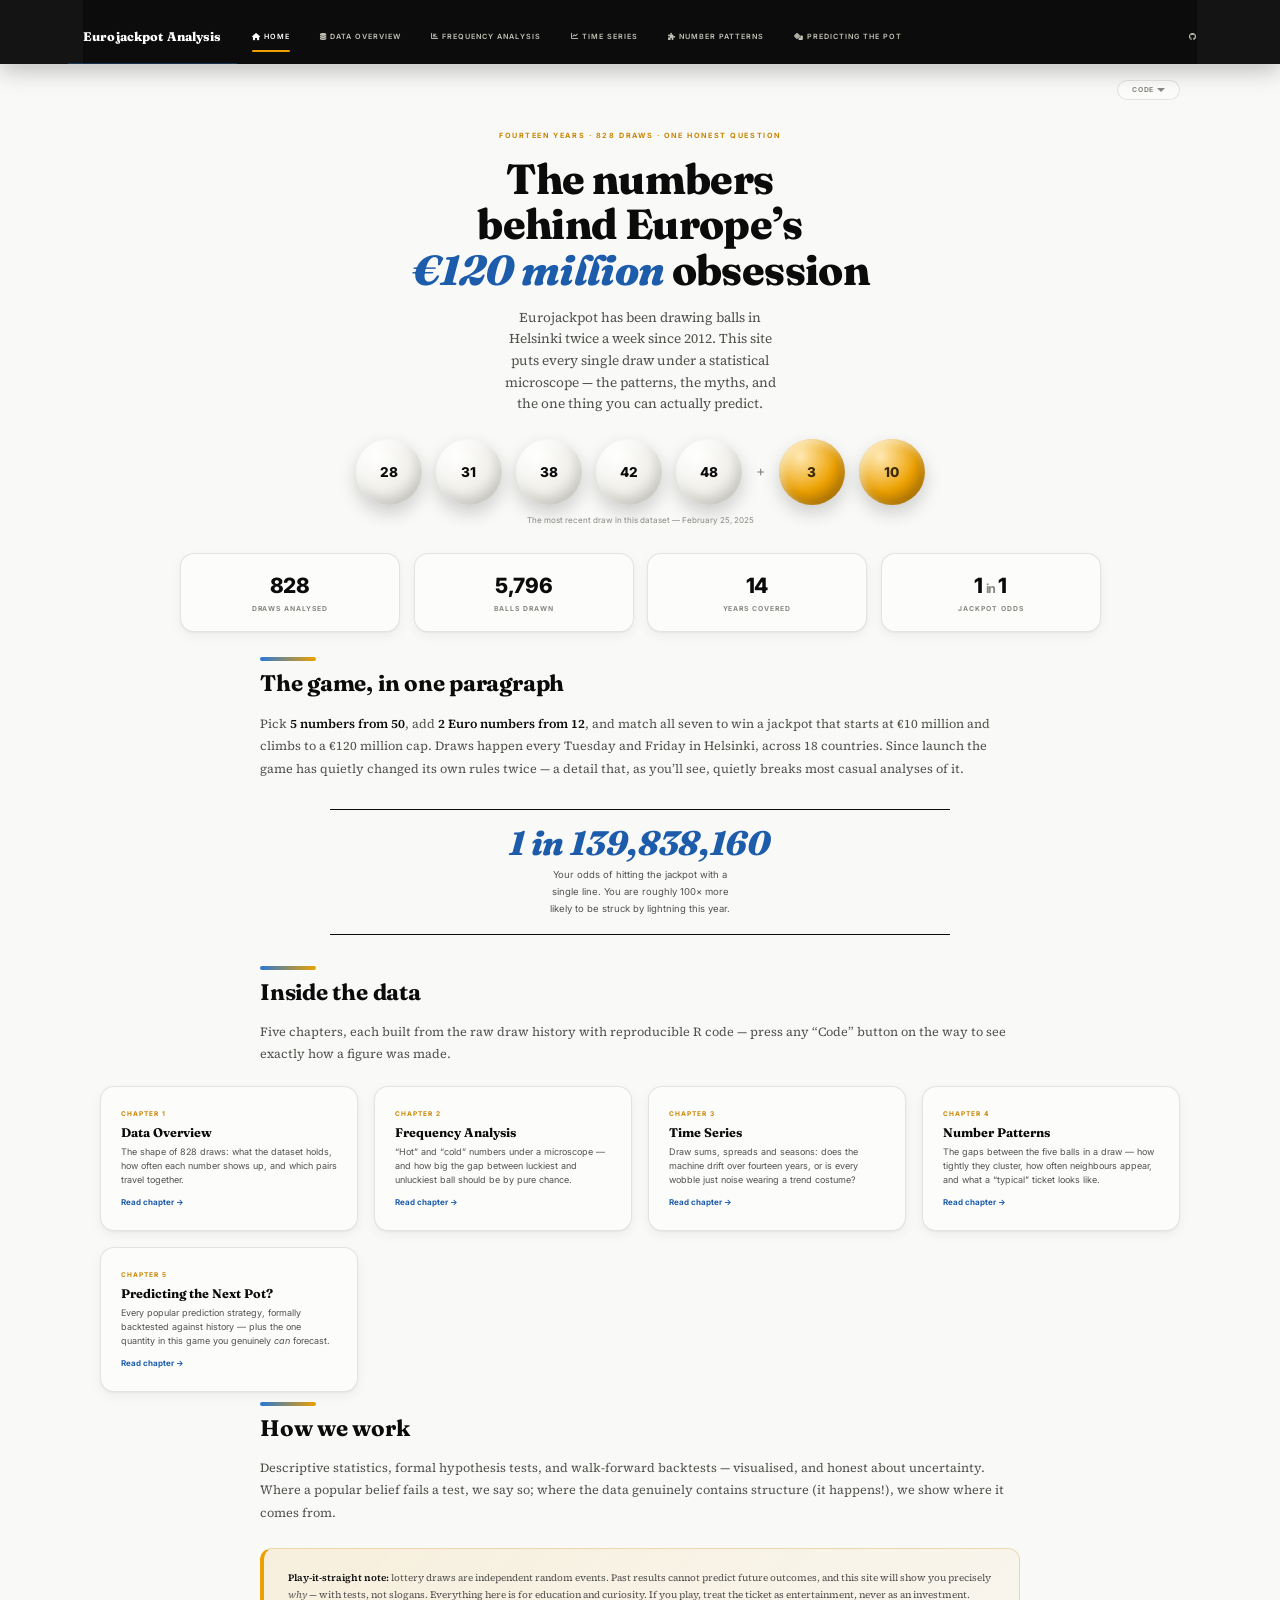
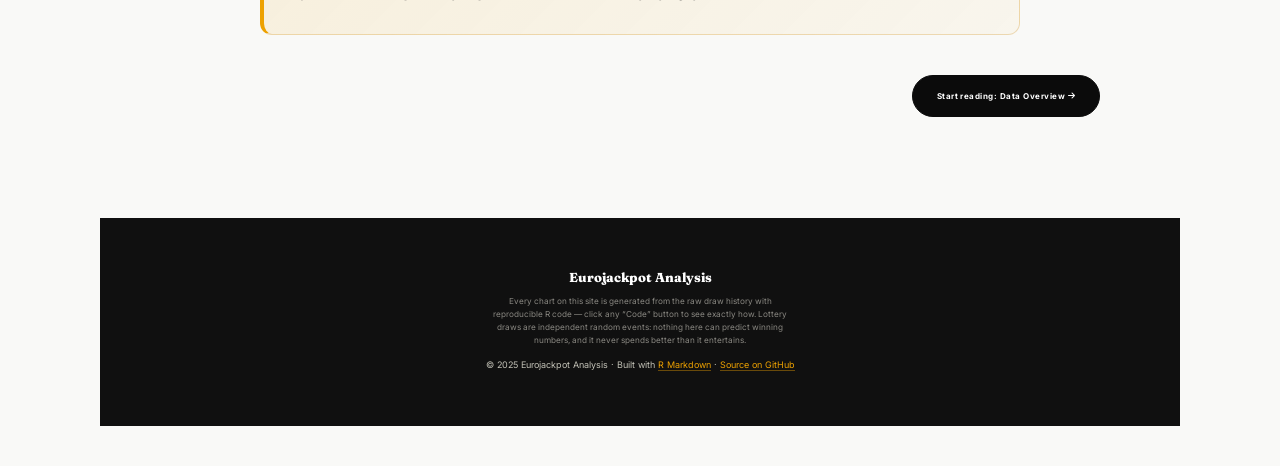
<file: docs/index.html>
<!DOCTYPE html>

<html>

<head>

<meta charset="utf-8" />
<meta name="generator" content="pandoc" />
<meta http-equiv="X-UA-Compatible" content="IE=EDGE" />




<title>Eurojackpot Analysis — The Numbers Behind Europe’s €120M
Obsession</title>

<script src="site_libs/header-attrs-2.25/header-attrs.js"></script>
<script src="site_libs/jquery-3.6.1/jquery-3.6.1.min.js"></script>
<meta name="viewport" content="width=device-width, initial-scale=1" />
<link href="site_libs/bootstrap-3.3.5/css/flatly.min.css" rel="stylesheet" />
<script src="site_libs/bootstrap-3.3.5/js/bootstrap.min.js"></script>
<script src="site_libs/bootstrap-3.3.5/shim/html5shiv.min.js"></script>
<script src="site_libs/bootstrap-3.3.5/shim/respond.min.js"></script>
<style>h1 {font-size: 34px;}
       h1.title {font-size: 38px;}
       h2 {font-size: 30px;}
       h3 {font-size: 24px;}
       h4 {font-size: 18px;}
       h5 {font-size: 16px;}
       h6 {font-size: 12px;}
       code {color: inherit; background-color: rgba(0, 0, 0, 0.04);}
       pre:not([class]) { background-color: white }</style>
<script src="site_libs/navigation-1.1/tabsets.js"></script>
<script src="site_libs/navigation-1.1/codefolding.js"></script>
<link href="site_libs/pagedtable-1.1/css/pagedtable.css" rel="stylesheet" />
<script src="site_libs/pagedtable-1.1/js/pagedtable.js"></script>
<link href="site_libs/font-awesome-6.4.2/css/all.min.css" rel="stylesheet" />
<link href="site_libs/font-awesome-6.4.2/css/v4-shims.min.css" rel="stylesheet" />
<meta name="theme-color" content="#101010">
<link rel="icon" href="data:image/svg+xml,<svg xmlns=%22http://www.w3.org/2000/svg%22 viewBox=%220 0 100 100%22><text y=%22.9em%22 font-size=%2290%22>🍀</text></svg>">
<link rel="preconnect" href="https://fonts.googleapis.com">
<link rel="preconnect" href="https://fonts.gstatic.com" crossorigin>
<link href="https://fonts.googleapis.com/css2?family=Fraunces:ital,opsz,wght@0,9..144,600..900;1,9..144,600..900&family=Source+Serif+4:ital,opsz,wght@0,8..60,400;0,8..60,600;1,8..60,400&family=Inter:wght@400;500;600;700;800&family=JetBrains+Mono:wght@400;600&display=swap" rel="stylesheet">

<style type="text/css">
  code{white-space: pre-wrap;}
  span.smallcaps{font-variant: small-caps;}
  span.underline{text-decoration: underline;}
  div.column{display: inline-block; vertical-align: top; width: 50%;}
  div.hanging-indent{margin-left: 1.5em; text-indent: -1.5em;}
  ul.task-list{list-style: none;}
    </style>







<link rel="stylesheet" href="styles.css" type="text/css" />



<style type = "text/css">
.main-container {
  max-width: 940px;
  margin-left: auto;
  margin-right: auto;
}
img {
  max-width:100%;
}
.tabbed-pane {
  padding-top: 12px;
}
.html-widget {
  margin-bottom: 20px;
}
button.code-folding-btn:focus {
  outline: none;
}
summary {
  display: list-item;
}
details > summary > p:only-child {
  display: inline;
}
pre code {
  padding: 0;
}
</style>


<style type="text/css">
.dropdown-submenu {
  position: relative;
}
.dropdown-submenu>.dropdown-menu {
  top: 0;
  left: 100%;
  margin-top: -6px;
  margin-left: -1px;
  border-radius: 0 6px 6px 6px;
}
.dropdown-submenu:hover>.dropdown-menu {
  display: block;
}
.dropdown-submenu>a:after {
  display: block;
  content: " ";
  float: right;
  width: 0;
  height: 0;
  border-color: transparent;
  border-style: solid;
  border-width: 5px 0 5px 5px;
  border-left-color: #cccccc;
  margin-top: 5px;
  margin-right: -10px;
}
.dropdown-submenu:hover>a:after {
  border-left-color: #adb5bd;
}
.dropdown-submenu.pull-left {
  float: none;
}
.dropdown-submenu.pull-left>.dropdown-menu {
  left: -100%;
  margin-left: 10px;
  border-radius: 6px 0 6px 6px;
}
</style>

<script type="text/javascript">
// manage active state of menu based on current page
$(document).ready(function () {
  // active menu anchor
  href = window.location.pathname
  href = href.substr(href.lastIndexOf('/') + 1)
  if (href === "")
    href = "index.html";
  var menuAnchor = $('a[href="' + href + '"]');

  // mark the anchor link active (and if it's in a dropdown, also mark that active)
  var dropdown = menuAnchor.closest('li.dropdown');
  if (window.bootstrap) { // Bootstrap 4+
    menuAnchor.addClass('active');
    dropdown.find('> .dropdown-toggle').addClass('active');
  } else { // Bootstrap 3
    menuAnchor.parent().addClass('active');
    dropdown.addClass('active');
  }

  // Navbar adjustments
  var navHeight = $(".navbar").first().height() + 15;
  var style = document.createElement('style');
  var pt = "padding-top: " + navHeight + "px; ";
  var mt = "margin-top: -" + navHeight + "px; ";
  var css = "";
  // offset scroll position for anchor links (for fixed navbar)
  for (var i = 1; i <= 6; i++) {
    css += ".section h" + i + "{ " + pt + mt + "}\n";
  }
  style.innerHTML = "body {" + pt + "padding-bottom: 40px; }\n" + css;
  document.head.appendChild(style);
});
</script>

<!-- tabsets -->

<style type="text/css">
.tabset-dropdown > .nav-tabs {
  display: inline-table;
  max-height: 500px;
  min-height: 44px;
  overflow-y: auto;
  border: 1px solid #ddd;
  border-radius: 4px;
}

.tabset-dropdown > .nav-tabs > li.active:before, .tabset-dropdown > .nav-tabs.nav-tabs-open:before {
  content: "\e259";
  font-family: 'Glyphicons Halflings';
  display: inline-block;
  padding: 10px;
  border-right: 1px solid #ddd;
}

.tabset-dropdown > .nav-tabs.nav-tabs-open > li.active:before {
  content: "\e258";
  font-family: 'Glyphicons Halflings';
  border: none;
}

.tabset-dropdown > .nav-tabs > li.active {
  display: block;
}

.tabset-dropdown > .nav-tabs > li > a,
.tabset-dropdown > .nav-tabs > li > a:focus,
.tabset-dropdown > .nav-tabs > li > a:hover {
  border: none;
  display: inline-block;
  border-radius: 4px;
  background-color: transparent;
}

.tabset-dropdown > .nav-tabs.nav-tabs-open > li {
  display: block;
  float: none;
}

.tabset-dropdown > .nav-tabs > li {
  display: none;
}
</style>

<!-- code folding -->
<style type="text/css">
.code-folding-btn { margin-bottom: 4px; }
</style>




</head>

<body>


<div class="container-fluid main-container">




<div class="navbar navbar-inverse  navbar-fixed-top" role="navigation">
  <div class="container">
    <div class="navbar-header">
      <button type="button" class="navbar-toggle collapsed" data-toggle="collapse" data-bs-toggle="collapse" data-target="#navbar" data-bs-target="#navbar">
        <span class="icon-bar"></span>
        <span class="icon-bar"></span>
        <span class="icon-bar"></span>
      </button>
      <a class="navbar-brand" href="index.html">Eurojackpot Analysis</a>
    </div>
    <div id="navbar" class="navbar-collapse collapse">
      <ul class="nav navbar-nav">
        <li>
  <a href="index.html">
    <span class="fa fa-home"></span>
     
    Home
  </a>
</li>
<li>
  <a href="data-overview.html">
    <span class="fa fa-database"></span>
     
    Data Overview
  </a>
</li>
<li>
  <a href="frequency-analysis.html">
    <span class="fa fa-chart-bar"></span>
     
    Frequency Analysis
  </a>
</li>
<li>
  <a href="time-series.html">
    <span class="fa fa-chart-line"></span>
     
    Time Series
  </a>
</li>
<li>
  <a href="number-patterns.html">
    <span class="fa fa-puzzle-piece"></span>
     
    Number Patterns
  </a>
</li>
<li>
  <a href="predictive-analysis.html">
    <span class="fa fa-dice"></span>
     
    Predicting the Pot
  </a>
</li>
      </ul>
      <ul class="nav navbar-nav navbar-right">
        <li>
  <a href="https://github.com/eonurk/eurojackpot">
    <span class="fa fa-github"></span>
     
  </a>
</li>
      </ul>
    </div><!--/.nav-collapse -->
  </div><!--/.container -->
</div><!--/.navbar -->

<div id="header">

<div class="btn-group pull-right float-right">
<button type="button" class="btn btn-default btn-xs btn-secondary btn-sm dropdown-toggle" data-toggle="dropdown" data-bs-toggle="dropdown" aria-haspopup="true" aria-expanded="false"><span>Code</span> <span class="caret"></span></button>
<ul class="dropdown-menu dropdown-menu-right" style="min-width: 50px;">
<li><a id="rmd-show-all-code" href="#">Show All Code</a></li>
<li><a id="rmd-hide-all-code" href="#">Hide All Code</a></li>
</ul>
</div>




</div>


<div class="ej-hero">
<p class="ej-kicker">
Fourteen years · 828 draws · one honest question
</p>
<h1 class="ej-headline">
The numbers behind Europe’s <span class="ej-accent">€120 million</span>
obsession
</h1>
<p class="ej-deck">
Eurojackpot has been drawing balls in Helsinki twice a week since 2012.
This site puts every single draw under a statistical microscope — the
patterns, the myths, and the one thing you can actually predict.
</p>
<div class="ej-balls" aria-label="Most recent draw in the dataset">
<p><span class="ball">28</span> <span class="ball">31</span> <span
class="ball">38</span> <span class="ball">42</span> <span
class="ball">48</span> <span class="ball plus">+</span> <span
class="ball euro">3</span> <span class="ball euro">10</span></p>
</div>
<p class="ej-balls-caption">
The most recent draw in this dataset — February 25, 2025
</p>
<div class="stat-grid">
<div class="stat-card">
<div class="stat-value">
<span class="count-up" data-target="828">828</span>
</div>
<div class="stat-label">
Draws analysed
</div>
</div>
<div class="stat-card">
<div class="stat-value">
<span class="count-up" data-target="5796">5,796</span>
</div>
<div class="stat-label">
Balls drawn
</div>
</div>
<div class="stat-card">
<div class="stat-value">
<span class="count-up" data-target="14">14</span>
</div>
<div class="stat-label">
Years covered
</div>
</div>
<div class="stat-card">
<div class="stat-value">
1<span class="stat-unit"> in </span><span class="count-up"
data-target="1.3983816\times 10^{8}">139,838,160</span>
</div>
<div class="stat-label">
Jackpot odds
</div>
</div>
</div>
</div>
<div id="the-game-in-one-paragraph" class="section level2">
<h2>The game, in one paragraph</h2>
<p>Pick <strong>5 numbers from 50</strong>, add <strong>2 Euro numbers
from 12</strong>, and match all seven to win a jackpot that starts at
€10 million and climbs to a €120 million cap. Draws happen every Tuesday
and Friday in Helsinki, across 18 countries. Since launch the game has
quietly changed its own rules twice — a detail that, as you’ll see,
quietly breaks most casual analyses of it.</p>
<div class="pull-stat">
<span class="big">1 in 139,838,160</span><span class="why">Your odds of
hitting the jackpot with a single line. You are roughly 100× more likely
to be struck by lightning this year.</span>
</div>
</div>
<div id="inside-the-data" class="section level2">
<h2>Inside the data</h2>
<p>Five chapters, each built from the raw draw history with reproducible
R code — press any “Code” button on the way to see exactly how a figure
was made.</p>
<div class="page-cards">
<p><a class="page-card" href="data-overview.html"><span
class="pc-kicker">Chapter 1</span><span class="pc-title">Data
Overview</span><span class="pc-desc">The shape of 828 draws: what the
dataset holds, how often each number shows up, and which pairs travel
together.</span><span class="pc-go">Read chapter →</span></a></p>
<p><a class="page-card" href="frequency-analysis.html"><span
class="pc-kicker">Chapter 2</span><span class="pc-title">Frequency
Analysis</span><span class="pc-desc">“Hot” and “cold” numbers under a
microscope — and how big the gap between luckiest and unluckiest ball
should be by pure chance.</span><span class="pc-go">Read chapter
→</span></a></p>
<p><a class="page-card" href="time-series.html"><span
class="pc-kicker">Chapter 3</span><span class="pc-title">Time
Series</span><span class="pc-desc">Draw sums, spreads and seasons: does
the machine drift over fourteen years, or is every wobble just noise
wearing a trend costume?</span><span class="pc-go">Read chapter
→</span></a></p>
<p><a class="page-card" href="number-patterns.html"><span
class="pc-kicker">Chapter 4</span><span class="pc-title">Number
Patterns</span><span class="pc-desc">The gaps between the five balls in
a draw — how tightly they cluster, how often neighbours appear, and what
a “typical” ticket looks like.</span><span class="pc-go">Read chapter
→</span></a></p>
<p><a class="page-card" href="predictive-analysis.html"><span
class="pc-kicker">Chapter 5</span><span class="pc-title">Predicting the
Next Pot?</span><span class="pc-desc">Every popular prediction strategy,
formally backtested against history — plus the one quantity in this game
you genuinely <em>can</em> forecast.</span><span class="pc-go">Read
chapter →</span></a></p>
</div>
</div>
<div id="how-we-work" class="section level2">
<h2>How we work</h2>
<p>Descriptive statistics, formal hypothesis tests, and walk-forward
backtests — visualised, and honest about uncertainty. Where a popular
belief fails a test, we say so; where the data genuinely contains
structure (it happens!), we show where it comes from.</p>
<div class="info-box">
<p><strong>Play-it-straight note:</strong> lottery draws are independent
random events. Past results cannot predict future outcomes, and this
site will show you precisely <em>why</em> — with tests, not slogans.
Everything here is for education and curiosity. If you play, treat the
ticket as entertainment, never as an investment.</p>
</div>
<div class="navigation-buttons">
<p><a href="data-overview.html" class="next-button">Start reading: Data
Overview <i class="fa fa-arrow-right"></i></a></p>
</div>
</div>

<footer class="footer">
  <div class="footer-brand">Eurojackpot Analysis</div>
  <p class="footer-note">
    Every chart on this site is generated from the raw draw history with reproducible R code —
    click any “Code” button to see exactly how. Lottery draws are independent random events:
    nothing here can predict winning numbers, and it never spends better than it entertains.
  </p>
  <p>© 2025 Eurojackpot Analysis · Built with <a href="https://rmarkdown.rstudio.com">R Markdown</a> ·
    <a href="https://github.com/eonurk/eurojackpot">Source on GitHub</a></p>
</footer>

<script>
(function () {
  var reduced = window.matchMedia && window.matchMedia("(prefers-reduced-motion: reduce)").matches;

  /* reading progress bar */
  var bar = document.createElement("div");
  bar.id = "ej-progress";
  document.body.appendChild(bar);
  var ticking = false;
  function paint() {
    var h = document.documentElement;
    var max = h.scrollHeight - h.clientHeight;
    bar.style.width = (max > 0 ? (h.scrollTop / max) * 100 : 0) + "%";
    ticking = false;
  }
  document.addEventListener("scroll", function () {
    if (!ticking) { ticking = true; requestAnimationFrame(paint); }
  }, { passive: true });
  paint();

  /* highlight the current page in the navbar */
  var here = location.pathname.split("/").pop() || "index.html";
  document.querySelectorAll(".navbar a[href]").forEach(function (a) {
    if (a.getAttribute("href") === here) {
      var li = a.closest("li");
      if (li) li.classList.add("active");
    }
  });

  /* frame every analysis page as a chapter of one document */
  var chapterMap = {
    "data-overview.html": "Chapter 1",
    "frequency-analysis.html": "Chapter 2",
    "time-series.html": "Chapter 3",
    "number-patterns.html": "Chapter 4",
    "predictive-analysis.html": "Chapter 5"
  };
  var titleEl = document.querySelector("#header h1.title");
  if (titleEl && chapterMap[here]) {
    var kick = document.createElement("p");
    kick.className = "chapter-kicker";
    kick.textContent = chapterMap[here] + " · Eurojackpot Analysis";
    titleEl.parentNode.insertBefore(kick, titleEl);
  }

  /* wrap tables so they scroll sideways on small screens */
  document.querySelectorAll(".main-container table").forEach(function (t) {
    if (t.closest(".table-scroll") || t.closest(".pagedtable")) return;
    var w = document.createElement("div");
    w.className = "table-scroll";
    t.parentNode.insertBefore(w, t);
    w.appendChild(t);
  });

  if (reduced || !("IntersectionObserver" in window)) return;

  /* scroll-reveal */
  var sel = [
    ".main-container .section > h2", ".main-container .section > h3",
    ".main-container .section > p", ".main-container > p",
    ".main-container .table-scroll", ".main-container .info-box",
    ".main-container .pull-stat", ".main-container pre",
    ".stat-card", ".page-card", ".navigation-buttons"
  ].join(", ");
  var els = [].slice.call(document.querySelectorAll(sel));
  var io = new IntersectionObserver(function (entries) {
    entries.forEach(function (e) {
      if (e.isIntersecting) { e.target.classList.add("in"); io.unobserve(e.target); }
    });
  }, { rootMargin: "0px 0px -7% 0px", threshold: 0.04 });
  els.forEach(function (el, i) {
    el.classList.add("rv");
    el.style.transitionDelay = (i % 4) * 60 + "ms";
    io.observe(el);
  });

  /* animated counters: <span class="count-up" data-target="828">828</span> */
  var counters = [].slice.call(document.querySelectorAll(".count-up"));
  if (counters.length) {
    var io2 = new IntersectionObserver(function (entries) {
      entries.forEach(function (e) {
        if (!e.isIntersecting) return;
        io2.unobserve(e.target);
        var el = e.target;
        var target = parseFloat(el.getAttribute("data-target") || "0");
        var t0 = null, dur = 1600;
        function tick(ts) {
          if (!t0) t0 = ts;
          var p = Math.min((ts - t0) / dur, 1);
          var eased = 1 - Math.pow(1 - p, 3);
          el.textContent = Math.round(target * eased).toLocaleString("en-US");
          if (p < 1) requestAnimationFrame(tick);
        }
        requestAnimationFrame(tick);
      });
    }, { threshold: 0.5 });
    counters.forEach(function (el) { el.textContent = "0"; io2.observe(el); });
  }
})();
</script>



</div>

<script>

// add bootstrap table styles to pandoc tables
function bootstrapStylePandocTables() {
  $('tr.odd').parent('tbody').parent('table').addClass('table table-condensed');
}
$(document).ready(function () {
  bootstrapStylePandocTables();
});


</script>

<!-- tabsets -->

<script>
$(document).ready(function () {
  window.buildTabsets("TOC");
});

$(document).ready(function () {
  $('.tabset-dropdown > .nav-tabs > li').click(function () {
    $(this).parent().toggleClass('nav-tabs-open');
  });
});
</script>

<!-- code folding -->
<script>
$(document).ready(function () {
  window.initializeCodeFolding("hide" === "show");
});
</script>


<!-- dynamically load mathjax for compatibility with self-contained -->
<script>
  (function () {
    var script = document.createElement("script");
    script.type = "text/javascript";
    script.src  = "https://mathjax.rstudio.com/latest/MathJax.js?config=TeX-AMS-MML_HTMLorMML";
    document.getElementsByTagName("head")[0].appendChild(script);
  })();
</script>

</body>
</html>
</file>
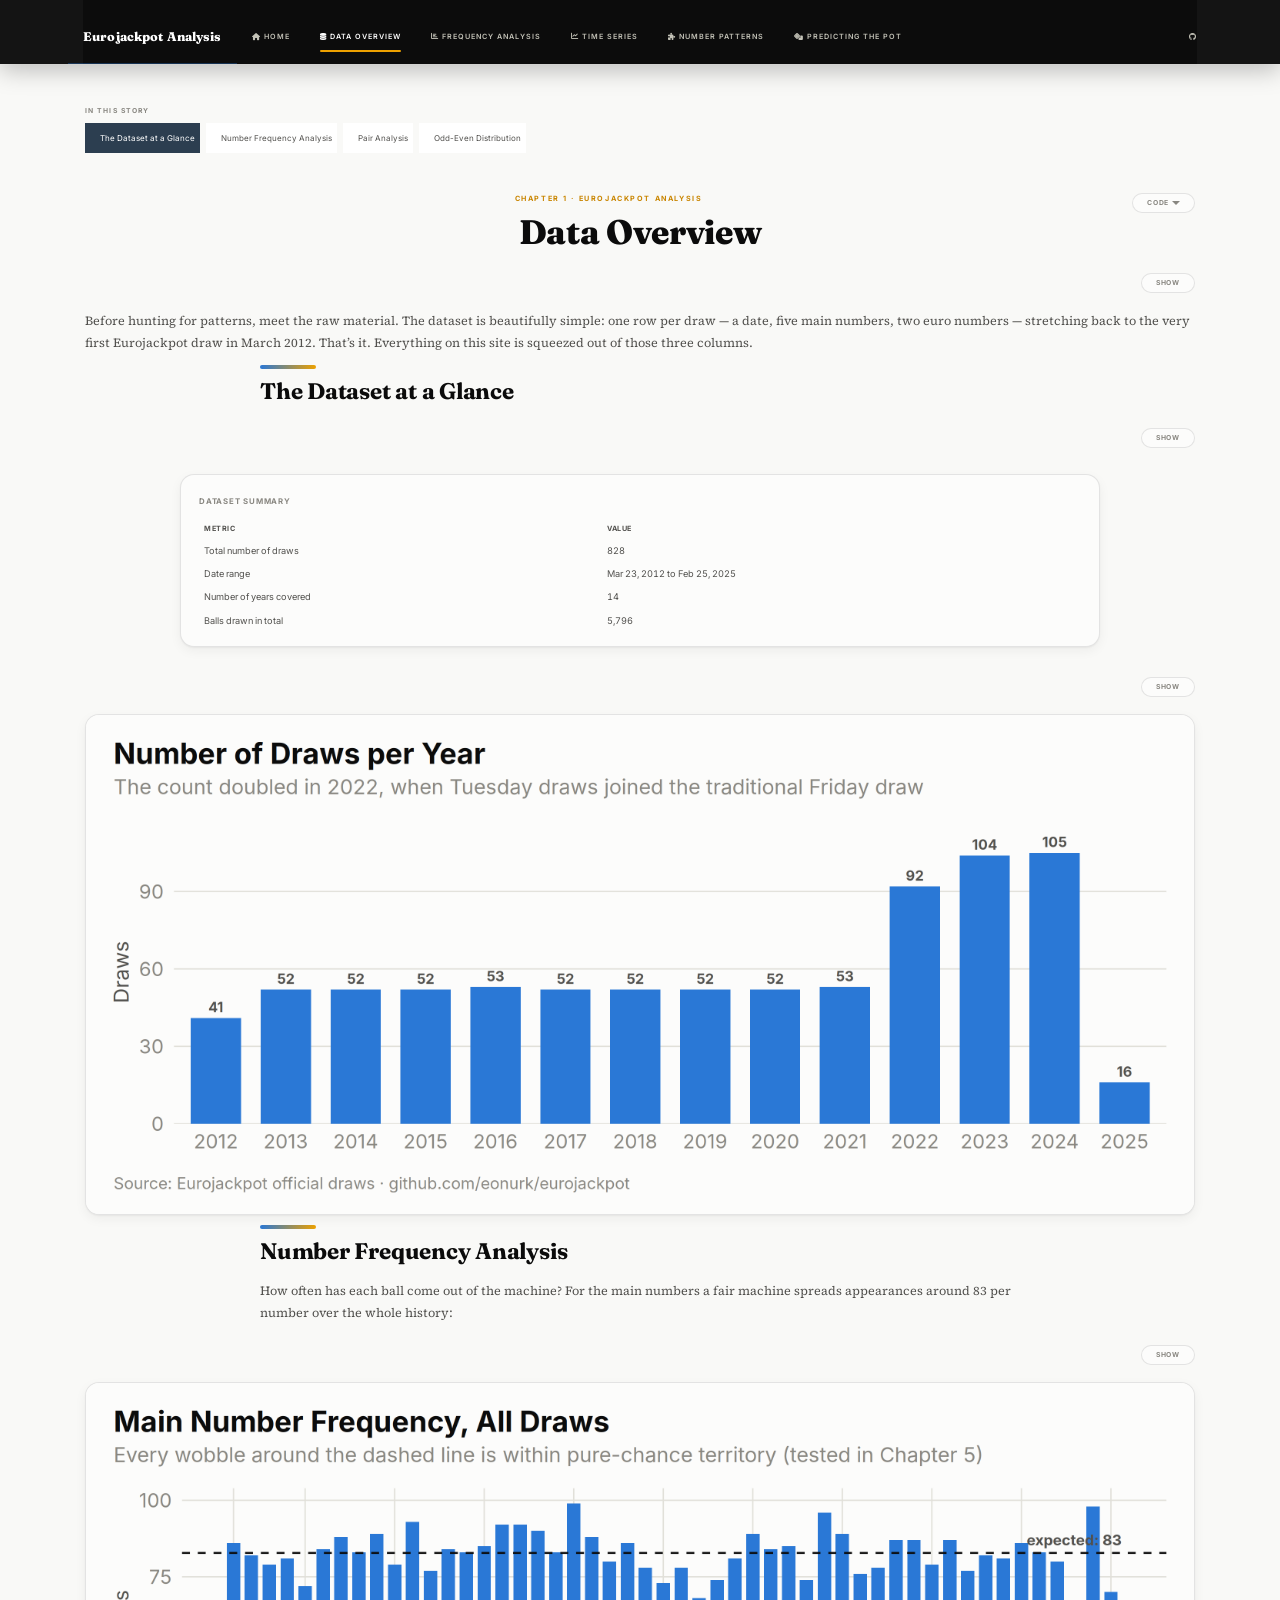
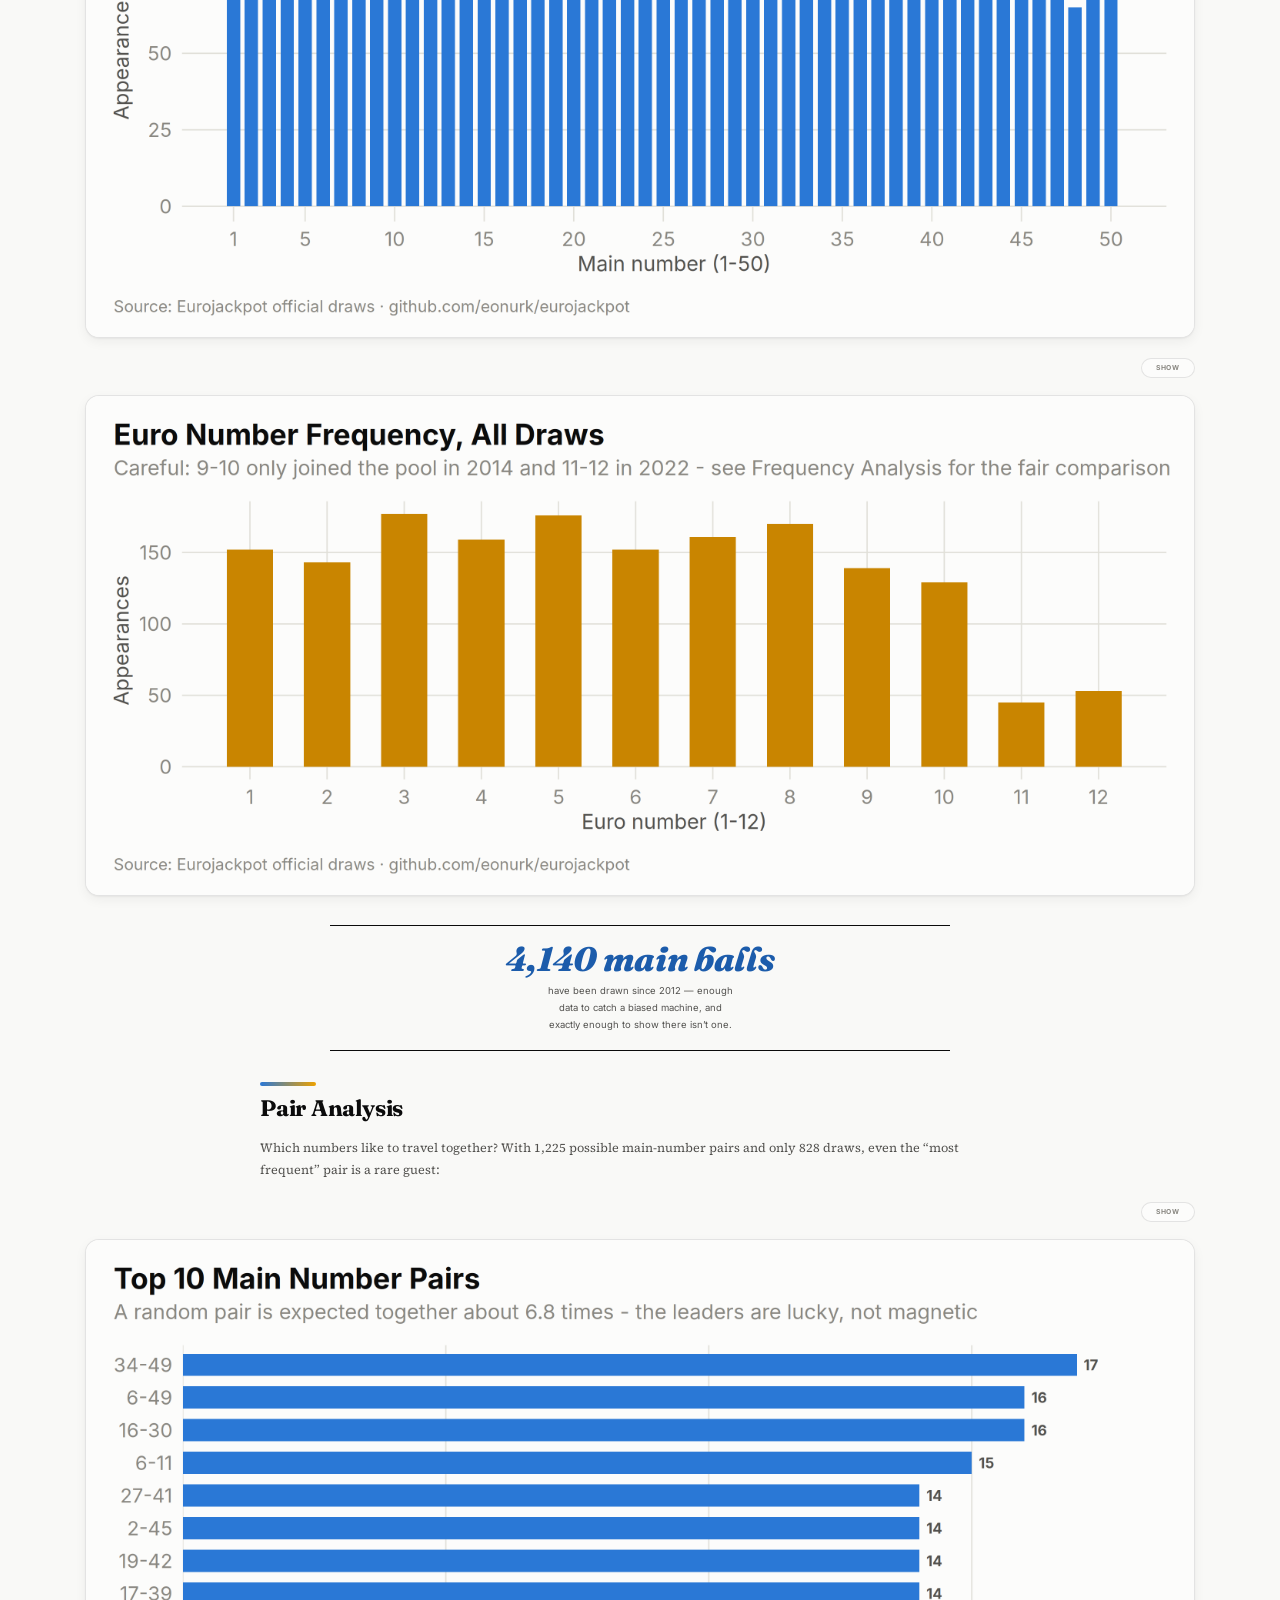
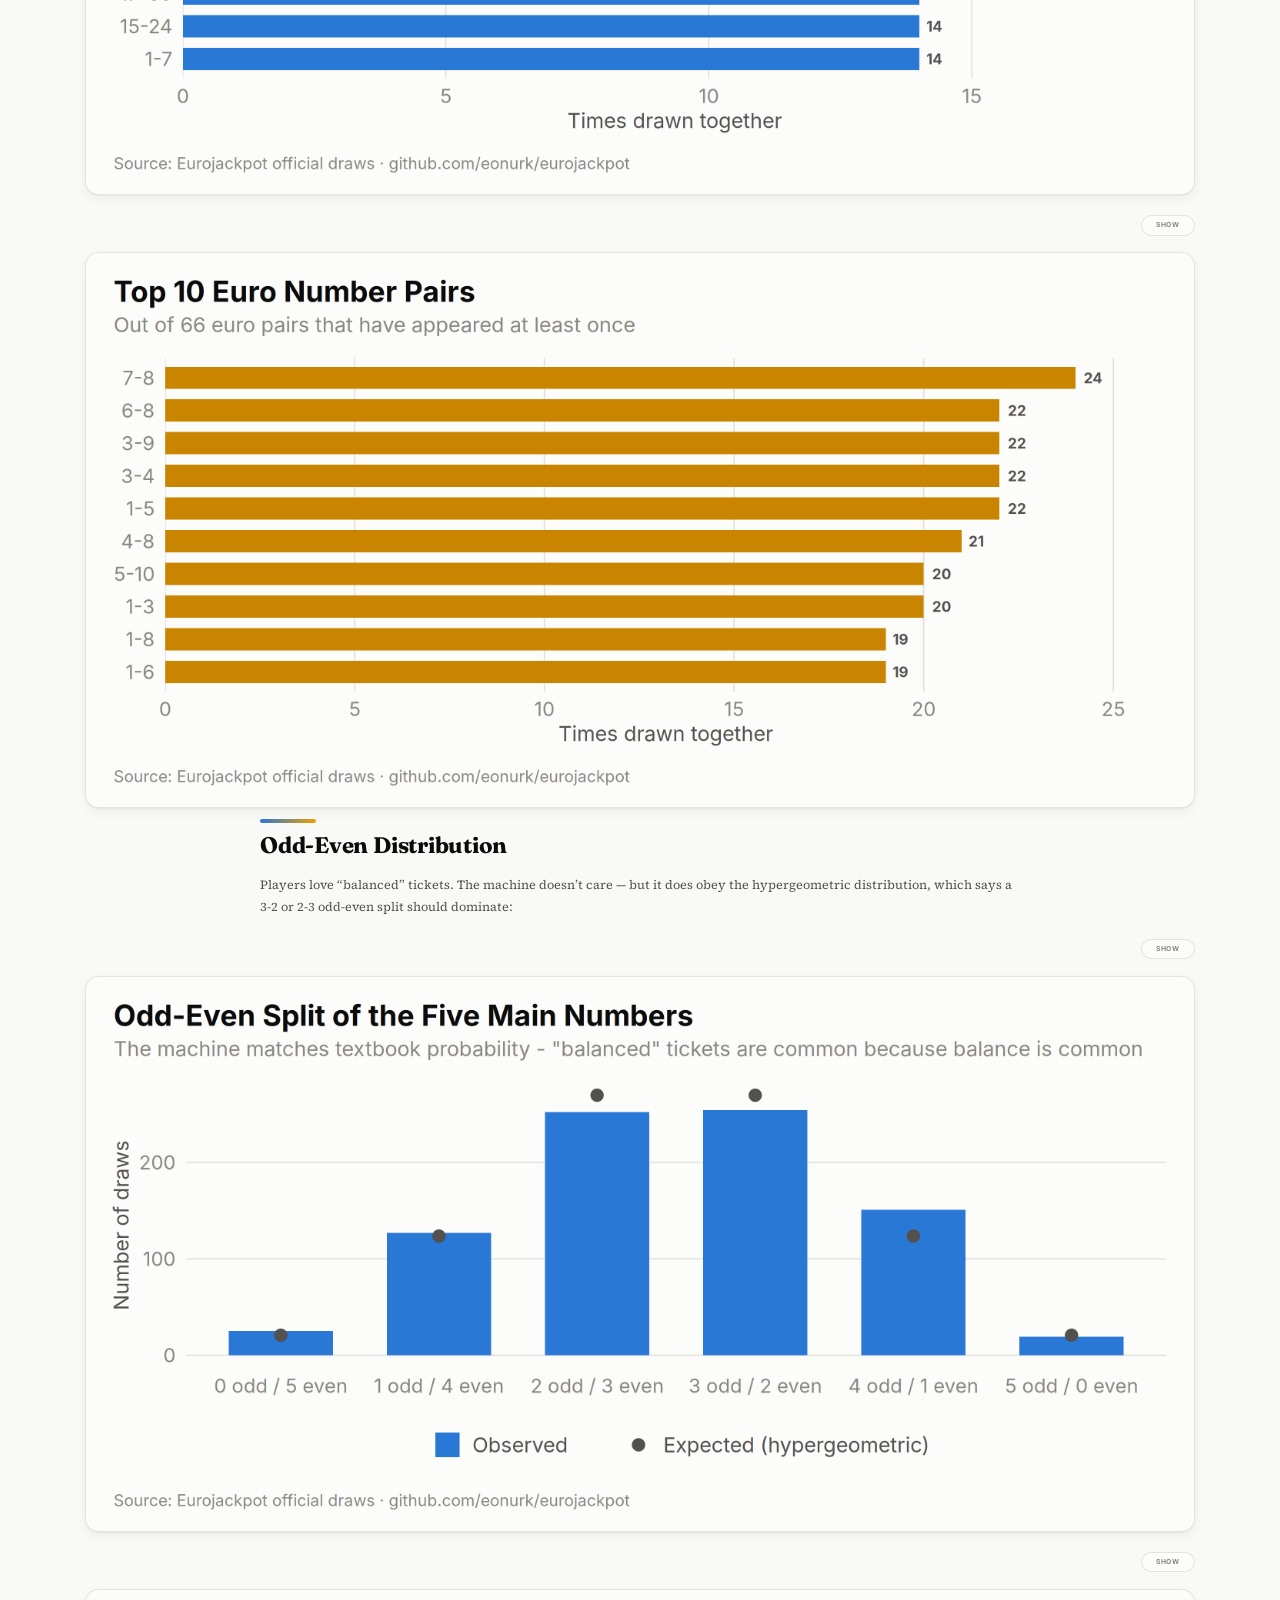
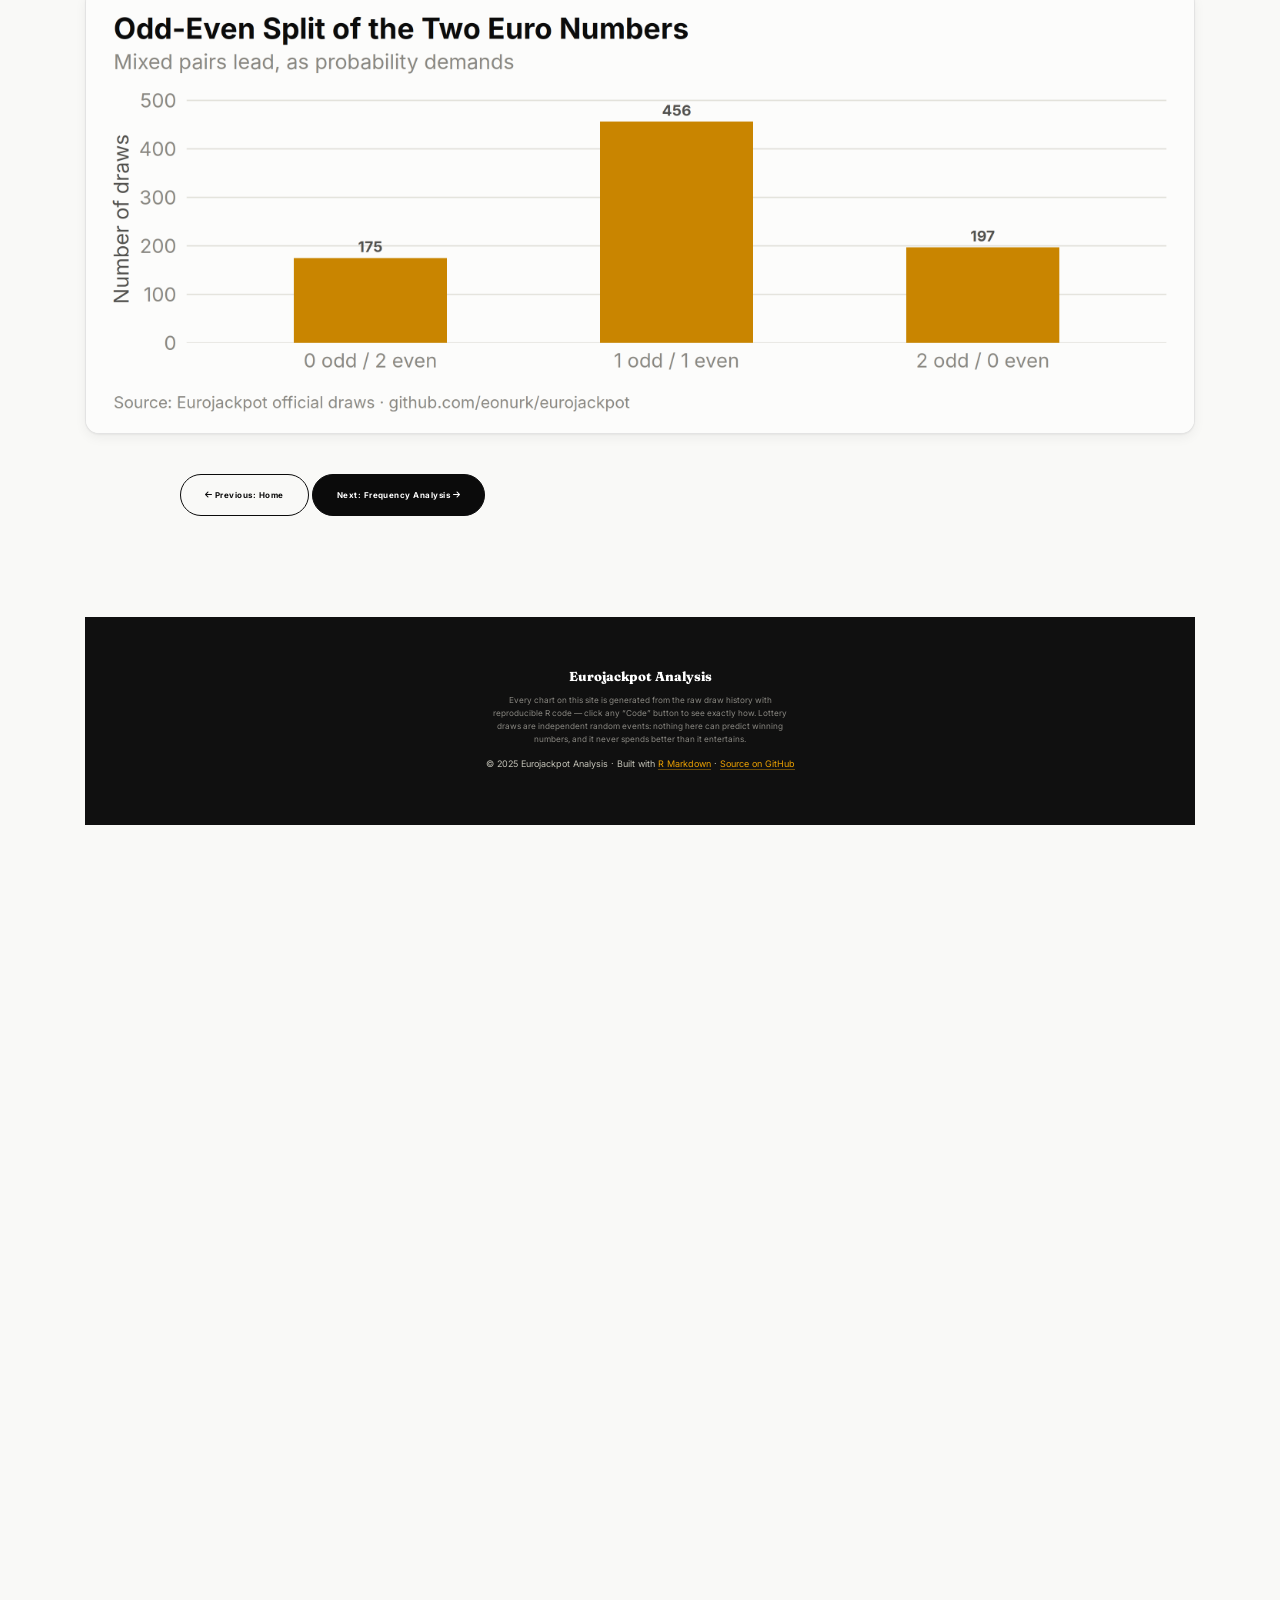
<file: docs/data-overview.html>
<!DOCTYPE html>

<html>

<head>

<meta charset="utf-8" />
<meta name="generator" content="pandoc" />
<meta http-equiv="X-UA-Compatible" content="IE=EDGE" />




<title>Data Overview</title>

<script src="site_libs/header-attrs-2.25/header-attrs.js"></script>
<script src="site_libs/jquery-3.6.1/jquery-3.6.1.min.js"></script>
<meta name="viewport" content="width=device-width, initial-scale=1" />
<link href="site_libs/bootstrap-3.3.5/css/flatly.min.css" rel="stylesheet" />
<script src="site_libs/bootstrap-3.3.5/js/bootstrap.min.js"></script>
<script src="site_libs/bootstrap-3.3.5/shim/html5shiv.min.js"></script>
<script src="site_libs/bootstrap-3.3.5/shim/respond.min.js"></script>
<style>h1 {font-size: 34px;}
       h1.title {font-size: 38px;}
       h2 {font-size: 30px;}
       h3 {font-size: 24px;}
       h4 {font-size: 18px;}
       h5 {font-size: 16px;}
       h6 {font-size: 12px;}
       code {color: inherit; background-color: rgba(0, 0, 0, 0.04);}
       pre:not([class]) { background-color: white }</style>
<script src="site_libs/jqueryui-1.13.2/jquery-ui.min.js"></script>
<link href="site_libs/tocify-1.9.1/jquery.tocify.css" rel="stylesheet" />
<script src="site_libs/tocify-1.9.1/jquery.tocify.js"></script>
<script src="site_libs/navigation-1.1/tabsets.js"></script>
<script src="site_libs/navigation-1.1/codefolding.js"></script>
<link href="site_libs/pagedtable-1.1/css/pagedtable.css" rel="stylesheet" />
<script src="site_libs/pagedtable-1.1/js/pagedtable.js"></script>
<link href="site_libs/font-awesome-6.4.2/css/all.min.css" rel="stylesheet" />
<link href="site_libs/font-awesome-6.4.2/css/v4-shims.min.css" rel="stylesheet" />
<meta name="theme-color" content="#101010">
<link rel="icon" href="data:image/svg+xml,<svg xmlns=%22http://www.w3.org/2000/svg%22 viewBox=%220 0 100 100%22><text y=%22.9em%22 font-size=%2290%22>🍀</text></svg>">
<link rel="preconnect" href="https://fonts.googleapis.com">
<link rel="preconnect" href="https://fonts.gstatic.com" crossorigin>
<link href="https://fonts.googleapis.com/css2?family=Fraunces:ital,opsz,wght@0,9..144,600..900;1,9..144,600..900&family=Source+Serif+4:ital,opsz,wght@0,8..60,400;0,8..60,600;1,8..60,400&family=Inter:wght@400;500;600;700;800&family=JetBrains+Mono:wght@400;600&display=swap" rel="stylesheet">

<style type="text/css">
  code{white-space: pre-wrap;}
  span.smallcaps{font-variant: small-caps;}
  span.underline{text-decoration: underline;}
  div.column{display: inline-block; vertical-align: top; width: 50%;}
  div.hanging-indent{margin-left: 1.5em; text-indent: -1.5em;}
  ul.task-list{list-style: none;}
    </style>



<style type="text/css">
  code {
    white-space: pre;
  }
  .sourceCode {
    overflow: visible;
  }
</style>
<style type="text/css" data-origin="pandoc">
pre > code.sourceCode { white-space: pre; position: relative; }
pre > code.sourceCode > span { line-height: 1.25; }
pre > code.sourceCode > span:empty { height: 1.2em; }
.sourceCode { overflow: visible; }
code.sourceCode > span { color: inherit; text-decoration: inherit; }
div.sourceCode { margin: 1em 0; }
pre.sourceCode { margin: 0; }
@media screen {
div.sourceCode { overflow: auto; }
}
@media print {
pre > code.sourceCode { white-space: pre-wrap; }
pre > code.sourceCode > span { text-indent: -5em; padding-left: 5em; }
}
pre.numberSource code
  { counter-reset: source-line 0; }
pre.numberSource code > span
  { position: relative; left: -4em; counter-increment: source-line; }
pre.numberSource code > span > a:first-child::before
  { content: counter(source-line);
    position: relative; left: -1em; text-align: right; vertical-align: baseline;
    border: none; display: inline-block;
    -webkit-touch-callout: none; -webkit-user-select: none;
    -khtml-user-select: none; -moz-user-select: none;
    -ms-user-select: none; user-select: none;
    padding: 0 4px; width: 4em;
  }
pre.numberSource { margin-left: 3em;  padding-left: 4px; }
div.sourceCode
  { color: #cccccc; background-color: #303030; }
@media screen {
pre > code.sourceCode > span > a:first-child::before { text-decoration: underline; }
}
code span.al { color: #ffcfaf; } /* Alert */
code span.an { color: #7f9f7f; font-weight: bold; } /* Annotation */
code span.at { } /* Attribute */
code span.bn { color: #dca3a3; } /* BaseN */
code span.bu { } /* BuiltIn */
code span.cf { color: #f0dfaf; } /* ControlFlow */
code span.ch { color: #dca3a3; } /* Char */
code span.cn { color: #dca3a3; font-weight: bold; } /* Constant */
code span.co { color: #7f9f7f; } /* Comment */
code span.cv { color: #7f9f7f; font-weight: bold; } /* CommentVar */
code span.do { color: #7f9f7f; } /* Documentation */
code span.dt { color: #dfdfbf; } /* DataType */
code span.dv { color: #dcdccc; } /* DecVal */
code span.er { color: #c3bf9f; } /* Error */
code span.ex { } /* Extension */
code span.fl { color: #c0bed1; } /* Float */
code span.fu { color: #efef8f; } /* Function */
code span.im { } /* Import */
code span.in { color: #7f9f7f; font-weight: bold; } /* Information */
code span.kw { color: #f0dfaf; } /* Keyword */
code span.op { color: #f0efd0; } /* Operator */
code span.ot { color: #efef8f; } /* Other */
code span.pp { color: #ffcfaf; font-weight: bold; } /* Preprocessor */
code span.sc { color: #dca3a3; } /* SpecialChar */
code span.ss { color: #cc9393; } /* SpecialString */
code span.st { color: #cc9393; } /* String */
code span.va { } /* Variable */
code span.vs { color: #cc9393; } /* VerbatimString */
code span.wa { color: #7f9f7f; font-weight: bold; } /* Warning */

.sourceCode .row {
  width: 100%;
}
.sourceCode {
  overflow-x: auto;
}
.code-folding-btn {
  margin-right: -30px;
}
</style>
<script>
// apply pandoc div.sourceCode style to pre.sourceCode instead
(function() {
  var sheets = document.styleSheets;
  for (var i = 0; i < sheets.length; i++) {
    if (sheets[i].ownerNode.dataset["origin"] !== "pandoc") continue;
    try { var rules = sheets[i].cssRules; } catch (e) { continue; }
    var j = 0;
    while (j < rules.length) {
      var rule = rules[j];
      // check if there is a div.sourceCode rule
      if (rule.type !== rule.STYLE_RULE || rule.selectorText !== "div.sourceCode") {
        j++;
        continue;
      }
      var style = rule.style.cssText;
      // check if color or background-color is set
      if (rule.style.color === '' && rule.style.backgroundColor === '') {
        j++;
        continue;
      }
      // replace div.sourceCode by a pre.sourceCode rule
      sheets[i].deleteRule(j);
      sheets[i].insertRule('pre.sourceCode{' + style + '}', j);
    }
  }
})();
</script>




<link rel="stylesheet" href="styles.css" type="text/css" />



<style type = "text/css">
.main-container {
  max-width: 940px;
  margin-left: auto;
  margin-right: auto;
}
img {
  max-width:100%;
}
.tabbed-pane {
  padding-top: 12px;
}
.html-widget {
  margin-bottom: 20px;
}
button.code-folding-btn:focus {
  outline: none;
}
summary {
  display: list-item;
}
details > summary > p:only-child {
  display: inline;
}
pre code {
  padding: 0;
}
</style>


<style type="text/css">
.dropdown-submenu {
  position: relative;
}
.dropdown-submenu>.dropdown-menu {
  top: 0;
  left: 100%;
  margin-top: -6px;
  margin-left: -1px;
  border-radius: 0 6px 6px 6px;
}
.dropdown-submenu:hover>.dropdown-menu {
  display: block;
}
.dropdown-submenu>a:after {
  display: block;
  content: " ";
  float: right;
  width: 0;
  height: 0;
  border-color: transparent;
  border-style: solid;
  border-width: 5px 0 5px 5px;
  border-left-color: #cccccc;
  margin-top: 5px;
  margin-right: -10px;
}
.dropdown-submenu:hover>a:after {
  border-left-color: #adb5bd;
}
.dropdown-submenu.pull-left {
  float: none;
}
.dropdown-submenu.pull-left>.dropdown-menu {
  left: -100%;
  margin-left: 10px;
  border-radius: 6px 0 6px 6px;
}
</style>

<script type="text/javascript">
// manage active state of menu based on current page
$(document).ready(function () {
  // active menu anchor
  href = window.location.pathname
  href = href.substr(href.lastIndexOf('/') + 1)
  if (href === "")
    href = "index.html";
  var menuAnchor = $('a[href="' + href + '"]');

  // mark the anchor link active (and if it's in a dropdown, also mark that active)
  var dropdown = menuAnchor.closest('li.dropdown');
  if (window.bootstrap) { // Bootstrap 4+
    menuAnchor.addClass('active');
    dropdown.find('> .dropdown-toggle').addClass('active');
  } else { // Bootstrap 3
    menuAnchor.parent().addClass('active');
    dropdown.addClass('active');
  }

  // Navbar adjustments
  var navHeight = $(".navbar").first().height() + 15;
  var style = document.createElement('style');
  var pt = "padding-top: " + navHeight + "px; ";
  var mt = "margin-top: -" + navHeight + "px; ";
  var css = "";
  // offset scroll position for anchor links (for fixed navbar)
  for (var i = 1; i <= 6; i++) {
    css += ".section h" + i + "{ " + pt + mt + "}\n";
  }
  style.innerHTML = "body {" + pt + "padding-bottom: 40px; }\n" + css;
  document.head.appendChild(style);
});
</script>

<!-- tabsets -->

<style type="text/css">
.tabset-dropdown > .nav-tabs {
  display: inline-table;
  max-height: 500px;
  min-height: 44px;
  overflow-y: auto;
  border: 1px solid #ddd;
  border-radius: 4px;
}

.tabset-dropdown > .nav-tabs > li.active:before, .tabset-dropdown > .nav-tabs.nav-tabs-open:before {
  content: "\e259";
  font-family: 'Glyphicons Halflings';
  display: inline-block;
  padding: 10px;
  border-right: 1px solid #ddd;
}

.tabset-dropdown > .nav-tabs.nav-tabs-open > li.active:before {
  content: "\e258";
  font-family: 'Glyphicons Halflings';
  border: none;
}

.tabset-dropdown > .nav-tabs > li.active {
  display: block;
}

.tabset-dropdown > .nav-tabs > li > a,
.tabset-dropdown > .nav-tabs > li > a:focus,
.tabset-dropdown > .nav-tabs > li > a:hover {
  border: none;
  display: inline-block;
  border-radius: 4px;
  background-color: transparent;
}

.tabset-dropdown > .nav-tabs.nav-tabs-open > li {
  display: block;
  float: none;
}

.tabset-dropdown > .nav-tabs > li {
  display: none;
}
</style>

<!-- code folding -->
<style type="text/css">
.code-folding-btn { margin-bottom: 4px; }
</style>



<style type="text/css">

#TOC {
  margin: 25px 0px 20px 0px;
}
@media (max-width: 768px) {
#TOC {
  position: relative;
  width: 100%;
}
}

@media print {
.toc-content {
  /* see https://github.com/w3c/csswg-drafts/issues/4434 */
  float: right;
}
}

.toc-content {
  padding-left: 30px;
  padding-right: 40px;
}

div.main-container {
  max-width: 1200px;
}

div.tocify {
  width: 20%;
  max-width: 260px;
  max-height: 85%;
}

@media (min-width: 768px) and (max-width: 991px) {
  div.tocify {
    width: 25%;
  }
}

@media (max-width: 767px) {
  div.tocify {
    width: 100%;
    max-width: none;
  }
}

.tocify ul, .tocify li {
  line-height: 20px;
}

.tocify-subheader .tocify-item {
  font-size: 0.90em;
}

.tocify .list-group-item {
  border-radius: 0px;
}

.tocify-subheader {
  display: inline;
}
.tocify-subheader .tocify-item {
  font-size: 0.95em;
}

</style>



</head>

<body>


<div class="container-fluid main-container">


<!-- setup 3col/9col grid for toc_float and main content  -->
<div class="row">
<div class="col-xs-12 col-sm-4 col-md-3">
<div id="TOC" class="tocify">
</div>
</div>

<div class="toc-content col-xs-12 col-sm-8 col-md-9">




<div class="navbar navbar-inverse  navbar-fixed-top" role="navigation">
  <div class="container">
    <div class="navbar-header">
      <button type="button" class="navbar-toggle collapsed" data-toggle="collapse" data-bs-toggle="collapse" data-target="#navbar" data-bs-target="#navbar">
        <span class="icon-bar"></span>
        <span class="icon-bar"></span>
        <span class="icon-bar"></span>
      </button>
      <a class="navbar-brand" href="index.html">Eurojackpot Analysis</a>
    </div>
    <div id="navbar" class="navbar-collapse collapse">
      <ul class="nav navbar-nav">
        <li>
  <a href="index.html">
    <span class="fa fa-home"></span>
     
    Home
  </a>
</li>
<li>
  <a href="data-overview.html">
    <span class="fa fa-database"></span>
     
    Data Overview
  </a>
</li>
<li>
  <a href="frequency-analysis.html">
    <span class="fa fa-chart-bar"></span>
     
    Frequency Analysis
  </a>
</li>
<li>
  <a href="time-series.html">
    <span class="fa fa-chart-line"></span>
     
    Time Series
  </a>
</li>
<li>
  <a href="number-patterns.html">
    <span class="fa fa-puzzle-piece"></span>
     
    Number Patterns
  </a>
</li>
<li>
  <a href="predictive-analysis.html">
    <span class="fa fa-dice"></span>
     
    Predicting the Pot
  </a>
</li>
      </ul>
      <ul class="nav navbar-nav navbar-right">
        <li>
  <a href="https://github.com/eonurk/eurojackpot">
    <span class="fa fa-github"></span>
     
  </a>
</li>
      </ul>
    </div><!--/.nav-collapse -->
  </div><!--/.container -->
</div><!--/.navbar -->

<div id="header">

<div class="btn-group pull-right float-right">
<button type="button" class="btn btn-default btn-xs btn-secondary btn-sm dropdown-toggle" data-toggle="dropdown" data-bs-toggle="dropdown" aria-haspopup="true" aria-expanded="false"><span>Code</span> <span class="caret"></span></button>
<ul class="dropdown-menu dropdown-menu-right" style="min-width: 50px;">
<li><a id="rmd-show-all-code" href="#">Show All Code</a></li>
<li><a id="rmd-hide-all-code" href="#">Hide All Code</a></li>
</ul>
</div>



<h1 class="title toc-ignore">Data Overview</h1>

</div>


<div class="sourceCode" id="cb1"><pre class="sourceCode r"><code class="sourceCode r"><span id="cb1-1"><a href="#cb1-1" tabindex="-1"></a><span class="co"># Read the CSV file</span></span>
<span id="cb1-2"><a href="#cb1-2" tabindex="-1"></a>results <span class="ot">&lt;-</span> <span class="fu">read.csv</span>(<span class="st">&quot;eurojackpot_results.csv&quot;</span>, <span class="at">stringsAsFactors =</span> <span class="cn">FALSE</span>)</span>
<span id="cb1-3"><a href="#cb1-3" tabindex="-1"></a></span>
<span id="cb1-4"><a href="#cb1-4" tabindex="-1"></a><span class="co"># Convert date format to day, month, year</span></span>
<span id="cb1-5"><a href="#cb1-5" tabindex="-1"></a>results<span class="sc">$</span>draw_date <span class="ot">&lt;-</span> <span class="fu">as.Date</span>(results<span class="sc">$</span>draw_date)</span>
<span id="cb1-6"><a href="#cb1-6" tabindex="-1"></a>results<span class="sc">$</span>day <span class="ot">&lt;-</span> <span class="fu">format</span>(results<span class="sc">$</span>draw_date, <span class="st">&quot;%d&quot;</span>)</span>
<span id="cb1-7"><a href="#cb1-7" tabindex="-1"></a>results<span class="sc">$</span>month <span class="ot">&lt;-</span> <span class="fu">format</span>(results<span class="sc">$</span>draw_date, <span class="st">&quot;%m&quot;</span>)</span>
<span id="cb1-8"><a href="#cb1-8" tabindex="-1"></a>results<span class="sc">$</span>year <span class="ot">&lt;-</span> <span class="fu">format</span>(results<span class="sc">$</span>draw_date, <span class="st">&quot;%Y&quot;</span>)</span>
<span id="cb1-9"><a href="#cb1-9" tabindex="-1"></a></span>
<span id="cb1-10"><a href="#cb1-10" tabindex="-1"></a><span class="co"># Split main numbers into separate columns</span></span>
<span id="cb1-11"><a href="#cb1-11" tabindex="-1"></a>main_numbers_split <span class="ot">&lt;-</span> <span class="fu">strsplit</span>(<span class="fu">gsub</span>(<span class="st">&quot;</span><span class="sc">\&quot;</span><span class="st">&quot;</span>, <span class="st">&quot;&quot;</span>, results<span class="sc">$</span>main_numbers), <span class="st">&quot;,&quot;</span>)</span>
<span id="cb1-12"><a href="#cb1-12" tabindex="-1"></a>main_numbers_matrix <span class="ot">&lt;-</span> <span class="fu">do.call</span>(rbind, main_numbers_split)</span>
<span id="cb1-13"><a href="#cb1-13" tabindex="-1"></a><span class="fu">colnames</span>(main_numbers_matrix) <span class="ot">&lt;-</span> <span class="fu">paste0</span>(<span class="st">&quot;main_&quot;</span>, <span class="dv">1</span><span class="sc">:</span><span class="dv">5</span>)</span>
<span id="cb1-14"><a href="#cb1-14" tabindex="-1"></a>results <span class="ot">&lt;-</span> <span class="fu">cbind</span>(results, main_numbers_matrix)</span>
<span id="cb1-15"><a href="#cb1-15" tabindex="-1"></a></span>
<span id="cb1-16"><a href="#cb1-16" tabindex="-1"></a><span class="co"># Split euro numbers into separate columns</span></span>
<span id="cb1-17"><a href="#cb1-17" tabindex="-1"></a>euro_numbers_split <span class="ot">&lt;-</span> <span class="fu">strsplit</span>(<span class="fu">gsub</span>(<span class="st">&quot;</span><span class="sc">\&quot;</span><span class="st">&quot;</span>, <span class="st">&quot;&quot;</span>, results<span class="sc">$</span>euro_numbers), <span class="st">&quot;,&quot;</span>)</span>
<span id="cb1-18"><a href="#cb1-18" tabindex="-1"></a>euro_numbers_matrix <span class="ot">&lt;-</span> <span class="fu">do.call</span>(rbind, euro_numbers_split)</span>
<span id="cb1-19"><a href="#cb1-19" tabindex="-1"></a><span class="fu">colnames</span>(euro_numbers_matrix) <span class="ot">&lt;-</span> <span class="fu">paste0</span>(<span class="st">&quot;euro_&quot;</span>, <span class="dv">1</span><span class="sc">:</span><span class="dv">2</span>)</span>
<span id="cb1-20"><a href="#cb1-20" tabindex="-1"></a>results <span class="ot">&lt;-</span> <span class="fu">cbind</span>(results, euro_numbers_matrix)</span>
<span id="cb1-21"><a href="#cb1-21" tabindex="-1"></a></span>
<span id="cb1-22"><a href="#cb1-22" tabindex="-1"></a><span class="co"># Convert number columns to numeric</span></span>
<span id="cb1-23"><a href="#cb1-23" tabindex="-1"></a><span class="cf">for</span> (col <span class="cf">in</span> <span class="fu">c</span>(<span class="fu">paste0</span>(<span class="st">&quot;main_&quot;</span>, <span class="dv">1</span><span class="sc">:</span><span class="dv">5</span>), <span class="fu">paste0</span>(<span class="st">&quot;euro_&quot;</span>, <span class="dv">1</span><span class="sc">:</span><span class="dv">2</span>))) {</span>
<span id="cb1-24"><a href="#cb1-24" tabindex="-1"></a>    results[[col]] <span class="ot">&lt;-</span> <span class="fu">as.numeric</span>(results[[col]])</span>
<span id="cb1-25"><a href="#cb1-25" tabindex="-1"></a>}</span>
<span id="cb1-26"><a href="#cb1-26" tabindex="-1"></a></span>
<span id="cb1-27"><a href="#cb1-27" tabindex="-1"></a>n <span class="ot">&lt;-</span> <span class="fu">nrow</span>(results)</span></code></pre></div>
<p>Before hunting for patterns, meet the raw material. The dataset is
beautifully simple: one row per draw — a date, five main numbers, two
euro numbers — stretching back to the very first Eurojackpot draw in
March 2012. That’s it. Everything on this site is squeezed out of those
three columns.</p>
<div id="the-dataset-at-a-glance" class="section level2">
<h2>The Dataset at a Glance</h2>
<div class="sourceCode" id="cb2"><pre class="sourceCode r"><code class="sourceCode r"><span id="cb2-1"><a href="#cb2-1" tabindex="-1"></a>summary_df <span class="ot">&lt;-</span> <span class="fu">data.frame</span>(</span>
<span id="cb2-2"><a href="#cb2-2" tabindex="-1"></a>    <span class="at">Metric =</span> <span class="fu">c</span>(<span class="st">&quot;Total number of draws&quot;</span>, <span class="st">&quot;Date range&quot;</span>, <span class="st">&quot;Number of years covered&quot;</span>, <span class="st">&quot;Balls drawn in total&quot;</span>),</span>
<span id="cb2-3"><a href="#cb2-3" tabindex="-1"></a>    <span class="at">Value =</span> <span class="fu">c</span>(</span>
<span id="cb2-4"><a href="#cb2-4" tabindex="-1"></a>        <span class="fu">format</span>(n, <span class="at">big.mark =</span> <span class="st">&quot;,&quot;</span>),</span>
<span id="cb2-5"><a href="#cb2-5" tabindex="-1"></a>        <span class="fu">paste</span>(<span class="fu">format</span>(<span class="fu">min</span>(results<span class="sc">$</span>draw_date), <span class="st">&quot;%b %d, %Y&quot;</span>), <span class="st">&quot;to&quot;</span>, <span class="fu">format</span>(<span class="fu">max</span>(results<span class="sc">$</span>draw_date), <span class="st">&quot;%b %d, %Y&quot;</span>)),</span>
<span id="cb2-6"><a href="#cb2-6" tabindex="-1"></a>        <span class="fu">length</span>(<span class="fu">unique</span>(results<span class="sc">$</span>year)),</span>
<span id="cb2-7"><a href="#cb2-7" tabindex="-1"></a>        <span class="fu">format</span>(n <span class="sc">*</span> <span class="dv">7</span>, <span class="at">big.mark =</span> <span class="st">&quot;,&quot;</span>)</span>
<span id="cb2-8"><a href="#cb2-8" tabindex="-1"></a>    )</span>
<span id="cb2-9"><a href="#cb2-9" tabindex="-1"></a>)</span>
<span id="cb2-10"><a href="#cb2-10" tabindex="-1"></a></span>
<span id="cb2-11"><a href="#cb2-11" tabindex="-1"></a>knitr<span class="sc">::</span><span class="fu">kable</span>(summary_df,</span>
<span id="cb2-12"><a href="#cb2-12" tabindex="-1"></a>    <span class="at">caption =</span> <span class="st">&quot;Dataset summary&quot;</span>,</span>
<span id="cb2-13"><a href="#cb2-13" tabindex="-1"></a>    <span class="at">col.names =</span> <span class="fu">c</span>(<span class="st">&quot;Metric&quot;</span>, <span class="st">&quot;Value&quot;</span>),</span>
<span id="cb2-14"><a href="#cb2-14" tabindex="-1"></a>    <span class="at">align =</span> <span class="fu">c</span>(<span class="st">&quot;l&quot;</span>, <span class="st">&quot;l&quot;</span>)</span>
<span id="cb2-15"><a href="#cb2-15" tabindex="-1"></a>)</span></code></pre></div>
<table>
<caption>Dataset summary</caption>
<thead>
<tr class="header">
<th align="left">Metric</th>
<th align="left">Value</th>
</tr>
</thead>
<tbody>
<tr class="odd">
<td align="left">Total number of draws</td>
<td align="left">828</td>
</tr>
<tr class="even">
<td align="left">Date range</td>
<td align="left">Mar 23, 2012 to Feb 25, 2025</td>
</tr>
<tr class="odd">
<td align="left">Number of years covered</td>
<td align="left">14</td>
</tr>
<tr class="even">
<td align="left">Balls drawn in total</td>
<td align="left">5,796</td>
</tr>
</tbody>
</table>
<div class="sourceCode" id="cb3"><pre class="sourceCode r"><code class="sourceCode r"><span id="cb3-1"><a href="#cb3-1" tabindex="-1"></a>yearly <span class="ot">&lt;-</span> results <span class="sc">%&gt;%</span> <span class="fu">count</span>(year)</span>
<span id="cb3-2"><a href="#cb3-2" tabindex="-1"></a></span>
<span id="cb3-3"><a href="#cb3-3" tabindex="-1"></a><span class="fu">ggplot</span>(yearly, <span class="fu">aes</span>(<span class="at">x =</span> year, <span class="at">y =</span> n)) <span class="sc">+</span></span>
<span id="cb3-4"><a href="#cb3-4" tabindex="-1"></a>    <span class="fu">geom_col</span>(<span class="at">fill =</span> ej_blue, <span class="at">width =</span> <span class="fl">0.72</span>) <span class="sc">+</span></span>
<span id="cb3-5"><a href="#cb3-5" tabindex="-1"></a>    <span class="fu">geom_text</span>(<span class="fu">aes</span>(<span class="at">label =</span> n), <span class="at">vjust =</span> <span class="sc">-</span><span class="fl">0.55</span>, <span class="at">size =</span> <span class="fl">3.2</span>, <span class="at">color =</span> ej_ink2, <span class="at">fontface =</span> <span class="st">&quot;bold&quot;</span>) <span class="sc">+</span></span>
<span id="cb3-6"><a href="#cb3-6" tabindex="-1"></a>    <span class="fu">scale_y_continuous</span>(<span class="at">expand =</span> <span class="fu">expansion</span>(<span class="at">mult =</span> <span class="fu">c</span>(<span class="dv">0</span>, <span class="fl">0.12</span>))) <span class="sc">+</span></span>
<span id="cb3-7"><a href="#cb3-7" tabindex="-1"></a>    <span class="fu">labs</span>(</span>
<span id="cb3-8"><a href="#cb3-8" tabindex="-1"></a>        <span class="at">title =</span> <span class="st">&quot;Number of Draws per Year&quot;</span>,</span>
<span id="cb3-9"><a href="#cb3-9" tabindex="-1"></a>        <span class="at">subtitle =</span> <span class="st">&quot;The count doubled in 2022, when Tuesday draws joined the traditional Friday draw&quot;</span>,</span>
<span id="cb3-10"><a href="#cb3-10" tabindex="-1"></a>        <span class="at">x =</span> <span class="cn">NULL</span>, <span class="at">y =</span> <span class="st">&quot;Draws&quot;</span>, <span class="at">caption =</span> ej_caption</span>
<span id="cb3-11"><a href="#cb3-11" tabindex="-1"></a>    ) <span class="sc">+</span></span>
<span id="cb3-12"><a href="#cb3-12" tabindex="-1"></a>    <span class="fu">theme</span>(<span class="at">panel.grid.major.x =</span> <span class="fu">element_blank</span>())</span></code></pre></div>
<p><img src="data-overview_files/figure-html/draws-by-year-1.png" width="100%" style="display: block; margin: auto;" /></p>
</div>
<div id="number-frequency-analysis" class="section level2">
<h2>Number Frequency Analysis</h2>
<p>How often has each ball come out of the machine? For the main numbers
a fair machine spreads appearances around 83 per number over the whole
history:</p>
<div class="sourceCode" id="cb4"><pre class="sourceCode r"><code class="sourceCode r"><span id="cb4-1"><a href="#cb4-1" tabindex="-1"></a>main_freq_df <span class="ot">&lt;-</span> <span class="fu">data.frame</span>(<span class="at">number =</span> <span class="dv">1</span><span class="sc">:</span><span class="dv">50</span>, <span class="at">frequency =</span> <span class="fu">tabulate</span>(</span>
<span id="cb4-2"><a href="#cb4-2" tabindex="-1"></a>    <span class="fu">as.integer</span>(<span class="fu">as.matrix</span>(results[, <span class="fu">paste0</span>(<span class="st">&quot;main_&quot;</span>, <span class="dv">1</span><span class="sc">:</span><span class="dv">5</span>)])),</span>
<span id="cb4-3"><a href="#cb4-3" tabindex="-1"></a>    <span class="at">nbins =</span> <span class="dv">50</span></span>
<span id="cb4-4"><a href="#cb4-4" tabindex="-1"></a>))</span>
<span id="cb4-5"><a href="#cb4-5" tabindex="-1"></a>expected_main <span class="ot">&lt;-</span> <span class="dv">5</span> <span class="sc">*</span> n <span class="sc">/</span> <span class="dv">50</span></span>
<span id="cb4-6"><a href="#cb4-6" tabindex="-1"></a></span>
<span id="cb4-7"><a href="#cb4-7" tabindex="-1"></a><span class="fu">ggplot</span>(main_freq_df, <span class="fu">aes</span>(<span class="at">x =</span> number, <span class="at">y =</span> frequency)) <span class="sc">+</span></span>
<span id="cb4-8"><a href="#cb4-8" tabindex="-1"></a>    <span class="fu">geom_col</span>(<span class="at">fill =</span> ej_blue, <span class="at">width =</span> <span class="fl">0.75</span>) <span class="sc">+</span></span>
<span id="cb4-9"><a href="#cb4-9" tabindex="-1"></a>    <span class="fu">geom_hline</span>(<span class="at">yintercept =</span> expected_main, <span class="at">linetype =</span> <span class="st">&quot;dashed&quot;</span>, <span class="at">color =</span> ej_ink, <span class="at">linewidth =</span> <span class="fl">0.6</span>) <span class="sc">+</span></span>
<span id="cb4-10"><a href="#cb4-10" tabindex="-1"></a>    <span class="fu">annotate</span>(<span class="st">&quot;text&quot;</span>,</span>
<span id="cb4-11"><a href="#cb4-11" tabindex="-1"></a>        <span class="at">x =</span> <span class="fl">50.6</span>, <span class="at">y =</span> expected_main, <span class="at">label =</span> <span class="fu">sprintf</span>(<span class="st">&quot;expected: %.0f&quot;</span>, expected_main),</span>
<span id="cb4-12"><a href="#cb4-12" tabindex="-1"></a>        <span class="at">hjust =</span> <span class="dv">1</span>, <span class="at">vjust =</span> <span class="sc">-</span><span class="fl">0.7</span>, <span class="at">size =</span> <span class="fl">3.4</span>, <span class="at">color =</span> ej_ink2, <span class="at">fontface =</span> <span class="st">&quot;bold&quot;</span></span>
<span id="cb4-13"><a href="#cb4-13" tabindex="-1"></a>    ) <span class="sc">+</span></span>
<span id="cb4-14"><a href="#cb4-14" tabindex="-1"></a>    <span class="fu">scale_x_continuous</span>(<span class="at">breaks =</span> <span class="fu">c</span>(<span class="dv">1</span>, <span class="fu">seq</span>(<span class="dv">5</span>, <span class="dv">50</span>, <span class="at">by =</span> <span class="dv">5</span>))) <span class="sc">+</span></span>
<span id="cb4-15"><a href="#cb4-15" tabindex="-1"></a>    <span class="fu">labs</span>(</span>
<span id="cb4-16"><a href="#cb4-16" tabindex="-1"></a>        <span class="at">title =</span> <span class="st">&quot;Main Number Frequency, All Draws&quot;</span>,</span>
<span id="cb4-17"><a href="#cb4-17" tabindex="-1"></a>        <span class="at">subtitle =</span> <span class="st">&quot;Every wobble around the dashed line is within pure-chance territory (tested in Chapter 5)&quot;</span>,</span>
<span id="cb4-18"><a href="#cb4-18" tabindex="-1"></a>        <span class="at">x =</span> <span class="st">&quot;Main number (1-50)&quot;</span>, <span class="at">y =</span> <span class="st">&quot;Appearances&quot;</span>, <span class="at">caption =</span> ej_caption</span>
<span id="cb4-19"><a href="#cb4-19" tabindex="-1"></a>    )</span></code></pre></div>
<p><img src="data-overview_files/figure-html/main-frequency-1.png" width="100%" style="display: block; margin: auto;" /></p>
<div class="sourceCode" id="cb5"><pre class="sourceCode r"><code class="sourceCode r"><span id="cb5-1"><a href="#cb5-1" tabindex="-1"></a>euro_freq_df <span class="ot">&lt;-</span> <span class="fu">data.frame</span>(<span class="at">number =</span> <span class="dv">1</span><span class="sc">:</span><span class="dv">12</span>, <span class="at">frequency =</span> <span class="fu">tabulate</span>(</span>
<span id="cb5-2"><a href="#cb5-2" tabindex="-1"></a>    <span class="fu">c</span>(results<span class="sc">$</span>euro_1, results<span class="sc">$</span>euro_2),</span>
<span id="cb5-3"><a href="#cb5-3" tabindex="-1"></a>    <span class="at">nbins =</span> <span class="dv">12</span></span>
<span id="cb5-4"><a href="#cb5-4" tabindex="-1"></a>))</span>
<span id="cb5-5"><a href="#cb5-5" tabindex="-1"></a></span>
<span id="cb5-6"><a href="#cb5-6" tabindex="-1"></a><span class="fu">ggplot</span>(euro_freq_df, <span class="fu">aes</span>(<span class="at">x =</span> number, <span class="at">y =</span> frequency)) <span class="sc">+</span></span>
<span id="cb5-7"><a href="#cb5-7" tabindex="-1"></a>    <span class="fu">geom_col</span>(<span class="at">fill =</span> ej_gold, <span class="at">width =</span> <span class="fl">0.6</span>) <span class="sc">+</span></span>
<span id="cb5-8"><a href="#cb5-8" tabindex="-1"></a>    <span class="fu">scale_x_continuous</span>(<span class="at">breaks =</span> <span class="dv">1</span><span class="sc">:</span><span class="dv">12</span>) <span class="sc">+</span></span>
<span id="cb5-9"><a href="#cb5-9" tabindex="-1"></a>    <span class="fu">labs</span>(</span>
<span id="cb5-10"><a href="#cb5-10" tabindex="-1"></a>        <span class="at">title =</span> <span class="st">&quot;Euro Number Frequency, All Draws&quot;</span>,</span>
<span id="cb5-11"><a href="#cb5-11" tabindex="-1"></a>        <span class="at">subtitle =</span> <span class="st">&quot;Careful: 9-10 only joined the pool in 2014 and 11-12 in 2022 - see Frequency Analysis for the fair comparison&quot;</span>,</span>
<span id="cb5-12"><a href="#cb5-12" tabindex="-1"></a>        <span class="at">x =</span> <span class="st">&quot;Euro number (1-12)&quot;</span>, <span class="at">y =</span> <span class="st">&quot;Appearances&quot;</span>, <span class="at">caption =</span> ej_caption</span>
<span id="cb5-13"><a href="#cb5-13" tabindex="-1"></a>    )</span></code></pre></div>
<p><img src="data-overview_files/figure-html/euro-frequency-1.png" width="100%" style="display: block; margin: auto;" /></p>
<div class="pull-stat">
<span class="big">4,140 main balls</span><span class="why">have been
drawn since 2012 — enough data to catch a biased machine, and exactly
enough to show there isn’t one.</span>
</div>
</div>
<div id="pair-analysis" class="section level2">
<h2>Pair Analysis</h2>
<p>Which numbers like to travel together? With 1,225 possible
main-number pairs and only 828 draws, even the “most frequent” pair is a
rare guest:</p>
<div class="sourceCode" id="cb6"><pre class="sourceCode r"><code class="sourceCode r"><span id="cb6-1"><a href="#cb6-1" tabindex="-1"></a><span class="co"># Function to count pairs of numbers</span></span>
<span id="cb6-2"><a href="#cb6-2" tabindex="-1"></a>count_pairs <span class="ot">&lt;-</span> <span class="cf">function</span>(data, columns) {</span>
<span id="cb6-3"><a href="#cb6-3" tabindex="-1"></a>    pairs <span class="ot">&lt;-</span> <span class="fu">combn</span>(columns, <span class="dv">2</span>, <span class="cf">function</span>(cols) {</span>
<span id="cb6-4"><a href="#cb6-4" tabindex="-1"></a>        pair_data <span class="ot">&lt;-</span> data[, cols]</span>
<span id="cb6-5"><a href="#cb6-5" tabindex="-1"></a>        <span class="fu">return</span>(<span class="fu">paste</span>(pair_data[, <span class="dv">1</span>], pair_data[, <span class="dv">2</span>], <span class="at">sep =</span> <span class="st">&quot;-&quot;</span>))</span>
<span id="cb6-6"><a href="#cb6-6" tabindex="-1"></a>    }, <span class="at">simplify =</span> <span class="cn">FALSE</span>)</span>
<span id="cb6-7"><a href="#cb6-7" tabindex="-1"></a></span>
<span id="cb6-8"><a href="#cb6-8" tabindex="-1"></a>    all_pairs <span class="ot">&lt;-</span> <span class="fu">unlist</span>(pairs)</span>
<span id="cb6-9"><a href="#cb6-9" tabindex="-1"></a>    pair_counts <span class="ot">&lt;-</span> <span class="fu">sort</span>(<span class="fu">table</span>(all_pairs), <span class="at">decreasing =</span> <span class="cn">TRUE</span>)</span>
<span id="cb6-10"><a href="#cb6-10" tabindex="-1"></a>    <span class="fu">return</span>(pair_counts)</span>
<span id="cb6-11"><a href="#cb6-11" tabindex="-1"></a>}</span>
<span id="cb6-12"><a href="#cb6-12" tabindex="-1"></a></span>
<span id="cb6-13"><a href="#cb6-13" tabindex="-1"></a>main_pairs <span class="ot">&lt;-</span> <span class="fu">count_pairs</span>(results, <span class="fu">paste0</span>(<span class="st">&quot;main_&quot;</span>, <span class="dv">1</span><span class="sc">:</span><span class="dv">5</span>))</span>
<span id="cb6-14"><a href="#cb6-14" tabindex="-1"></a>top_main_pairs <span class="ot">&lt;-</span> <span class="fu">head</span>(main_pairs, <span class="dv">10</span>)</span>
<span id="cb6-15"><a href="#cb6-15" tabindex="-1"></a></span>
<span id="cb6-16"><a href="#cb6-16" tabindex="-1"></a>top_pairs_df <span class="ot">&lt;-</span> <span class="fu">data.frame</span>(</span>
<span id="cb6-17"><a href="#cb6-17" tabindex="-1"></a>    <span class="at">pair =</span> <span class="fu">names</span>(top_main_pairs),</span>
<span id="cb6-18"><a href="#cb6-18" tabindex="-1"></a>    <span class="at">count =</span> <span class="fu">as.integer</span>(top_main_pairs)</span>
<span id="cb6-19"><a href="#cb6-19" tabindex="-1"></a>)</span>
<span id="cb6-20"><a href="#cb6-20" tabindex="-1"></a></span>
<span id="cb6-21"><a href="#cb6-21" tabindex="-1"></a><span class="fu">ggplot</span>(top_pairs_df, <span class="fu">aes</span>(<span class="at">x =</span> count, <span class="at">y =</span> <span class="fu">reorder</span>(pair, count))) <span class="sc">+</span></span>
<span id="cb6-22"><a href="#cb6-22" tabindex="-1"></a>    <span class="fu">geom_col</span>(<span class="at">fill =</span> ej_blue, <span class="at">width =</span> <span class="fl">0.68</span>) <span class="sc">+</span></span>
<span id="cb6-23"><a href="#cb6-23" tabindex="-1"></a>    <span class="fu">geom_text</span>(<span class="fu">aes</span>(<span class="at">label =</span> count), <span class="at">hjust =</span> <span class="sc">-</span><span class="fl">0.45</span>, <span class="at">size =</span> <span class="fl">3.3</span>, <span class="at">color =</span> ej_ink2, <span class="at">fontface =</span> <span class="st">&quot;bold&quot;</span>) <span class="sc">+</span></span>
<span id="cb6-24"><a href="#cb6-24" tabindex="-1"></a>    <span class="fu">scale_x_continuous</span>(<span class="at">expand =</span> <span class="fu">expansion</span>(<span class="at">mult =</span> <span class="fu">c</span>(<span class="dv">0</span>, <span class="fl">0.1</span>))) <span class="sc">+</span></span>
<span id="cb6-25"><a href="#cb6-25" tabindex="-1"></a>    <span class="fu">labs</span>(</span>
<span id="cb6-26"><a href="#cb6-26" tabindex="-1"></a>        <span class="at">title =</span> <span class="st">&quot;Top 10 Main Number Pairs&quot;</span>,</span>
<span id="cb6-27"><a href="#cb6-27" tabindex="-1"></a>        <span class="at">subtitle =</span> <span class="fu">sprintf</span>(</span>
<span id="cb6-28"><a href="#cb6-28" tabindex="-1"></a>            <span class="st">&quot;A random pair is expected together about %.1f times - the leaders are lucky, not magnetic&quot;</span>,</span>
<span id="cb6-29"><a href="#cb6-29" tabindex="-1"></a>            n <span class="sc">*</span> <span class="fu">choose</span>(<span class="dv">5</span>, <span class="dv">2</span>) <span class="sc">/</span> <span class="fu">choose</span>(<span class="dv">50</span>, <span class="dv">2</span>)</span>
<span id="cb6-30"><a href="#cb6-30" tabindex="-1"></a>        ),</span>
<span id="cb6-31"><a href="#cb6-31" tabindex="-1"></a>        <span class="at">x =</span> <span class="st">&quot;Times drawn together&quot;</span>, <span class="at">y =</span> <span class="cn">NULL</span>, <span class="at">caption =</span> ej_caption</span>
<span id="cb6-32"><a href="#cb6-32" tabindex="-1"></a>    ) <span class="sc">+</span></span>
<span id="cb6-33"><a href="#cb6-33" tabindex="-1"></a>    <span class="fu">theme</span>(<span class="at">panel.grid.major.y =</span> <span class="fu">element_blank</span>())</span></code></pre></div>
<p><img src="data-overview_files/figure-html/pair-analysis-1.png" width="100%" style="display: block; margin: auto;" /></p>
<div class="sourceCode" id="cb7"><pre class="sourceCode r"><code class="sourceCode r"><span id="cb7-1"><a href="#cb7-1" tabindex="-1"></a>euro_pairs <span class="ot">&lt;-</span> <span class="fu">count_pairs</span>(results, <span class="fu">paste0</span>(<span class="st">&quot;euro_&quot;</span>, <span class="dv">1</span><span class="sc">:</span><span class="dv">2</span>))</span>
<span id="cb7-2"><a href="#cb7-2" tabindex="-1"></a>top_euro_pairs <span class="ot">&lt;-</span> <span class="fu">head</span>(euro_pairs, <span class="dv">10</span>)</span>
<span id="cb7-3"><a href="#cb7-3" tabindex="-1"></a></span>
<span id="cb7-4"><a href="#cb7-4" tabindex="-1"></a>euro_pairs_df <span class="ot">&lt;-</span> <span class="fu">data.frame</span>(</span>
<span id="cb7-5"><a href="#cb7-5" tabindex="-1"></a>    <span class="at">pair =</span> <span class="fu">names</span>(top_euro_pairs),</span>
<span id="cb7-6"><a href="#cb7-6" tabindex="-1"></a>    <span class="at">count =</span> <span class="fu">as.integer</span>(top_euro_pairs)</span>
<span id="cb7-7"><a href="#cb7-7" tabindex="-1"></a>)</span>
<span id="cb7-8"><a href="#cb7-8" tabindex="-1"></a></span>
<span id="cb7-9"><a href="#cb7-9" tabindex="-1"></a><span class="fu">ggplot</span>(euro_pairs_df, <span class="fu">aes</span>(<span class="at">x =</span> count, <span class="at">y =</span> <span class="fu">reorder</span>(pair, count))) <span class="sc">+</span></span>
<span id="cb7-10"><a href="#cb7-10" tabindex="-1"></a>    <span class="fu">geom_col</span>(<span class="at">fill =</span> ej_gold, <span class="at">width =</span> <span class="fl">0.68</span>) <span class="sc">+</span></span>
<span id="cb7-11"><a href="#cb7-11" tabindex="-1"></a>    <span class="fu">geom_text</span>(<span class="fu">aes</span>(<span class="at">label =</span> count), <span class="at">hjust =</span> <span class="sc">-</span><span class="fl">0.45</span>, <span class="at">size =</span> <span class="fl">3.3</span>, <span class="at">color =</span> ej_ink2, <span class="at">fontface =</span> <span class="st">&quot;bold&quot;</span>) <span class="sc">+</span></span>
<span id="cb7-12"><a href="#cb7-12" tabindex="-1"></a>    <span class="fu">scale_x_continuous</span>(<span class="at">expand =</span> <span class="fu">expansion</span>(<span class="at">mult =</span> <span class="fu">c</span>(<span class="dv">0</span>, <span class="fl">0.1</span>))) <span class="sc">+</span></span>
<span id="cb7-13"><a href="#cb7-13" tabindex="-1"></a>    <span class="fu">labs</span>(</span>
<span id="cb7-14"><a href="#cb7-14" tabindex="-1"></a>        <span class="at">title =</span> <span class="st">&quot;Top 10 Euro Number Pairs&quot;</span>,</span>
<span id="cb7-15"><a href="#cb7-15" tabindex="-1"></a>        <span class="at">subtitle =</span> <span class="fu">sprintf</span>(<span class="st">&quot;Out of %d euro pairs that have appeared at least once&quot;</span>, <span class="fu">length</span>(euro_pairs)),</span>
<span id="cb7-16"><a href="#cb7-16" tabindex="-1"></a>        <span class="at">x =</span> <span class="st">&quot;Times drawn together&quot;</span>, <span class="at">y =</span> <span class="cn">NULL</span>, <span class="at">caption =</span> ej_caption</span>
<span id="cb7-17"><a href="#cb7-17" tabindex="-1"></a>    ) <span class="sc">+</span></span>
<span id="cb7-18"><a href="#cb7-18" tabindex="-1"></a>    <span class="fu">theme</span>(<span class="at">panel.grid.major.y =</span> <span class="fu">element_blank</span>())</span></code></pre></div>
<p><img src="data-overview_files/figure-html/euro-pair-analysis-1.png" width="100%" style="display: block; margin: auto;" /></p>
</div>
<div id="odd-even-distribution" class="section level2">
<h2>Odd-Even Distribution</h2>
<p>Players love “balanced” tickets. The machine doesn’t care — but it
does obey the hypergeometric distribution, which says a 3-2 or 2-3
odd-even split should dominate:</p>
<div class="sourceCode" id="cb8"><pre class="sourceCode r"><code class="sourceCode r"><span id="cb8-1"><a href="#cb8-1" tabindex="-1"></a>results<span class="sc">$</span>main_odd_count <span class="ot">&lt;-</span> <span class="fu">rowSums</span>(results[, <span class="fu">paste0</span>(<span class="st">&quot;main_&quot;</span>, <span class="dv">1</span><span class="sc">:</span><span class="dv">5</span>)] <span class="sc">%%</span> <span class="dv">2</span> <span class="sc">==</span> <span class="dv">1</span>)</span>
<span id="cb8-2"><a href="#cb8-2" tabindex="-1"></a></span>
<span id="cb8-3"><a href="#cb8-3" tabindex="-1"></a>odd_even_df <span class="ot">&lt;-</span> <span class="fu">data.frame</span>(</span>
<span id="cb8-4"><a href="#cb8-4" tabindex="-1"></a>    <span class="at">odd =</span> <span class="dv">0</span><span class="sc">:</span><span class="dv">5</span>,</span>
<span id="cb8-5"><a href="#cb8-5" tabindex="-1"></a>    <span class="at">observed =</span> <span class="fu">as.integer</span>(<span class="fu">table</span>(<span class="fu">factor</span>(results<span class="sc">$</span>main_odd_count, <span class="at">levels =</span> <span class="dv">0</span><span class="sc">:</span><span class="dv">5</span>))),</span>
<span id="cb8-6"><a href="#cb8-6" tabindex="-1"></a>    <span class="at">expected =</span> <span class="fu">dhyper</span>(<span class="dv">0</span><span class="sc">:</span><span class="dv">5</span>, <span class="dv">25</span>, <span class="dv">25</span>, <span class="dv">5</span>) <span class="sc">*</span> n</span>
<span id="cb8-7"><a href="#cb8-7" tabindex="-1"></a>)</span>
<span id="cb8-8"><a href="#cb8-8" tabindex="-1"></a></span>
<span id="cb8-9"><a href="#cb8-9" tabindex="-1"></a><span class="fu">ggplot</span>(odd_even_df, <span class="fu">aes</span>(<span class="at">x =</span> <span class="fu">factor</span>(odd))) <span class="sc">+</span></span>
<span id="cb8-10"><a href="#cb8-10" tabindex="-1"></a>    <span class="fu">geom_col</span>(<span class="fu">aes</span>(<span class="at">y =</span> observed, <span class="at">fill =</span> <span class="st">&quot;Observed&quot;</span>), <span class="at">width =</span> <span class="fl">0.66</span>) <span class="sc">+</span></span>
<span id="cb8-11"><a href="#cb8-11" tabindex="-1"></a>    <span class="fu">geom_point</span>(<span class="fu">aes</span>(<span class="at">y =</span> expected, <span class="at">color =</span> <span class="st">&quot;Expected (hypergeometric)&quot;</span>), <span class="at">size =</span> <span class="fl">3.4</span>) <span class="sc">+</span></span>
<span id="cb8-12"><a href="#cb8-12" tabindex="-1"></a>    <span class="fu">scale_fill_manual</span>(<span class="at">values =</span> <span class="fu">c</span>(<span class="st">&quot;Observed&quot;</span> <span class="ot">=</span> ej_blue)) <span class="sc">+</span></span>
<span id="cb8-13"><a href="#cb8-13" tabindex="-1"></a>    <span class="fu">scale_color_manual</span>(<span class="at">values =</span> <span class="fu">c</span>(<span class="st">&quot;Expected (hypergeometric)&quot;</span> <span class="ot">=</span> ej_ink2)) <span class="sc">+</span></span>
<span id="cb8-14"><a href="#cb8-14" tabindex="-1"></a>    <span class="fu">scale_x_discrete</span>(<span class="at">labels =</span> <span class="fu">paste0</span>(<span class="dv">0</span><span class="sc">:</span><span class="dv">5</span>, <span class="st">&quot; odd / &quot;</span>, <span class="dv">5</span><span class="sc">:</span><span class="dv">0</span>, <span class="st">&quot; even&quot;</span>)) <span class="sc">+</span></span>
<span id="cb8-15"><a href="#cb8-15" tabindex="-1"></a>    <span class="fu">labs</span>(</span>
<span id="cb8-16"><a href="#cb8-16" tabindex="-1"></a>        <span class="at">title =</span> <span class="st">&quot;Odd-Even Split of the Five Main Numbers&quot;</span>,</span>
<span id="cb8-17"><a href="#cb8-17" tabindex="-1"></a>        <span class="at">subtitle =</span> <span class="st">&quot;The machine matches textbook probability - </span><span class="sc">\&quot;</span><span class="st">balanced</span><span class="sc">\&quot;</span><span class="st"> tickets are common because balance is common&quot;</span>,</span>
<span id="cb8-18"><a href="#cb8-18" tabindex="-1"></a>        <span class="at">x =</span> <span class="cn">NULL</span>, <span class="at">y =</span> <span class="st">&quot;Number of draws&quot;</span>, <span class="at">caption =</span> ej_caption</span>
<span id="cb8-19"><a href="#cb8-19" tabindex="-1"></a>    ) <span class="sc">+</span></span>
<span id="cb8-20"><a href="#cb8-20" tabindex="-1"></a>    <span class="fu">theme</span>(<span class="at">panel.grid.major.x =</span> <span class="fu">element_blank</span>())</span></code></pre></div>
<p><img src="data-overview_files/figure-html/odd-even-1.png" width="100%" style="display: block; margin: auto;" /></p>
<div class="sourceCode" id="cb9"><pre class="sourceCode r"><code class="sourceCode r"><span id="cb9-1"><a href="#cb9-1" tabindex="-1"></a>results<span class="sc">$</span>euro_odd_count <span class="ot">&lt;-</span> <span class="fu">rowSums</span>(results[, <span class="fu">paste0</span>(<span class="st">&quot;euro_&quot;</span>, <span class="dv">1</span><span class="sc">:</span><span class="dv">2</span>)] <span class="sc">%%</span> <span class="dv">2</span> <span class="sc">==</span> <span class="dv">1</span>)</span>
<span id="cb9-2"><a href="#cb9-2" tabindex="-1"></a></span>
<span id="cb9-3"><a href="#cb9-3" tabindex="-1"></a>euro_oe <span class="ot">&lt;-</span> <span class="fu">data.frame</span>(</span>
<span id="cb9-4"><a href="#cb9-4" tabindex="-1"></a>    <span class="at">odd =</span> <span class="dv">0</span><span class="sc">:</span><span class="dv">2</span>,</span>
<span id="cb9-5"><a href="#cb9-5" tabindex="-1"></a>    <span class="at">observed =</span> <span class="fu">as.integer</span>(<span class="fu">table</span>(<span class="fu">factor</span>(results<span class="sc">$</span>euro_odd_count, <span class="at">levels =</span> <span class="dv">0</span><span class="sc">:</span><span class="dv">2</span>)))</span>
<span id="cb9-6"><a href="#cb9-6" tabindex="-1"></a>)</span>
<span id="cb9-7"><a href="#cb9-7" tabindex="-1"></a></span>
<span id="cb9-8"><a href="#cb9-8" tabindex="-1"></a><span class="fu">ggplot</span>(euro_oe, <span class="fu">aes</span>(<span class="at">x =</span> <span class="fu">factor</span>(odd), <span class="at">y =</span> observed)) <span class="sc">+</span></span>
<span id="cb9-9"><a href="#cb9-9" tabindex="-1"></a>    <span class="fu">geom_col</span>(<span class="at">fill =</span> ej_gold, <span class="at">width =</span> <span class="fl">0.5</span>) <span class="sc">+</span></span>
<span id="cb9-10"><a href="#cb9-10" tabindex="-1"></a>    <span class="fu">geom_text</span>(<span class="fu">aes</span>(<span class="at">label =</span> observed), <span class="at">vjust =</span> <span class="sc">-</span><span class="fl">0.55</span>, <span class="at">size =</span> <span class="fl">3.4</span>, <span class="at">color =</span> ej_ink2, <span class="at">fontface =</span> <span class="st">&quot;bold&quot;</span>) <span class="sc">+</span></span>
<span id="cb9-11"><a href="#cb9-11" tabindex="-1"></a>    <span class="fu">scale_x_discrete</span>(<span class="at">labels =</span> <span class="fu">paste0</span>(<span class="dv">0</span><span class="sc">:</span><span class="dv">2</span>, <span class="st">&quot; odd / &quot;</span>, <span class="dv">2</span><span class="sc">:</span><span class="dv">0</span>, <span class="st">&quot; even&quot;</span>)) <span class="sc">+</span></span>
<span id="cb9-12"><a href="#cb9-12" tabindex="-1"></a>    <span class="fu">scale_y_continuous</span>(<span class="at">expand =</span> <span class="fu">expansion</span>(<span class="at">mult =</span> <span class="fu">c</span>(<span class="dv">0</span>, <span class="fl">0.12</span>))) <span class="sc">+</span></span>
<span id="cb9-13"><a href="#cb9-13" tabindex="-1"></a>    <span class="fu">labs</span>(</span>
<span id="cb9-14"><a href="#cb9-14" tabindex="-1"></a>        <span class="at">title =</span> <span class="st">&quot;Odd-Even Split of the Two Euro Numbers&quot;</span>,</span>
<span id="cb9-15"><a href="#cb9-15" tabindex="-1"></a>        <span class="at">subtitle =</span> <span class="st">&quot;Mixed pairs lead, as probability demands&quot;</span>,</span>
<span id="cb9-16"><a href="#cb9-16" tabindex="-1"></a>        <span class="at">x =</span> <span class="cn">NULL</span>, <span class="at">y =</span> <span class="st">&quot;Number of draws&quot;</span>, <span class="at">caption =</span> ej_caption</span>
<span id="cb9-17"><a href="#cb9-17" tabindex="-1"></a>    ) <span class="sc">+</span></span>
<span id="cb9-18"><a href="#cb9-18" tabindex="-1"></a>    <span class="fu">theme</span>(<span class="at">panel.grid.major.x =</span> <span class="fu">element_blank</span>())</span></code></pre></div>
<p><img src="data-overview_files/figure-html/euro-odd-even-1.png" width="100%" style="display: block; margin: auto;" /></p>
<div class="navigation-buttons">
<p><a href="index.html" class="prev-button"><i class="fa fa-arrow-left"></i>
Previous: Home</a>
<a href="frequency-analysis.html" class="next-button">Next: Frequency
Analysis <i class="fa fa-arrow-right"></i></a></p>
</div>
</div>

<footer class="footer">
  <div class="footer-brand">Eurojackpot Analysis</div>
  <p class="footer-note">
    Every chart on this site is generated from the raw draw history with reproducible R code —
    click any “Code” button to see exactly how. Lottery draws are independent random events:
    nothing here can predict winning numbers, and it never spends better than it entertains.
  </p>
  <p>© 2025 Eurojackpot Analysis · Built with <a href="https://rmarkdown.rstudio.com">R Markdown</a> ·
    <a href="https://github.com/eonurk/eurojackpot">Source on GitHub</a></p>
</footer>

<script>
(function () {
  var reduced = window.matchMedia && window.matchMedia("(prefers-reduced-motion: reduce)").matches;

  /* reading progress bar */
  var bar = document.createElement("div");
  bar.id = "ej-progress";
  document.body.appendChild(bar);
  var ticking = false;
  function paint() {
    var h = document.documentElement;
    var max = h.scrollHeight - h.clientHeight;
    bar.style.width = (max > 0 ? (h.scrollTop / max) * 100 : 0) + "%";
    ticking = false;
  }
  document.addEventListener("scroll", function () {
    if (!ticking) { ticking = true; requestAnimationFrame(paint); }
  }, { passive: true });
  paint();

  /* highlight the current page in the navbar */
  var here = location.pathname.split("/").pop() || "index.html";
  document.querySelectorAll(".navbar a[href]").forEach(function (a) {
    if (a.getAttribute("href") === here) {
      var li = a.closest("li");
      if (li) li.classList.add("active");
    }
  });

  /* frame every analysis page as a chapter of one document */
  var chapterMap = {
    "data-overview.html": "Chapter 1",
    "frequency-analysis.html": "Chapter 2",
    "time-series.html": "Chapter 3",
    "number-patterns.html": "Chapter 4",
    "predictive-analysis.html": "Chapter 5"
  };
  var titleEl = document.querySelector("#header h1.title");
  if (titleEl && chapterMap[here]) {
    var kick = document.createElement("p");
    kick.className = "chapter-kicker";
    kick.textContent = chapterMap[here] + " · Eurojackpot Analysis";
    titleEl.parentNode.insertBefore(kick, titleEl);
  }

  /* wrap tables so they scroll sideways on small screens */
  document.querySelectorAll(".main-container table").forEach(function (t) {
    if (t.closest(".table-scroll") || t.closest(".pagedtable")) return;
    var w = document.createElement("div");
    w.className = "table-scroll";
    t.parentNode.insertBefore(w, t);
    w.appendChild(t);
  });

  if (reduced || !("IntersectionObserver" in window)) return;

  /* scroll-reveal */
  var sel = [
    ".main-container .section > h2", ".main-container .section > h3",
    ".main-container .section > p", ".main-container > p",
    ".main-container .table-scroll", ".main-container .info-box",
    ".main-container .pull-stat", ".main-container pre",
    ".stat-card", ".page-card", ".navigation-buttons"
  ].join(", ");
  var els = [].slice.call(document.querySelectorAll(sel));
  var io = new IntersectionObserver(function (entries) {
    entries.forEach(function (e) {
      if (e.isIntersecting) { e.target.classList.add("in"); io.unobserve(e.target); }
    });
  }, { rootMargin: "0px 0px -7% 0px", threshold: 0.04 });
  els.forEach(function (el, i) {
    el.classList.add("rv");
    el.style.transitionDelay = (i % 4) * 60 + "ms";
    io.observe(el);
  });

  /* animated counters: <span class="count-up" data-target="828">828</span> */
  var counters = [].slice.call(document.querySelectorAll(".count-up"));
  if (counters.length) {
    var io2 = new IntersectionObserver(function (entries) {
      entries.forEach(function (e) {
        if (!e.isIntersecting) return;
        io2.unobserve(e.target);
        var el = e.target;
        var target = parseFloat(el.getAttribute("data-target") || "0");
        var t0 = null, dur = 1600;
        function tick(ts) {
          if (!t0) t0 = ts;
          var p = Math.min((ts - t0) / dur, 1);
          var eased = 1 - Math.pow(1 - p, 3);
          el.textContent = Math.round(target * eased).toLocaleString("en-US");
          if (p < 1) requestAnimationFrame(tick);
        }
        requestAnimationFrame(tick);
      });
    }, { threshold: 0.5 });
    counters.forEach(function (el) { el.textContent = "0"; io2.observe(el); });
  }
})();
</script>


</div>
</div>

</div>

<script>

// add bootstrap table styles to pandoc tables
function bootstrapStylePandocTables() {
  $('tr.odd').parent('tbody').parent('table').addClass('table table-condensed');
}
$(document).ready(function () {
  bootstrapStylePandocTables();
});


</script>

<!-- tabsets -->

<script>
$(document).ready(function () {
  window.buildTabsets("TOC");
});

$(document).ready(function () {
  $('.tabset-dropdown > .nav-tabs > li').click(function () {
    $(this).parent().toggleClass('nav-tabs-open');
  });
});
</script>

<!-- code folding -->
<script>
$(document).ready(function () {
  window.initializeCodeFolding("hide" === "show");
});
</script>

<script>
$(document).ready(function ()  {

    // temporarily add toc-ignore selector to headers for the consistency with Pandoc
    $('.unlisted.unnumbered').addClass('toc-ignore')

    // move toc-ignore selectors from section div to header
    $('div.section.toc-ignore')
        .removeClass('toc-ignore')
        .children('h1,h2,h3,h4,h5').addClass('toc-ignore');

    // establish options
    var options = {
      selectors: "h1,h2,h3",
      theme: "bootstrap3",
      context: '.toc-content',
      hashGenerator: function (text) {
        return text.replace(/[.\\/?&!#<>]/g, '').replace(/\s/g, '_');
      },
      ignoreSelector: ".toc-ignore",
      scrollTo: 0
    };
    options.showAndHide = false;
    options.smoothScroll = true;

    // tocify
    var toc = $("#TOC").tocify(options).data("toc-tocify");
});
</script>

<!-- dynamically load mathjax for compatibility with self-contained -->
<script>
  (function () {
    var script = document.createElement("script");
    script.type = "text/javascript";
    script.src  = "https://mathjax.rstudio.com/latest/MathJax.js?config=TeX-AMS-MML_HTMLorMML";
    document.getElementsByTagName("head")[0].appendChild(script);
  })();
</script>

</body>
</html>
</file>
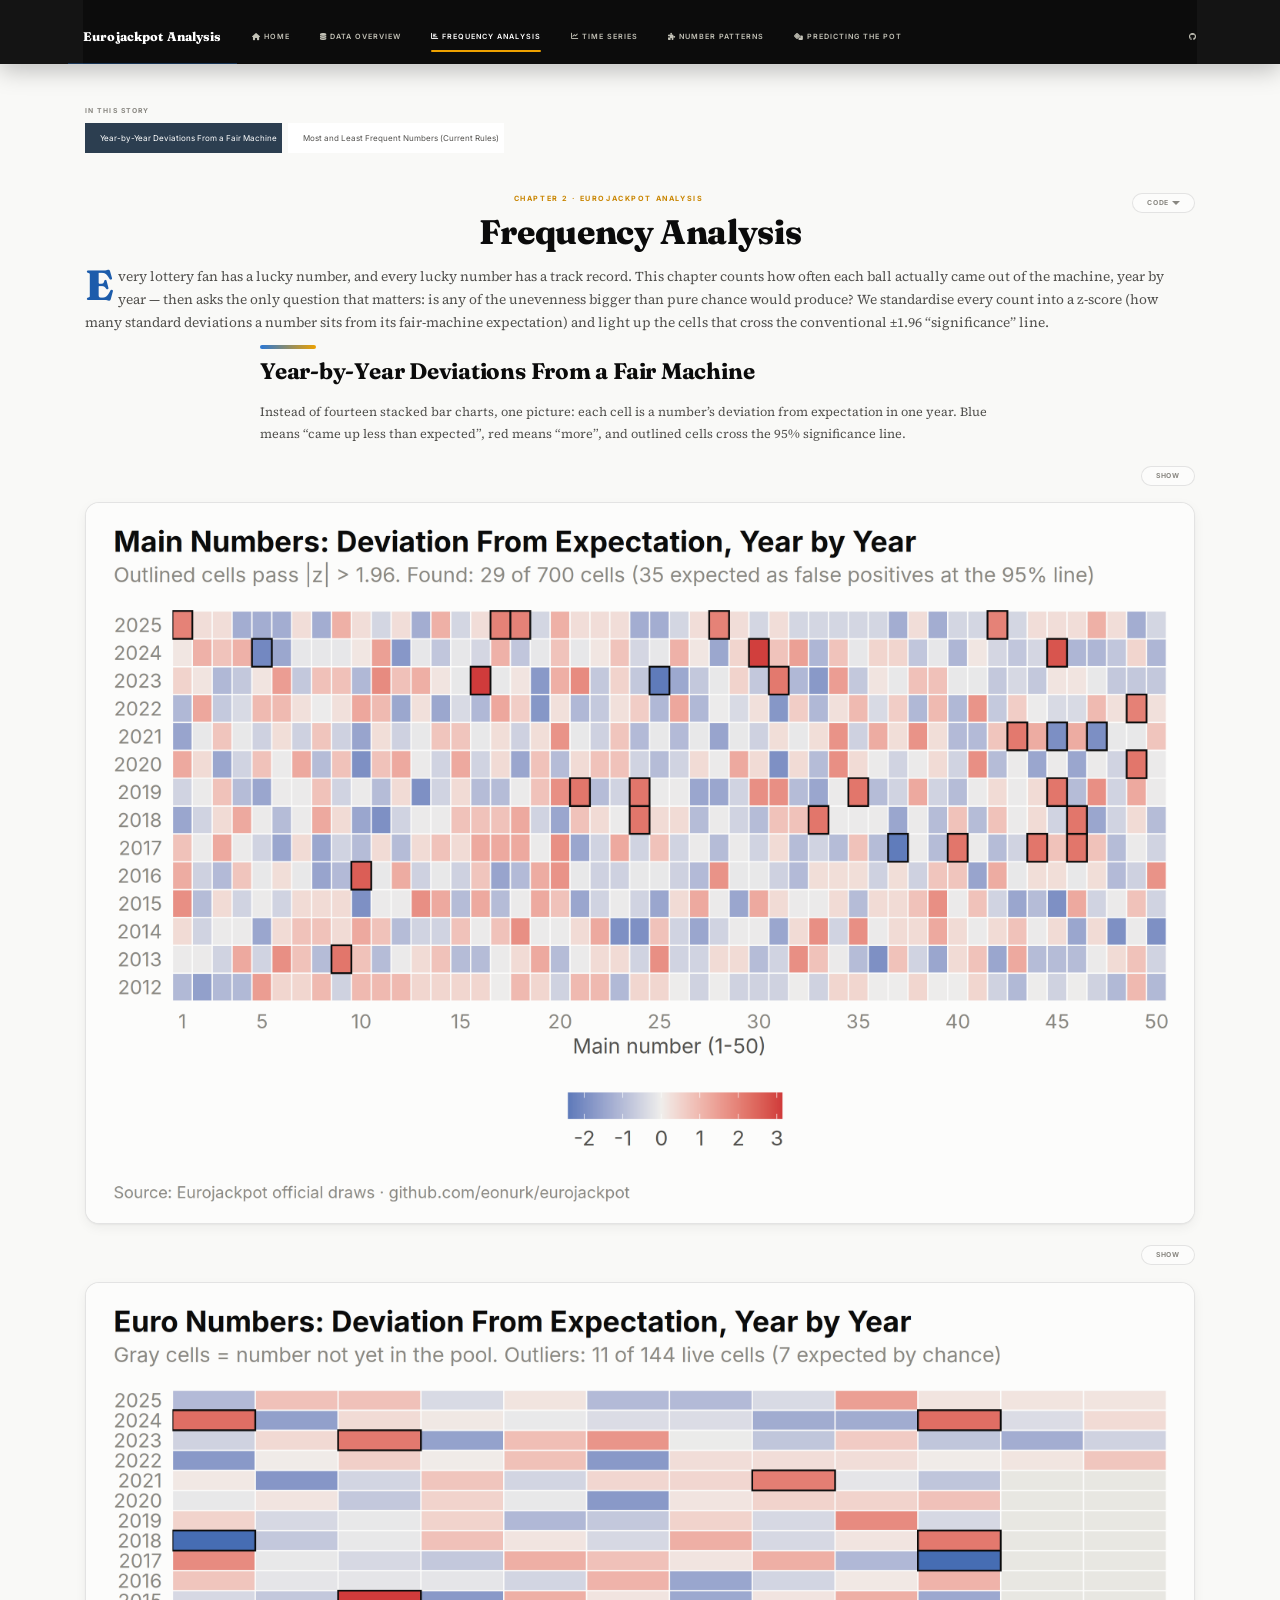
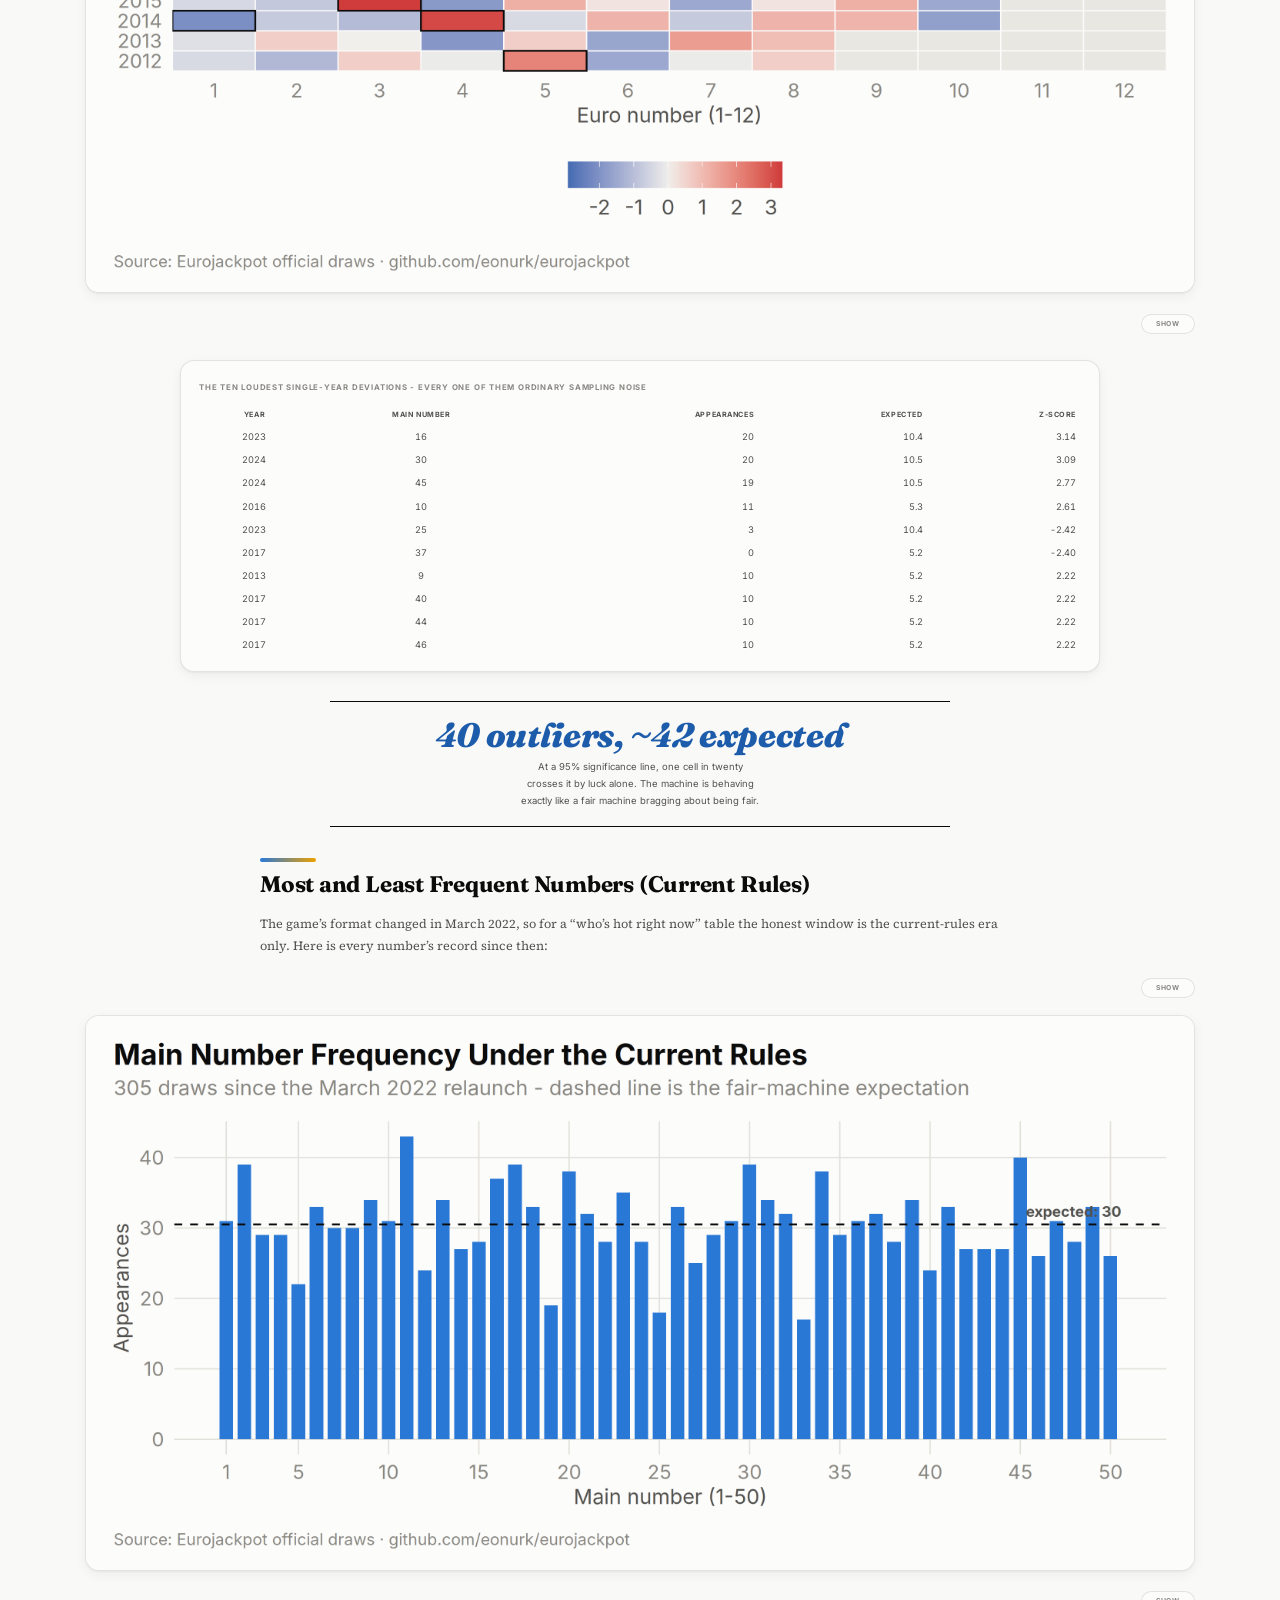
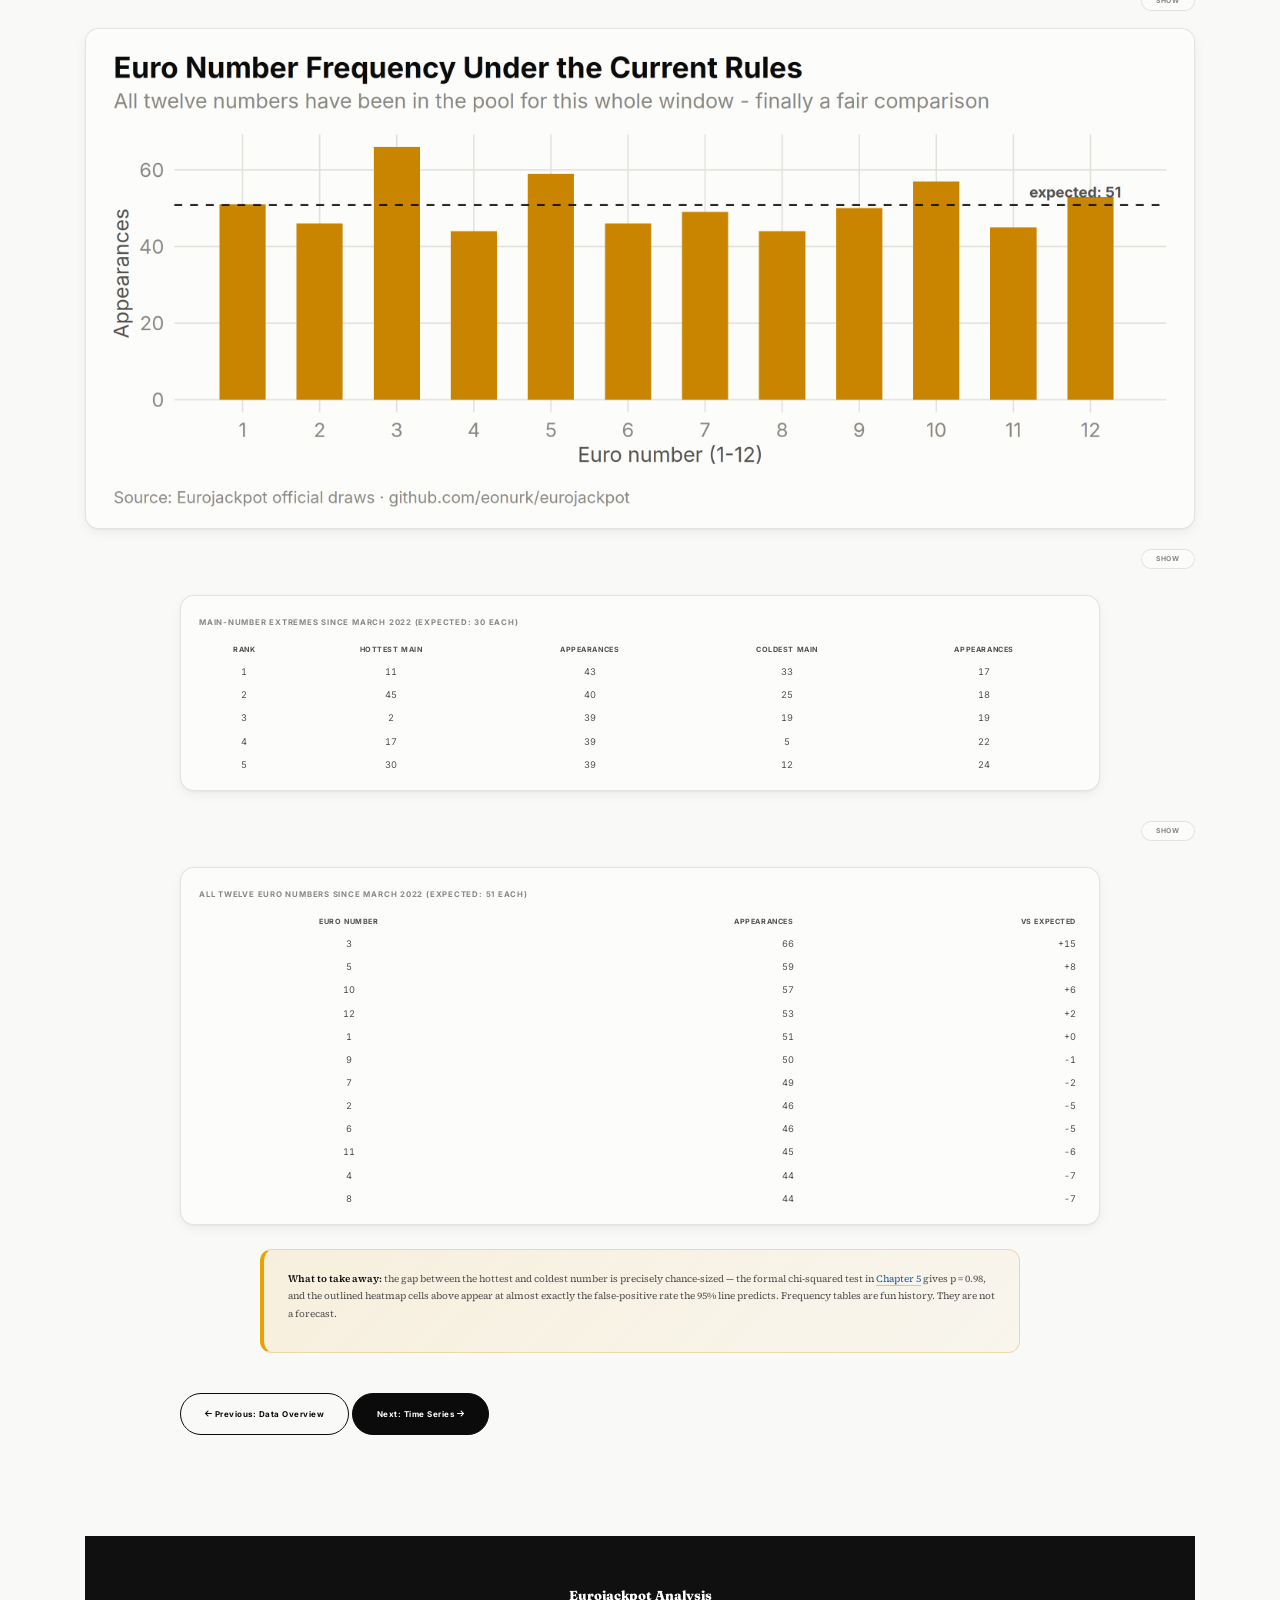
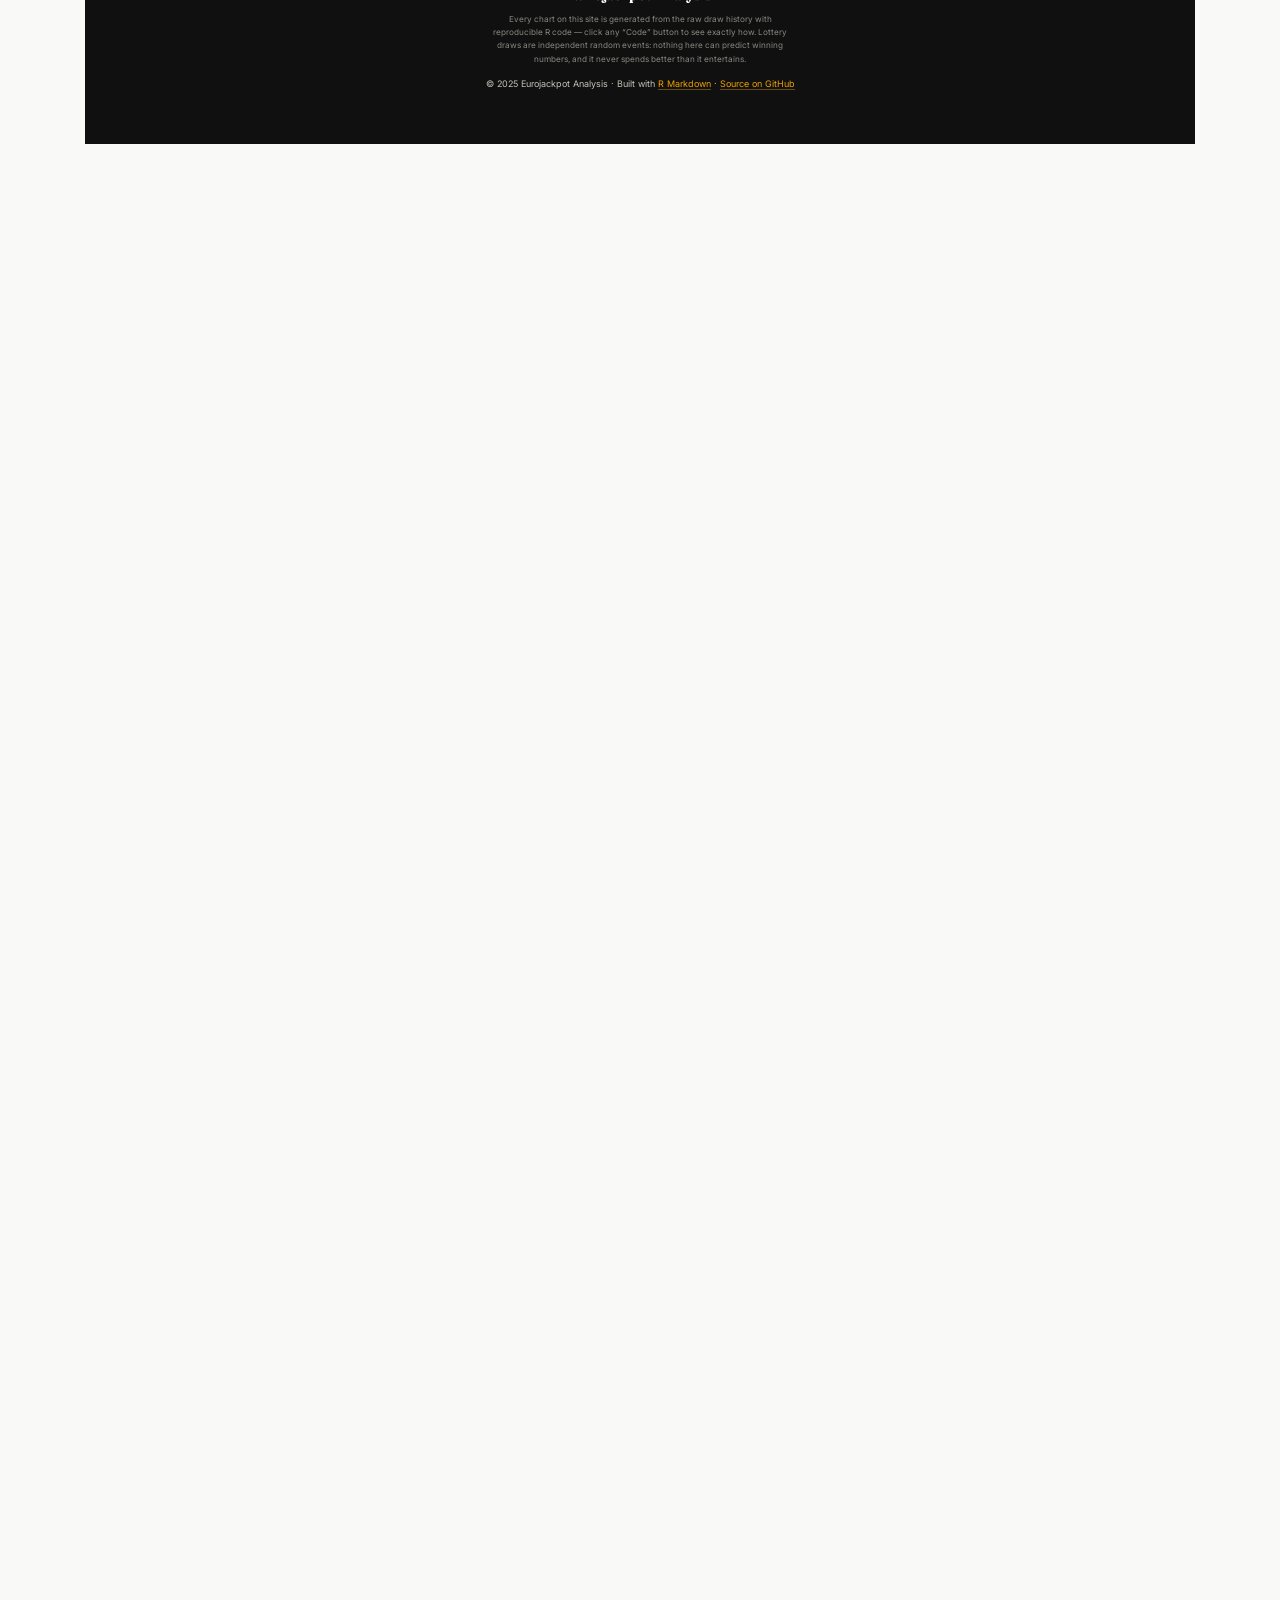
<file: docs/frequency-analysis.html>
<!DOCTYPE html>

<html>

<head>

<meta charset="utf-8" />
<meta name="generator" content="pandoc" />
<meta http-equiv="X-UA-Compatible" content="IE=EDGE" />




<title>Frequency Analysis</title>

<script src="site_libs/header-attrs-2.25/header-attrs.js"></script>
<script src="site_libs/jquery-3.6.1/jquery-3.6.1.min.js"></script>
<meta name="viewport" content="width=device-width, initial-scale=1" />
<link href="site_libs/bootstrap-3.3.5/css/flatly.min.css" rel="stylesheet" />
<script src="site_libs/bootstrap-3.3.5/js/bootstrap.min.js"></script>
<script src="site_libs/bootstrap-3.3.5/shim/html5shiv.min.js"></script>
<script src="site_libs/bootstrap-3.3.5/shim/respond.min.js"></script>
<style>h1 {font-size: 34px;}
       h1.title {font-size: 38px;}
       h2 {font-size: 30px;}
       h3 {font-size: 24px;}
       h4 {font-size: 18px;}
       h5 {font-size: 16px;}
       h6 {font-size: 12px;}
       code {color: inherit; background-color: rgba(0, 0, 0, 0.04);}
       pre:not([class]) { background-color: white }</style>
<script src="site_libs/jqueryui-1.13.2/jquery-ui.min.js"></script>
<link href="site_libs/tocify-1.9.1/jquery.tocify.css" rel="stylesheet" />
<script src="site_libs/tocify-1.9.1/jquery.tocify.js"></script>
<script src="site_libs/navigation-1.1/tabsets.js"></script>
<script src="site_libs/navigation-1.1/codefolding.js"></script>
<link href="site_libs/pagedtable-1.1/css/pagedtable.css" rel="stylesheet" />
<script src="site_libs/pagedtable-1.1/js/pagedtable.js"></script>
<link href="site_libs/font-awesome-6.4.2/css/all.min.css" rel="stylesheet" />
<link href="site_libs/font-awesome-6.4.2/css/v4-shims.min.css" rel="stylesheet" />
<meta name="theme-color" content="#101010">
<link rel="icon" href="data:image/svg+xml,<svg xmlns=%22http://www.w3.org/2000/svg%22 viewBox=%220 0 100 100%22><text y=%22.9em%22 font-size=%2290%22>🍀</text></svg>">
<link rel="preconnect" href="https://fonts.googleapis.com">
<link rel="preconnect" href="https://fonts.gstatic.com" crossorigin>
<link href="https://fonts.googleapis.com/css2?family=Fraunces:ital,opsz,wght@0,9..144,600..900;1,9..144,600..900&family=Source+Serif+4:ital,opsz,wght@0,8..60,400;0,8..60,600;1,8..60,400&family=Inter:wght@400;500;600;700;800&family=JetBrains+Mono:wght@400;600&display=swap" rel="stylesheet">

<style type="text/css">
  code{white-space: pre-wrap;}
  span.smallcaps{font-variant: small-caps;}
  span.underline{text-decoration: underline;}
  div.column{display: inline-block; vertical-align: top; width: 50%;}
  div.hanging-indent{margin-left: 1.5em; text-indent: -1.5em;}
  ul.task-list{list-style: none;}
    </style>



<style type="text/css">
  code {
    white-space: pre;
  }
  .sourceCode {
    overflow: visible;
  }
</style>
<style type="text/css" data-origin="pandoc">
pre > code.sourceCode { white-space: pre; position: relative; }
pre > code.sourceCode > span { line-height: 1.25; }
pre > code.sourceCode > span:empty { height: 1.2em; }
.sourceCode { overflow: visible; }
code.sourceCode > span { color: inherit; text-decoration: inherit; }
div.sourceCode { margin: 1em 0; }
pre.sourceCode { margin: 0; }
@media screen {
div.sourceCode { overflow: auto; }
}
@media print {
pre > code.sourceCode { white-space: pre-wrap; }
pre > code.sourceCode > span { text-indent: -5em; padding-left: 5em; }
}
pre.numberSource code
  { counter-reset: source-line 0; }
pre.numberSource code > span
  { position: relative; left: -4em; counter-increment: source-line; }
pre.numberSource code > span > a:first-child::before
  { content: counter(source-line);
    position: relative; left: -1em; text-align: right; vertical-align: baseline;
    border: none; display: inline-block;
    -webkit-touch-callout: none; -webkit-user-select: none;
    -khtml-user-select: none; -moz-user-select: none;
    -ms-user-select: none; user-select: none;
    padding: 0 4px; width: 4em;
  }
pre.numberSource { margin-left: 3em;  padding-left: 4px; }
div.sourceCode
  { color: #cccccc; background-color: #303030; }
@media screen {
pre > code.sourceCode > span > a:first-child::before { text-decoration: underline; }
}
code span.al { color: #ffcfaf; } /* Alert */
code span.an { color: #7f9f7f; font-weight: bold; } /* Annotation */
code span.at { } /* Attribute */
code span.bn { color: #dca3a3; } /* BaseN */
code span.bu { } /* BuiltIn */
code span.cf { color: #f0dfaf; } /* ControlFlow */
code span.ch { color: #dca3a3; } /* Char */
code span.cn { color: #dca3a3; font-weight: bold; } /* Constant */
code span.co { color: #7f9f7f; } /* Comment */
code span.cv { color: #7f9f7f; font-weight: bold; } /* CommentVar */
code span.do { color: #7f9f7f; } /* Documentation */
code span.dt { color: #dfdfbf; } /* DataType */
code span.dv { color: #dcdccc; } /* DecVal */
code span.er { color: #c3bf9f; } /* Error */
code span.ex { } /* Extension */
code span.fl { color: #c0bed1; } /* Float */
code span.fu { color: #efef8f; } /* Function */
code span.im { } /* Import */
code span.in { color: #7f9f7f; font-weight: bold; } /* Information */
code span.kw { color: #f0dfaf; } /* Keyword */
code span.op { color: #f0efd0; } /* Operator */
code span.ot { color: #efef8f; } /* Other */
code span.pp { color: #ffcfaf; font-weight: bold; } /* Preprocessor */
code span.sc { color: #dca3a3; } /* SpecialChar */
code span.ss { color: #cc9393; } /* SpecialString */
code span.st { color: #cc9393; } /* String */
code span.va { } /* Variable */
code span.vs { color: #cc9393; } /* VerbatimString */
code span.wa { color: #7f9f7f; font-weight: bold; } /* Warning */

.sourceCode .row {
  width: 100%;
}
.sourceCode {
  overflow-x: auto;
}
.code-folding-btn {
  margin-right: -30px;
}
</style>
<script>
// apply pandoc div.sourceCode style to pre.sourceCode instead
(function() {
  var sheets = document.styleSheets;
  for (var i = 0; i < sheets.length; i++) {
    if (sheets[i].ownerNode.dataset["origin"] !== "pandoc") continue;
    try { var rules = sheets[i].cssRules; } catch (e) { continue; }
    var j = 0;
    while (j < rules.length) {
      var rule = rules[j];
      // check if there is a div.sourceCode rule
      if (rule.type !== rule.STYLE_RULE || rule.selectorText !== "div.sourceCode") {
        j++;
        continue;
      }
      var style = rule.style.cssText;
      // check if color or background-color is set
      if (rule.style.color === '' && rule.style.backgroundColor === '') {
        j++;
        continue;
      }
      // replace div.sourceCode by a pre.sourceCode rule
      sheets[i].deleteRule(j);
      sheets[i].insertRule('pre.sourceCode{' + style + '}', j);
    }
  }
})();
</script>




<link rel="stylesheet" href="styles.css" type="text/css" />



<style type = "text/css">
.main-container {
  max-width: 940px;
  margin-left: auto;
  margin-right: auto;
}
img {
  max-width:100%;
}
.tabbed-pane {
  padding-top: 12px;
}
.html-widget {
  margin-bottom: 20px;
}
button.code-folding-btn:focus {
  outline: none;
}
summary {
  display: list-item;
}
details > summary > p:only-child {
  display: inline;
}
pre code {
  padding: 0;
}
</style>


<style type="text/css">
.dropdown-submenu {
  position: relative;
}
.dropdown-submenu>.dropdown-menu {
  top: 0;
  left: 100%;
  margin-top: -6px;
  margin-left: -1px;
  border-radius: 0 6px 6px 6px;
}
.dropdown-submenu:hover>.dropdown-menu {
  display: block;
}
.dropdown-submenu>a:after {
  display: block;
  content: " ";
  float: right;
  width: 0;
  height: 0;
  border-color: transparent;
  border-style: solid;
  border-width: 5px 0 5px 5px;
  border-left-color: #cccccc;
  margin-top: 5px;
  margin-right: -10px;
}
.dropdown-submenu:hover>a:after {
  border-left-color: #adb5bd;
}
.dropdown-submenu.pull-left {
  float: none;
}
.dropdown-submenu.pull-left>.dropdown-menu {
  left: -100%;
  margin-left: 10px;
  border-radius: 6px 0 6px 6px;
}
</style>

<script type="text/javascript">
// manage active state of menu based on current page
$(document).ready(function () {
  // active menu anchor
  href = window.location.pathname
  href = href.substr(href.lastIndexOf('/') + 1)
  if (href === "")
    href = "index.html";
  var menuAnchor = $('a[href="' + href + '"]');

  // mark the anchor link active (and if it's in a dropdown, also mark that active)
  var dropdown = menuAnchor.closest('li.dropdown');
  if (window.bootstrap) { // Bootstrap 4+
    menuAnchor.addClass('active');
    dropdown.find('> .dropdown-toggle').addClass('active');
  } else { // Bootstrap 3
    menuAnchor.parent().addClass('active');
    dropdown.addClass('active');
  }

  // Navbar adjustments
  var navHeight = $(".navbar").first().height() + 15;
  var style = document.createElement('style');
  var pt = "padding-top: " + navHeight + "px; ";
  var mt = "margin-top: -" + navHeight + "px; ";
  var css = "";
  // offset scroll position for anchor links (for fixed navbar)
  for (var i = 1; i <= 6; i++) {
    css += ".section h" + i + "{ " + pt + mt + "}\n";
  }
  style.innerHTML = "body {" + pt + "padding-bottom: 40px; }\n" + css;
  document.head.appendChild(style);
});
</script>

<!-- tabsets -->

<style type="text/css">
.tabset-dropdown > .nav-tabs {
  display: inline-table;
  max-height: 500px;
  min-height: 44px;
  overflow-y: auto;
  border: 1px solid #ddd;
  border-radius: 4px;
}

.tabset-dropdown > .nav-tabs > li.active:before, .tabset-dropdown > .nav-tabs.nav-tabs-open:before {
  content: "\e259";
  font-family: 'Glyphicons Halflings';
  display: inline-block;
  padding: 10px;
  border-right: 1px solid #ddd;
}

.tabset-dropdown > .nav-tabs.nav-tabs-open > li.active:before {
  content: "\e258";
  font-family: 'Glyphicons Halflings';
  border: none;
}

.tabset-dropdown > .nav-tabs > li.active {
  display: block;
}

.tabset-dropdown > .nav-tabs > li > a,
.tabset-dropdown > .nav-tabs > li > a:focus,
.tabset-dropdown > .nav-tabs > li > a:hover {
  border: none;
  display: inline-block;
  border-radius: 4px;
  background-color: transparent;
}

.tabset-dropdown > .nav-tabs.nav-tabs-open > li {
  display: block;
  float: none;
}

.tabset-dropdown > .nav-tabs > li {
  display: none;
}
</style>

<!-- code folding -->
<style type="text/css">
.code-folding-btn { margin-bottom: 4px; }
</style>



<style type="text/css">

#TOC {
  margin: 25px 0px 20px 0px;
}
@media (max-width: 768px) {
#TOC {
  position: relative;
  width: 100%;
}
}

@media print {
.toc-content {
  /* see https://github.com/w3c/csswg-drafts/issues/4434 */
  float: right;
}
}

.toc-content {
  padding-left: 30px;
  padding-right: 40px;
}

div.main-container {
  max-width: 1200px;
}

div.tocify {
  width: 20%;
  max-width: 260px;
  max-height: 85%;
}

@media (min-width: 768px) and (max-width: 991px) {
  div.tocify {
    width: 25%;
  }
}

@media (max-width: 767px) {
  div.tocify {
    width: 100%;
    max-width: none;
  }
}

.tocify ul, .tocify li {
  line-height: 20px;
}

.tocify-subheader .tocify-item {
  font-size: 0.90em;
}

.tocify .list-group-item {
  border-radius: 0px;
}

.tocify-subheader {
  display: inline;
}
.tocify-subheader .tocify-item {
  font-size: 0.95em;
}

</style>



</head>

<body>


<div class="container-fluid main-container">


<!-- setup 3col/9col grid for toc_float and main content  -->
<div class="row">
<div class="col-xs-12 col-sm-4 col-md-3">
<div id="TOC" class="tocify">
</div>
</div>

<div class="toc-content col-xs-12 col-sm-8 col-md-9">




<div class="navbar navbar-inverse  navbar-fixed-top" role="navigation">
  <div class="container">
    <div class="navbar-header">
      <button type="button" class="navbar-toggle collapsed" data-toggle="collapse" data-bs-toggle="collapse" data-target="#navbar" data-bs-target="#navbar">
        <span class="icon-bar"></span>
        <span class="icon-bar"></span>
        <span class="icon-bar"></span>
      </button>
      <a class="navbar-brand" href="index.html">Eurojackpot Analysis</a>
    </div>
    <div id="navbar" class="navbar-collapse collapse">
      <ul class="nav navbar-nav">
        <li>
  <a href="index.html">
    <span class="fa fa-home"></span>
     
    Home
  </a>
</li>
<li>
  <a href="data-overview.html">
    <span class="fa fa-database"></span>
     
    Data Overview
  </a>
</li>
<li>
  <a href="frequency-analysis.html">
    <span class="fa fa-chart-bar"></span>
     
    Frequency Analysis
  </a>
</li>
<li>
  <a href="time-series.html">
    <span class="fa fa-chart-line"></span>
     
    Time Series
  </a>
</li>
<li>
  <a href="number-patterns.html">
    <span class="fa fa-puzzle-piece"></span>
     
    Number Patterns
  </a>
</li>
<li>
  <a href="predictive-analysis.html">
    <span class="fa fa-dice"></span>
     
    Predicting the Pot
  </a>
</li>
      </ul>
      <ul class="nav navbar-nav navbar-right">
        <li>
  <a href="https://github.com/eonurk/eurojackpot">
    <span class="fa fa-github"></span>
     
  </a>
</li>
      </ul>
    </div><!--/.nav-collapse -->
  </div><!--/.container -->
</div><!--/.navbar -->

<div id="header">

<div class="btn-group pull-right float-right">
<button type="button" class="btn btn-default btn-xs btn-secondary btn-sm dropdown-toggle" data-toggle="dropdown" data-bs-toggle="dropdown" aria-haspopup="true" aria-expanded="false"><span>Code</span> <span class="caret"></span></button>
<ul class="dropdown-menu dropdown-menu-right" style="min-width: 50px;">
<li><a id="rmd-show-all-code" href="#">Show All Code</a></li>
<li><a id="rmd-hide-all-code" href="#">Hide All Code</a></li>
</ul>
</div>



<h1 class="title toc-ignore">Frequency Analysis</h1>

</div>


<p>Every lottery fan has a lucky number, and every lucky number has a
track record. This chapter counts how often each ball actually came out
of the machine, year by year — then asks the only question that matters:
is any of the unevenness bigger than pure chance would produce? We
standardise every count into a z-score (how many standard deviations a
number sits from its fair-machine expectation) and light up the cells
that cross the conventional ±1.96 “significance” line.</p>
<div id="year-by-year-deviations-from-a-fair-machine"
class="section level2">
<h2>Year-by-Year Deviations From a Fair Machine</h2>
<p>Instead of fourteen stacked bar charts, one picture: each cell is a
number’s deviation from expectation in one year. Blue means “came up
less than expected”, red means “more”, and outlined cells cross the 95%
significance line.</p>
<div class="sourceCode" id="cb1"><pre class="sourceCode r"><code class="sourceCode r"><span id="cb1-1"><a href="#cb1-1" tabindex="-1"></a>main_z <span class="ot">&lt;-</span> results <span class="sc">%&gt;%</span></span>
<span id="cb1-2"><a href="#cb1-2" tabindex="-1"></a>    <span class="fu">select</span>(year, <span class="fu">all_of</span>(<span class="fu">paste0</span>(<span class="st">&quot;main_&quot;</span>, <span class="dv">1</span><span class="sc">:</span><span class="dv">5</span>))) <span class="sc">%&gt;%</span></span>
<span id="cb1-3"><a href="#cb1-3" tabindex="-1"></a>    <span class="fu">pivot_longer</span>(<span class="sc">-</span>year, <span class="at">values_to =</span> <span class="st">&quot;number&quot;</span>) <span class="sc">%&gt;%</span></span>
<span id="cb1-4"><a href="#cb1-4" tabindex="-1"></a>    <span class="fu">count</span>(year, number, <span class="at">name =</span> <span class="st">&quot;frequency&quot;</span>) <span class="sc">%&gt;%</span></span>
<span id="cb1-5"><a href="#cb1-5" tabindex="-1"></a>    <span class="fu">complete</span>(year, <span class="at">number =</span> <span class="dv">1</span><span class="sc">:</span><span class="dv">50</span>, <span class="at">fill =</span> <span class="fu">list</span>(<span class="at">frequency =</span> <span class="dv">0</span>)) <span class="sc">%&gt;%</span></span>
<span id="cb1-6"><a href="#cb1-6" tabindex="-1"></a>    <span class="fu">group_by</span>(year) <span class="sc">%&gt;%</span></span>
<span id="cb1-7"><a href="#cb1-7" tabindex="-1"></a>    <span class="fu">mutate</span>(</span>
<span id="cb1-8"><a href="#cb1-8" tabindex="-1"></a>        <span class="at">draws =</span> <span class="fu">sum</span>(frequency) <span class="sc">/</span> <span class="dv">5</span>,</span>
<span id="cb1-9"><a href="#cb1-9" tabindex="-1"></a>        <span class="at">expected =</span> draws <span class="sc">*</span> <span class="dv">5</span> <span class="sc">/</span> <span class="dv">50</span>,</span>
<span id="cb1-10"><a href="#cb1-10" tabindex="-1"></a>        <span class="at">z_score =</span> (frequency <span class="sc">-</span> expected) <span class="sc">/</span> <span class="fu">sqrt</span>(draws <span class="sc">*</span> <span class="fl">0.1</span> <span class="sc">*</span> <span class="fl">0.9</span>),</span>
<span id="cb1-11"><a href="#cb1-11" tabindex="-1"></a>        <span class="at">is_outlier =</span> <span class="fu">abs</span>(z_score) <span class="sc">&gt;</span> <span class="fl">1.96</span></span>
<span id="cb1-12"><a href="#cb1-12" tabindex="-1"></a>    ) <span class="sc">%&gt;%</span></span>
<span id="cb1-13"><a href="#cb1-13" tabindex="-1"></a>    <span class="fu">ungroup</span>()</span>
<span id="cb1-14"><a href="#cb1-14" tabindex="-1"></a></span>
<span id="cb1-15"><a href="#cb1-15" tabindex="-1"></a>n_out_main <span class="ot">&lt;-</span> <span class="fu">sum</span>(main_z<span class="sc">$</span>is_outlier)</span>
<span id="cb1-16"><a href="#cb1-16" tabindex="-1"></a></span>
<span id="cb1-17"><a href="#cb1-17" tabindex="-1"></a><span class="fu">ggplot</span>(main_z, <span class="fu">aes</span>(<span class="at">x =</span> number, <span class="at">y =</span> year, <span class="at">fill =</span> z_score)) <span class="sc">+</span></span>
<span id="cb1-18"><a href="#cb1-18" tabindex="-1"></a>    <span class="fu">geom_tile</span>(<span class="at">color =</span> ej_surface, <span class="at">linewidth =</span> <span class="fl">0.4</span>) <span class="sc">+</span></span>
<span id="cb1-19"><a href="#cb1-19" tabindex="-1"></a>    <span class="fu">geom_tile</span>(</span>
<span id="cb1-20"><a href="#cb1-20" tabindex="-1"></a>        <span class="at">data =</span> <span class="fu">filter</span>(main_z, is_outlier),</span>
<span id="cb1-21"><a href="#cb1-21" tabindex="-1"></a>        <span class="at">color =</span> ej_ink, <span class="at">linewidth =</span> <span class="fl">0.55</span></span>
<span id="cb1-22"><a href="#cb1-22" tabindex="-1"></a>    ) <span class="sc">+</span></span>
<span id="cb1-23"><a href="#cb1-23" tabindex="-1"></a>    <span class="fu">scale_fill_gradient2</span>(</span>
<span id="cb1-24"><a href="#cb1-24" tabindex="-1"></a>        <span class="at">low =</span> ej_blue_dark, <span class="at">mid =</span> <span class="st">&quot;#f0efec&quot;</span>, <span class="at">high =</span> ej_red,</span>
<span id="cb1-25"><a href="#cb1-25" tabindex="-1"></a>        <span class="at">name =</span> <span class="st">&quot;z-score&quot;</span></span>
<span id="cb1-26"><a href="#cb1-26" tabindex="-1"></a>    ) <span class="sc">+</span></span>
<span id="cb1-27"><a href="#cb1-27" tabindex="-1"></a>    <span class="fu">scale_x_continuous</span>(<span class="at">breaks =</span> <span class="fu">c</span>(<span class="dv">1</span>, <span class="fu">seq</span>(<span class="dv">5</span>, <span class="dv">50</span>, <span class="at">by =</span> <span class="dv">5</span>)), <span class="at">expand =</span> <span class="fu">c</span>(<span class="dv">0</span>, <span class="dv">0</span>)) <span class="sc">+</span></span>
<span id="cb1-28"><a href="#cb1-28" tabindex="-1"></a>    <span class="fu">labs</span>(</span>
<span id="cb1-29"><a href="#cb1-29" tabindex="-1"></a>        <span class="at">title =</span> <span class="st">&quot;Main Numbers: Deviation From Expectation, Year by Year&quot;</span>,</span>
<span id="cb1-30"><a href="#cb1-30" tabindex="-1"></a>        <span class="at">subtitle =</span> <span class="fu">sprintf</span>(</span>
<span id="cb1-31"><a href="#cb1-31" tabindex="-1"></a>            <span class="st">&quot;Outlined cells pass |z| &gt; 1.96. Found: %d of %d cells (%.0f expected as false positives at the 95%% line)&quot;</span>,</span>
<span id="cb1-32"><a href="#cb1-32" tabindex="-1"></a>            n_out_main, <span class="fu">nrow</span>(main_z), <span class="fl">0.05</span> <span class="sc">*</span> <span class="fu">nrow</span>(main_z)</span>
<span id="cb1-33"><a href="#cb1-33" tabindex="-1"></a>        ),</span>
<span id="cb1-34"><a href="#cb1-34" tabindex="-1"></a>        <span class="at">x =</span> <span class="st">&quot;Main number (1-50)&quot;</span>, <span class="at">y =</span> <span class="cn">NULL</span>, <span class="at">caption =</span> ej_caption</span>
<span id="cb1-35"><a href="#cb1-35" tabindex="-1"></a>    ) <span class="sc">+</span></span>
<span id="cb1-36"><a href="#cb1-36" tabindex="-1"></a>    <span class="fu">theme</span>(<span class="at">panel.grid.major =</span> <span class="fu">element_blank</span>(), <span class="at">legend.key.width =</span> <span class="fu">unit</span>(<span class="dv">28</span>, <span class="st">&quot;pt&quot;</span>))</span></code></pre></div>
<p><img src="frequency-analysis_files/figure-html/main-z-1.png" width="100%" style="display: block; margin: auto;" /></p>
<div class="sourceCode" id="cb2"><pre class="sourceCode r"><code class="sourceCode r"><span id="cb2-1"><a href="#cb2-1" tabindex="-1"></a><span class="co"># For euro numbers the expectation must respect the pool changes:</span></span>
<span id="cb2-2"><a href="#cb2-2" tabindex="-1"></a><span class="co"># 9-10 exist only since Oct 2014, 11-12 since Mar 2022. Cells where a number</span></span>
<span id="cb2-3"><a href="#cb2-3" tabindex="-1"></a><span class="co"># was never in the pool are blanked instead of being scored as &quot;cold&quot;.</span></span>
<span id="cb2-4"><a href="#cb2-4" tabindex="-1"></a>euro_cells <span class="ot">&lt;-</span> <span class="fu">expand.grid</span>(</span>
<span id="cb2-5"><a href="#cb2-5" tabindex="-1"></a>    <span class="at">year =</span> <span class="fu">sort</span>(<span class="fu">unique</span>(results<span class="sc">$</span>year)), <span class="at">number =</span> <span class="dv">1</span><span class="sc">:</span><span class="dv">12</span>,</span>
<span id="cb2-6"><a href="#cb2-6" tabindex="-1"></a>    <span class="at">stringsAsFactors =</span> <span class="cn">FALSE</span></span>
<span id="cb2-7"><a href="#cb2-7" tabindex="-1"></a>)</span>
<span id="cb2-8"><a href="#cb2-8" tabindex="-1"></a>euro_stats <span class="ot">&lt;-</span> <span class="fu">mapply</span>(<span class="cf">function</span>(y, x) {</span>
<span id="cb2-9"><a href="#cb2-9" tabindex="-1"></a>    sel <span class="ot">&lt;-</span> results<span class="sc">$</span>year <span class="sc">==</span> y <span class="sc">&amp;</span> results<span class="sc">$</span>pool_size <span class="sc">&gt;=</span> x</span>
<span id="cb2-10"><a href="#cb2-10" tabindex="-1"></a>    p <span class="ot">&lt;-</span> <span class="dv">2</span> <span class="sc">/</span> results<span class="sc">$</span>pool_size[sel]</span>
<span id="cb2-11"><a href="#cb2-11" tabindex="-1"></a>    <span class="fu">c</span>(<span class="at">expected =</span> <span class="fu">sum</span>(p), <span class="at">variance =</span> <span class="fu">sum</span>(p <span class="sc">*</span> (<span class="dv">1</span> <span class="sc">-</span> p)), <span class="at">exposure =</span> <span class="fu">sum</span>(sel))</span>
<span id="cb2-12"><a href="#cb2-12" tabindex="-1"></a>}, euro_cells<span class="sc">$</span>year, euro_cells<span class="sc">$</span>number)</span>
<span id="cb2-13"><a href="#cb2-13" tabindex="-1"></a>euro_cells <span class="ot">&lt;-</span> <span class="fu">cbind</span>(euro_cells, <span class="fu">t</span>(euro_stats))</span>
<span id="cb2-14"><a href="#cb2-14" tabindex="-1"></a></span>
<span id="cb2-15"><a href="#cb2-15" tabindex="-1"></a>euro_obs_year <span class="ot">&lt;-</span> results <span class="sc">%&gt;%</span></span>
<span id="cb2-16"><a href="#cb2-16" tabindex="-1"></a>    <span class="fu">select</span>(year, euro_1, euro_2) <span class="sc">%&gt;%</span></span>
<span id="cb2-17"><a href="#cb2-17" tabindex="-1"></a>    <span class="fu">pivot_longer</span>(<span class="sc">-</span>year, <span class="at">values_to =</span> <span class="st">&quot;number&quot;</span>) <span class="sc">%&gt;%</span></span>
<span id="cb2-18"><a href="#cb2-18" tabindex="-1"></a>    <span class="fu">count</span>(year, number, <span class="at">name =</span> <span class="st">&quot;frequency&quot;</span>)</span>
<span id="cb2-19"><a href="#cb2-19" tabindex="-1"></a></span>
<span id="cb2-20"><a href="#cb2-20" tabindex="-1"></a>euro_z <span class="ot">&lt;-</span> euro_cells <span class="sc">%&gt;%</span></span>
<span id="cb2-21"><a href="#cb2-21" tabindex="-1"></a>    <span class="fu">left_join</span>(euro_obs_year, <span class="at">by =</span> <span class="fu">c</span>(<span class="st">&quot;year&quot;</span>, <span class="st">&quot;number&quot;</span>)) <span class="sc">%&gt;%</span></span>
<span id="cb2-22"><a href="#cb2-22" tabindex="-1"></a>    <span class="fu">mutate</span>(</span>
<span id="cb2-23"><a href="#cb2-23" tabindex="-1"></a>        <span class="at">frequency =</span> <span class="fu">coalesce</span>(frequency, <span class="dv">0</span><span class="dt">L</span>),</span>
<span id="cb2-24"><a href="#cb2-24" tabindex="-1"></a>        <span class="at">z_score =</span> <span class="fu">ifelse</span>(exposure <span class="sc">&gt;</span> <span class="dv">0</span>, (frequency <span class="sc">-</span> expected) <span class="sc">/</span> <span class="fu">sqrt</span>(variance), <span class="cn">NA</span>),</span>
<span id="cb2-25"><a href="#cb2-25" tabindex="-1"></a>        <span class="at">is_outlier =</span> <span class="sc">!</span><span class="fu">is.na</span>(z_score) <span class="sc">&amp;</span> <span class="fu">abs</span>(z_score) <span class="sc">&gt;</span> <span class="fl">1.96</span></span>
<span id="cb2-26"><a href="#cb2-26" tabindex="-1"></a>    )</span>
<span id="cb2-27"><a href="#cb2-27" tabindex="-1"></a></span>
<span id="cb2-28"><a href="#cb2-28" tabindex="-1"></a>n_out_euro <span class="ot">&lt;-</span> <span class="fu">sum</span>(euro_z<span class="sc">$</span>is_outlier)</span>
<span id="cb2-29"><a href="#cb2-29" tabindex="-1"></a>n_cells_euro <span class="ot">&lt;-</span> <span class="fu">sum</span>(euro_z<span class="sc">$</span>exposure <span class="sc">&gt;</span> <span class="dv">0</span>)</span>
<span id="cb2-30"><a href="#cb2-30" tabindex="-1"></a></span>
<span id="cb2-31"><a href="#cb2-31" tabindex="-1"></a><span class="fu">ggplot</span>(euro_z, <span class="fu">aes</span>(<span class="at">x =</span> number, <span class="at">y =</span> year, <span class="at">fill =</span> z_score)) <span class="sc">+</span></span>
<span id="cb2-32"><a href="#cb2-32" tabindex="-1"></a>    <span class="fu">geom_tile</span>(<span class="at">color =</span> ej_surface, <span class="at">linewidth =</span> <span class="fl">0.4</span>) <span class="sc">+</span></span>
<span id="cb2-33"><a href="#cb2-33" tabindex="-1"></a>    <span class="fu">geom_tile</span>(</span>
<span id="cb2-34"><a href="#cb2-34" tabindex="-1"></a>        <span class="at">data =</span> <span class="fu">filter</span>(euro_z, is_outlier),</span>
<span id="cb2-35"><a href="#cb2-35" tabindex="-1"></a>        <span class="at">color =</span> ej_ink, <span class="at">linewidth =</span> <span class="fl">0.55</span></span>
<span id="cb2-36"><a href="#cb2-36" tabindex="-1"></a>    ) <span class="sc">+</span></span>
<span id="cb2-37"><a href="#cb2-37" tabindex="-1"></a>    <span class="fu">scale_fill_gradient2</span>(</span>
<span id="cb2-38"><a href="#cb2-38" tabindex="-1"></a>        <span class="at">low =</span> ej_blue_dark, <span class="at">mid =</span> <span class="st">&quot;#f0efec&quot;</span>, <span class="at">high =</span> ej_red,</span>
<span id="cb2-39"><a href="#cb2-39" tabindex="-1"></a>        <span class="at">name =</span> <span class="st">&quot;z-score&quot;</span>, <span class="at">na.value =</span> <span class="st">&quot;#e8e7e2&quot;</span></span>
<span id="cb2-40"><a href="#cb2-40" tabindex="-1"></a>    ) <span class="sc">+</span></span>
<span id="cb2-41"><a href="#cb2-41" tabindex="-1"></a>    <span class="fu">scale_x_continuous</span>(<span class="at">breaks =</span> <span class="dv">1</span><span class="sc">:</span><span class="dv">12</span>, <span class="at">expand =</span> <span class="fu">c</span>(<span class="dv">0</span>, <span class="dv">0</span>)) <span class="sc">+</span></span>
<span id="cb2-42"><a href="#cb2-42" tabindex="-1"></a>    <span class="fu">labs</span>(</span>
<span id="cb2-43"><a href="#cb2-43" tabindex="-1"></a>        <span class="at">title =</span> <span class="st">&quot;Euro Numbers: Deviation From Expectation, Year by Year&quot;</span>,</span>
<span id="cb2-44"><a href="#cb2-44" tabindex="-1"></a>        <span class="at">subtitle =</span> <span class="fu">sprintf</span>(</span>
<span id="cb2-45"><a href="#cb2-45" tabindex="-1"></a>            <span class="st">&quot;Gray cells = number not yet in the pool. Outliers: %d of %d live cells (%.0f expected by chance)&quot;</span>,</span>
<span id="cb2-46"><a href="#cb2-46" tabindex="-1"></a>            n_out_euro, n_cells_euro, <span class="fl">0.05</span> <span class="sc">*</span> n_cells_euro</span>
<span id="cb2-47"><a href="#cb2-47" tabindex="-1"></a>        ),</span>
<span id="cb2-48"><a href="#cb2-48" tabindex="-1"></a>        <span class="at">x =</span> <span class="st">&quot;Euro number (1-12)&quot;</span>, <span class="at">y =</span> <span class="cn">NULL</span>, <span class="at">caption =</span> ej_caption</span>
<span id="cb2-49"><a href="#cb2-49" tabindex="-1"></a>    ) <span class="sc">+</span></span>
<span id="cb2-50"><a href="#cb2-50" tabindex="-1"></a>    <span class="fu">theme</span>(<span class="at">panel.grid.major =</span> <span class="fu">element_blank</span>(), <span class="at">legend.key.width =</span> <span class="fu">unit</span>(<span class="dv">28</span>, <span class="st">&quot;pt&quot;</span>))</span></code></pre></div>
<p><img src="frequency-analysis_files/figure-html/euro-z-1.png" width="100%" style="display: block; margin: auto;" /></p>
<div class="sourceCode" id="cb3"><pre class="sourceCode r"><code class="sourceCode r"><span id="cb3-1"><a href="#cb3-1" tabindex="-1"></a>main_outliers_summary <span class="ot">&lt;-</span> main_z <span class="sc">%&gt;%</span></span>
<span id="cb3-2"><a href="#cb3-2" tabindex="-1"></a>    <span class="fu">filter</span>(is_outlier) <span class="sc">%&gt;%</span></span>
<span id="cb3-3"><a href="#cb3-3" tabindex="-1"></a>    <span class="fu">arrange</span>(<span class="fu">desc</span>(<span class="fu">abs</span>(z_score))) <span class="sc">%&gt;%</span></span>
<span id="cb3-4"><a href="#cb3-4" tabindex="-1"></a>    <span class="fu">head</span>(<span class="dv">10</span>) <span class="sc">%&gt;%</span></span>
<span id="cb3-5"><a href="#cb3-5" tabindex="-1"></a>    <span class="fu">transmute</span>(</span>
<span id="cb3-6"><a href="#cb3-6" tabindex="-1"></a>        <span class="at">Year =</span> year, <span class="st">`</span><span class="at">Main number</span><span class="st">`</span> <span class="ot">=</span> number, <span class="at">Appearances =</span> frequency,</span>
<span id="cb3-7"><a href="#cb3-7" tabindex="-1"></a>        <span class="at">Expected =</span> <span class="fu">round</span>(expected, <span class="dv">1</span>), <span class="st">`</span><span class="at">z-score</span><span class="st">`</span> <span class="ot">=</span> <span class="fu">round</span>(z_score, <span class="dv">2</span>)</span>
<span id="cb3-8"><a href="#cb3-8" tabindex="-1"></a>    )</span>
<span id="cb3-9"><a href="#cb3-9" tabindex="-1"></a></span>
<span id="cb3-10"><a href="#cb3-10" tabindex="-1"></a>knitr<span class="sc">::</span><span class="fu">kable</span>(main_outliers_summary,</span>
<span id="cb3-11"><a href="#cb3-11" tabindex="-1"></a>    <span class="at">caption =</span> <span class="st">&quot;The ten loudest single-year deviations - every one of them ordinary sampling noise&quot;</span>,</span>
<span id="cb3-12"><a href="#cb3-12" tabindex="-1"></a>    <span class="at">align =</span> <span class="fu">c</span>(<span class="st">&quot;c&quot;</span>, <span class="st">&quot;c&quot;</span>, <span class="st">&quot;r&quot;</span>, <span class="st">&quot;r&quot;</span>, <span class="st">&quot;r&quot;</span>)</span>
<span id="cb3-13"><a href="#cb3-13" tabindex="-1"></a>)</span></code></pre></div>
<table>
<caption>The ten loudest single-year deviations - every one of them
ordinary sampling noise</caption>
<thead>
<tr class="header">
<th align="center">Year</th>
<th align="center">Main number</th>
<th align="right">Appearances</th>
<th align="right">Expected</th>
<th align="right">z-score</th>
</tr>
</thead>
<tbody>
<tr class="odd">
<td align="center">2023</td>
<td align="center">16</td>
<td align="right">20</td>
<td align="right">10.4</td>
<td align="right">3.14</td>
</tr>
<tr class="even">
<td align="center">2024</td>
<td align="center">30</td>
<td align="right">20</td>
<td align="right">10.5</td>
<td align="right">3.09</td>
</tr>
<tr class="odd">
<td align="center">2024</td>
<td align="center">45</td>
<td align="right">19</td>
<td align="right">10.5</td>
<td align="right">2.77</td>
</tr>
<tr class="even">
<td align="center">2016</td>
<td align="center">10</td>
<td align="right">11</td>
<td align="right">5.3</td>
<td align="right">2.61</td>
</tr>
<tr class="odd">
<td align="center">2023</td>
<td align="center">25</td>
<td align="right">3</td>
<td align="right">10.4</td>
<td align="right">-2.42</td>
</tr>
<tr class="even">
<td align="center">2017</td>
<td align="center">37</td>
<td align="right">0</td>
<td align="right">5.2</td>
<td align="right">-2.40</td>
</tr>
<tr class="odd">
<td align="center">2013</td>
<td align="center">9</td>
<td align="right">10</td>
<td align="right">5.2</td>
<td align="right">2.22</td>
</tr>
<tr class="even">
<td align="center">2017</td>
<td align="center">40</td>
<td align="right">10</td>
<td align="right">5.2</td>
<td align="right">2.22</td>
</tr>
<tr class="odd">
<td align="center">2017</td>
<td align="center">44</td>
<td align="right">10</td>
<td align="right">5.2</td>
<td align="right">2.22</td>
</tr>
<tr class="even">
<td align="center">2017</td>
<td align="center">46</td>
<td align="right">10</td>
<td align="right">5.2</td>
<td align="right">2.22</td>
</tr>
</tbody>
</table>
<div class="pull-stat">
<span class="big">40 outliers, ~42 expected</span><span class="why">At a
95% significance line, one cell in twenty crosses it by luck alone. The
machine is behaving exactly like a fair machine bragging about being
fair.</span>
</div>
</div>
<div id="most-and-least-frequent-numbers-current-rules"
class="section level2">
<h2>Most and Least Frequent Numbers (Current Rules)</h2>
<p>The game’s format changed in March 2022, so for a “who’s hot right
now” table the honest window is the current-rules era only. Here is
every number’s record since then:</p>
<div class="sourceCode" id="cb4"><pre class="sourceCode r"><code class="sourceCode r"><span id="cb4-1"><a href="#cb4-1" tabindex="-1"></a>current <span class="ot">&lt;-</span> results <span class="sc">%&gt;%</span> <span class="fu">filter</span>(draw_date <span class="sc">&gt;=</span> <span class="fu">as.Date</span>(<span class="st">&quot;2022-03-29&quot;</span>))</span>
<span id="cb4-2"><a href="#cb4-2" tabindex="-1"></a>n_cur <span class="ot">&lt;-</span> <span class="fu">nrow</span>(current)</span>
<span id="cb4-3"><a href="#cb4-3" tabindex="-1"></a></span>
<span id="cb4-4"><a href="#cb4-4" tabindex="-1"></a>main_cur <span class="ot">&lt;-</span> <span class="fu">tabulate</span>(<span class="fu">as.integer</span>(<span class="fu">as.matrix</span>(current[, <span class="fu">paste0</span>(<span class="st">&quot;main_&quot;</span>, <span class="dv">1</span><span class="sc">:</span><span class="dv">5</span>)])), <span class="at">nbins =</span> <span class="dv">50</span>)</span>
<span id="cb4-5"><a href="#cb4-5" tabindex="-1"></a>expected_cur <span class="ot">&lt;-</span> <span class="dv">5</span> <span class="sc">*</span> n_cur <span class="sc">/</span> <span class="dv">50</span></span>
<span id="cb4-6"><a href="#cb4-6" tabindex="-1"></a></span>
<span id="cb4-7"><a href="#cb4-7" tabindex="-1"></a><span class="fu">ggplot</span>(<span class="fu">data.frame</span>(<span class="at">number =</span> <span class="dv">1</span><span class="sc">:</span><span class="dv">50</span>, <span class="at">frequency =</span> main_cur), <span class="fu">aes</span>(number, frequency)) <span class="sc">+</span></span>
<span id="cb4-8"><a href="#cb4-8" tabindex="-1"></a>    <span class="fu">geom_col</span>(<span class="at">fill =</span> ej_blue, <span class="at">width =</span> <span class="fl">0.75</span>) <span class="sc">+</span></span>
<span id="cb4-9"><a href="#cb4-9" tabindex="-1"></a>    <span class="fu">geom_hline</span>(<span class="at">yintercept =</span> expected_cur, <span class="at">linetype =</span> <span class="st">&quot;dashed&quot;</span>, <span class="at">color =</span> ej_ink, <span class="at">linewidth =</span> <span class="fl">0.6</span>) <span class="sc">+</span></span>
<span id="cb4-10"><a href="#cb4-10" tabindex="-1"></a>    <span class="fu">annotate</span>(<span class="st">&quot;text&quot;</span>,</span>
<span id="cb4-11"><a href="#cb4-11" tabindex="-1"></a>        <span class="at">x =</span> <span class="fl">50.6</span>, <span class="at">y =</span> expected_cur, <span class="at">label =</span> <span class="fu">sprintf</span>(<span class="st">&quot;expected: %.0f&quot;</span>, expected_cur),</span>
<span id="cb4-12"><a href="#cb4-12" tabindex="-1"></a>        <span class="at">hjust =</span> <span class="dv">1</span>, <span class="at">vjust =</span> <span class="sc">-</span><span class="fl">0.7</span>, <span class="at">size =</span> <span class="fl">3.4</span>, <span class="at">color =</span> ej_ink2, <span class="at">fontface =</span> <span class="st">&quot;bold&quot;</span></span>
<span id="cb4-13"><a href="#cb4-13" tabindex="-1"></a>    ) <span class="sc">+</span></span>
<span id="cb4-14"><a href="#cb4-14" tabindex="-1"></a>    <span class="fu">scale_x_continuous</span>(<span class="at">breaks =</span> <span class="fu">c</span>(<span class="dv">1</span>, <span class="fu">seq</span>(<span class="dv">5</span>, <span class="dv">50</span>, <span class="at">by =</span> <span class="dv">5</span>))) <span class="sc">+</span></span>
<span id="cb4-15"><a href="#cb4-15" tabindex="-1"></a>    <span class="fu">labs</span>(</span>
<span id="cb4-16"><a href="#cb4-16" tabindex="-1"></a>        <span class="at">title =</span> <span class="st">&quot;Main Number Frequency Under the Current Rules&quot;</span>,</span>
<span id="cb4-17"><a href="#cb4-17" tabindex="-1"></a>        <span class="at">subtitle =</span> <span class="fu">sprintf</span>(<span class="st">&quot;%d draws since the March 2022 relaunch - dashed line is the fair-machine expectation&quot;</span>, n_cur),</span>
<span id="cb4-18"><a href="#cb4-18" tabindex="-1"></a>        <span class="at">x =</span> <span class="st">&quot;Main number (1-50)&quot;</span>, <span class="at">y =</span> <span class="st">&quot;Appearances&quot;</span>, <span class="at">caption =</span> ej_caption</span>
<span id="cb4-19"><a href="#cb4-19" tabindex="-1"></a>    )</span></code></pre></div>
<p><img src="frequency-analysis_files/figure-html/current-freq-1.png" width="100%" style="display: block; margin: auto;" /></p>
<div class="sourceCode" id="cb5"><pre class="sourceCode r"><code class="sourceCode r"><span id="cb5-1"><a href="#cb5-1" tabindex="-1"></a>euro_cur <span class="ot">&lt;-</span> <span class="fu">tabulate</span>(<span class="fu">c</span>(current<span class="sc">$</span>euro_1, current<span class="sc">$</span>euro_2), <span class="at">nbins =</span> <span class="dv">12</span>)</span>
<span id="cb5-2"><a href="#cb5-2" tabindex="-1"></a>expected_euro_cur <span class="ot">&lt;-</span> <span class="dv">2</span> <span class="sc">*</span> n_cur <span class="sc">/</span> <span class="dv">12</span></span>
<span id="cb5-3"><a href="#cb5-3" tabindex="-1"></a></span>
<span id="cb5-4"><a href="#cb5-4" tabindex="-1"></a><span class="fu">ggplot</span>(<span class="fu">data.frame</span>(<span class="at">number =</span> <span class="dv">1</span><span class="sc">:</span><span class="dv">12</span>, <span class="at">frequency =</span> euro_cur), <span class="fu">aes</span>(number, frequency)) <span class="sc">+</span></span>
<span id="cb5-5"><a href="#cb5-5" tabindex="-1"></a>    <span class="fu">geom_col</span>(<span class="at">fill =</span> ej_gold, <span class="at">width =</span> <span class="fl">0.6</span>) <span class="sc">+</span></span>
<span id="cb5-6"><a href="#cb5-6" tabindex="-1"></a>    <span class="fu">geom_hline</span>(<span class="at">yintercept =</span> expected_euro_cur, <span class="at">linetype =</span> <span class="st">&quot;dashed&quot;</span>, <span class="at">color =</span> ej_ink, <span class="at">linewidth =</span> <span class="fl">0.6</span>) <span class="sc">+</span></span>
<span id="cb5-7"><a href="#cb5-7" tabindex="-1"></a>    <span class="fu">annotate</span>(<span class="st">&quot;text&quot;</span>,</span>
<span id="cb5-8"><a href="#cb5-8" tabindex="-1"></a>        <span class="at">x =</span> <span class="fl">12.4</span>, <span class="at">y =</span> expected_euro_cur, <span class="at">label =</span> <span class="fu">sprintf</span>(<span class="st">&quot;expected: %.0f&quot;</span>, expected_euro_cur),</span>
<span id="cb5-9"><a href="#cb5-9" tabindex="-1"></a>        <span class="at">hjust =</span> <span class="dv">1</span>, <span class="at">vjust =</span> <span class="sc">-</span><span class="fl">0.7</span>, <span class="at">size =</span> <span class="fl">3.4</span>, <span class="at">color =</span> ej_ink2, <span class="at">fontface =</span> <span class="st">&quot;bold&quot;</span></span>
<span id="cb5-10"><a href="#cb5-10" tabindex="-1"></a>    ) <span class="sc">+</span></span>
<span id="cb5-11"><a href="#cb5-11" tabindex="-1"></a>    <span class="fu">scale_x_continuous</span>(<span class="at">breaks =</span> <span class="dv">1</span><span class="sc">:</span><span class="dv">12</span>) <span class="sc">+</span></span>
<span id="cb5-12"><a href="#cb5-12" tabindex="-1"></a>    <span class="fu">labs</span>(</span>
<span id="cb5-13"><a href="#cb5-13" tabindex="-1"></a>        <span class="at">title =</span> <span class="st">&quot;Euro Number Frequency Under the Current Rules&quot;</span>,</span>
<span id="cb5-14"><a href="#cb5-14" tabindex="-1"></a>        <span class="at">subtitle =</span> <span class="st">&quot;All twelve numbers have been in the pool for this whole window - finally a fair comparison&quot;</span>,</span>
<span id="cb5-15"><a href="#cb5-15" tabindex="-1"></a>        <span class="at">x =</span> <span class="st">&quot;Euro number (1-12)&quot;</span>, <span class="at">y =</span> <span class="st">&quot;Appearances&quot;</span>, <span class="at">caption =</span> ej_caption</span>
<span id="cb5-16"><a href="#cb5-16" tabindex="-1"></a>    )</span></code></pre></div>
<p><img src="frequency-analysis_files/figure-html/current-euro-1.png" width="100%" style="display: block; margin: auto;" /></p>
<div class="sourceCode" id="cb6"><pre class="sourceCode r"><code class="sourceCode r"><span id="cb6-1"><a href="#cb6-1" tabindex="-1"></a>top5 <span class="ot">&lt;-</span> <span class="fu">order</span>(<span class="sc">-</span>main_cur)[<span class="dv">1</span><span class="sc">:</span><span class="dv">5</span>]</span>
<span id="cb6-2"><a href="#cb6-2" tabindex="-1"></a>bottom5 <span class="ot">&lt;-</span> <span class="fu">order</span>(main_cur)[<span class="dv">1</span><span class="sc">:</span><span class="dv">5</span>]</span>
<span id="cb6-3"><a href="#cb6-3" tabindex="-1"></a>knitr<span class="sc">::</span><span class="fu">kable</span>(</span>
<span id="cb6-4"><a href="#cb6-4" tabindex="-1"></a>    <span class="fu">data.frame</span>(</span>
<span id="cb6-5"><a href="#cb6-5" tabindex="-1"></a>        <span class="at">Rank =</span> <span class="dv">1</span><span class="sc">:</span><span class="dv">5</span>,</span>
<span id="cb6-6"><a href="#cb6-6" tabindex="-1"></a>        <span class="st">`</span><span class="at">Hottest main</span><span class="st">`</span> <span class="ot">=</span> top5, <span class="at">Appearances =</span> main_cur[top5],</span>
<span id="cb6-7"><a href="#cb6-7" tabindex="-1"></a>        <span class="st">`</span><span class="at">Coldest main</span><span class="st">`</span> <span class="ot">=</span> bottom5, <span class="st">`</span><span class="at">Appearances </span><span class="st">`</span> <span class="ot">=</span> main_cur[bottom5],</span>
<span id="cb6-8"><a href="#cb6-8" tabindex="-1"></a>        <span class="at">check.names =</span> <span class="cn">FALSE</span></span>
<span id="cb6-9"><a href="#cb6-9" tabindex="-1"></a>    ),</span>
<span id="cb6-10"><a href="#cb6-10" tabindex="-1"></a>    <span class="at">caption =</span> <span class="fu">sprintf</span>(<span class="st">&quot;Main-number extremes since March 2022 (expected: %.0f each)&quot;</span>, expected_cur),</span>
<span id="cb6-11"><a href="#cb6-11" tabindex="-1"></a>    <span class="at">align =</span> <span class="fu">rep</span>(<span class="st">&quot;c&quot;</span>, <span class="dv">5</span>)</span>
<span id="cb6-12"><a href="#cb6-12" tabindex="-1"></a>)</span></code></pre></div>
<table>
<caption>Main-number extremes since March 2022 (expected: 30
each)</caption>
<thead>
<tr class="header">
<th align="center">Rank</th>
<th align="center">Hottest main</th>
<th align="center">Appearances</th>
<th align="center">Coldest main</th>
<th align="center">Appearances</th>
</tr>
</thead>
<tbody>
<tr class="odd">
<td align="center">1</td>
<td align="center">11</td>
<td align="center">43</td>
<td align="center">33</td>
<td align="center">17</td>
</tr>
<tr class="even">
<td align="center">2</td>
<td align="center">45</td>
<td align="center">40</td>
<td align="center">25</td>
<td align="center">18</td>
</tr>
<tr class="odd">
<td align="center">3</td>
<td align="center">2</td>
<td align="center">39</td>
<td align="center">19</td>
<td align="center">19</td>
</tr>
<tr class="even">
<td align="center">4</td>
<td align="center">17</td>
<td align="center">39</td>
<td align="center">5</td>
<td align="center">22</td>
</tr>
<tr class="odd">
<td align="center">5</td>
<td align="center">30</td>
<td align="center">39</td>
<td align="center">12</td>
<td align="center">24</td>
</tr>
</tbody>
</table>
<div class="sourceCode" id="cb7"><pre class="sourceCode r"><code class="sourceCode r"><span id="cb7-1"><a href="#cb7-1" tabindex="-1"></a>knitr<span class="sc">::</span><span class="fu">kable</span>(</span>
<span id="cb7-2"><a href="#cb7-2" tabindex="-1"></a>    <span class="fu">data.frame</span>(</span>
<span id="cb7-3"><a href="#cb7-3" tabindex="-1"></a>        <span class="st">`</span><span class="at">Euro number</span><span class="st">`</span> <span class="ot">=</span> <span class="fu">order</span>(<span class="sc">-</span>euro_cur),</span>
<span id="cb7-4"><a href="#cb7-4" tabindex="-1"></a>        <span class="at">Appearances =</span> euro_cur[<span class="fu">order</span>(<span class="sc">-</span>euro_cur)],</span>
<span id="cb7-5"><a href="#cb7-5" tabindex="-1"></a>        <span class="st">`</span><span class="at">vs expected</span><span class="st">`</span> <span class="ot">=</span> <span class="fu">sprintf</span>(<span class="st">&quot;%+d&quot;</span>, euro_cur[<span class="fu">order</span>(<span class="sc">-</span>euro_cur)] <span class="sc">-</span> <span class="fu">round</span>(expected_euro_cur)),</span>
<span id="cb7-6"><a href="#cb7-6" tabindex="-1"></a>        <span class="at">check.names =</span> <span class="cn">FALSE</span></span>
<span id="cb7-7"><a href="#cb7-7" tabindex="-1"></a>    ),</span>
<span id="cb7-8"><a href="#cb7-8" tabindex="-1"></a>    <span class="at">caption =</span> <span class="fu">sprintf</span>(<span class="st">&quot;All twelve euro numbers since March 2022 (expected: %.0f each)&quot;</span>, expected_euro_cur),</span>
<span id="cb7-9"><a href="#cb7-9" tabindex="-1"></a>    <span class="at">align =</span> <span class="fu">c</span>(<span class="st">&quot;c&quot;</span>, <span class="st">&quot;r&quot;</span>, <span class="st">&quot;r&quot;</span>)</span>
<span id="cb7-10"><a href="#cb7-10" tabindex="-1"></a>)</span></code></pre></div>
<table>
<caption>All twelve euro numbers since March 2022 (expected: 51
each)</caption>
<thead>
<tr class="header">
<th align="center">Euro number</th>
<th align="right">Appearances</th>
<th align="right">vs expected</th>
</tr>
</thead>
<tbody>
<tr class="odd">
<td align="center">3</td>
<td align="right">66</td>
<td align="right">+15</td>
</tr>
<tr class="even">
<td align="center">5</td>
<td align="right">59</td>
<td align="right">+8</td>
</tr>
<tr class="odd">
<td align="center">10</td>
<td align="right">57</td>
<td align="right">+6</td>
</tr>
<tr class="even">
<td align="center">12</td>
<td align="right">53</td>
<td align="right">+2</td>
</tr>
<tr class="odd">
<td align="center">1</td>
<td align="right">51</td>
<td align="right">+0</td>
</tr>
<tr class="even">
<td align="center">9</td>
<td align="right">50</td>
<td align="right">-1</td>
</tr>
<tr class="odd">
<td align="center">7</td>
<td align="right">49</td>
<td align="right">-2</td>
</tr>
<tr class="even">
<td align="center">2</td>
<td align="right">46</td>
<td align="right">-5</td>
</tr>
<tr class="odd">
<td align="center">6</td>
<td align="right">46</td>
<td align="right">-5</td>
</tr>
<tr class="even">
<td align="center">11</td>
<td align="right">45</td>
<td align="right">-6</td>
</tr>
<tr class="odd">
<td align="center">4</td>
<td align="right">44</td>
<td align="right">-7</td>
</tr>
<tr class="even">
<td align="center">8</td>
<td align="right">44</td>
<td align="right">-7</td>
</tr>
</tbody>
</table>
<div class="info-box">
<p><strong>What to take away:</strong> the gap between the hottest and
coldest number is precisely chance-sized — the formal chi-squared test
in <a href="predictive-analysis.html">Chapter 5</a> gives p = 0.98, and
the outlined heatmap cells above appear at almost exactly the
false-positive rate the 95% line predicts. Frequency tables are fun
history. They are not a forecast.</p>
</div>
<div class="navigation-buttons">
<p><a href="data-overview.html" class="prev-button"><i class="fa fa-arrow-left"></i>
Previous: Data Overview</a>
<a href="time-series.html" class="next-button">Next: Time Series
<i class="fa fa-arrow-right"></i></a></p>
</div>
</div>

<footer class="footer">
  <div class="footer-brand">Eurojackpot Analysis</div>
  <p class="footer-note">
    Every chart on this site is generated from the raw draw history with reproducible R code —
    click any “Code” button to see exactly how. Lottery draws are independent random events:
    nothing here can predict winning numbers, and it never spends better than it entertains.
  </p>
  <p>© 2025 Eurojackpot Analysis · Built with <a href="https://rmarkdown.rstudio.com">R Markdown</a> ·
    <a href="https://github.com/eonurk/eurojackpot">Source on GitHub</a></p>
</footer>

<script>
(function () {
  var reduced = window.matchMedia && window.matchMedia("(prefers-reduced-motion: reduce)").matches;

  /* reading progress bar */
  var bar = document.createElement("div");
  bar.id = "ej-progress";
  document.body.appendChild(bar);
  var ticking = false;
  function paint() {
    var h = document.documentElement;
    var max = h.scrollHeight - h.clientHeight;
    bar.style.width = (max > 0 ? (h.scrollTop / max) * 100 : 0) + "%";
    ticking = false;
  }
  document.addEventListener("scroll", function () {
    if (!ticking) { ticking = true; requestAnimationFrame(paint); }
  }, { passive: true });
  paint();

  /* highlight the current page in the navbar */
  var here = location.pathname.split("/").pop() || "index.html";
  document.querySelectorAll(".navbar a[href]").forEach(function (a) {
    if (a.getAttribute("href") === here) {
      var li = a.closest("li");
      if (li) li.classList.add("active");
    }
  });

  /* frame every analysis page as a chapter of one document */
  var chapterMap = {
    "data-overview.html": "Chapter 1",
    "frequency-analysis.html": "Chapter 2",
    "time-series.html": "Chapter 3",
    "number-patterns.html": "Chapter 4",
    "predictive-analysis.html": "Chapter 5"
  };
  var titleEl = document.querySelector("#header h1.title");
  if (titleEl && chapterMap[here]) {
    var kick = document.createElement("p");
    kick.className = "chapter-kicker";
    kick.textContent = chapterMap[here] + " · Eurojackpot Analysis";
    titleEl.parentNode.insertBefore(kick, titleEl);
  }

  /* wrap tables so they scroll sideways on small screens */
  document.querySelectorAll(".main-container table").forEach(function (t) {
    if (t.closest(".table-scroll") || t.closest(".pagedtable")) return;
    var w = document.createElement("div");
    w.className = "table-scroll";
    t.parentNode.insertBefore(w, t);
    w.appendChild(t);
  });

  if (reduced || !("IntersectionObserver" in window)) return;

  /* scroll-reveal */
  var sel = [
    ".main-container .section > h2", ".main-container .section > h3",
    ".main-container .section > p", ".main-container > p",
    ".main-container .table-scroll", ".main-container .info-box",
    ".main-container .pull-stat", ".main-container pre",
    ".stat-card", ".page-card", ".navigation-buttons"
  ].join(", ");
  var els = [].slice.call(document.querySelectorAll(sel));
  var io = new IntersectionObserver(function (entries) {
    entries.forEach(function (e) {
      if (e.isIntersecting) { e.target.classList.add("in"); io.unobserve(e.target); }
    });
  }, { rootMargin: "0px 0px -7% 0px", threshold: 0.04 });
  els.forEach(function (el, i) {
    el.classList.add("rv");
    el.style.transitionDelay = (i % 4) * 60 + "ms";
    io.observe(el);
  });

  /* animated counters: <span class="count-up" data-target="828">828</span> */
  var counters = [].slice.call(document.querySelectorAll(".count-up"));
  if (counters.length) {
    var io2 = new IntersectionObserver(function (entries) {
      entries.forEach(function (e) {
        if (!e.isIntersecting) return;
        io2.unobserve(e.target);
        var el = e.target;
        var target = parseFloat(el.getAttribute("data-target") || "0");
        var t0 = null, dur = 1600;
        function tick(ts) {
          if (!t0) t0 = ts;
          var p = Math.min((ts - t0) / dur, 1);
          var eased = 1 - Math.pow(1 - p, 3);
          el.textContent = Math.round(target * eased).toLocaleString("en-US");
          if (p < 1) requestAnimationFrame(tick);
        }
        requestAnimationFrame(tick);
      });
    }, { threshold: 0.5 });
    counters.forEach(function (el) { el.textContent = "0"; io2.observe(el); });
  }
})();
</script>


</div>
</div>

</div>

<script>

// add bootstrap table styles to pandoc tables
function bootstrapStylePandocTables() {
  $('tr.odd').parent('tbody').parent('table').addClass('table table-condensed');
}
$(document).ready(function () {
  bootstrapStylePandocTables();
});


</script>

<!-- tabsets -->

<script>
$(document).ready(function () {
  window.buildTabsets("TOC");
});

$(document).ready(function () {
  $('.tabset-dropdown > .nav-tabs > li').click(function () {
    $(this).parent().toggleClass('nav-tabs-open');
  });
});
</script>

<!-- code folding -->
<script>
$(document).ready(function () {
  window.initializeCodeFolding("hide" === "show");
});
</script>

<script>
$(document).ready(function ()  {

    // temporarily add toc-ignore selector to headers for the consistency with Pandoc
    $('.unlisted.unnumbered').addClass('toc-ignore')

    // move toc-ignore selectors from section div to header
    $('div.section.toc-ignore')
        .removeClass('toc-ignore')
        .children('h1,h2,h3,h4,h5').addClass('toc-ignore');

    // establish options
    var options = {
      selectors: "h1,h2,h3",
      theme: "bootstrap3",
      context: '.toc-content',
      hashGenerator: function (text) {
        return text.replace(/[.\\/?&!#<>]/g, '').replace(/\s/g, '_');
      },
      ignoreSelector: ".toc-ignore",
      scrollTo: 0
    };
    options.showAndHide = false;
    options.smoothScroll = true;

    // tocify
    var toc = $("#TOC").tocify(options).data("toc-tocify");
});
</script>

<!-- dynamically load mathjax for compatibility with self-contained -->
<script>
  (function () {
    var script = document.createElement("script");
    script.type = "text/javascript";
    script.src  = "https://mathjax.rstudio.com/latest/MathJax.js?config=TeX-AMS-MML_HTMLorMML";
    document.getElementsByTagName("head")[0].appendChild(script);
  })();
</script>

</body>
</html>
</file>
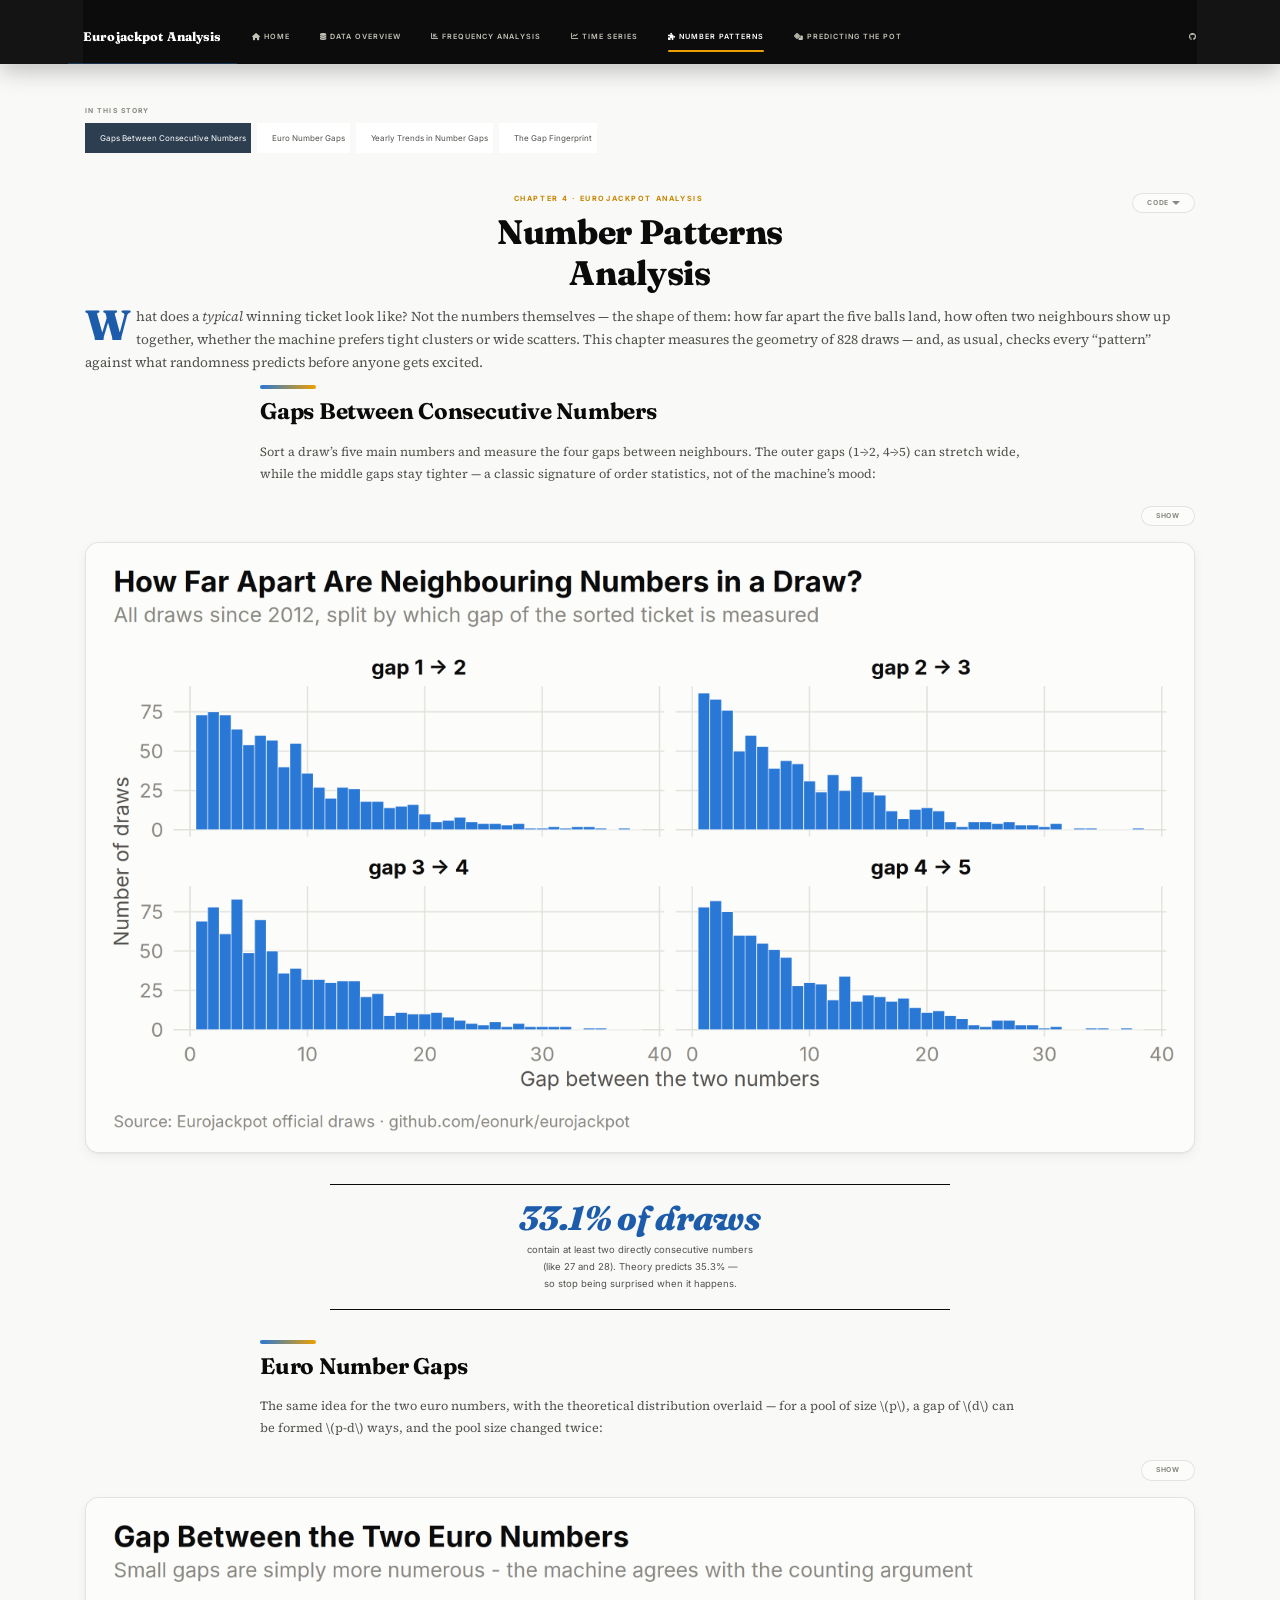
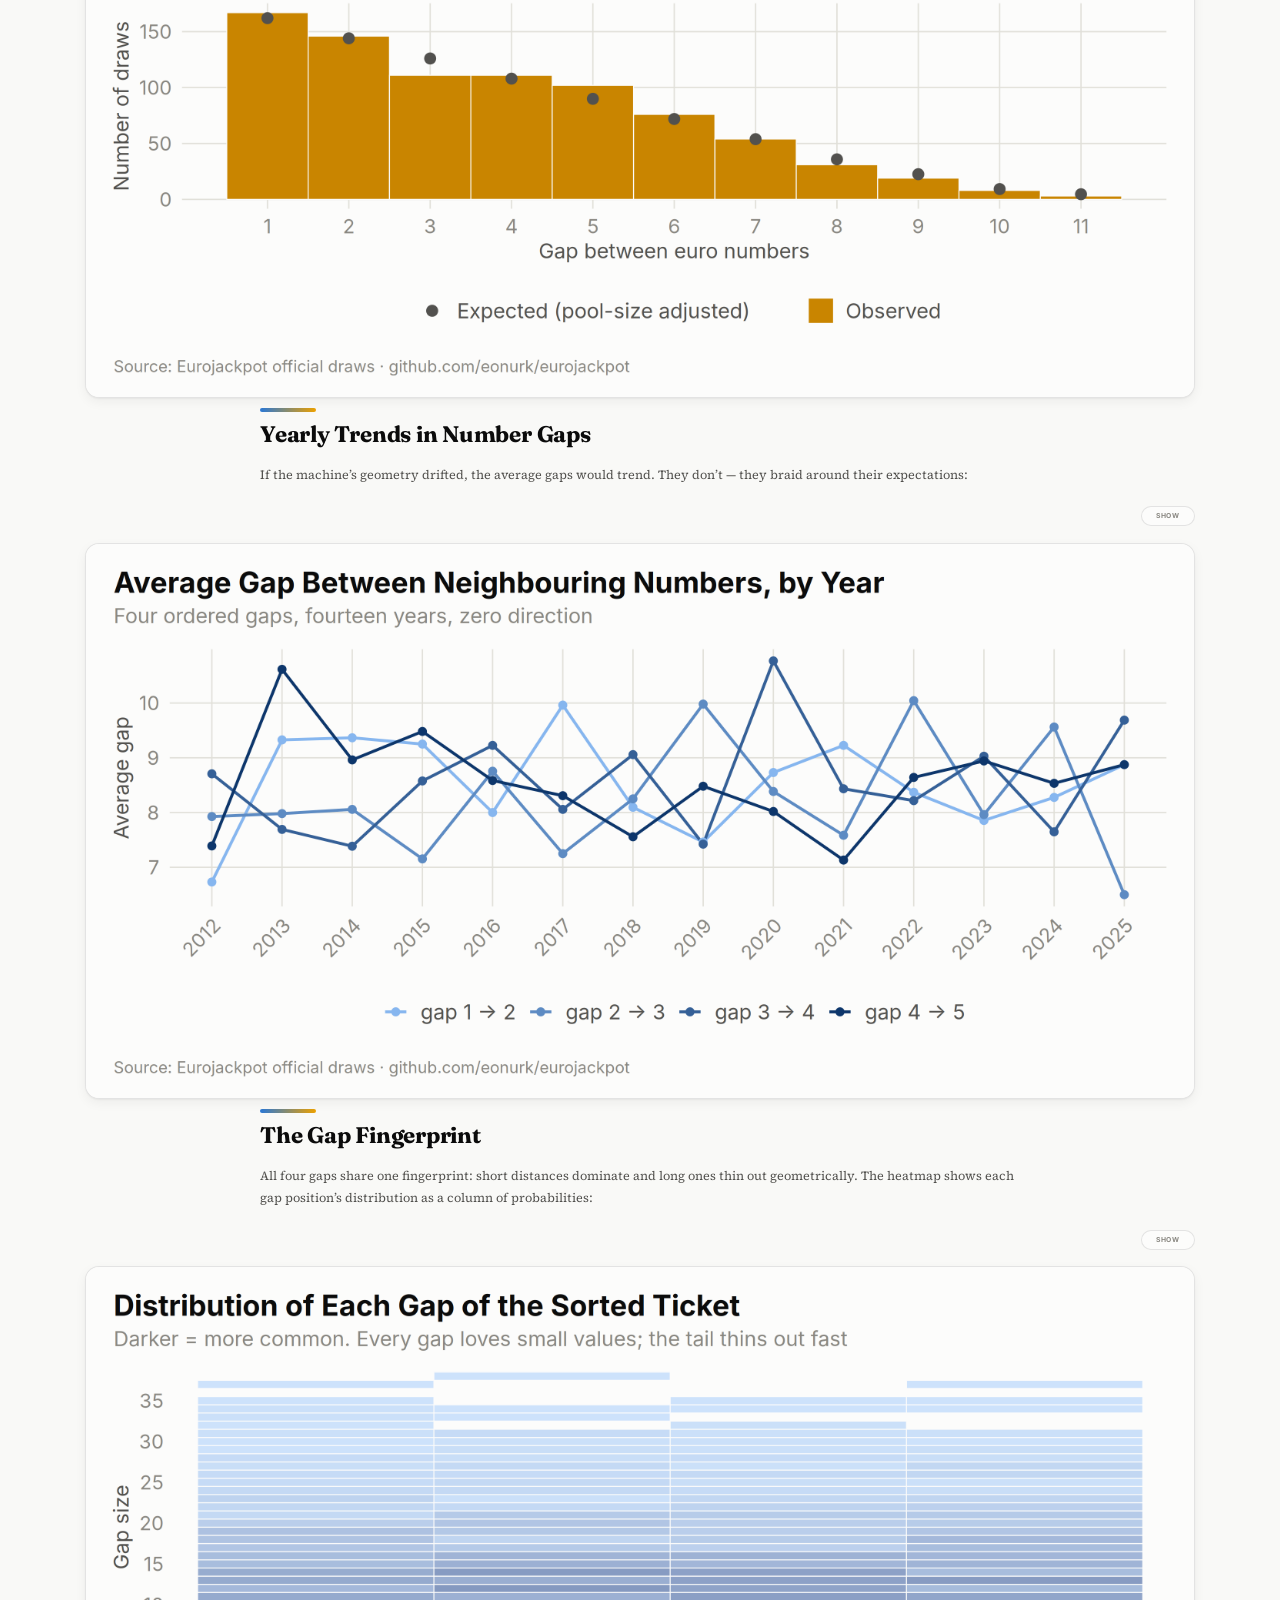
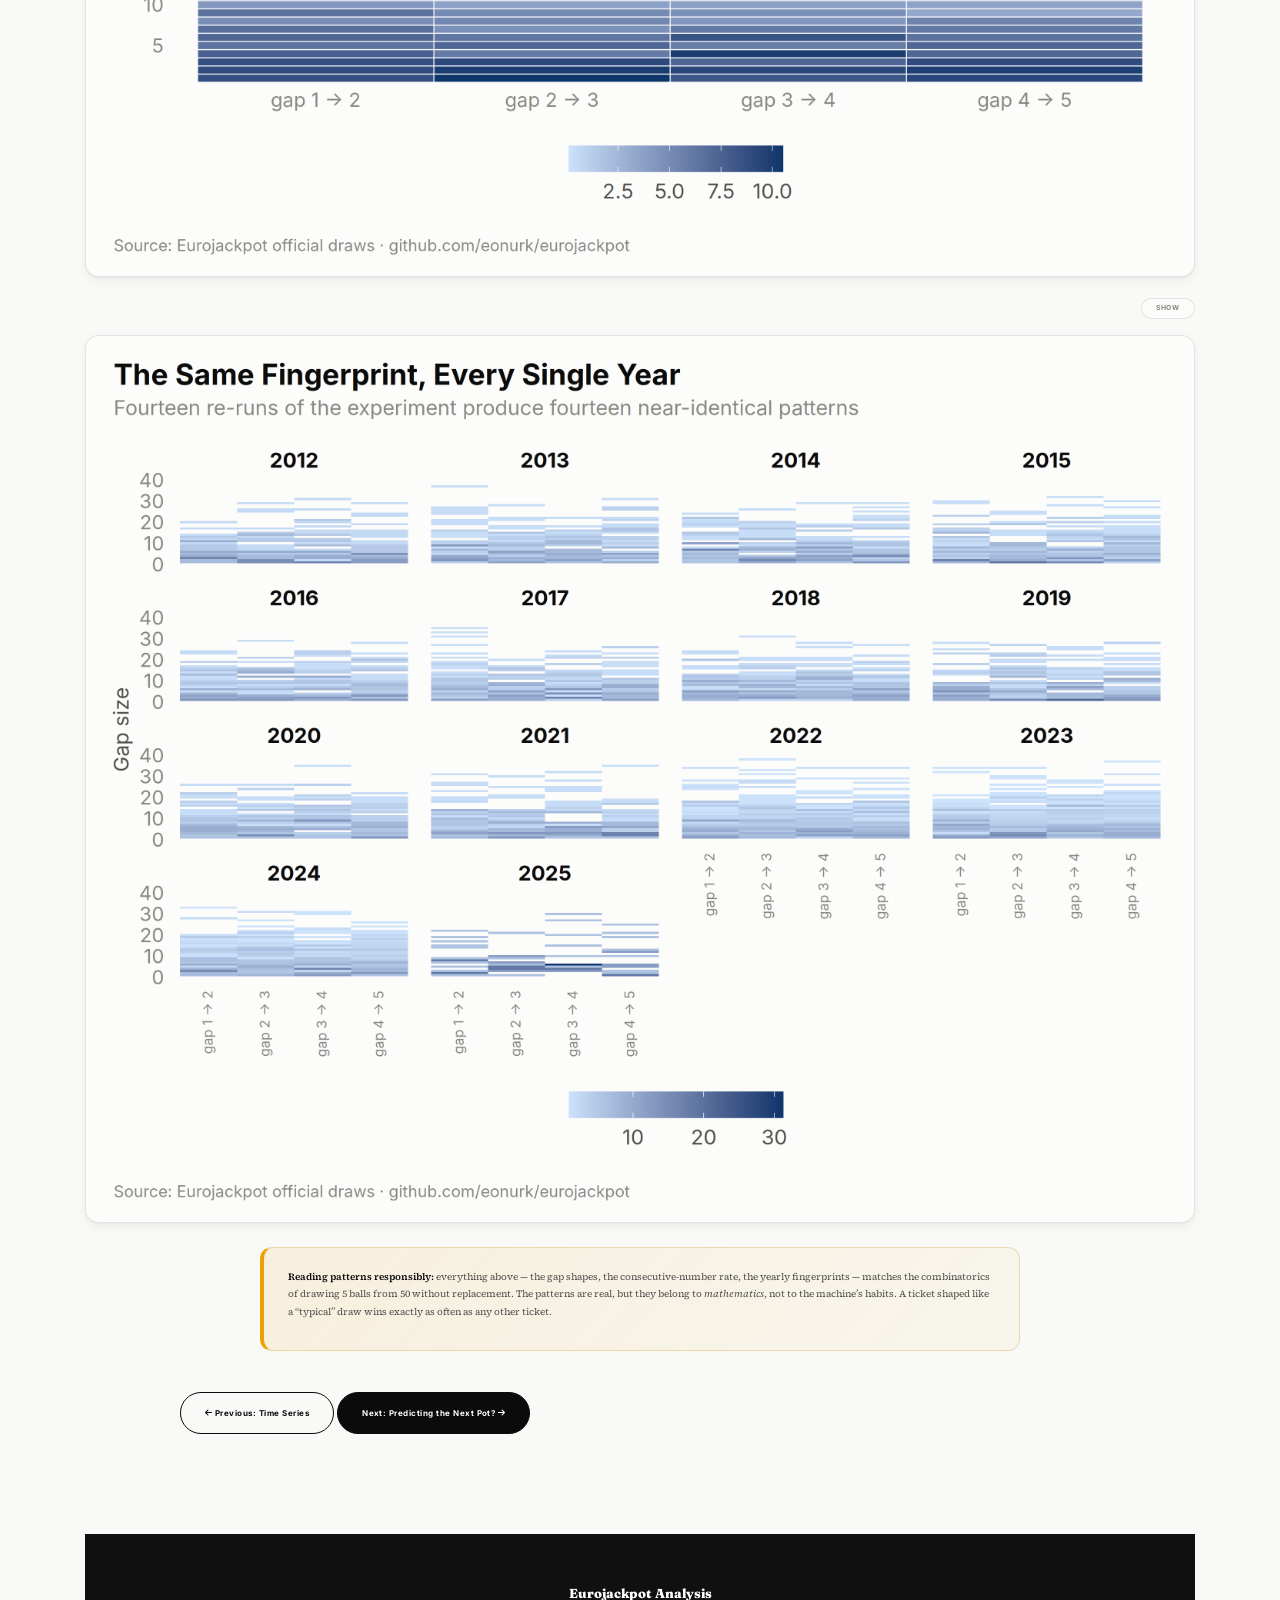
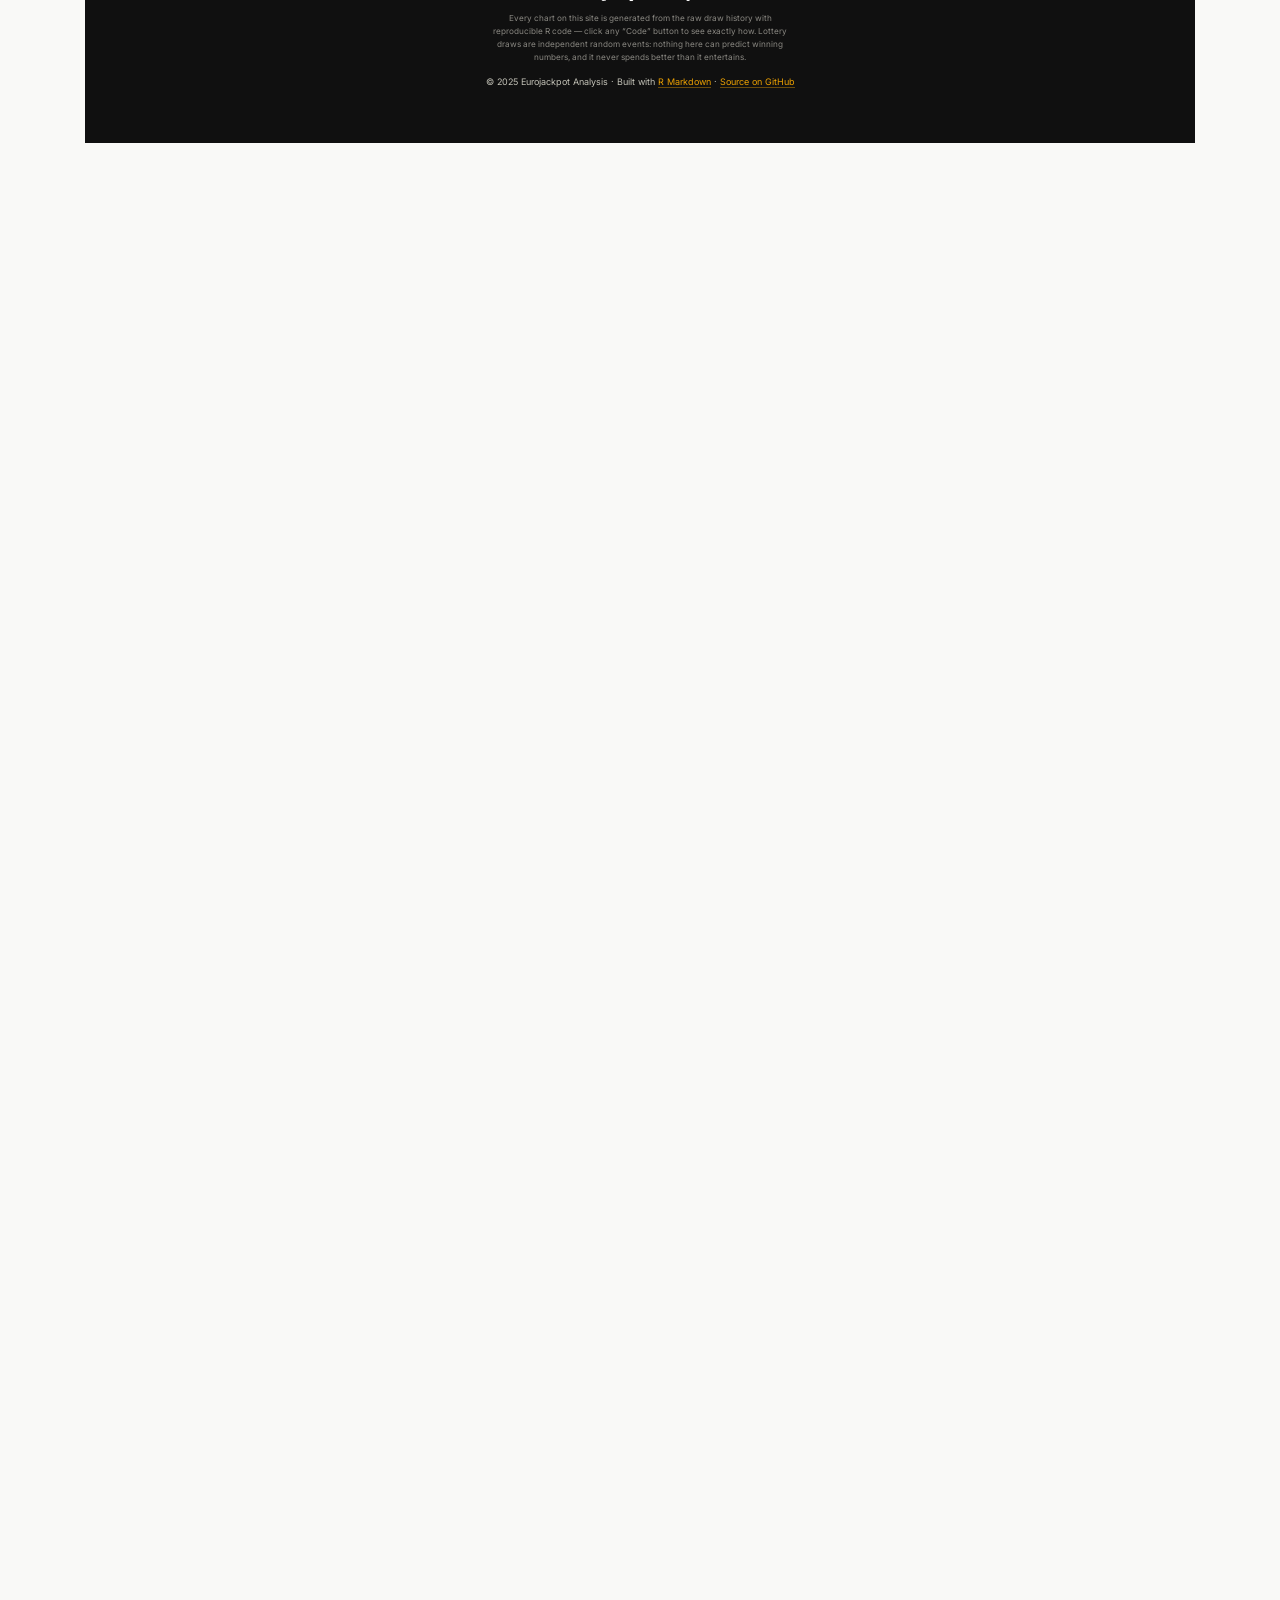
<file: docs/number-patterns.html>
<!DOCTYPE html>

<html>

<head>

<meta charset="utf-8" />
<meta name="generator" content="pandoc" />
<meta http-equiv="X-UA-Compatible" content="IE=EDGE" />




<title>Number Patterns Analysis</title>

<script src="site_libs/header-attrs-2.25/header-attrs.js"></script>
<script src="site_libs/jquery-3.6.1/jquery-3.6.1.min.js"></script>
<meta name="viewport" content="width=device-width, initial-scale=1" />
<link href="site_libs/bootstrap-3.3.5/css/flatly.min.css" rel="stylesheet" />
<script src="site_libs/bootstrap-3.3.5/js/bootstrap.min.js"></script>
<script src="site_libs/bootstrap-3.3.5/shim/html5shiv.min.js"></script>
<script src="site_libs/bootstrap-3.3.5/shim/respond.min.js"></script>
<style>h1 {font-size: 34px;}
       h1.title {font-size: 38px;}
       h2 {font-size: 30px;}
       h3 {font-size: 24px;}
       h4 {font-size: 18px;}
       h5 {font-size: 16px;}
       h6 {font-size: 12px;}
       code {color: inherit; background-color: rgba(0, 0, 0, 0.04);}
       pre:not([class]) { background-color: white }</style>
<script src="site_libs/jqueryui-1.13.2/jquery-ui.min.js"></script>
<link href="site_libs/tocify-1.9.1/jquery.tocify.css" rel="stylesheet" />
<script src="site_libs/tocify-1.9.1/jquery.tocify.js"></script>
<script src="site_libs/navigation-1.1/tabsets.js"></script>
<script src="site_libs/navigation-1.1/codefolding.js"></script>
<link href="site_libs/pagedtable-1.1/css/pagedtable.css" rel="stylesheet" />
<script src="site_libs/pagedtable-1.1/js/pagedtable.js"></script>
<link href="site_libs/font-awesome-6.4.2/css/all.min.css" rel="stylesheet" />
<link href="site_libs/font-awesome-6.4.2/css/v4-shims.min.css" rel="stylesheet" />
<meta name="theme-color" content="#101010">
<link rel="icon" href="data:image/svg+xml,<svg xmlns=%22http://www.w3.org/2000/svg%22 viewBox=%220 0 100 100%22><text y=%22.9em%22 font-size=%2290%22>🍀</text></svg>">
<link rel="preconnect" href="https://fonts.googleapis.com">
<link rel="preconnect" href="https://fonts.gstatic.com" crossorigin>
<link href="https://fonts.googleapis.com/css2?family=Fraunces:ital,opsz,wght@0,9..144,600..900;1,9..144,600..900&family=Source+Serif+4:ital,opsz,wght@0,8..60,400;0,8..60,600;1,8..60,400&family=Inter:wght@400;500;600;700;800&family=JetBrains+Mono:wght@400;600&display=swap" rel="stylesheet">

<style type="text/css">
  code{white-space: pre-wrap;}
  span.smallcaps{font-variant: small-caps;}
  span.underline{text-decoration: underline;}
  div.column{display: inline-block; vertical-align: top; width: 50%;}
  div.hanging-indent{margin-left: 1.5em; text-indent: -1.5em;}
  ul.task-list{list-style: none;}
    </style>



<style type="text/css">
  code {
    white-space: pre;
  }
  .sourceCode {
    overflow: visible;
  }
</style>
<style type="text/css" data-origin="pandoc">
pre > code.sourceCode { white-space: pre; position: relative; }
pre > code.sourceCode > span { line-height: 1.25; }
pre > code.sourceCode > span:empty { height: 1.2em; }
.sourceCode { overflow: visible; }
code.sourceCode > span { color: inherit; text-decoration: inherit; }
div.sourceCode { margin: 1em 0; }
pre.sourceCode { margin: 0; }
@media screen {
div.sourceCode { overflow: auto; }
}
@media print {
pre > code.sourceCode { white-space: pre-wrap; }
pre > code.sourceCode > span { text-indent: -5em; padding-left: 5em; }
}
pre.numberSource code
  { counter-reset: source-line 0; }
pre.numberSource code > span
  { position: relative; left: -4em; counter-increment: source-line; }
pre.numberSource code > span > a:first-child::before
  { content: counter(source-line);
    position: relative; left: -1em; text-align: right; vertical-align: baseline;
    border: none; display: inline-block;
    -webkit-touch-callout: none; -webkit-user-select: none;
    -khtml-user-select: none; -moz-user-select: none;
    -ms-user-select: none; user-select: none;
    padding: 0 4px; width: 4em;
  }
pre.numberSource { margin-left: 3em;  padding-left: 4px; }
div.sourceCode
  { color: #cccccc; background-color: #303030; }
@media screen {
pre > code.sourceCode > span > a:first-child::before { text-decoration: underline; }
}
code span.al { color: #ffcfaf; } /* Alert */
code span.an { color: #7f9f7f; font-weight: bold; } /* Annotation */
code span.at { } /* Attribute */
code span.bn { color: #dca3a3; } /* BaseN */
code span.bu { } /* BuiltIn */
code span.cf { color: #f0dfaf; } /* ControlFlow */
code span.ch { color: #dca3a3; } /* Char */
code span.cn { color: #dca3a3; font-weight: bold; } /* Constant */
code span.co { color: #7f9f7f; } /* Comment */
code span.cv { color: #7f9f7f; font-weight: bold; } /* CommentVar */
code span.do { color: #7f9f7f; } /* Documentation */
code span.dt { color: #dfdfbf; } /* DataType */
code span.dv { color: #dcdccc; } /* DecVal */
code span.er { color: #c3bf9f; } /* Error */
code span.ex { } /* Extension */
code span.fl { color: #c0bed1; } /* Float */
code span.fu { color: #efef8f; } /* Function */
code span.im { } /* Import */
code span.in { color: #7f9f7f; font-weight: bold; } /* Information */
code span.kw { color: #f0dfaf; } /* Keyword */
code span.op { color: #f0efd0; } /* Operator */
code span.ot { color: #efef8f; } /* Other */
code span.pp { color: #ffcfaf; font-weight: bold; } /* Preprocessor */
code span.sc { color: #dca3a3; } /* SpecialChar */
code span.ss { color: #cc9393; } /* SpecialString */
code span.st { color: #cc9393; } /* String */
code span.va { } /* Variable */
code span.vs { color: #cc9393; } /* VerbatimString */
code span.wa { color: #7f9f7f; font-weight: bold; } /* Warning */

.sourceCode .row {
  width: 100%;
}
.sourceCode {
  overflow-x: auto;
}
.code-folding-btn {
  margin-right: -30px;
}
</style>
<script>
// apply pandoc div.sourceCode style to pre.sourceCode instead
(function() {
  var sheets = document.styleSheets;
  for (var i = 0; i < sheets.length; i++) {
    if (sheets[i].ownerNode.dataset["origin"] !== "pandoc") continue;
    try { var rules = sheets[i].cssRules; } catch (e) { continue; }
    var j = 0;
    while (j < rules.length) {
      var rule = rules[j];
      // check if there is a div.sourceCode rule
      if (rule.type !== rule.STYLE_RULE || rule.selectorText !== "div.sourceCode") {
        j++;
        continue;
      }
      var style = rule.style.cssText;
      // check if color or background-color is set
      if (rule.style.color === '' && rule.style.backgroundColor === '') {
        j++;
        continue;
      }
      // replace div.sourceCode by a pre.sourceCode rule
      sheets[i].deleteRule(j);
      sheets[i].insertRule('pre.sourceCode{' + style + '}', j);
    }
  }
})();
</script>




<link rel="stylesheet" href="styles.css" type="text/css" />



<style type = "text/css">
.main-container {
  max-width: 940px;
  margin-left: auto;
  margin-right: auto;
}
img {
  max-width:100%;
}
.tabbed-pane {
  padding-top: 12px;
}
.html-widget {
  margin-bottom: 20px;
}
button.code-folding-btn:focus {
  outline: none;
}
summary {
  display: list-item;
}
details > summary > p:only-child {
  display: inline;
}
pre code {
  padding: 0;
}
</style>


<style type="text/css">
.dropdown-submenu {
  position: relative;
}
.dropdown-submenu>.dropdown-menu {
  top: 0;
  left: 100%;
  margin-top: -6px;
  margin-left: -1px;
  border-radius: 0 6px 6px 6px;
}
.dropdown-submenu:hover>.dropdown-menu {
  display: block;
}
.dropdown-submenu>a:after {
  display: block;
  content: " ";
  float: right;
  width: 0;
  height: 0;
  border-color: transparent;
  border-style: solid;
  border-width: 5px 0 5px 5px;
  border-left-color: #cccccc;
  margin-top: 5px;
  margin-right: -10px;
}
.dropdown-submenu:hover>a:after {
  border-left-color: #adb5bd;
}
.dropdown-submenu.pull-left {
  float: none;
}
.dropdown-submenu.pull-left>.dropdown-menu {
  left: -100%;
  margin-left: 10px;
  border-radius: 6px 0 6px 6px;
}
</style>

<script type="text/javascript">
// manage active state of menu based on current page
$(document).ready(function () {
  // active menu anchor
  href = window.location.pathname
  href = href.substr(href.lastIndexOf('/') + 1)
  if (href === "")
    href = "index.html";
  var menuAnchor = $('a[href="' + href + '"]');

  // mark the anchor link active (and if it's in a dropdown, also mark that active)
  var dropdown = menuAnchor.closest('li.dropdown');
  if (window.bootstrap) { // Bootstrap 4+
    menuAnchor.addClass('active');
    dropdown.find('> .dropdown-toggle').addClass('active');
  } else { // Bootstrap 3
    menuAnchor.parent().addClass('active');
    dropdown.addClass('active');
  }

  // Navbar adjustments
  var navHeight = $(".navbar").first().height() + 15;
  var style = document.createElement('style');
  var pt = "padding-top: " + navHeight + "px; ";
  var mt = "margin-top: -" + navHeight + "px; ";
  var css = "";
  // offset scroll position for anchor links (for fixed navbar)
  for (var i = 1; i <= 6; i++) {
    css += ".section h" + i + "{ " + pt + mt + "}\n";
  }
  style.innerHTML = "body {" + pt + "padding-bottom: 40px; }\n" + css;
  document.head.appendChild(style);
});
</script>

<!-- tabsets -->

<style type="text/css">
.tabset-dropdown > .nav-tabs {
  display: inline-table;
  max-height: 500px;
  min-height: 44px;
  overflow-y: auto;
  border: 1px solid #ddd;
  border-radius: 4px;
}

.tabset-dropdown > .nav-tabs > li.active:before, .tabset-dropdown > .nav-tabs.nav-tabs-open:before {
  content: "\e259";
  font-family: 'Glyphicons Halflings';
  display: inline-block;
  padding: 10px;
  border-right: 1px solid #ddd;
}

.tabset-dropdown > .nav-tabs.nav-tabs-open > li.active:before {
  content: "\e258";
  font-family: 'Glyphicons Halflings';
  border: none;
}

.tabset-dropdown > .nav-tabs > li.active {
  display: block;
}

.tabset-dropdown > .nav-tabs > li > a,
.tabset-dropdown > .nav-tabs > li > a:focus,
.tabset-dropdown > .nav-tabs > li > a:hover {
  border: none;
  display: inline-block;
  border-radius: 4px;
  background-color: transparent;
}

.tabset-dropdown > .nav-tabs.nav-tabs-open > li {
  display: block;
  float: none;
}

.tabset-dropdown > .nav-tabs > li {
  display: none;
}
</style>

<!-- code folding -->
<style type="text/css">
.code-folding-btn { margin-bottom: 4px; }
</style>



<style type="text/css">

#TOC {
  margin: 25px 0px 20px 0px;
}
@media (max-width: 768px) {
#TOC {
  position: relative;
  width: 100%;
}
}

@media print {
.toc-content {
  /* see https://github.com/w3c/csswg-drafts/issues/4434 */
  float: right;
}
}

.toc-content {
  padding-left: 30px;
  padding-right: 40px;
}

div.main-container {
  max-width: 1200px;
}

div.tocify {
  width: 20%;
  max-width: 260px;
  max-height: 85%;
}

@media (min-width: 768px) and (max-width: 991px) {
  div.tocify {
    width: 25%;
  }
}

@media (max-width: 767px) {
  div.tocify {
    width: 100%;
    max-width: none;
  }
}

.tocify ul, .tocify li {
  line-height: 20px;
}

.tocify-subheader .tocify-item {
  font-size: 0.90em;
}

.tocify .list-group-item {
  border-radius: 0px;
}

.tocify-subheader {
  display: inline;
}
.tocify-subheader .tocify-item {
  font-size: 0.95em;
}

</style>



</head>

<body>


<div class="container-fluid main-container">


<!-- setup 3col/9col grid for toc_float and main content  -->
<div class="row">
<div class="col-xs-12 col-sm-4 col-md-3">
<div id="TOC" class="tocify">
</div>
</div>

<div class="toc-content col-xs-12 col-sm-8 col-md-9">




<div class="navbar navbar-inverse  navbar-fixed-top" role="navigation">
  <div class="container">
    <div class="navbar-header">
      <button type="button" class="navbar-toggle collapsed" data-toggle="collapse" data-bs-toggle="collapse" data-target="#navbar" data-bs-target="#navbar">
        <span class="icon-bar"></span>
        <span class="icon-bar"></span>
        <span class="icon-bar"></span>
      </button>
      <a class="navbar-brand" href="index.html">Eurojackpot Analysis</a>
    </div>
    <div id="navbar" class="navbar-collapse collapse">
      <ul class="nav navbar-nav">
        <li>
  <a href="index.html">
    <span class="fa fa-home"></span>
     
    Home
  </a>
</li>
<li>
  <a href="data-overview.html">
    <span class="fa fa-database"></span>
     
    Data Overview
  </a>
</li>
<li>
  <a href="frequency-analysis.html">
    <span class="fa fa-chart-bar"></span>
     
    Frequency Analysis
  </a>
</li>
<li>
  <a href="time-series.html">
    <span class="fa fa-chart-line"></span>
     
    Time Series
  </a>
</li>
<li>
  <a href="number-patterns.html">
    <span class="fa fa-puzzle-piece"></span>
     
    Number Patterns
  </a>
</li>
<li>
  <a href="predictive-analysis.html">
    <span class="fa fa-dice"></span>
     
    Predicting the Pot
  </a>
</li>
      </ul>
      <ul class="nav navbar-nav navbar-right">
        <li>
  <a href="https://github.com/eonurk/eurojackpot">
    <span class="fa fa-github"></span>
     
  </a>
</li>
      </ul>
    </div><!--/.nav-collapse -->
  </div><!--/.container -->
</div><!--/.navbar -->

<div id="header">

<div class="btn-group pull-right float-right">
<button type="button" class="btn btn-default btn-xs btn-secondary btn-sm dropdown-toggle" data-toggle="dropdown" data-bs-toggle="dropdown" aria-haspopup="true" aria-expanded="false"><span>Code</span> <span class="caret"></span></button>
<ul class="dropdown-menu dropdown-menu-right" style="min-width: 50px;">
<li><a id="rmd-show-all-code" href="#">Show All Code</a></li>
<li><a id="rmd-hide-all-code" href="#">Hide All Code</a></li>
</ul>
</div>



<h1 class="title toc-ignore">Number Patterns Analysis</h1>

</div>


<p>What does a <em>typical</em> winning ticket look like? Not the
numbers themselves — the shape of them: how far apart the five balls
land, how often two neighbours show up together, whether the machine
prefers tight clusters or wide scatters. This chapter measures the
geometry of 828 draws — and, as usual, checks every “pattern” against
what randomness predicts before anyone gets excited.</p>
<div id="gaps-between-consecutive-numbers" class="section level2">
<h2>Gaps Between Consecutive Numbers</h2>
<p>Sort a draw’s five main numbers and measure the four gaps between
neighbours. The outer gaps (1→2, 4→5) can stretch wide, while the middle
gaps stay tighter — a classic signature of order statistics, not of the
machine’s mood:</p>
<div class="sourceCode" id="cb1"><pre class="sourceCode r"><code class="sourceCode r"><span id="cb1-1"><a href="#cb1-1" tabindex="-1"></a><span class="co"># Calculate pairwise differences between consecutive numbers</span></span>
<span id="cb1-2"><a href="#cb1-2" tabindex="-1"></a>main_diffs <span class="ot">&lt;-</span> results <span class="sc">%&gt;%</span></span>
<span id="cb1-3"><a href="#cb1-3" tabindex="-1"></a>    <span class="fu">mutate</span>(</span>
<span id="cb1-4"><a href="#cb1-4" tabindex="-1"></a>        <span class="at">diff_1_2 =</span> main_2 <span class="sc">-</span> main_1,</span>
<span id="cb1-5"><a href="#cb1-5" tabindex="-1"></a>        <span class="at">diff_2_3 =</span> main_3 <span class="sc">-</span> main_2,</span>
<span id="cb1-6"><a href="#cb1-6" tabindex="-1"></a>        <span class="at">diff_3_4 =</span> main_4 <span class="sc">-</span> main_3,</span>
<span id="cb1-7"><a href="#cb1-7" tabindex="-1"></a>        <span class="at">diff_4_5 =</span> main_5 <span class="sc">-</span> main_4</span>
<span id="cb1-8"><a href="#cb1-8" tabindex="-1"></a>    ) <span class="sc">%&gt;%</span></span>
<span id="cb1-9"><a href="#cb1-9" tabindex="-1"></a>    <span class="fu">select</span>(draw_date, year, <span class="fu">contains</span>(<span class="st">&quot;diff_&quot;</span>))</span>
<span id="cb1-10"><a href="#cb1-10" tabindex="-1"></a></span>
<span id="cb1-11"><a href="#cb1-11" tabindex="-1"></a>main_diffs_long <span class="ot">&lt;-</span> main_diffs <span class="sc">%&gt;%</span></span>
<span id="cb1-12"><a href="#cb1-12" tabindex="-1"></a>    <span class="fu">pivot_longer</span>(</span>
<span id="cb1-13"><a href="#cb1-13" tabindex="-1"></a>        <span class="at">cols =</span> <span class="fu">starts_with</span>(<span class="st">&quot;diff_&quot;</span>),</span>
<span id="cb1-14"><a href="#cb1-14" tabindex="-1"></a>        <span class="at">names_to =</span> <span class="st">&quot;pair&quot;</span>,</span>
<span id="cb1-15"><a href="#cb1-15" tabindex="-1"></a>        <span class="at">values_to =</span> <span class="st">&quot;difference&quot;</span></span>
<span id="cb1-16"><a href="#cb1-16" tabindex="-1"></a>    ) <span class="sc">%&gt;%</span></span>
<span id="cb1-17"><a href="#cb1-17" tabindex="-1"></a>    <span class="fu">mutate</span>(<span class="at">pair =</span> <span class="fu">factor</span>(pair,</span>
<span id="cb1-18"><a href="#cb1-18" tabindex="-1"></a>        <span class="at">levels =</span> <span class="fu">c</span>(<span class="st">&quot;diff_1_2&quot;</span>, <span class="st">&quot;diff_2_3&quot;</span>, <span class="st">&quot;diff_3_4&quot;</span>, <span class="st">&quot;diff_4_5&quot;</span>),</span>
<span id="cb1-19"><a href="#cb1-19" tabindex="-1"></a>        <span class="at">labels =</span> <span class="fu">c</span>(<span class="st">&quot;gap 1 → 2&quot;</span>, <span class="st">&quot;gap 2 → 3&quot;</span>, <span class="st">&quot;gap 3 → 4&quot;</span>, <span class="st">&quot;gap 4 → 5&quot;</span>)</span>
<span id="cb1-20"><a href="#cb1-20" tabindex="-1"></a>    ))</span>
<span id="cb1-21"><a href="#cb1-21" tabindex="-1"></a></span>
<span id="cb1-22"><a href="#cb1-22" tabindex="-1"></a><span class="fu">ggplot</span>(main_diffs_long, <span class="fu">aes</span>(<span class="at">x =</span> difference)) <span class="sc">+</span></span>
<span id="cb1-23"><a href="#cb1-23" tabindex="-1"></a>    <span class="fu">geom_histogram</span>(<span class="at">binwidth =</span> <span class="dv">1</span>, <span class="at">fill =</span> ej_blue, <span class="at">color =</span> ej_surface, <span class="at">linewidth =</span> <span class="fl">0.2</span>) <span class="sc">+</span></span>
<span id="cb1-24"><a href="#cb1-24" tabindex="-1"></a>    <span class="fu">facet_wrap</span>(<span class="sc">~</span>pair, <span class="at">ncol =</span> <span class="dv">2</span>) <span class="sc">+</span></span>
<span id="cb1-25"><a href="#cb1-25" tabindex="-1"></a>    <span class="fu">labs</span>(</span>
<span id="cb1-26"><a href="#cb1-26" tabindex="-1"></a>        <span class="at">title =</span> <span class="st">&quot;How Far Apart Are Neighbouring Numbers in a Draw?&quot;</span>,</span>
<span id="cb1-27"><a href="#cb1-27" tabindex="-1"></a>        <span class="at">subtitle =</span> <span class="st">&quot;All draws since 2012, split by which gap of the sorted ticket is measured&quot;</span>,</span>
<span id="cb1-28"><a href="#cb1-28" tabindex="-1"></a>        <span class="at">x =</span> <span class="st">&quot;Gap between the two numbers&quot;</span>, <span class="at">y =</span> <span class="st">&quot;Number of draws&quot;</span>, <span class="at">caption =</span> ej_caption</span>
<span id="cb1-29"><a href="#cb1-29" tabindex="-1"></a>    )</span></code></pre></div>
<p><img src="number-patterns_files/figure-html/consecutive-diffs-1.png" width="100%" style="display: block; margin: auto;" /></p>
<div class="pull-stat">
<span class="big">33.1% of draws</span><span class="why">contain at
least two directly consecutive numbers (like 27 and 28). Theory predicts
35.3% — so stop being surprised when it happens.</span>
</div>
</div>
<div id="euro-number-gaps" class="section level2">
<h2>Euro Number Gaps</h2>
<p>The same idea for the two euro numbers, with the theoretical
distribution overlaid — for a pool of size <span
class="math inline">\(p\)</span>, a gap of <span
class="math inline">\(d\)</span> can be formed <span
class="math inline">\(p-d\)</span> ways, and the pool size changed
twice:</p>
<div class="sourceCode" id="cb2"><pre class="sourceCode r"><code class="sourceCode r"><span id="cb2-1"><a href="#cb2-1" tabindex="-1"></a>results<span class="sc">$</span>pool_size <span class="ot">&lt;-</span> <span class="fu">ifelse</span>(results<span class="sc">$</span>draw_date <span class="sc">&lt;</span> <span class="fu">as.Date</span>(<span class="st">&quot;2014-10-10&quot;</span>), <span class="dv">8</span>,</span>
<span id="cb2-2"><a href="#cb2-2" tabindex="-1"></a>    <span class="fu">ifelse</span>(results<span class="sc">$</span>draw_date <span class="sc">&lt;</span> <span class="fu">as.Date</span>(<span class="st">&quot;2022-03-29&quot;</span>), <span class="dv">10</span>, <span class="dv">12</span>)</span>
<span id="cb2-3"><a href="#cb2-3" tabindex="-1"></a>)</span>
<span id="cb2-4"><a href="#cb2-4" tabindex="-1"></a>euro_gap <span class="ot">&lt;-</span> <span class="fu">data.frame</span>(<span class="at">gap =</span> results<span class="sc">$</span>euro_2 <span class="sc">-</span> results<span class="sc">$</span>euro_1)</span>
<span id="cb2-5"><a href="#cb2-5" tabindex="-1"></a></span>
<span id="cb2-6"><a href="#cb2-6" tabindex="-1"></a>expected_gap <span class="ot">&lt;-</span> <span class="fu">sapply</span>(<span class="dv">1</span><span class="sc">:</span><span class="dv">11</span>, <span class="cf">function</span>(d) {</span>
<span id="cb2-7"><a href="#cb2-7" tabindex="-1"></a>    <span class="fu">sum</span>(<span class="fu">ifelse</span>(results<span class="sc">$</span>pool_size <span class="sc">&gt;</span> d,</span>
<span id="cb2-8"><a href="#cb2-8" tabindex="-1"></a>        (results<span class="sc">$</span>pool_size <span class="sc">-</span> d) <span class="sc">/</span> <span class="fu">choose</span>(results<span class="sc">$</span>pool_size, <span class="dv">2</span>), <span class="dv">0</span></span>
<span id="cb2-9"><a href="#cb2-9" tabindex="-1"></a>    ))</span>
<span id="cb2-10"><a href="#cb2-10" tabindex="-1"></a>})</span>
<span id="cb2-11"><a href="#cb2-11" tabindex="-1"></a></span>
<span id="cb2-12"><a href="#cb2-12" tabindex="-1"></a><span class="fu">ggplot</span>(euro_gap, <span class="fu">aes</span>(<span class="at">x =</span> gap)) <span class="sc">+</span></span>
<span id="cb2-13"><a href="#cb2-13" tabindex="-1"></a>    <span class="fu">geom_histogram</span>(<span class="fu">aes</span>(<span class="at">fill =</span> <span class="st">&quot;Observed&quot;</span>), <span class="at">binwidth =</span> <span class="dv">1</span>, <span class="at">color =</span> ej_surface, <span class="at">linewidth =</span> <span class="fl">0.3</span>) <span class="sc">+</span></span>
<span id="cb2-14"><a href="#cb2-14" tabindex="-1"></a>    <span class="fu">geom_point</span>(</span>
<span id="cb2-15"><a href="#cb2-15" tabindex="-1"></a>        <span class="at">data =</span> <span class="fu">data.frame</span>(<span class="at">gap =</span> <span class="dv">1</span><span class="sc">:</span><span class="dv">11</span>, <span class="at">expected =</span> expected_gap),</span>
<span id="cb2-16"><a href="#cb2-16" tabindex="-1"></a>        <span class="fu">aes</span>(<span class="at">y =</span> expected, <span class="at">color =</span> <span class="st">&quot;Expected (pool-size adjusted)&quot;</span>), <span class="at">size =</span> <span class="dv">3</span></span>
<span id="cb2-17"><a href="#cb2-17" tabindex="-1"></a>    ) <span class="sc">+</span></span>
<span id="cb2-18"><a href="#cb2-18" tabindex="-1"></a>    <span class="fu">scale_fill_manual</span>(<span class="at">values =</span> <span class="fu">c</span>(<span class="st">&quot;Observed&quot;</span> <span class="ot">=</span> ej_gold)) <span class="sc">+</span></span>
<span id="cb2-19"><a href="#cb2-19" tabindex="-1"></a>    <span class="fu">scale_color_manual</span>(<span class="at">values =</span> <span class="fu">c</span>(<span class="st">&quot;Expected (pool-size adjusted)&quot;</span> <span class="ot">=</span> ej_ink2)) <span class="sc">+</span></span>
<span id="cb2-20"><a href="#cb2-20" tabindex="-1"></a>    <span class="fu">scale_x_continuous</span>(<span class="at">breaks =</span> <span class="dv">1</span><span class="sc">:</span><span class="dv">11</span>) <span class="sc">+</span></span>
<span id="cb2-21"><a href="#cb2-21" tabindex="-1"></a>    <span class="fu">labs</span>(</span>
<span id="cb2-22"><a href="#cb2-22" tabindex="-1"></a>        <span class="at">title =</span> <span class="st">&quot;Gap Between the Two Euro Numbers&quot;</span>,</span>
<span id="cb2-23"><a href="#cb2-23" tabindex="-1"></a>        <span class="at">subtitle =</span> <span class="st">&quot;Small gaps are simply more numerous - the machine agrees with the counting argument&quot;</span>,</span>
<span id="cb2-24"><a href="#cb2-24" tabindex="-1"></a>        <span class="at">x =</span> <span class="st">&quot;Gap between euro numbers&quot;</span>, <span class="at">y =</span> <span class="st">&quot;Number of draws&quot;</span>, <span class="at">caption =</span> ej_caption</span>
<span id="cb2-25"><a href="#cb2-25" tabindex="-1"></a>    )</span></code></pre></div>
<p><img src="number-patterns_files/figure-html/euro-diffs-1.png" width="100%" style="display: block; margin: auto;" /></p>
</div>
<div id="yearly-trends-in-number-gaps" class="section level2">
<h2>Yearly Trends in Number Gaps</h2>
<p>If the machine’s geometry drifted, the average gaps would trend. They
don’t — they braid around their expectations:</p>
<div class="sourceCode" id="cb3"><pre class="sourceCode r"><code class="sourceCode r"><span id="cb3-1"><a href="#cb3-1" tabindex="-1"></a>yearly_avg_diffs <span class="ot">&lt;-</span> main_diffs_long <span class="sc">%&gt;%</span></span>
<span id="cb3-2"><a href="#cb3-2" tabindex="-1"></a>    <span class="fu">group_by</span>(year, pair) <span class="sc">%&gt;%</span></span>
<span id="cb3-3"><a href="#cb3-3" tabindex="-1"></a>    <span class="fu">summarise</span>(</span>
<span id="cb3-4"><a href="#cb3-4" tabindex="-1"></a>        <span class="at">avg_diff =</span> <span class="fu">mean</span>(difference, <span class="at">na.rm =</span> <span class="cn">TRUE</span>),</span>
<span id="cb3-5"><a href="#cb3-5" tabindex="-1"></a>        <span class="at">.groups =</span> <span class="st">&quot;drop&quot;</span></span>
<span id="cb3-6"><a href="#cb3-6" tabindex="-1"></a>    )</span>
<span id="cb3-7"><a href="#cb3-7" tabindex="-1"></a></span>
<span id="cb3-8"><a href="#cb3-8" tabindex="-1"></a><span class="fu">ggplot</span>(yearly_avg_diffs, <span class="fu">aes</span>(<span class="at">x =</span> year, <span class="at">y =</span> avg_diff, <span class="at">color =</span> pair, <span class="at">group =</span> pair)) <span class="sc">+</span></span>
<span id="cb3-9"><a href="#cb3-9" tabindex="-1"></a>    <span class="fu">geom_line</span>(<span class="at">linewidth =</span> <span class="fl">0.9</span>) <span class="sc">+</span></span>
<span id="cb3-10"><a href="#cb3-10" tabindex="-1"></a>    <span class="fu">geom_point</span>(<span class="at">size =</span> <span class="fl">2.1</span>) <span class="sc">+</span></span>
<span id="cb3-11"><a href="#cb3-11" tabindex="-1"></a>    <span class="fu">scale_color_manual</span>(<span class="at">values =</span> <span class="fu">ej_ramp</span>(<span class="dv">4</span>)) <span class="sc">+</span></span>
<span id="cb3-12"><a href="#cb3-12" tabindex="-1"></a>    <span class="fu">labs</span>(</span>
<span id="cb3-13"><a href="#cb3-13" tabindex="-1"></a>        <span class="at">title =</span> <span class="st">&quot;Average Gap Between Neighbouring Numbers, by Year&quot;</span>,</span>
<span id="cb3-14"><a href="#cb3-14" tabindex="-1"></a>        <span class="at">subtitle =</span> <span class="st">&quot;Four ordered gaps, fourteen years, zero direction&quot;</span>,</span>
<span id="cb3-15"><a href="#cb3-15" tabindex="-1"></a>        <span class="at">x =</span> <span class="cn">NULL</span>, <span class="at">y =</span> <span class="st">&quot;Average gap&quot;</span>, <span class="at">caption =</span> ej_caption</span>
<span id="cb3-16"><a href="#cb3-16" tabindex="-1"></a>    ) <span class="sc">+</span></span>
<span id="cb3-17"><a href="#cb3-17" tabindex="-1"></a>    <span class="fu">guides</span>(<span class="at">color =</span> <span class="fu">guide_legend</span>(<span class="at">nrow =</span> <span class="dv">1</span>)) <span class="sc">+</span></span>
<span id="cb3-18"><a href="#cb3-18" tabindex="-1"></a>    <span class="fu">theme</span>(<span class="at">axis.text.x =</span> <span class="fu">element_text</span>(<span class="at">angle =</span> <span class="dv">45</span>, <span class="at">hjust =</span> <span class="dv">1</span>))</span></code></pre></div>
<p><img src="number-patterns_files/figure-html/yearly-trends-1.png" width="100%" style="display: block; margin: auto;" /></p>
</div>
<div id="the-gap-fingerprint" class="section level2">
<h2>The Gap Fingerprint</h2>
<p>All four gaps share one fingerprint: short distances dominate and
long ones thin out geometrically. The heatmap shows each gap position’s
distribution as a column of probabilities:</p>
<div class="sourceCode" id="cb4"><pre class="sourceCode r"><code class="sourceCode r"><span id="cb4-1"><a href="#cb4-1" tabindex="-1"></a>heatmap_data <span class="ot">&lt;-</span> main_diffs_long <span class="sc">%&gt;%</span></span>
<span id="cb4-2"><a href="#cb4-2" tabindex="-1"></a>    <span class="fu">group_by</span>(pair) <span class="sc">%&gt;%</span></span>
<span id="cb4-3"><a href="#cb4-3" tabindex="-1"></a>    <span class="fu">count</span>(difference) <span class="sc">%&gt;%</span></span>
<span id="cb4-4"><a href="#cb4-4" tabindex="-1"></a>    <span class="fu">mutate</span>(<span class="at">percentage =</span> n <span class="sc">/</span> <span class="fu">sum</span>(n) <span class="sc">*</span> <span class="dv">100</span>) <span class="sc">%&gt;%</span></span>
<span id="cb4-5"><a href="#cb4-5" tabindex="-1"></a>    <span class="fu">ungroup</span>()</span>
<span id="cb4-6"><a href="#cb4-6" tabindex="-1"></a></span>
<span id="cb4-7"><a href="#cb4-7" tabindex="-1"></a><span class="fu">ggplot</span>(heatmap_data, <span class="fu">aes</span>(<span class="at">x =</span> pair, <span class="at">y =</span> difference, <span class="at">fill =</span> percentage)) <span class="sc">+</span></span>
<span id="cb4-8"><a href="#cb4-8" tabindex="-1"></a>    <span class="fu">geom_tile</span>(<span class="at">color =</span> ej_surface, <span class="at">linewidth =</span> <span class="fl">0.3</span>) <span class="sc">+</span></span>
<span id="cb4-9"><a href="#cb4-9" tabindex="-1"></a>    <span class="fu">scale_fill_gradient</span>(</span>
<span id="cb4-10"><a href="#cb4-10" tabindex="-1"></a>        <span class="at">low =</span> ej_blue_pale, <span class="at">high =</span> ej_blue_deep,</span>
<span id="cb4-11"><a href="#cb4-11" tabindex="-1"></a>        <span class="at">name =</span> <span class="st">&quot;Share of draws (%)&quot;</span></span>
<span id="cb4-12"><a href="#cb4-12" tabindex="-1"></a>    ) <span class="sc">+</span></span>
<span id="cb4-13"><a href="#cb4-13" tabindex="-1"></a>    <span class="fu">scale_y_continuous</span>(<span class="at">breaks =</span> <span class="fu">seq</span>(<span class="dv">0</span>, <span class="dv">45</span>, <span class="at">by =</span> <span class="dv">5</span>), <span class="at">expand =</span> <span class="fu">c</span>(<span class="dv">0</span>, <span class="dv">0</span>)) <span class="sc">+</span></span>
<span id="cb4-14"><a href="#cb4-14" tabindex="-1"></a>    <span class="fu">labs</span>(</span>
<span id="cb4-15"><a href="#cb4-15" tabindex="-1"></a>        <span class="at">title =</span> <span class="st">&quot;Distribution of Each Gap of the Sorted Ticket&quot;</span>,</span>
<span id="cb4-16"><a href="#cb4-16" tabindex="-1"></a>        <span class="at">subtitle =</span> <span class="st">&quot;Darker = more common. Every gap loves small values; the tail thins out fast&quot;</span>,</span>
<span id="cb4-17"><a href="#cb4-17" tabindex="-1"></a>        <span class="at">x =</span> <span class="cn">NULL</span>, <span class="at">y =</span> <span class="st">&quot;Gap size&quot;</span>, <span class="at">caption =</span> ej_caption</span>
<span id="cb4-18"><a href="#cb4-18" tabindex="-1"></a>    ) <span class="sc">+</span></span>
<span id="cb4-19"><a href="#cb4-19" tabindex="-1"></a>    <span class="fu">theme</span>(<span class="at">panel.grid.major =</span> <span class="fu">element_blank</span>(), <span class="at">legend.key.width =</span> <span class="fu">unit</span>(<span class="dv">28</span>, <span class="st">&quot;pt&quot;</span>))</span></code></pre></div>
<p><img src="number-patterns_files/figure-html/heatmap-alltime-1.png" width="100%" style="display: block; margin: auto;" /></p>
<div class="sourceCode" id="cb5"><pre class="sourceCode r"><code class="sourceCode r"><span id="cb5-1"><a href="#cb5-1" tabindex="-1"></a>heatmap_yearly <span class="ot">&lt;-</span> main_diffs_long <span class="sc">%&gt;%</span></span>
<span id="cb5-2"><a href="#cb5-2" tabindex="-1"></a>    <span class="fu">group_by</span>(pair, year) <span class="sc">%&gt;%</span></span>
<span id="cb5-3"><a href="#cb5-3" tabindex="-1"></a>    <span class="fu">count</span>(difference) <span class="sc">%&gt;%</span></span>
<span id="cb5-4"><a href="#cb5-4" tabindex="-1"></a>    <span class="fu">mutate</span>(<span class="at">percentage =</span> n <span class="sc">/</span> <span class="fu">sum</span>(n) <span class="sc">*</span> <span class="dv">100</span>) <span class="sc">%&gt;%</span></span>
<span id="cb5-5"><a href="#cb5-5" tabindex="-1"></a>    <span class="fu">ungroup</span>()</span>
<span id="cb5-6"><a href="#cb5-6" tabindex="-1"></a></span>
<span id="cb5-7"><a href="#cb5-7" tabindex="-1"></a><span class="fu">ggplot</span>(heatmap_yearly, <span class="fu">aes</span>(<span class="at">x =</span> pair, <span class="at">y =</span> difference, <span class="at">fill =</span> percentage)) <span class="sc">+</span></span>
<span id="cb5-8"><a href="#cb5-8" tabindex="-1"></a>    <span class="fu">geom_tile</span>() <span class="sc">+</span></span>
<span id="cb5-9"><a href="#cb5-9" tabindex="-1"></a>    <span class="fu">scale_fill_gradient</span>(</span>
<span id="cb5-10"><a href="#cb5-10" tabindex="-1"></a>        <span class="at">low =</span> ej_blue_pale, <span class="at">high =</span> ej_blue_deep,</span>
<span id="cb5-11"><a href="#cb5-11" tabindex="-1"></a>        <span class="at">name =</span> <span class="st">&quot;Share of draws (%)&quot;</span></span>
<span id="cb5-12"><a href="#cb5-12" tabindex="-1"></a>    ) <span class="sc">+</span></span>
<span id="cb5-13"><a href="#cb5-13" tabindex="-1"></a>    <span class="fu">facet_wrap</span>(<span class="sc">~</span>year) <span class="sc">+</span></span>
<span id="cb5-14"><a href="#cb5-14" tabindex="-1"></a>    <span class="fu">labs</span>(</span>
<span id="cb5-15"><a href="#cb5-15" tabindex="-1"></a>        <span class="at">title =</span> <span class="st">&quot;The Same Fingerprint, Every Single Year&quot;</span>,</span>
<span id="cb5-16"><a href="#cb5-16" tabindex="-1"></a>        <span class="at">subtitle =</span> <span class="st">&quot;Fourteen re-runs of the experiment produce fourteen near-identical patterns&quot;</span>,</span>
<span id="cb5-17"><a href="#cb5-17" tabindex="-1"></a>        <span class="at">x =</span> <span class="cn">NULL</span>, <span class="at">y =</span> <span class="st">&quot;Gap size&quot;</span>, <span class="at">caption =</span> ej_caption</span>
<span id="cb5-18"><a href="#cb5-18" tabindex="-1"></a>    ) <span class="sc">+</span></span>
<span id="cb5-19"><a href="#cb5-19" tabindex="-1"></a>    <span class="fu">theme</span>(</span>
<span id="cb5-20"><a href="#cb5-20" tabindex="-1"></a>        <span class="at">panel.grid.major =</span> <span class="fu">element_blank</span>(),</span>
<span id="cb5-21"><a href="#cb5-21" tabindex="-1"></a>        <span class="at">legend.key.width =</span> <span class="fu">unit</span>(<span class="dv">28</span>, <span class="st">&quot;pt&quot;</span>),</span>
<span id="cb5-22"><a href="#cb5-22" tabindex="-1"></a>        <span class="at">axis.text.x =</span> <span class="fu">element_text</span>(<span class="at">angle =</span> <span class="dv">90</span>, <span class="at">hjust =</span> <span class="dv">1</span>, <span class="at">vjust =</span> <span class="fl">0.4</span>, <span class="at">size =</span> <span class="fu">rel</span>(<span class="fl">0.7</span>))</span>
<span id="cb5-23"><a href="#cb5-23" tabindex="-1"></a>    )</span></code></pre></div>
<p><img src="number-patterns_files/figure-html/heatmap-yearly-1.png" width="100%" style="display: block; margin: auto;" /></p>
<div class="info-box">
<p><strong>Reading patterns responsibly:</strong> everything above — the
gap shapes, the consecutive-number rate, the yearly fingerprints —
matches the combinatorics of drawing 5 balls from 50 without
replacement. The patterns are real, but they belong to
<em>mathematics</em>, not to the machine’s habits. A ticket shaped like
a “typical” draw wins exactly as often as any other ticket.</p>
</div>
<div class="navigation-buttons">
<p><a href="time-series.html" class="prev-button"><i class="fa fa-arrow-left"></i>
Previous: Time Series</a>
<a href="predictive-analysis.html" class="next-button">Next: Predicting
the Next Pot? <i class="fa fa-arrow-right"></i></a></p>
</div>
</div>

<footer class="footer">
  <div class="footer-brand">Eurojackpot Analysis</div>
  <p class="footer-note">
    Every chart on this site is generated from the raw draw history with reproducible R code —
    click any “Code” button to see exactly how. Lottery draws are independent random events:
    nothing here can predict winning numbers, and it never spends better than it entertains.
  </p>
  <p>© 2025 Eurojackpot Analysis · Built with <a href="https://rmarkdown.rstudio.com">R Markdown</a> ·
    <a href="https://github.com/eonurk/eurojackpot">Source on GitHub</a></p>
</footer>

<script>
(function () {
  var reduced = window.matchMedia && window.matchMedia("(prefers-reduced-motion: reduce)").matches;

  /* reading progress bar */
  var bar = document.createElement("div");
  bar.id = "ej-progress";
  document.body.appendChild(bar);
  var ticking = false;
  function paint() {
    var h = document.documentElement;
    var max = h.scrollHeight - h.clientHeight;
    bar.style.width = (max > 0 ? (h.scrollTop / max) * 100 : 0) + "%";
    ticking = false;
  }
  document.addEventListener("scroll", function () {
    if (!ticking) { ticking = true; requestAnimationFrame(paint); }
  }, { passive: true });
  paint();

  /* highlight the current page in the navbar */
  var here = location.pathname.split("/").pop() || "index.html";
  document.querySelectorAll(".navbar a[href]").forEach(function (a) {
    if (a.getAttribute("href") === here) {
      var li = a.closest("li");
      if (li) li.classList.add("active");
    }
  });

  /* frame every analysis page as a chapter of one document */
  var chapterMap = {
    "data-overview.html": "Chapter 1",
    "frequency-analysis.html": "Chapter 2",
    "time-series.html": "Chapter 3",
    "number-patterns.html": "Chapter 4",
    "predictive-analysis.html": "Chapter 5"
  };
  var titleEl = document.querySelector("#header h1.title");
  if (titleEl && chapterMap[here]) {
    var kick = document.createElement("p");
    kick.className = "chapter-kicker";
    kick.textContent = chapterMap[here] + " · Eurojackpot Analysis";
    titleEl.parentNode.insertBefore(kick, titleEl);
  }

  /* wrap tables so they scroll sideways on small screens */
  document.querySelectorAll(".main-container table").forEach(function (t) {
    if (t.closest(".table-scroll") || t.closest(".pagedtable")) return;
    var w = document.createElement("div");
    w.className = "table-scroll";
    t.parentNode.insertBefore(w, t);
    w.appendChild(t);
  });

  if (reduced || !("IntersectionObserver" in window)) return;

  /* scroll-reveal */
  var sel = [
    ".main-container .section > h2", ".main-container .section > h3",
    ".main-container .section > p", ".main-container > p",
    ".main-container .table-scroll", ".main-container .info-box",
    ".main-container .pull-stat", ".main-container pre",
    ".stat-card", ".page-card", ".navigation-buttons"
  ].join(", ");
  var els = [].slice.call(document.querySelectorAll(sel));
  var io = new IntersectionObserver(function (entries) {
    entries.forEach(function (e) {
      if (e.isIntersecting) { e.target.classList.add("in"); io.unobserve(e.target); }
    });
  }, { rootMargin: "0px 0px -7% 0px", threshold: 0.04 });
  els.forEach(function (el, i) {
    el.classList.add("rv");
    el.style.transitionDelay = (i % 4) * 60 + "ms";
    io.observe(el);
  });

  /* animated counters: <span class="count-up" data-target="828">828</span> */
  var counters = [].slice.call(document.querySelectorAll(".count-up"));
  if (counters.length) {
    var io2 = new IntersectionObserver(function (entries) {
      entries.forEach(function (e) {
        if (!e.isIntersecting) return;
        io2.unobserve(e.target);
        var el = e.target;
        var target = parseFloat(el.getAttribute("data-target") || "0");
        var t0 = null, dur = 1600;
        function tick(ts) {
          if (!t0) t0 = ts;
          var p = Math.min((ts - t0) / dur, 1);
          var eased = 1 - Math.pow(1 - p, 3);
          el.textContent = Math.round(target * eased).toLocaleString("en-US");
          if (p < 1) requestAnimationFrame(tick);
        }
        requestAnimationFrame(tick);
      });
    }, { threshold: 0.5 });
    counters.forEach(function (el) { el.textContent = "0"; io2.observe(el); });
  }
})();
</script>


</div>
</div>

</div>

<script>

// add bootstrap table styles to pandoc tables
function bootstrapStylePandocTables() {
  $('tr.odd').parent('tbody').parent('table').addClass('table table-condensed');
}
$(document).ready(function () {
  bootstrapStylePandocTables();
});


</script>

<!-- tabsets -->

<script>
$(document).ready(function () {
  window.buildTabsets("TOC");
});

$(document).ready(function () {
  $('.tabset-dropdown > .nav-tabs > li').click(function () {
    $(this).parent().toggleClass('nav-tabs-open');
  });
});
</script>

<!-- code folding -->
<script>
$(document).ready(function () {
  window.initializeCodeFolding("hide" === "show");
});
</script>

<script>
$(document).ready(function ()  {

    // temporarily add toc-ignore selector to headers for the consistency with Pandoc
    $('.unlisted.unnumbered').addClass('toc-ignore')

    // move toc-ignore selectors from section div to header
    $('div.section.toc-ignore')
        .removeClass('toc-ignore')
        .children('h1,h2,h3,h4,h5').addClass('toc-ignore');

    // establish options
    var options = {
      selectors: "h1,h2,h3",
      theme: "bootstrap3",
      context: '.toc-content',
      hashGenerator: function (text) {
        return text.replace(/[.\\/?&!#<>]/g, '').replace(/\s/g, '_');
      },
      ignoreSelector: ".toc-ignore",
      scrollTo: 0
    };
    options.showAndHide = false;
    options.smoothScroll = true;

    // tocify
    var toc = $("#TOC").tocify(options).data("toc-tocify");
});
</script>

<!-- dynamically load mathjax for compatibility with self-contained -->
<script>
  (function () {
    var script = document.createElement("script");
    script.type = "text/javascript";
    script.src  = "https://mathjax.rstudio.com/latest/MathJax.js?config=TeX-AMS-MML_HTMLorMML";
    document.getElementsByTagName("head")[0].appendChild(script);
  })();
</script>

</body>
</html>
</file>
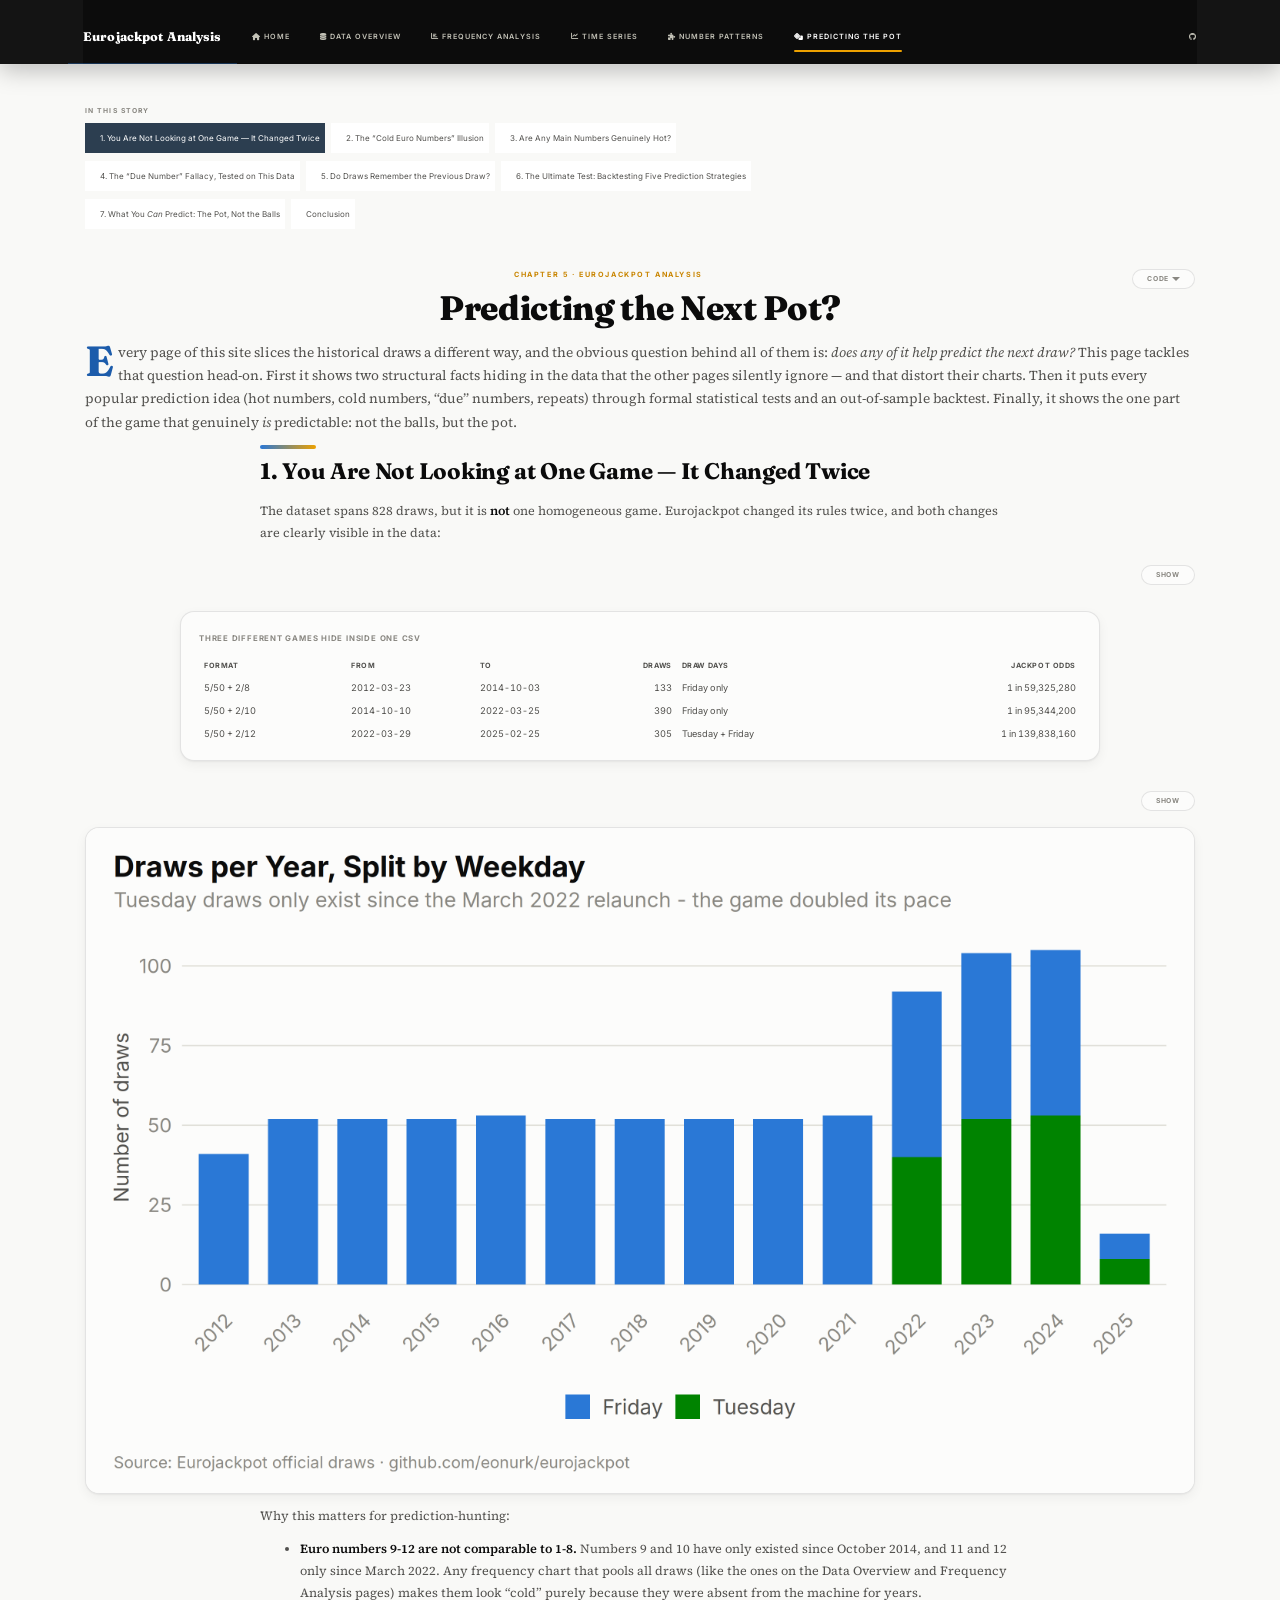
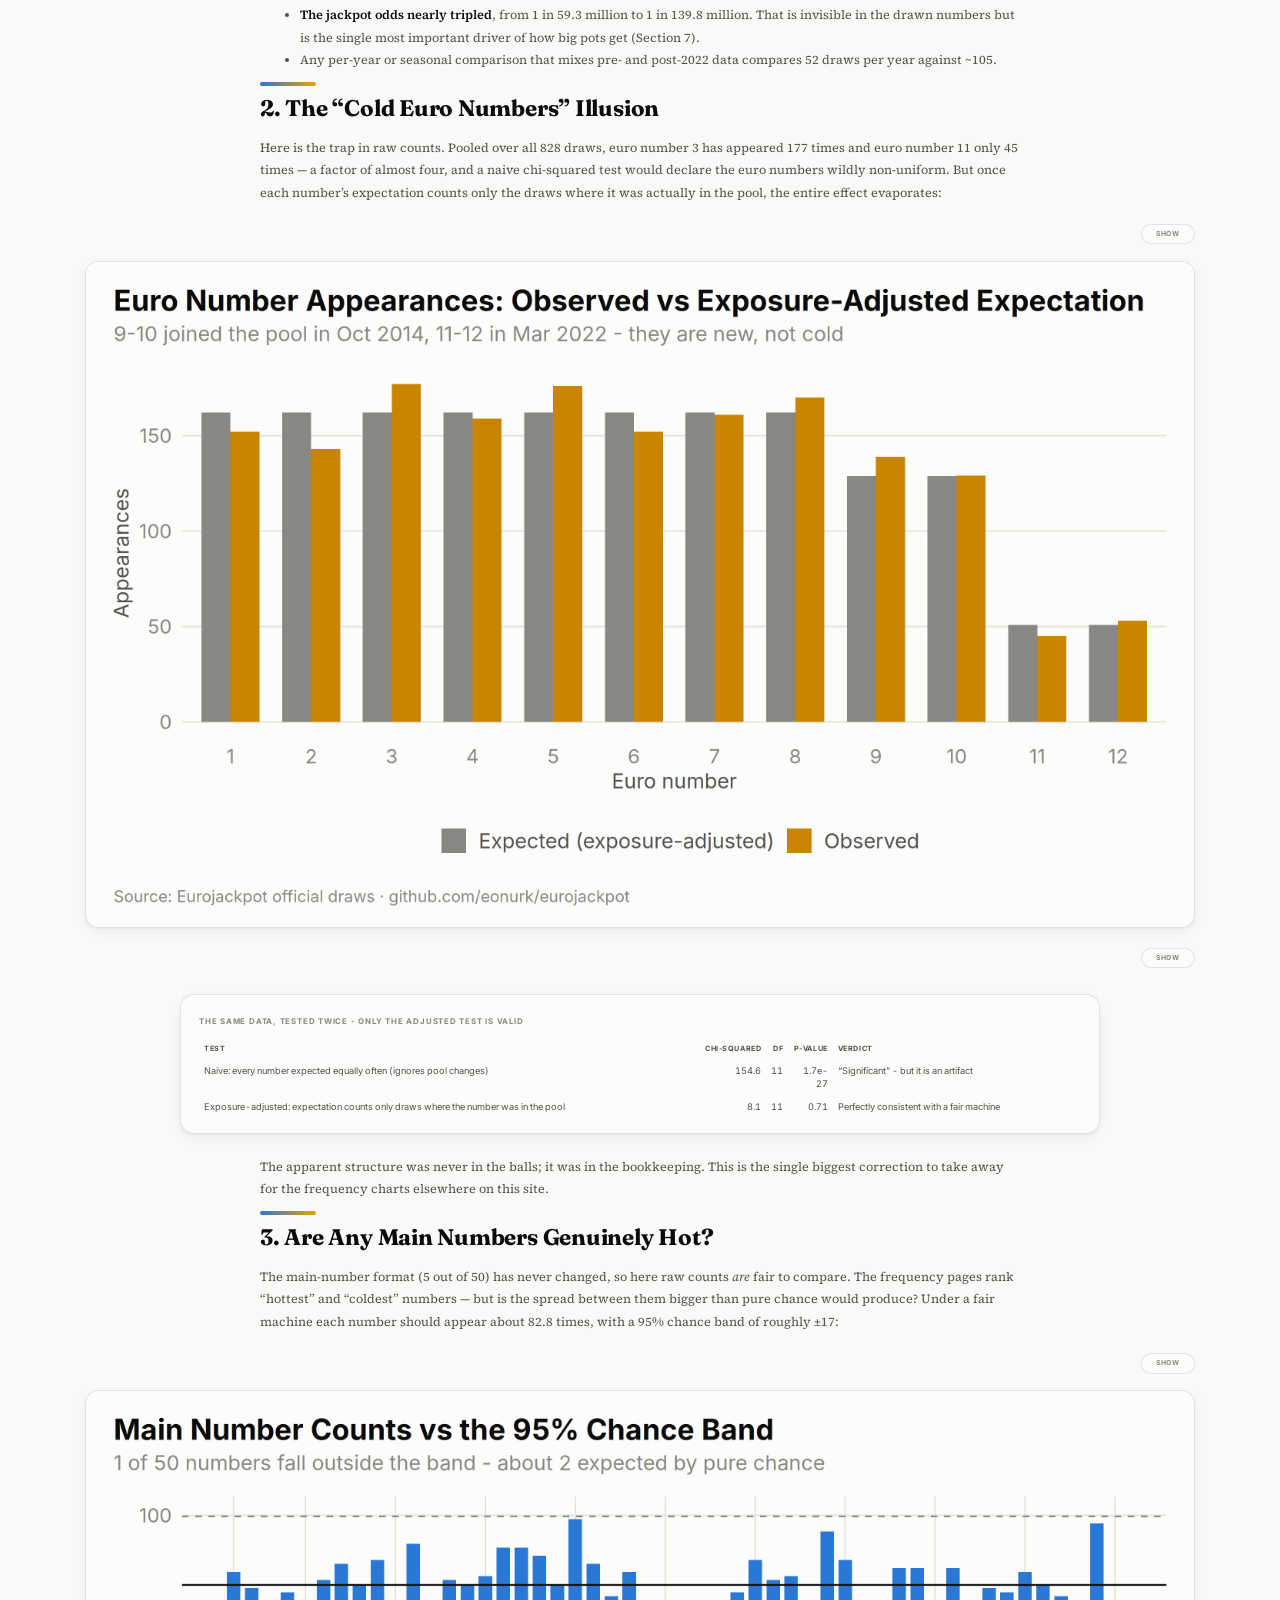
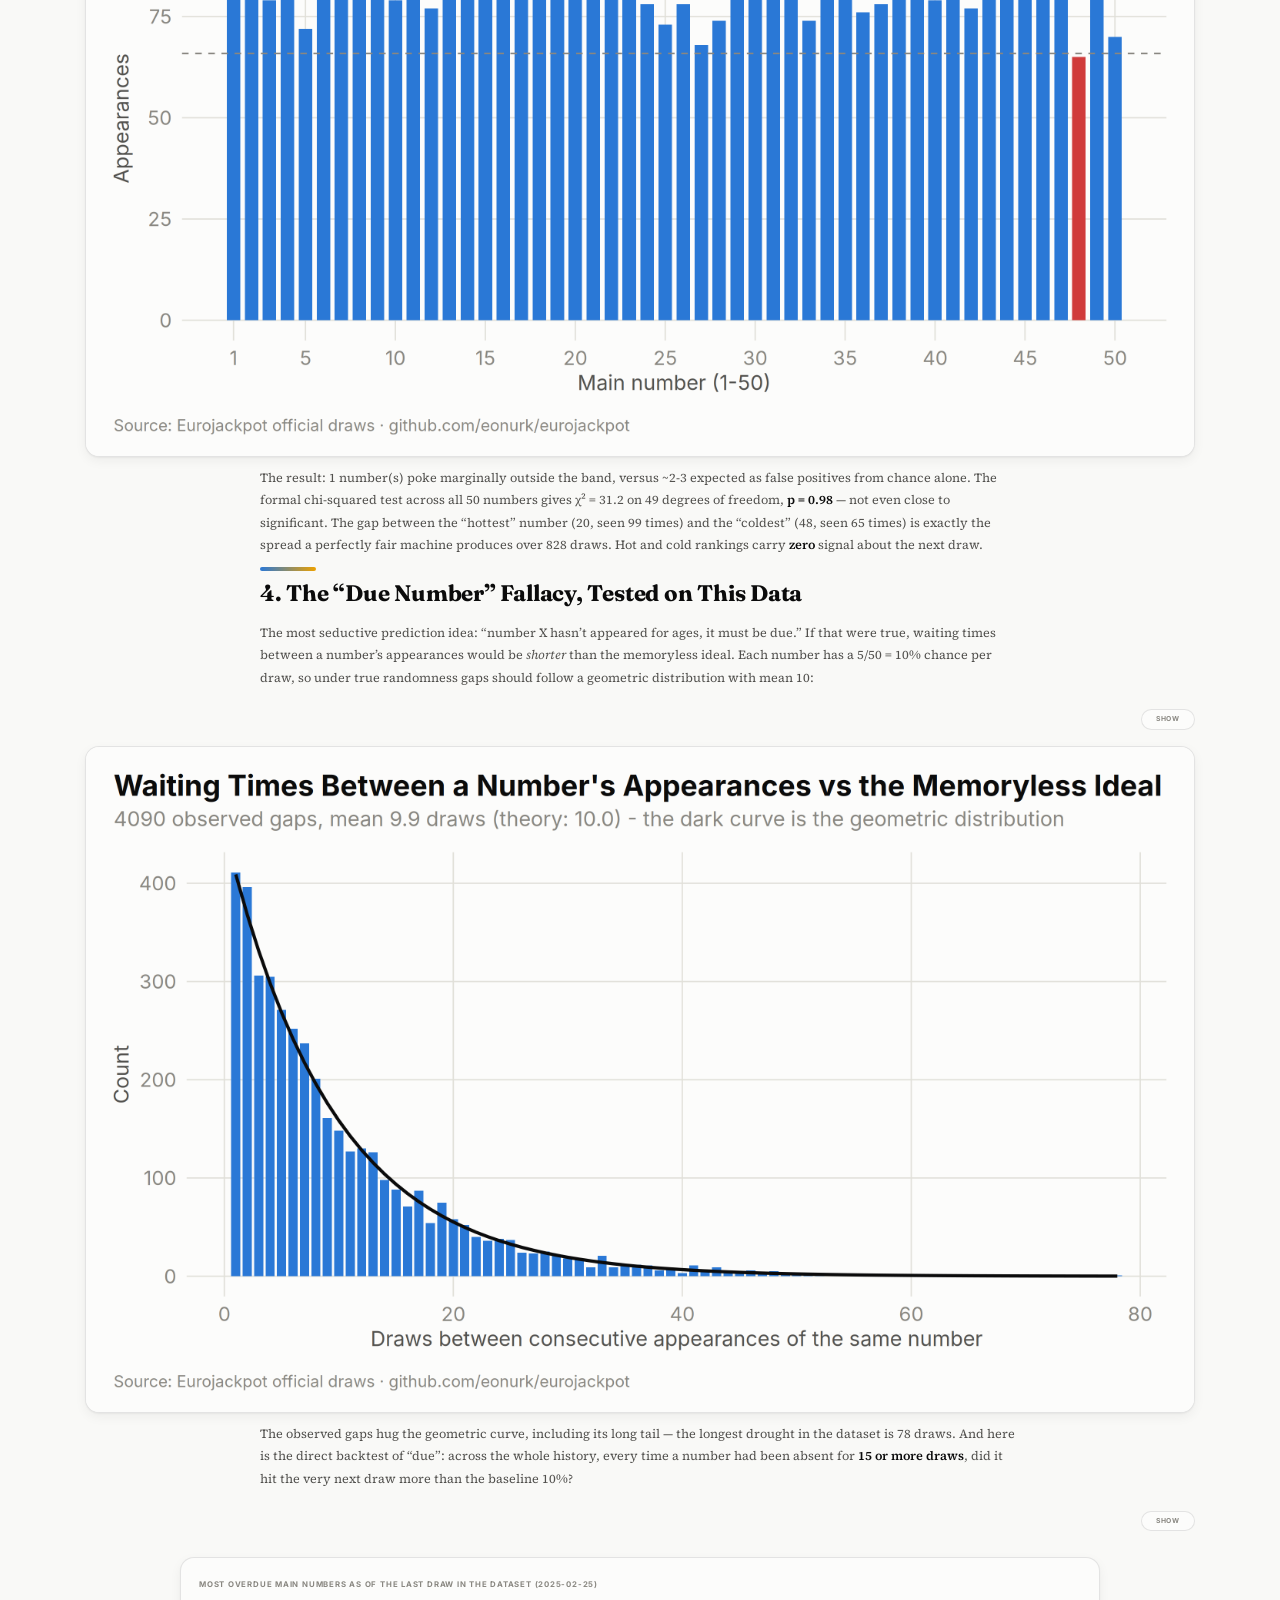
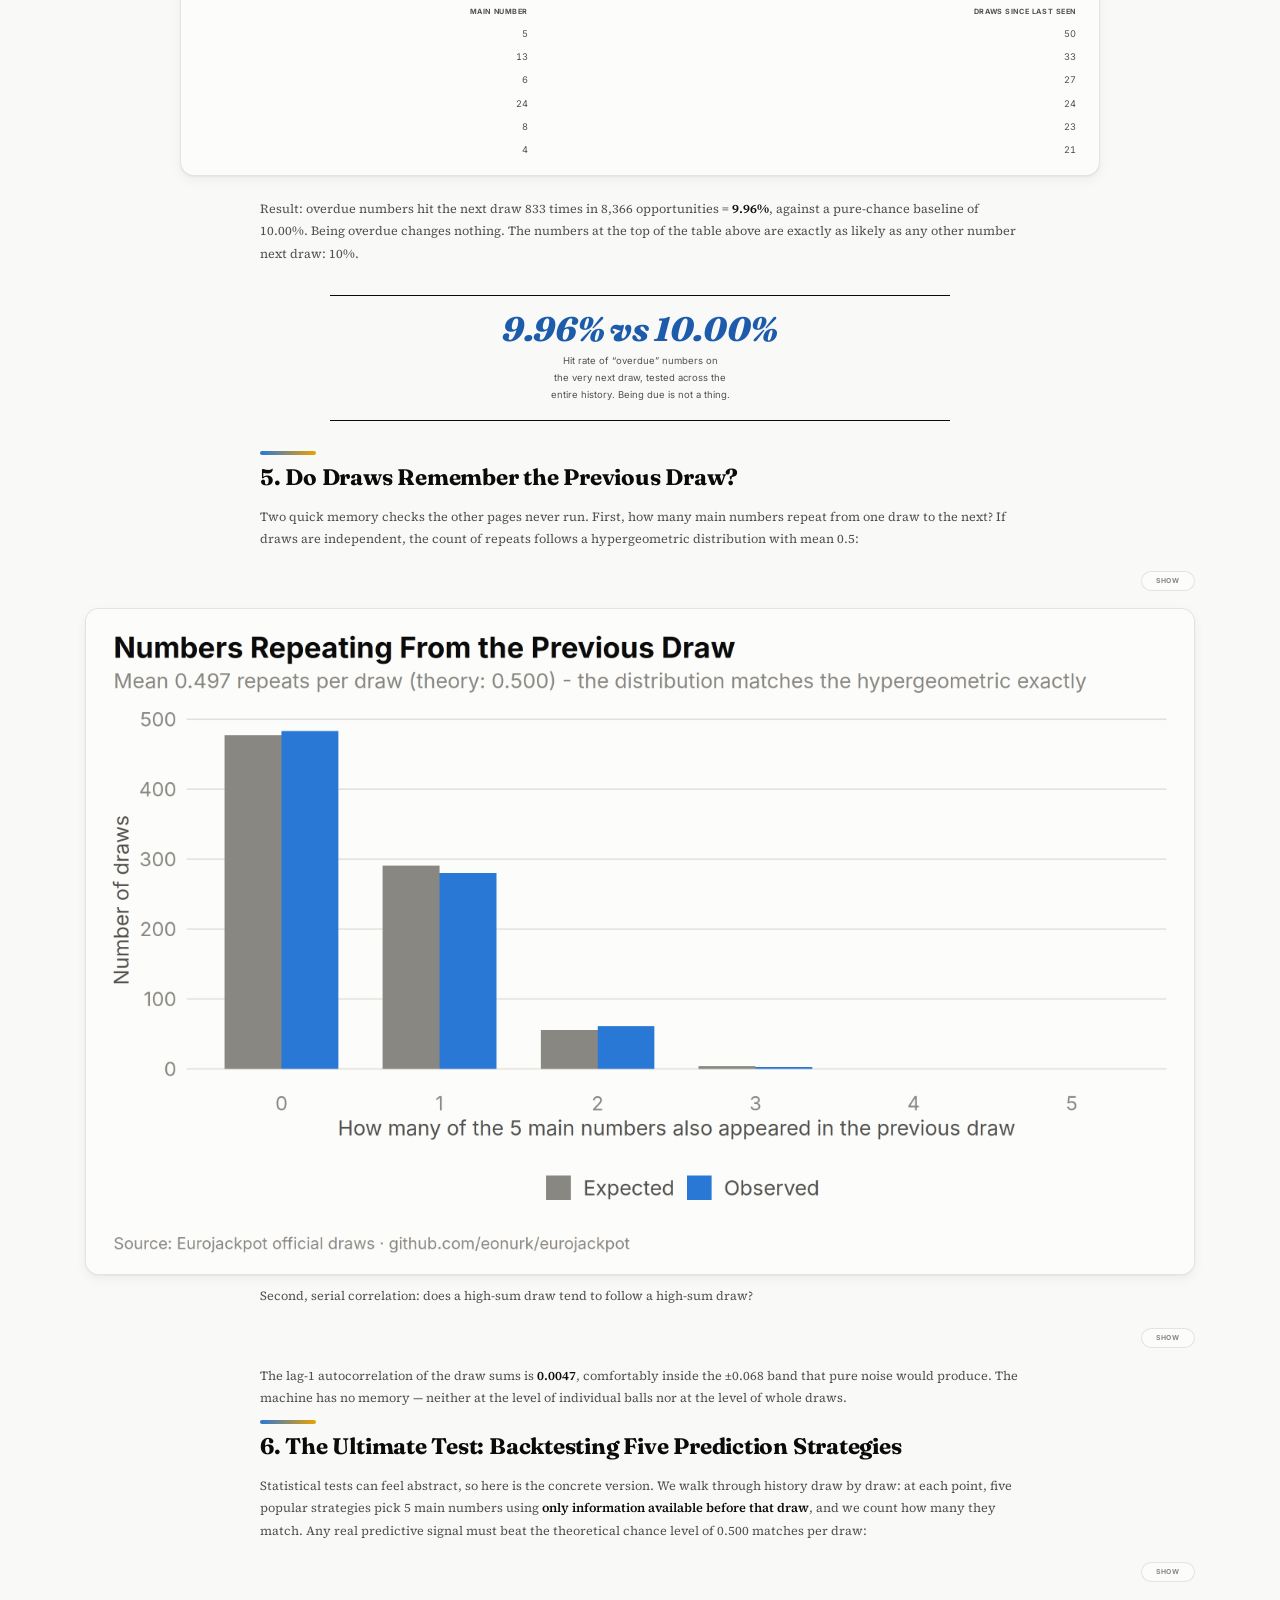
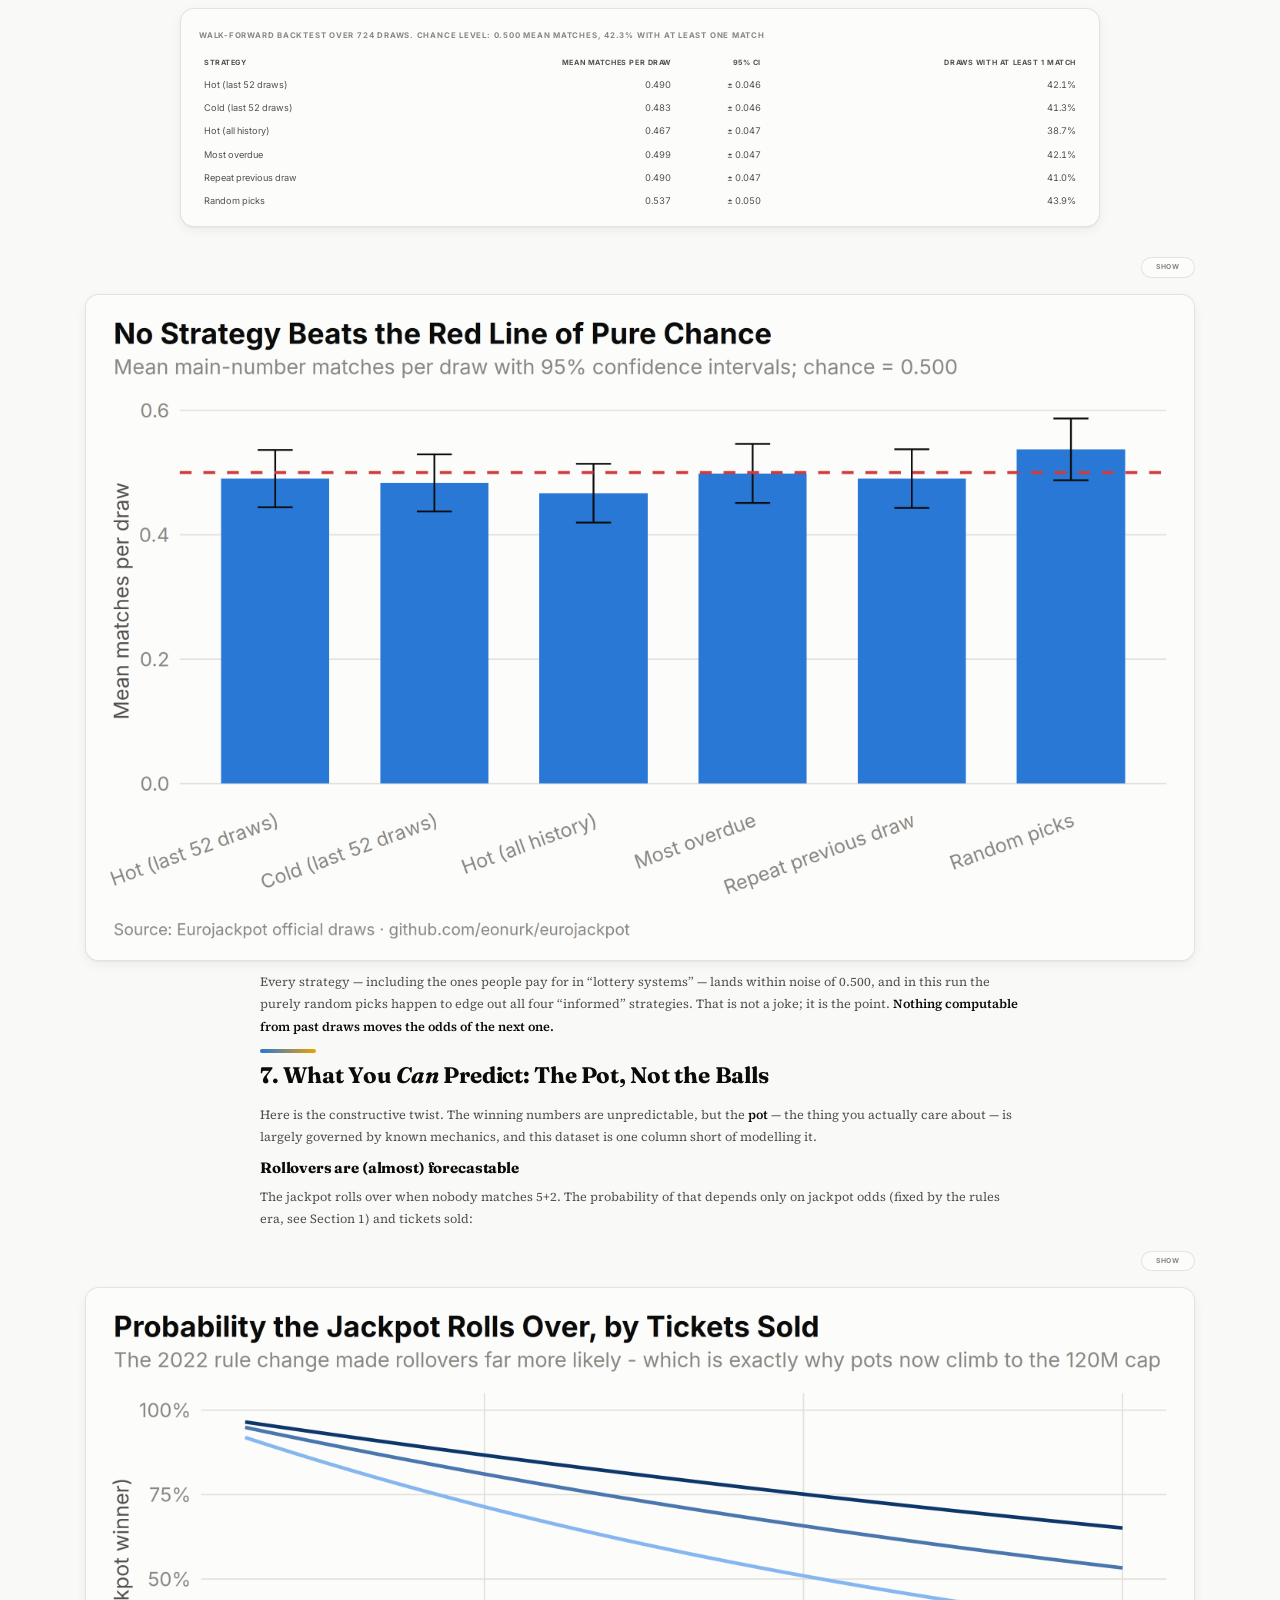
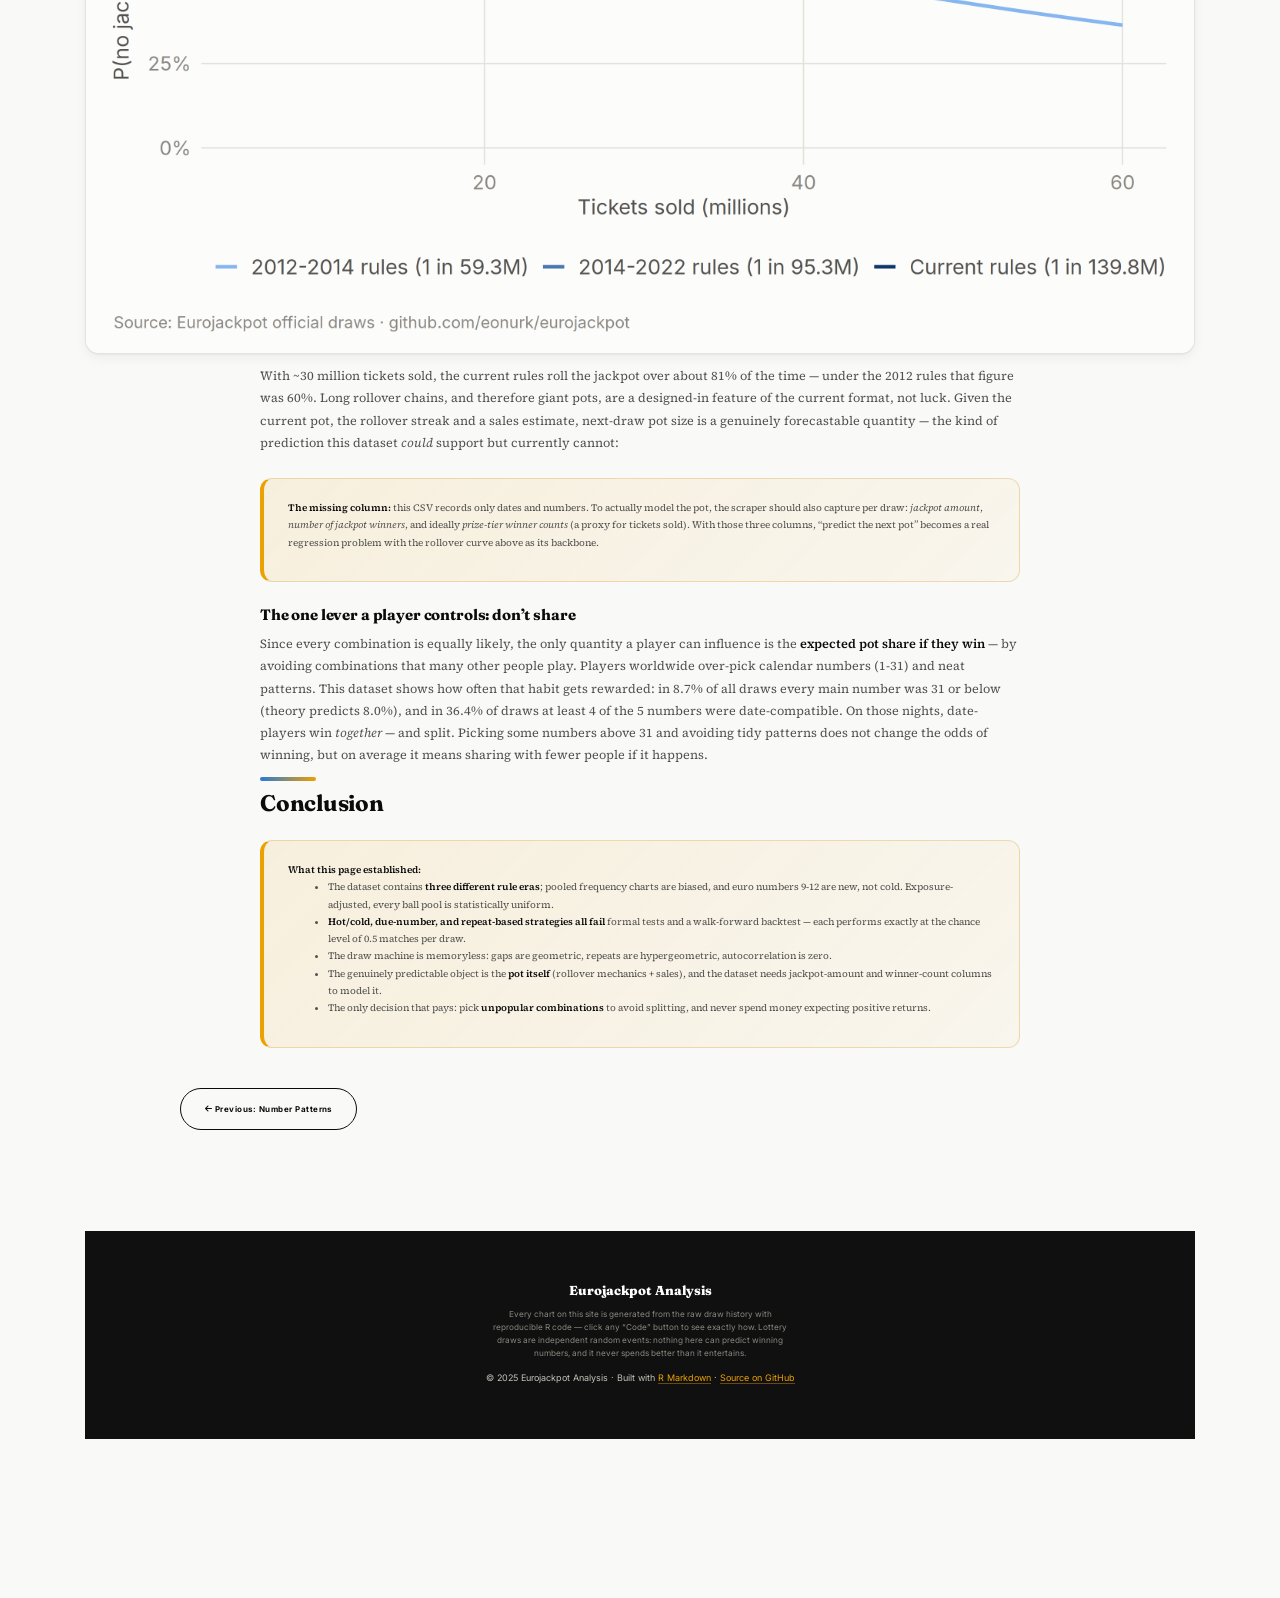
<file: docs/predictive-analysis.html>
<!DOCTYPE html>

<html>

<head>

<meta charset="utf-8" />
<meta name="generator" content="pandoc" />
<meta http-equiv="X-UA-Compatible" content="IE=EDGE" />




<title>Predicting the Next Pot?</title>

<script src="site_libs/header-attrs-2.25/header-attrs.js"></script>
<script src="site_libs/jquery-3.6.1/jquery-3.6.1.min.js"></script>
<meta name="viewport" content="width=device-width, initial-scale=1" />
<link href="site_libs/bootstrap-3.3.5/css/flatly.min.css" rel="stylesheet" />
<script src="site_libs/bootstrap-3.3.5/js/bootstrap.min.js"></script>
<script src="site_libs/bootstrap-3.3.5/shim/html5shiv.min.js"></script>
<script src="site_libs/bootstrap-3.3.5/shim/respond.min.js"></script>
<style>h1 {font-size: 34px;}
       h1.title {font-size: 38px;}
       h2 {font-size: 30px;}
       h3 {font-size: 24px;}
       h4 {font-size: 18px;}
       h5 {font-size: 16px;}
       h6 {font-size: 12px;}
       code {color: inherit; background-color: rgba(0, 0, 0, 0.04);}
       pre:not([class]) { background-color: white }</style>
<script src="site_libs/jqueryui-1.13.2/jquery-ui.min.js"></script>
<link href="site_libs/tocify-1.9.1/jquery.tocify.css" rel="stylesheet" />
<script src="site_libs/tocify-1.9.1/jquery.tocify.js"></script>
<script src="site_libs/navigation-1.1/tabsets.js"></script>
<script src="site_libs/navigation-1.1/codefolding.js"></script>
<link href="site_libs/pagedtable-1.1/css/pagedtable.css" rel="stylesheet" />
<script src="site_libs/pagedtable-1.1/js/pagedtable.js"></script>
<link href="site_libs/font-awesome-6.4.2/css/all.min.css" rel="stylesheet" />
<link href="site_libs/font-awesome-6.4.2/css/v4-shims.min.css" rel="stylesheet" />
<meta name="theme-color" content="#101010">
<link rel="icon" href="data:image/svg+xml,<svg xmlns=%22http://www.w3.org/2000/svg%22 viewBox=%220 0 100 100%22><text y=%22.9em%22 font-size=%2290%22>🍀</text></svg>">
<link rel="preconnect" href="https://fonts.googleapis.com">
<link rel="preconnect" href="https://fonts.gstatic.com" crossorigin>
<link href="https://fonts.googleapis.com/css2?family=Fraunces:ital,opsz,wght@0,9..144,600..900;1,9..144,600..900&family=Source+Serif+4:ital,opsz,wght@0,8..60,400;0,8..60,600;1,8..60,400&family=Inter:wght@400;500;600;700;800&family=JetBrains+Mono:wght@400;600&display=swap" rel="stylesheet">

<style type="text/css">
  code{white-space: pre-wrap;}
  span.smallcaps{font-variant: small-caps;}
  span.underline{text-decoration: underline;}
  div.column{display: inline-block; vertical-align: top; width: 50%;}
  div.hanging-indent{margin-left: 1.5em; text-indent: -1.5em;}
  ul.task-list{list-style: none;}
    </style>



<style type="text/css">
  code {
    white-space: pre;
  }
  .sourceCode {
    overflow: visible;
  }
</style>
<style type="text/css" data-origin="pandoc">
pre > code.sourceCode { white-space: pre; position: relative; }
pre > code.sourceCode > span { line-height: 1.25; }
pre > code.sourceCode > span:empty { height: 1.2em; }
.sourceCode { overflow: visible; }
code.sourceCode > span { color: inherit; text-decoration: inherit; }
div.sourceCode { margin: 1em 0; }
pre.sourceCode { margin: 0; }
@media screen {
div.sourceCode { overflow: auto; }
}
@media print {
pre > code.sourceCode { white-space: pre-wrap; }
pre > code.sourceCode > span { text-indent: -5em; padding-left: 5em; }
}
pre.numberSource code
  { counter-reset: source-line 0; }
pre.numberSource code > span
  { position: relative; left: -4em; counter-increment: source-line; }
pre.numberSource code > span > a:first-child::before
  { content: counter(source-line);
    position: relative; left: -1em; text-align: right; vertical-align: baseline;
    border: none; display: inline-block;
    -webkit-touch-callout: none; -webkit-user-select: none;
    -khtml-user-select: none; -moz-user-select: none;
    -ms-user-select: none; user-select: none;
    padding: 0 4px; width: 4em;
  }
pre.numberSource { margin-left: 3em;  padding-left: 4px; }
div.sourceCode
  { color: #cccccc; background-color: #303030; }
@media screen {
pre > code.sourceCode > span > a:first-child::before { text-decoration: underline; }
}
code span.al { color: #ffcfaf; } /* Alert */
code span.an { color: #7f9f7f; font-weight: bold; } /* Annotation */
code span.at { } /* Attribute */
code span.bn { color: #dca3a3; } /* BaseN */
code span.bu { } /* BuiltIn */
code span.cf { color: #f0dfaf; } /* ControlFlow */
code span.ch { color: #dca3a3; } /* Char */
code span.cn { color: #dca3a3; font-weight: bold; } /* Constant */
code span.co { color: #7f9f7f; } /* Comment */
code span.cv { color: #7f9f7f; font-weight: bold; } /* CommentVar */
code span.do { color: #7f9f7f; } /* Documentation */
code span.dt { color: #dfdfbf; } /* DataType */
code span.dv { color: #dcdccc; } /* DecVal */
code span.er { color: #c3bf9f; } /* Error */
code span.ex { } /* Extension */
code span.fl { color: #c0bed1; } /* Float */
code span.fu { color: #efef8f; } /* Function */
code span.im { } /* Import */
code span.in { color: #7f9f7f; font-weight: bold; } /* Information */
code span.kw { color: #f0dfaf; } /* Keyword */
code span.op { color: #f0efd0; } /* Operator */
code span.ot { color: #efef8f; } /* Other */
code span.pp { color: #ffcfaf; font-weight: bold; } /* Preprocessor */
code span.sc { color: #dca3a3; } /* SpecialChar */
code span.ss { color: #cc9393; } /* SpecialString */
code span.st { color: #cc9393; } /* String */
code span.va { } /* Variable */
code span.vs { color: #cc9393; } /* VerbatimString */
code span.wa { color: #7f9f7f; font-weight: bold; } /* Warning */

.sourceCode .row {
  width: 100%;
}
.sourceCode {
  overflow-x: auto;
}
.code-folding-btn {
  margin-right: -30px;
}
</style>
<script>
// apply pandoc div.sourceCode style to pre.sourceCode instead
(function() {
  var sheets = document.styleSheets;
  for (var i = 0; i < sheets.length; i++) {
    if (sheets[i].ownerNode.dataset["origin"] !== "pandoc") continue;
    try { var rules = sheets[i].cssRules; } catch (e) { continue; }
    var j = 0;
    while (j < rules.length) {
      var rule = rules[j];
      // check if there is a div.sourceCode rule
      if (rule.type !== rule.STYLE_RULE || rule.selectorText !== "div.sourceCode") {
        j++;
        continue;
      }
      var style = rule.style.cssText;
      // check if color or background-color is set
      if (rule.style.color === '' && rule.style.backgroundColor === '') {
        j++;
        continue;
      }
      // replace div.sourceCode by a pre.sourceCode rule
      sheets[i].deleteRule(j);
      sheets[i].insertRule('pre.sourceCode{' + style + '}', j);
    }
  }
})();
</script>




<link rel="stylesheet" href="styles.css" type="text/css" />



<style type = "text/css">
.main-container {
  max-width: 940px;
  margin-left: auto;
  margin-right: auto;
}
img {
  max-width:100%;
}
.tabbed-pane {
  padding-top: 12px;
}
.html-widget {
  margin-bottom: 20px;
}
button.code-folding-btn:focus {
  outline: none;
}
summary {
  display: list-item;
}
details > summary > p:only-child {
  display: inline;
}
pre code {
  padding: 0;
}
</style>


<style type="text/css">
.dropdown-submenu {
  position: relative;
}
.dropdown-submenu>.dropdown-menu {
  top: 0;
  left: 100%;
  margin-top: -6px;
  margin-left: -1px;
  border-radius: 0 6px 6px 6px;
}
.dropdown-submenu:hover>.dropdown-menu {
  display: block;
}
.dropdown-submenu>a:after {
  display: block;
  content: " ";
  float: right;
  width: 0;
  height: 0;
  border-color: transparent;
  border-style: solid;
  border-width: 5px 0 5px 5px;
  border-left-color: #cccccc;
  margin-top: 5px;
  margin-right: -10px;
}
.dropdown-submenu:hover>a:after {
  border-left-color: #adb5bd;
}
.dropdown-submenu.pull-left {
  float: none;
}
.dropdown-submenu.pull-left>.dropdown-menu {
  left: -100%;
  margin-left: 10px;
  border-radius: 6px 0 6px 6px;
}
</style>

<script type="text/javascript">
// manage active state of menu based on current page
$(document).ready(function () {
  // active menu anchor
  href = window.location.pathname
  href = href.substr(href.lastIndexOf('/') + 1)
  if (href === "")
    href = "index.html";
  var menuAnchor = $('a[href="' + href + '"]');

  // mark the anchor link active (and if it's in a dropdown, also mark that active)
  var dropdown = menuAnchor.closest('li.dropdown');
  if (window.bootstrap) { // Bootstrap 4+
    menuAnchor.addClass('active');
    dropdown.find('> .dropdown-toggle').addClass('active');
  } else { // Bootstrap 3
    menuAnchor.parent().addClass('active');
    dropdown.addClass('active');
  }

  // Navbar adjustments
  var navHeight = $(".navbar").first().height() + 15;
  var style = document.createElement('style');
  var pt = "padding-top: " + navHeight + "px; ";
  var mt = "margin-top: -" + navHeight + "px; ";
  var css = "";
  // offset scroll position for anchor links (for fixed navbar)
  for (var i = 1; i <= 6; i++) {
    css += ".section h" + i + "{ " + pt + mt + "}\n";
  }
  style.innerHTML = "body {" + pt + "padding-bottom: 40px; }\n" + css;
  document.head.appendChild(style);
});
</script>

<!-- tabsets -->

<style type="text/css">
.tabset-dropdown > .nav-tabs {
  display: inline-table;
  max-height: 500px;
  min-height: 44px;
  overflow-y: auto;
  border: 1px solid #ddd;
  border-radius: 4px;
}

.tabset-dropdown > .nav-tabs > li.active:before, .tabset-dropdown > .nav-tabs.nav-tabs-open:before {
  content: "\e259";
  font-family: 'Glyphicons Halflings';
  display: inline-block;
  padding: 10px;
  border-right: 1px solid #ddd;
}

.tabset-dropdown > .nav-tabs.nav-tabs-open > li.active:before {
  content: "\e258";
  font-family: 'Glyphicons Halflings';
  border: none;
}

.tabset-dropdown > .nav-tabs > li.active {
  display: block;
}

.tabset-dropdown > .nav-tabs > li > a,
.tabset-dropdown > .nav-tabs > li > a:focus,
.tabset-dropdown > .nav-tabs > li > a:hover {
  border: none;
  display: inline-block;
  border-radius: 4px;
  background-color: transparent;
}

.tabset-dropdown > .nav-tabs.nav-tabs-open > li {
  display: block;
  float: none;
}

.tabset-dropdown > .nav-tabs > li {
  display: none;
}
</style>

<!-- code folding -->
<style type="text/css">
.code-folding-btn { margin-bottom: 4px; }
</style>



<style type="text/css">

#TOC {
  margin: 25px 0px 20px 0px;
}
@media (max-width: 768px) {
#TOC {
  position: relative;
  width: 100%;
}
}

@media print {
.toc-content {
  /* see https://github.com/w3c/csswg-drafts/issues/4434 */
  float: right;
}
}

.toc-content {
  padding-left: 30px;
  padding-right: 40px;
}

div.main-container {
  max-width: 1200px;
}

div.tocify {
  width: 20%;
  max-width: 260px;
  max-height: 85%;
}

@media (min-width: 768px) and (max-width: 991px) {
  div.tocify {
    width: 25%;
  }
}

@media (max-width: 767px) {
  div.tocify {
    width: 100%;
    max-width: none;
  }
}

.tocify ul, .tocify li {
  line-height: 20px;
}

.tocify-subheader .tocify-item {
  font-size: 0.90em;
}

.tocify .list-group-item {
  border-radius: 0px;
}

.tocify-subheader {
  display: inline;
}
.tocify-subheader .tocify-item {
  font-size: 0.95em;
}

</style>



</head>

<body>


<div class="container-fluid main-container">


<!-- setup 3col/9col grid for toc_float and main content  -->
<div class="row">
<div class="col-xs-12 col-sm-4 col-md-3">
<div id="TOC" class="tocify">
</div>
</div>

<div class="toc-content col-xs-12 col-sm-8 col-md-9">




<div class="navbar navbar-inverse  navbar-fixed-top" role="navigation">
  <div class="container">
    <div class="navbar-header">
      <button type="button" class="navbar-toggle collapsed" data-toggle="collapse" data-bs-toggle="collapse" data-target="#navbar" data-bs-target="#navbar">
        <span class="icon-bar"></span>
        <span class="icon-bar"></span>
        <span class="icon-bar"></span>
      </button>
      <a class="navbar-brand" href="index.html">Eurojackpot Analysis</a>
    </div>
    <div id="navbar" class="navbar-collapse collapse">
      <ul class="nav navbar-nav">
        <li>
  <a href="index.html">
    <span class="fa fa-home"></span>
     
    Home
  </a>
</li>
<li>
  <a href="data-overview.html">
    <span class="fa fa-database"></span>
     
    Data Overview
  </a>
</li>
<li>
  <a href="frequency-analysis.html">
    <span class="fa fa-chart-bar"></span>
     
    Frequency Analysis
  </a>
</li>
<li>
  <a href="time-series.html">
    <span class="fa fa-chart-line"></span>
     
    Time Series
  </a>
</li>
<li>
  <a href="number-patterns.html">
    <span class="fa fa-puzzle-piece"></span>
     
    Number Patterns
  </a>
</li>
<li>
  <a href="predictive-analysis.html">
    <span class="fa fa-dice"></span>
     
    Predicting the Pot
  </a>
</li>
      </ul>
      <ul class="nav navbar-nav navbar-right">
        <li>
  <a href="https://github.com/eonurk/eurojackpot">
    <span class="fa fa-github"></span>
     
  </a>
</li>
      </ul>
    </div><!--/.nav-collapse -->
  </div><!--/.container -->
</div><!--/.navbar -->

<div id="header">

<div class="btn-group pull-right float-right">
<button type="button" class="btn btn-default btn-xs btn-secondary btn-sm dropdown-toggle" data-toggle="dropdown" data-bs-toggle="dropdown" aria-haspopup="true" aria-expanded="false"><span>Code</span> <span class="caret"></span></button>
<ul class="dropdown-menu dropdown-menu-right" style="min-width: 50px;">
<li><a id="rmd-show-all-code" href="#">Show All Code</a></li>
<li><a id="rmd-hide-all-code" href="#">Hide All Code</a></li>
</ul>
</div>



<h1 class="title toc-ignore">Predicting the Next Pot?</h1>

</div>


<p>Every page of this site slices the historical draws a different way,
and the obvious question behind all of them is: <em>does any of it help
predict the next draw?</em> This page tackles that question head-on.
First it shows two structural facts hiding in the data that the other
pages silently ignore — and that distort their charts. Then it puts
every popular prediction idea (hot numbers, cold numbers, “due” numbers,
repeats) through formal statistical tests and an out-of-sample backtest.
Finally, it shows the one part of the game that genuinely <em>is</em>
predictable: not the balls, but the pot.</p>
<div id="you-are-not-looking-at-one-game-it-changed-twice"
class="section level2">
<h2>1. You Are Not Looking at One Game — It Changed Twice</h2>
<p>The dataset spans 828 draws, but it is <strong>not</strong> one
homogeneous game. Eurojackpot changed its rules twice, and both changes
are clearly visible in the data:</p>
<div class="sourceCode" id="cb1"><pre class="sourceCode r"><code class="sourceCode r"><span id="cb1-1"><a href="#cb1-1" tabindex="-1"></a>era_summary <span class="ot">&lt;-</span> results <span class="sc">%&gt;%</span></span>
<span id="cb1-2"><a href="#cb1-2" tabindex="-1"></a>    <span class="fu">group_by</span>(<span class="at">Format =</span> era) <span class="sc">%&gt;%</span></span>
<span id="cb1-3"><a href="#cb1-3" tabindex="-1"></a>    <span class="fu">summarise</span>(</span>
<span id="cb1-4"><a href="#cb1-4" tabindex="-1"></a>        <span class="at">From =</span> <span class="fu">format</span>(<span class="fu">min</span>(draw_date), <span class="st">&quot;%Y-%m-%d&quot;</span>),</span>
<span id="cb1-5"><a href="#cb1-5" tabindex="-1"></a>        <span class="at">To =</span> <span class="fu">format</span>(<span class="fu">max</span>(draw_date), <span class="st">&quot;%Y-%m-%d&quot;</span>),</span>
<span id="cb1-6"><a href="#cb1-6" tabindex="-1"></a>        <span class="at">Draws =</span> <span class="fu">n</span>(),</span>
<span id="cb1-7"><a href="#cb1-7" tabindex="-1"></a>        <span class="st">`</span><span class="at">Draw days</span><span class="st">`</span> <span class="ot">=</span> <span class="fu">ifelse</span>(<span class="fu">n_distinct</span>(weekday) <span class="sc">==</span> <span class="dv">1</span>, <span class="st">&quot;Friday only&quot;</span>, <span class="st">&quot;Tuesday + Friday&quot;</span>),</span>
<span id="cb1-8"><a href="#cb1-8" tabindex="-1"></a>        <span class="st">`</span><span class="at">Jackpot odds</span><span class="st">`</span> <span class="ot">=</span> <span class="fu">paste0</span>(</span>
<span id="cb1-9"><a href="#cb1-9" tabindex="-1"></a>            <span class="st">&quot;1 in &quot;</span>,</span>
<span id="cb1-10"><a href="#cb1-10" tabindex="-1"></a>            <span class="fu">format</span>(<span class="fu">choose</span>(<span class="dv">50</span>, <span class="dv">5</span>) <span class="sc">*</span> <span class="fu">choose</span>(<span class="fu">first</span>(pool_size), <span class="dv">2</span>), <span class="at">big.mark =</span> <span class="st">&quot;,&quot;</span>, <span class="at">scientific =</span> <span class="cn">FALSE</span>)</span>
<span id="cb1-11"><a href="#cb1-11" tabindex="-1"></a>        ),</span>
<span id="cb1-12"><a href="#cb1-12" tabindex="-1"></a>        <span class="at">.groups =</span> <span class="st">&quot;drop&quot;</span></span>
<span id="cb1-13"><a href="#cb1-13" tabindex="-1"></a>    )</span>
<span id="cb1-14"><a href="#cb1-14" tabindex="-1"></a></span>
<span id="cb1-15"><a href="#cb1-15" tabindex="-1"></a>knitr<span class="sc">::</span><span class="fu">kable</span>(era_summary,</span>
<span id="cb1-16"><a href="#cb1-16" tabindex="-1"></a>    <span class="at">caption =</span> <span class="st">&quot;Three different games hide inside one CSV&quot;</span>,</span>
<span id="cb1-17"><a href="#cb1-17" tabindex="-1"></a>    <span class="at">align =</span> <span class="fu">c</span>(<span class="st">&quot;l&quot;</span>, <span class="st">&quot;l&quot;</span>, <span class="st">&quot;l&quot;</span>, <span class="st">&quot;r&quot;</span>, <span class="st">&quot;l&quot;</span>, <span class="st">&quot;r&quot;</span>)</span>
<span id="cb1-18"><a href="#cb1-18" tabindex="-1"></a>)</span></code></pre></div>
<table>
<caption>Three different games hide inside one CSV</caption>
<colgroup>
<col width="16%" />
<col width="14%" />
<col width="14%" />
<col width="8%" />
<col width="22%" />
<col width="22%" />
</colgroup>
<thead>
<tr class="header">
<th align="left">Format</th>
<th align="left">From</th>
<th align="left">To</th>
<th align="right">Draws</th>
<th align="left">Draw days</th>
<th align="right">Jackpot odds</th>
</tr>
</thead>
<tbody>
<tr class="odd">
<td align="left">5/50 + 2/8</td>
<td align="left">2012-03-23</td>
<td align="left">2014-10-03</td>
<td align="right">133</td>
<td align="left">Friday only</td>
<td align="right">1 in 59,325,280</td>
</tr>
<tr class="even">
<td align="left">5/50 + 2/10</td>
<td align="left">2014-10-10</td>
<td align="left">2022-03-25</td>
<td align="right">390</td>
<td align="left">Friday only</td>
<td align="right">1 in 95,344,200</td>
</tr>
<tr class="odd">
<td align="left">5/50 + 2/12</td>
<td align="left">2022-03-29</td>
<td align="left">2025-02-25</td>
<td align="right">305</td>
<td align="left">Tuesday + Friday</td>
<td align="right">1 in 139,838,160</td>
</tr>
</tbody>
</table>
<div class="sourceCode" id="cb2"><pre class="sourceCode r"><code class="sourceCode r"><span id="cb2-1"><a href="#cb2-1" tabindex="-1"></a><span class="fu">ggplot</span>(results, <span class="fu">aes</span>(<span class="at">x =</span> year, <span class="at">fill =</span> weekday)) <span class="sc">+</span></span>
<span id="cb2-2"><a href="#cb2-2" tabindex="-1"></a>    <span class="fu">geom_bar</span>(<span class="at">width =</span> <span class="fl">0.72</span>) <span class="sc">+</span></span>
<span id="cb2-3"><a href="#cb2-3" tabindex="-1"></a>    <span class="fu">scale_fill_manual</span>(<span class="at">values =</span> <span class="fu">c</span>(<span class="st">&quot;Friday&quot;</span> <span class="ot">=</span> ej_blue, <span class="st">&quot;Tuesday&quot;</span> <span class="ot">=</span> ej_green), <span class="at">name =</span> <span class="cn">NULL</span>) <span class="sc">+</span></span>
<span id="cb2-4"><a href="#cb2-4" tabindex="-1"></a>    <span class="fu">labs</span>(</span>
<span id="cb2-5"><a href="#cb2-5" tabindex="-1"></a>        <span class="at">title =</span> <span class="st">&quot;Draws per Year, Split by Weekday&quot;</span>,</span>
<span id="cb2-6"><a href="#cb2-6" tabindex="-1"></a>        <span class="at">subtitle =</span> <span class="st">&quot;Tuesday draws only exist since the March 2022 relaunch - the game doubled its pace&quot;</span>,</span>
<span id="cb2-7"><a href="#cb2-7" tabindex="-1"></a>        <span class="at">x =</span> <span class="cn">NULL</span>, <span class="at">y =</span> <span class="st">&quot;Number of draws&quot;</span>, <span class="at">caption =</span> ej_caption</span>
<span id="cb2-8"><a href="#cb2-8" tabindex="-1"></a>    ) <span class="sc">+</span></span>
<span id="cb2-9"><a href="#cb2-9" tabindex="-1"></a>    <span class="fu">theme</span>(</span>
<span id="cb2-10"><a href="#cb2-10" tabindex="-1"></a>        <span class="at">panel.grid.major.x =</span> <span class="fu">element_blank</span>(),</span>
<span id="cb2-11"><a href="#cb2-11" tabindex="-1"></a>        <span class="at">axis.text.x =</span> <span class="fu">element_text</span>(<span class="at">angle =</span> <span class="dv">45</span>, <span class="at">hjust =</span> <span class="dv">1</span>)</span>
<span id="cb2-12"><a href="#cb2-12" tabindex="-1"></a>    )</span></code></pre></div>
<p><img src="predictive-analysis_files/figure-html/unnamed-chunk-2-1.png" width="100%" style="display: block; margin: auto;" /></p>
<p>Why this matters for prediction-hunting:</p>
<ul>
<li><strong>Euro numbers 9-12 are not comparable to 1-8.</strong>
Numbers 9 and 10 have only existed since October 2014, and 11 and 12
only since March 2022. Any frequency chart that pools all draws (like
the ones on the Data Overview and Frequency Analysis pages) makes them
look “cold” purely because they were absent from the machine for
years.</li>
<li><strong>The jackpot odds nearly tripled</strong>, from 1 in 59.3
million to 1 in 139.8 million. That is invisible in the drawn numbers
but is the single most important driver of how big pots get (Section
7).</li>
<li>Any per-year or seasonal comparison that mixes pre- and post-2022
data compares 52 draws per year against ~105.</li>
</ul>
</div>
<div id="the-cold-euro-numbers-illusion" class="section level2">
<h2>2. The “Cold Euro Numbers” Illusion</h2>
<p>Here is the trap in raw counts. Pooled over all 828 draws, euro
number 3 has appeared 177 times and euro number 11 only 45 times — a
factor of almost four, and a naive chi-squared test would declare the
euro numbers wildly non-uniform. But once each number’s expectation
counts only the draws where it was actually in the pool, the entire
effect evaporates:</p>
<div class="sourceCode" id="cb3"><pre class="sourceCode r"><code class="sourceCode r"><span id="cb3-1"><a href="#cb3-1" tabindex="-1"></a>euro_obs <span class="ot">&lt;-</span> <span class="fu">tabulate</span>(<span class="fu">c</span>(results<span class="sc">$</span>euro_1, results<span class="sc">$</span>euro_2), <span class="at">nbins =</span> <span class="dv">12</span>)</span>
<span id="cb3-2"><a href="#cb3-2" tabindex="-1"></a></span>
<span id="cb3-3"><a href="#cb3-3" tabindex="-1"></a><span class="co"># Expected appearances of number x = sum over draws where x was in the pool of 2/pool_size</span></span>
<span id="cb3-4"><a href="#cb3-4" tabindex="-1"></a>euro_expected <span class="ot">&lt;-</span> <span class="fu">sapply</span>(<span class="dv">1</span><span class="sc">:</span><span class="dv">12</span>, <span class="cf">function</span>(x) <span class="fu">sum</span>((<span class="dv">2</span> <span class="sc">/</span> results<span class="sc">$</span>pool_size)[results<span class="sc">$</span>pool_size <span class="sc">&gt;=</span> x]))</span>
<span id="cb3-5"><a href="#cb3-5" tabindex="-1"></a></span>
<span id="cb3-6"><a href="#cb3-6" tabindex="-1"></a>euro_df <span class="ot">&lt;-</span> <span class="fu">data.frame</span>(</span>
<span id="cb3-7"><a href="#cb3-7" tabindex="-1"></a>    <span class="at">number =</span> <span class="fu">factor</span>(<span class="dv">1</span><span class="sc">:</span><span class="dv">12</span>),</span>
<span id="cb3-8"><a href="#cb3-8" tabindex="-1"></a>    <span class="at">Observed =</span> euro_obs,</span>
<span id="cb3-9"><a href="#cb3-9" tabindex="-1"></a>    <span class="st">`</span><span class="at">Expected (exposure-adjusted)</span><span class="st">`</span> <span class="ot">=</span> euro_expected,</span>
<span id="cb3-10"><a href="#cb3-10" tabindex="-1"></a>    <span class="at">check.names =</span> <span class="cn">FALSE</span></span>
<span id="cb3-11"><a href="#cb3-11" tabindex="-1"></a>) <span class="sc">%&gt;%</span></span>
<span id="cb3-12"><a href="#cb3-12" tabindex="-1"></a>    <span class="fu">pivot_longer</span>(<span class="at">cols =</span> <span class="sc">-</span>number, <span class="at">names_to =</span> <span class="st">&quot;type&quot;</span>, <span class="at">values_to =</span> <span class="st">&quot;count&quot;</span>)</span>
<span id="cb3-13"><a href="#cb3-13" tabindex="-1"></a></span>
<span id="cb3-14"><a href="#cb3-14" tabindex="-1"></a><span class="fu">ggplot</span>(euro_df, <span class="fu">aes</span>(<span class="at">x =</span> number, <span class="at">y =</span> count, <span class="at">fill =</span> type)) <span class="sc">+</span></span>
<span id="cb3-15"><a href="#cb3-15" tabindex="-1"></a>    <span class="fu">geom_col</span>(<span class="at">position =</span> <span class="st">&quot;dodge&quot;</span>, <span class="at">width =</span> <span class="fl">0.72</span>) <span class="sc">+</span></span>
<span id="cb3-16"><a href="#cb3-16" tabindex="-1"></a>    <span class="fu">scale_fill_manual</span>(<span class="at">values =</span> <span class="fu">c</span>(<span class="st">&quot;Observed&quot;</span> <span class="ot">=</span> ej_gold, <span class="st">&quot;Expected (exposure-adjusted)&quot;</span> <span class="ot">=</span> ej_muted), <span class="at">name =</span> <span class="cn">NULL</span>) <span class="sc">+</span></span>
<span id="cb3-17"><a href="#cb3-17" tabindex="-1"></a>    <span class="fu">labs</span>(</span>
<span id="cb3-18"><a href="#cb3-18" tabindex="-1"></a>        <span class="at">title =</span> <span class="st">&quot;Euro Number Appearances: Observed vs Exposure-Adjusted Expectation&quot;</span>,</span>
<span id="cb3-19"><a href="#cb3-19" tabindex="-1"></a>        <span class="at">subtitle =</span> <span class="st">&quot;9-10 joined the pool in Oct 2014, 11-12 in Mar 2022 - they are new, not cold&quot;</span>,</span>
<span id="cb3-20"><a href="#cb3-20" tabindex="-1"></a>        <span class="at">x =</span> <span class="st">&quot;Euro number&quot;</span>, <span class="at">y =</span> <span class="st">&quot;Appearances&quot;</span>, <span class="at">caption =</span> ej_caption</span>
<span id="cb3-21"><a href="#cb3-21" tabindex="-1"></a>    ) <span class="sc">+</span></span>
<span id="cb3-22"><a href="#cb3-22" tabindex="-1"></a>    <span class="fu">theme</span>(<span class="at">panel.grid.major.x =</span> <span class="fu">element_blank</span>())</span></code></pre></div>
<p><img src="predictive-analysis_files/figure-html/unnamed-chunk-3-1.png" width="100%" style="display: block; margin: auto;" /></p>
<div class="sourceCode" id="cb4"><pre class="sourceCode r"><code class="sourceCode r"><span id="cb4-1"><a href="#cb4-1" tabindex="-1"></a>chi_naive_stat <span class="ot">&lt;-</span> <span class="fu">sum</span>((euro_obs <span class="sc">-</span> <span class="dv">2</span> <span class="sc">*</span> n <span class="sc">/</span> <span class="dv">12</span>)<span class="sc">^</span><span class="dv">2</span> <span class="sc">/</span> (<span class="dv">2</span> <span class="sc">*</span> n <span class="sc">/</span> <span class="dv">12</span>))</span>
<span id="cb4-2"><a href="#cb4-2" tabindex="-1"></a>chi_adj_stat <span class="ot">&lt;-</span> <span class="fu">sum</span>((euro_obs <span class="sc">-</span> euro_expected)<span class="sc">^</span><span class="dv">2</span> <span class="sc">/</span> euro_expected)</span>
<span id="cb4-3"><a href="#cb4-3" tabindex="-1"></a></span>
<span id="cb4-4"><a href="#cb4-4" tabindex="-1"></a>chi_table <span class="ot">&lt;-</span> <span class="fu">data.frame</span>(</span>
<span id="cb4-5"><a href="#cb4-5" tabindex="-1"></a>    <span class="at">Test =</span> <span class="fu">c</span>(</span>
<span id="cb4-6"><a href="#cb4-6" tabindex="-1"></a>        <span class="st">&quot;Naive: every number expected equally often (ignores pool changes)&quot;</span>,</span>
<span id="cb4-7"><a href="#cb4-7" tabindex="-1"></a>        <span class="st">&quot;Exposure-adjusted: expectation counts only draws where the number was in the pool&quot;</span></span>
<span id="cb4-8"><a href="#cb4-8" tabindex="-1"></a>    ),</span>
<span id="cb4-9"><a href="#cb4-9" tabindex="-1"></a>    <span class="st">`</span><span class="at">Chi-squared</span><span class="st">`</span> <span class="ot">=</span> <span class="fu">sprintf</span>(<span class="st">&quot;%.1f&quot;</span>, <span class="fu">c</span>(chi_naive_stat, chi_adj_stat)),</span>
<span id="cb4-10"><a href="#cb4-10" tabindex="-1"></a>    <span class="at">df =</span> <span class="fu">c</span>(<span class="dv">11</span>, <span class="dv">11</span>),</span>
<span id="cb4-11"><a href="#cb4-11" tabindex="-1"></a>    <span class="st">`</span><span class="at">p-value</span><span class="st">`</span> <span class="ot">=</span> <span class="fu">sapply</span>(</span>
<span id="cb4-12"><a href="#cb4-12" tabindex="-1"></a>        <span class="fu">pchisq</span>(<span class="fu">c</span>(chi_naive_stat, chi_adj_stat), <span class="at">df =</span> <span class="dv">11</span>, <span class="at">lower.tail =</span> <span class="cn">FALSE</span>),</span>
<span id="cb4-13"><a href="#cb4-13" tabindex="-1"></a>        <span class="cf">function</span>(p) <span class="cf">if</span> (p <span class="sc">&lt;</span> <span class="fl">1e-4</span>) <span class="fu">sprintf</span>(<span class="st">&quot;%.1e&quot;</span>, p) <span class="cf">else</span> <span class="fu">sprintf</span>(<span class="st">&quot;%.2f&quot;</span>, p)</span>
<span id="cb4-14"><a href="#cb4-14" tabindex="-1"></a>    ),</span>
<span id="cb4-15"><a href="#cb4-15" tabindex="-1"></a>    <span class="at">Verdict =</span> <span class="fu">c</span>(</span>
<span id="cb4-16"><a href="#cb4-16" tabindex="-1"></a>        <span class="st">&quot;</span><span class="sc">\&quot;</span><span class="st">Significant</span><span class="sc">\&quot;</span><span class="st"> - but it is an artifact&quot;</span>,</span>
<span id="cb4-17"><a href="#cb4-17" tabindex="-1"></a>        <span class="st">&quot;Perfectly consistent with a fair machine&quot;</span></span>
<span id="cb4-18"><a href="#cb4-18" tabindex="-1"></a>    ),</span>
<span id="cb4-19"><a href="#cb4-19" tabindex="-1"></a>    <span class="at">check.names =</span> <span class="cn">FALSE</span></span>
<span id="cb4-20"><a href="#cb4-20" tabindex="-1"></a>)</span>
<span id="cb4-21"><a href="#cb4-21" tabindex="-1"></a></span>
<span id="cb4-22"><a href="#cb4-22" tabindex="-1"></a>knitr<span class="sc">::</span><span class="fu">kable</span>(chi_table,</span>
<span id="cb4-23"><a href="#cb4-23" tabindex="-1"></a>    <span class="at">caption =</span> <span class="st">&quot;The same data, tested twice - only the adjusted test is valid&quot;</span>,</span>
<span id="cb4-24"><a href="#cb4-24" tabindex="-1"></a>    <span class="at">align =</span> <span class="fu">c</span>(<span class="st">&quot;l&quot;</span>, <span class="st">&quot;r&quot;</span>, <span class="st">&quot;r&quot;</span>, <span class="st">&quot;r&quot;</span>, <span class="st">&quot;l&quot;</span>)</span>
<span id="cb4-25"><a href="#cb4-25" tabindex="-1"></a>)</span></code></pre></div>
<table>
<caption>The same data, tested twice - only the adjusted test is
valid</caption>
<colgroup>
<col width="56%" />
<col width="8%" />
<col width="2%" />
<col width="5%" />
<col width="28%" />
</colgroup>
<thead>
<tr class="header">
<th align="left">Test</th>
<th align="right">Chi-squared</th>
<th align="right">df</th>
<th align="right">p-value</th>
<th align="left">Verdict</th>
</tr>
</thead>
<tbody>
<tr class="odd">
<td align="left">Naive: every number expected equally often (ignores
pool changes)</td>
<td align="right">154.6</td>
<td align="right">11</td>
<td align="right">1.7e-27</td>
<td align="left">“Significant” - but it is an artifact</td>
</tr>
<tr class="even">
<td align="left">Exposure-adjusted: expectation counts only draws where
the number was in the pool</td>
<td align="right">8.1</td>
<td align="right">11</td>
<td align="right">0.71</td>
<td align="left">Perfectly consistent with a fair machine</td>
</tr>
</tbody>
</table>
<p>The apparent structure was never in the balls; it was in the
bookkeeping. This is the single biggest correction to take away for the
frequency charts elsewhere on this site.</p>
</div>
<div id="are-any-main-numbers-genuinely-hot" class="section level2">
<h2>3. Are Any Main Numbers Genuinely Hot?</h2>
<p>The main-number format (5 out of 50) has never changed, so here raw
counts <em>are</em> fair to compare. The frequency pages rank “hottest”
and “coldest” numbers — but is the spread between them bigger than pure
chance would produce? Under a fair machine each number should appear
about 82.8 times, with a 95% chance band of roughly ±17:</p>
<div class="sourceCode" id="cb5"><pre class="sourceCode r"><code class="sourceCode r"><span id="cb5-1"><a href="#cb5-1" tabindex="-1"></a>main_obs <span class="ot">&lt;-</span> <span class="fu">tabulate</span>(<span class="fu">as.integer</span>(mains), <span class="at">nbins =</span> <span class="dv">50</span>)</span>
<span id="cb5-2"><a href="#cb5-2" tabindex="-1"></a>expected_main <span class="ot">&lt;-</span> <span class="dv">5</span> <span class="sc">*</span> n <span class="sc">/</span> <span class="dv">50</span></span>
<span id="cb5-3"><a href="#cb5-3" tabindex="-1"></a>band <span class="ot">&lt;-</span> <span class="fl">1.96</span> <span class="sc">*</span> <span class="fu">sqrt</span>(n <span class="sc">*</span> <span class="fl">0.1</span> <span class="sc">*</span> <span class="fl">0.9</span>) <span class="co"># binomial sd of one number&#39;s count over n draws</span></span>
<span id="cb5-4"><a href="#cb5-4" tabindex="-1"></a></span>
<span id="cb5-5"><a href="#cb5-5" tabindex="-1"></a>main_df <span class="ot">&lt;-</span> <span class="fu">data.frame</span>(<span class="at">number =</span> <span class="dv">1</span><span class="sc">:</span><span class="dv">50</span>, <span class="at">count =</span> main_obs)</span>
<span id="cb5-6"><a href="#cb5-6" tabindex="-1"></a>outside <span class="ot">&lt;-</span> <span class="fu">sum</span>(main_df<span class="sc">$</span>count <span class="sc">&lt;</span> expected_main <span class="sc">-</span> band <span class="sc">|</span> main_df<span class="sc">$</span>count <span class="sc">&gt;</span> expected_main <span class="sc">+</span> band)</span>
<span id="cb5-7"><a href="#cb5-7" tabindex="-1"></a>chisq_main <span class="ot">&lt;-</span> <span class="fu">chisq.test</span>(main_obs)</span>
<span id="cb5-8"><a href="#cb5-8" tabindex="-1"></a></span>
<span id="cb5-9"><a href="#cb5-9" tabindex="-1"></a><span class="fu">ggplot</span>(main_df, <span class="fu">aes</span>(<span class="at">x =</span> number, <span class="at">y =</span> count)) <span class="sc">+</span></span>
<span id="cb5-10"><a href="#cb5-10" tabindex="-1"></a>    <span class="fu">geom_col</span>(<span class="at">fill =</span> <span class="fu">ifelse</span>(main_df<span class="sc">$</span>count <span class="sc">&lt;</span> expected_main <span class="sc">-</span> band <span class="sc">|</span> main_df<span class="sc">$</span>count <span class="sc">&gt;</span> expected_main <span class="sc">+</span> band,</span>
<span id="cb5-11"><a href="#cb5-11" tabindex="-1"></a>        ej_red, ej_blue</span>
<span id="cb5-12"><a href="#cb5-12" tabindex="-1"></a>    ), <span class="at">width =</span> <span class="fl">0.75</span>) <span class="sc">+</span></span>
<span id="cb5-13"><a href="#cb5-13" tabindex="-1"></a>    <span class="fu">geom_hline</span>(<span class="at">yintercept =</span> expected_main, <span class="at">color =</span> ej_ink, <span class="at">linewidth =</span> <span class="fl">0.55</span>) <span class="sc">+</span></span>
<span id="cb5-14"><a href="#cb5-14" tabindex="-1"></a>    <span class="fu">geom_hline</span>(<span class="at">yintercept =</span> <span class="fu">c</span>(expected_main <span class="sc">-</span> band, expected_main <span class="sc">+</span> band), <span class="at">linetype =</span> <span class="st">&quot;dashed&quot;</span>, <span class="at">color =</span> ej_muted) <span class="sc">+</span></span>
<span id="cb5-15"><a href="#cb5-15" tabindex="-1"></a>    <span class="fu">scale_x_continuous</span>(<span class="at">breaks =</span> <span class="fu">c</span>(<span class="dv">1</span>, <span class="fu">seq</span>(<span class="dv">5</span>, <span class="dv">50</span>, <span class="at">by =</span> <span class="dv">5</span>))) <span class="sc">+</span></span>
<span id="cb5-16"><a href="#cb5-16" tabindex="-1"></a>    <span class="fu">labs</span>(</span>
<span id="cb5-17"><a href="#cb5-17" tabindex="-1"></a>        <span class="at">title =</span> <span class="st">&quot;Main Number Counts vs the 95% Chance Band&quot;</span>,</span>
<span id="cb5-18"><a href="#cb5-18" tabindex="-1"></a>        <span class="at">subtitle =</span> <span class="fu">sprintf</span>(</span>
<span id="cb5-19"><a href="#cb5-19" tabindex="-1"></a>            <span class="st">&quot;%d of 50 numbers fall outside the band - about %.0f expected by pure chance&quot;</span>,</span>
<span id="cb5-20"><a href="#cb5-20" tabindex="-1"></a>            outside, <span class="dv">50</span> <span class="sc">*</span> <span class="fl">0.05</span></span>
<span id="cb5-21"><a href="#cb5-21" tabindex="-1"></a>        ),</span>
<span id="cb5-22"><a href="#cb5-22" tabindex="-1"></a>        <span class="at">x =</span> <span class="st">&quot;Main number (1-50)&quot;</span>, <span class="at">y =</span> <span class="st">&quot;Appearances&quot;</span>, <span class="at">caption =</span> ej_caption</span>
<span id="cb5-23"><a href="#cb5-23" tabindex="-1"></a>    )</span></code></pre></div>
<p><img src="predictive-analysis_files/figure-html/unnamed-chunk-5-1.png" width="100%" style="display: block; margin: auto;" /></p>
<p>The result: 1 number(s) poke marginally outside the band, versus ~2-3
expected as false positives from chance alone. The formal chi-squared
test across all 50 numbers gives χ² = 31.2 on 49 degrees of freedom,
<strong>p = 0.98</strong> — not even close to significant. The gap
between the “hottest” number (20, seen 99 times) and the “coldest” (48,
seen 65 times) is exactly the spread a perfectly fair machine produces
over 828 draws. Hot and cold rankings carry <strong>zero</strong> signal
about the next draw.</p>
</div>
<div id="the-due-number-fallacy-tested-on-this-data"
class="section level2">
<h2>4. The “Due Number” Fallacy, Tested on This Data</h2>
<p>The most seductive prediction idea: “number X hasn’t appeared for
ages, it must be due.” If that were true, waiting times between a
number’s appearances would be <em>shorter</em> than the memoryless
ideal. Each number has a 5/50 = 10% chance per draw, so under true
randomness gaps should follow a geometric distribution with mean 10:</p>
<div class="sourceCode" id="cb6"><pre class="sourceCode r"><code class="sourceCode r"><span id="cb6-1"><a href="#cb6-1" tabindex="-1"></a>gap_list <span class="ot">&lt;-</span> <span class="fu">lapply</span>(<span class="dv">1</span><span class="sc">:</span><span class="dv">50</span>, <span class="cf">function</span>(x) <span class="fu">diff</span>(<span class="fu">which</span>(<span class="fu">rowSums</span>(mains <span class="sc">==</span> x) <span class="sc">&gt;</span> <span class="dv">0</span>)))</span>
<span id="cb6-2"><a href="#cb6-2" tabindex="-1"></a>gaps <span class="ot">&lt;-</span> <span class="fu">unlist</span>(gap_list)</span>
<span id="cb6-3"><a href="#cb6-3" tabindex="-1"></a></span>
<span id="cb6-4"><a href="#cb6-4" tabindex="-1"></a>gap_counts <span class="ot">&lt;-</span> <span class="fu">as.data.frame</span>(<span class="fu">table</span>(gaps), <span class="at">stringsAsFactors =</span> <span class="cn">FALSE</span>)</span>
<span id="cb6-5"><a href="#cb6-5" tabindex="-1"></a>gap_counts<span class="sc">$</span>gaps <span class="ot">&lt;-</span> <span class="fu">as.integer</span>(gap_counts<span class="sc">$</span>gaps)</span>
<span id="cb6-6"><a href="#cb6-6" tabindex="-1"></a>geo <span class="ot">&lt;-</span> <span class="fu">data.frame</span>(</span>
<span id="cb6-7"><a href="#cb6-7" tabindex="-1"></a>    <span class="at">gap =</span> <span class="dv">1</span><span class="sc">:</span><span class="fu">max</span>(gaps),</span>
<span id="cb6-8"><a href="#cb6-8" tabindex="-1"></a>    <span class="at">expected =</span> <span class="fu">length</span>(gaps) <span class="sc">*</span> <span class="fu">dgeom</span>(<span class="dv">0</span><span class="sc">:</span>(<span class="fu">max</span>(gaps) <span class="sc">-</span> <span class="dv">1</span>), <span class="at">prob =</span> <span class="fl">0.1</span>)</span>
<span id="cb6-9"><a href="#cb6-9" tabindex="-1"></a>)</span>
<span id="cb6-10"><a href="#cb6-10" tabindex="-1"></a></span>
<span id="cb6-11"><a href="#cb6-11" tabindex="-1"></a><span class="fu">ggplot</span>() <span class="sc">+</span></span>
<span id="cb6-12"><a href="#cb6-12" tabindex="-1"></a>    <span class="fu">geom_col</span>(<span class="at">data =</span> gap_counts, <span class="fu">aes</span>(<span class="at">x =</span> gaps, <span class="at">y =</span> Freq), <span class="at">fill =</span> ej_blue, <span class="at">width =</span> <span class="fl">0.8</span>) <span class="sc">+</span></span>
<span id="cb6-13"><a href="#cb6-13" tabindex="-1"></a>    <span class="fu">geom_line</span>(<span class="at">data =</span> geo, <span class="fu">aes</span>(<span class="at">x =</span> gap, <span class="at">y =</span> expected), <span class="at">color =</span> ej_ink, <span class="at">linewidth =</span> <span class="dv">1</span>) <span class="sc">+</span></span>
<span id="cb6-14"><a href="#cb6-14" tabindex="-1"></a>    <span class="fu">labs</span>(</span>
<span id="cb6-15"><a href="#cb6-15" tabindex="-1"></a>        <span class="at">title =</span> <span class="st">&quot;Waiting Times Between a Number&#39;s Appearances vs the Memoryless Ideal&quot;</span>,</span>
<span id="cb6-16"><a href="#cb6-16" tabindex="-1"></a>        <span class="at">subtitle =</span> <span class="fu">sprintf</span>(</span>
<span id="cb6-17"><a href="#cb6-17" tabindex="-1"></a>            <span class="st">&quot;%d observed gaps, mean %.1f draws (theory: 10.0) - the dark curve is the geometric distribution&quot;</span>,</span>
<span id="cb6-18"><a href="#cb6-18" tabindex="-1"></a>            <span class="fu">length</span>(gaps), <span class="fu">mean</span>(gaps)</span>
<span id="cb6-19"><a href="#cb6-19" tabindex="-1"></a>        ),</span>
<span id="cb6-20"><a href="#cb6-20" tabindex="-1"></a>        <span class="at">x =</span> <span class="st">&quot;Draws between consecutive appearances of the same number&quot;</span>, <span class="at">y =</span> <span class="st">&quot;Count&quot;</span>,</span>
<span id="cb6-21"><a href="#cb6-21" tabindex="-1"></a>        <span class="at">caption =</span> ej_caption</span>
<span id="cb6-22"><a href="#cb6-22" tabindex="-1"></a>    )</span></code></pre></div>
<p><img src="predictive-analysis_files/figure-html/unnamed-chunk-6-1.png" width="100%" style="display: block; margin: auto;" /></p>
<p>The observed gaps hug the geometric curve, including its long tail —
the longest drought in the dataset is 78 draws. And here is the direct
backtest of “due”: across the whole history, every time a number had
been absent for <strong>15 or more draws</strong>, did it hit the very
next draw more than the baseline 10%?</p>
<div class="sourceCode" id="cb7"><pre class="sourceCode r"><code class="sourceCode r"><span id="cb7-1"><a href="#cb7-1" tabindex="-1"></a>last_seen <span class="ot">&lt;-</span> <span class="fu">rep</span>(<span class="cn">NA_integer_</span>, <span class="dv">50</span>)</span>
<span id="cb7-2"><a href="#cb7-2" tabindex="-1"></a>overdue_trials <span class="ot">&lt;-</span> <span class="dv">0</span></span>
<span id="cb7-3"><a href="#cb7-3" tabindex="-1"></a>overdue_hits <span class="ot">&lt;-</span> <span class="dv">0</span></span>
<span id="cb7-4"><a href="#cb7-4" tabindex="-1"></a><span class="cf">for</span> (i <span class="cf">in</span> <span class="dv">1</span><span class="sc">:</span>n) {</span>
<span id="cb7-5"><a href="#cb7-5" tabindex="-1"></a>    <span class="cf">if</span> (i <span class="sc">&gt;</span> <span class="dv">1</span>) {</span>
<span id="cb7-6"><a href="#cb7-6" tabindex="-1"></a>        gap_now <span class="ot">&lt;-</span> (i <span class="sc">-</span> <span class="dv">1</span>) <span class="sc">-</span> last_seen</span>
<span id="cb7-7"><a href="#cb7-7" tabindex="-1"></a>        over <span class="ot">&lt;-</span> <span class="fu">which</span>(<span class="sc">!</span><span class="fu">is.na</span>(last_seen) <span class="sc">&amp;</span> gap_now <span class="sc">&gt;=</span> <span class="dv">15</span>)</span>
<span id="cb7-8"><a href="#cb7-8" tabindex="-1"></a>        overdue_trials <span class="ot">&lt;-</span> overdue_trials <span class="sc">+</span> <span class="fu">length</span>(over)</span>
<span id="cb7-9"><a href="#cb7-9" tabindex="-1"></a>        overdue_hits <span class="ot">&lt;-</span> overdue_hits <span class="sc">+</span> <span class="fu">length</span>(<span class="fu">intersect</span>(over, mains[i, ]))</span>
<span id="cb7-10"><a href="#cb7-10" tabindex="-1"></a>    }</span>
<span id="cb7-11"><a href="#cb7-11" tabindex="-1"></a>    last_seen[mains[i, ]] <span class="ot">&lt;-</span> i</span>
<span id="cb7-12"><a href="#cb7-12" tabindex="-1"></a>}</span>
<span id="cb7-13"><a href="#cb7-13" tabindex="-1"></a></span>
<span id="cb7-14"><a href="#cb7-14" tabindex="-1"></a>overdue_now <span class="ot">&lt;-</span> <span class="fu">data.frame</span>(<span class="at">number =</span> <span class="dv">1</span><span class="sc">:</span><span class="dv">50</span>, <span class="at">draws_since =</span> n <span class="sc">-</span> <span class="fu">sapply</span>(</span>
<span id="cb7-15"><a href="#cb7-15" tabindex="-1"></a>    <span class="dv">1</span><span class="sc">:</span><span class="dv">50</span>,</span>
<span id="cb7-16"><a href="#cb7-16" tabindex="-1"></a>    <span class="cf">function</span>(x) <span class="fu">max</span>(<span class="fu">which</span>(<span class="fu">rowSums</span>(mains <span class="sc">==</span> x) <span class="sc">&gt;</span> <span class="dv">0</span>))</span>
<span id="cb7-17"><a href="#cb7-17" tabindex="-1"></a>))</span>
<span id="cb7-18"><a href="#cb7-18" tabindex="-1"></a>overdue_now <span class="ot">&lt;-</span> <span class="fu">head</span>(overdue_now[<span class="fu">order</span>(<span class="sc">-</span>overdue_now<span class="sc">$</span>draws_since), ], <span class="dv">6</span>)</span>
<span id="cb7-19"><a href="#cb7-19" tabindex="-1"></a></span>
<span id="cb7-20"><a href="#cb7-20" tabindex="-1"></a>knitr<span class="sc">::</span><span class="fu">kable</span>(overdue_now,</span>
<span id="cb7-21"><a href="#cb7-21" tabindex="-1"></a>    <span class="at">caption =</span> <span class="fu">sprintf</span>(</span>
<span id="cb7-22"><a href="#cb7-22" tabindex="-1"></a>        <span class="st">&quot;Most overdue main numbers as of the last draw in the dataset (%s)&quot;</span>,</span>
<span id="cb7-23"><a href="#cb7-23" tabindex="-1"></a>        <span class="fu">format</span>(<span class="fu">max</span>(results<span class="sc">$</span>draw_date), <span class="st">&quot;%Y-%m-%d&quot;</span>)</span>
<span id="cb7-24"><a href="#cb7-24" tabindex="-1"></a>    ),</span>
<span id="cb7-25"><a href="#cb7-25" tabindex="-1"></a>    <span class="at">col.names =</span> <span class="fu">c</span>(<span class="st">&quot;Main number&quot;</span>, <span class="st">&quot;Draws since last seen&quot;</span>),</span>
<span id="cb7-26"><a href="#cb7-26" tabindex="-1"></a>    <span class="at">row.names =</span> <span class="cn">FALSE</span>, <span class="at">align =</span> <span class="fu">c</span>(<span class="st">&quot;r&quot;</span>, <span class="st">&quot;r&quot;</span>)</span>
<span id="cb7-27"><a href="#cb7-27" tabindex="-1"></a>)</span></code></pre></div>
<table>
<caption>Most overdue main numbers as of the last draw in the dataset
(2025-02-25)</caption>
<thead>
<tr class="header">
<th align="right">Main number</th>
<th align="right">Draws since last seen</th>
</tr>
</thead>
<tbody>
<tr class="odd">
<td align="right">5</td>
<td align="right">50</td>
</tr>
<tr class="even">
<td align="right">13</td>
<td align="right">33</td>
</tr>
<tr class="odd">
<td align="right">6</td>
<td align="right">27</td>
</tr>
<tr class="even">
<td align="right">24</td>
<td align="right">24</td>
</tr>
<tr class="odd">
<td align="right">8</td>
<td align="right">23</td>
</tr>
<tr class="even">
<td align="right">4</td>
<td align="right">21</td>
</tr>
</tbody>
</table>
<p>Result: overdue numbers hit the next draw 833 times in 8,366
opportunities = <strong>9.96%</strong>, against a pure-chance baseline
of 10.00%. Being overdue changes nothing. The numbers at the top of the
table above are exactly as likely as any other number next draw:
10%.</p>
<div class="pull-stat">
<span class="big">9.96% vs 10.00%</span><span class="why">Hit rate of
“overdue” numbers on the very next draw, tested across the entire
history. Being due is not a thing.</span>
</div>
</div>
<div id="do-draws-remember-the-previous-draw" class="section level2">
<h2>5. Do Draws Remember the Previous Draw?</h2>
<p>Two quick memory checks the other pages never run. First, how many
main numbers repeat from one draw to the next? If draws are independent,
the count of repeats follows a hypergeometric distribution with mean
0.5:</p>
<div class="sourceCode" id="cb8"><pre class="sourceCode r"><code class="sourceCode r"><span id="cb8-1"><a href="#cb8-1" tabindex="-1"></a>rep_counts <span class="ot">&lt;-</span> <span class="fu">sapply</span>(<span class="dv">2</span><span class="sc">:</span>n, <span class="cf">function</span>(i) <span class="fu">length</span>(<span class="fu">intersect</span>(mains[i, ], mains[i <span class="sc">-</span> <span class="dv">1</span>, ])))</span>
<span id="cb8-2"><a href="#cb8-2" tabindex="-1"></a>rep_df <span class="ot">&lt;-</span> <span class="fu">data.frame</span>(</span>
<span id="cb8-3"><a href="#cb8-3" tabindex="-1"></a>    <span class="at">k =</span> <span class="fu">factor</span>(<span class="dv">0</span><span class="sc">:</span><span class="dv">5</span>),</span>
<span id="cb8-4"><a href="#cb8-4" tabindex="-1"></a>    <span class="at">Observed =</span> <span class="fu">as.integer</span>(<span class="fu">table</span>(<span class="fu">factor</span>(rep_counts, <span class="at">levels =</span> <span class="dv">0</span><span class="sc">:</span><span class="dv">5</span>))),</span>
<span id="cb8-5"><a href="#cb8-5" tabindex="-1"></a>    <span class="at">Expected =</span> <span class="fu">dhyper</span>(<span class="dv">0</span><span class="sc">:</span><span class="dv">5</span>, <span class="dv">5</span>, <span class="dv">45</span>, <span class="dv">5</span>) <span class="sc">*</span> (n <span class="sc">-</span> <span class="dv">1</span>)</span>
<span id="cb8-6"><a href="#cb8-6" tabindex="-1"></a>) <span class="sc">%&gt;%</span></span>
<span id="cb8-7"><a href="#cb8-7" tabindex="-1"></a>    <span class="fu">pivot_longer</span>(<span class="at">cols =</span> <span class="sc">-</span>k, <span class="at">names_to =</span> <span class="st">&quot;type&quot;</span>, <span class="at">values_to =</span> <span class="st">&quot;count&quot;</span>)</span>
<span id="cb8-8"><a href="#cb8-8" tabindex="-1"></a></span>
<span id="cb8-9"><a href="#cb8-9" tabindex="-1"></a><span class="fu">ggplot</span>(rep_df, <span class="fu">aes</span>(<span class="at">x =</span> k, <span class="at">y =</span> count, <span class="at">fill =</span> type)) <span class="sc">+</span></span>
<span id="cb8-10"><a href="#cb8-10" tabindex="-1"></a>    <span class="fu">geom_col</span>(<span class="at">position =</span> <span class="st">&quot;dodge&quot;</span>, <span class="at">width =</span> <span class="fl">0.72</span>) <span class="sc">+</span></span>
<span id="cb8-11"><a href="#cb8-11" tabindex="-1"></a>    <span class="fu">scale_fill_manual</span>(<span class="at">values =</span> <span class="fu">c</span>(<span class="st">&quot;Observed&quot;</span> <span class="ot">=</span> ej_blue, <span class="st">&quot;Expected&quot;</span> <span class="ot">=</span> ej_muted), <span class="at">name =</span> <span class="cn">NULL</span>) <span class="sc">+</span></span>
<span id="cb8-12"><a href="#cb8-12" tabindex="-1"></a>    <span class="fu">labs</span>(</span>
<span id="cb8-13"><a href="#cb8-13" tabindex="-1"></a>        <span class="at">title =</span> <span class="st">&quot;Numbers Repeating From the Previous Draw&quot;</span>,</span>
<span id="cb8-14"><a href="#cb8-14" tabindex="-1"></a>        <span class="at">subtitle =</span> <span class="fu">sprintf</span>(</span>
<span id="cb8-15"><a href="#cb8-15" tabindex="-1"></a>            <span class="st">&quot;Mean %.3f repeats per draw (theory: 0.500) - the distribution matches the hypergeometric exactly&quot;</span>,</span>
<span id="cb8-16"><a href="#cb8-16" tabindex="-1"></a>            <span class="fu">mean</span>(rep_counts)</span>
<span id="cb8-17"><a href="#cb8-17" tabindex="-1"></a>        ),</span>
<span id="cb8-18"><a href="#cb8-18" tabindex="-1"></a>        <span class="at">x =</span> <span class="st">&quot;How many of the 5 main numbers also appeared in the previous draw&quot;</span>, <span class="at">y =</span> <span class="st">&quot;Number of draws&quot;</span>,</span>
<span id="cb8-19"><a href="#cb8-19" tabindex="-1"></a>        <span class="at">caption =</span> ej_caption</span>
<span id="cb8-20"><a href="#cb8-20" tabindex="-1"></a>    ) <span class="sc">+</span></span>
<span id="cb8-21"><a href="#cb8-21" tabindex="-1"></a>    <span class="fu">theme</span>(<span class="at">panel.grid.major.x =</span> <span class="fu">element_blank</span>())</span></code></pre></div>
<p><img src="predictive-analysis_files/figure-html/unnamed-chunk-8-1.png" width="100%" style="display: block; margin: auto;" /></p>
<p>Second, serial correlation: does a high-sum draw tend to follow a
high-sum draw?</p>
<div class="sourceCode" id="cb9"><pre class="sourceCode r"><code class="sourceCode r"><span id="cb9-1"><a href="#cb9-1" tabindex="-1"></a>draw_sums <span class="ot">&lt;-</span> <span class="fu">rowSums</span>(mains)</span>
<span id="cb9-2"><a href="#cb9-2" tabindex="-1"></a>r1 <span class="ot">&lt;-</span> <span class="fu">cor</span>(draw_sums[<span class="sc">-</span><span class="dv">1</span>], draw_sums[<span class="sc">-</span>n])</span></code></pre></div>
<p>The lag-1 autocorrelation of the draw sums is
<strong>0.0047</strong>, comfortably inside the ±0.068 band that pure
noise would produce. The machine has no memory — neither at the level of
individual balls nor at the level of whole draws.</p>
</div>
<div id="the-ultimate-test-backtesting-five-prediction-strategies"
class="section level2">
<h2>6. The Ultimate Test: Backtesting Five Prediction Strategies</h2>
<p>Statistical tests can feel abstract, so here is the concrete version.
We walk through history draw by draw: at each point, five popular
strategies pick 5 main numbers using <strong>only information available
before that draw</strong>, and we count how many they match. Any real
predictive signal must beat the theoretical chance level of 0.500
matches per draw:</p>
<div class="sourceCode" id="cb10"><pre class="sourceCode r"><code class="sourceCode r"><span id="cb10-1"><a href="#cb10-1" tabindex="-1"></a><span class="fu">set.seed</span>(<span class="dv">42</span>)</span>
<span id="cb10-2"><a href="#cb10-2" tabindex="-1"></a>start <span class="ot">&lt;-</span> <span class="dv">105</span> <span class="co"># first predicted draw; the preceding 104 draws (2 years) are the warm-up history</span></span>
<span id="cb10-3"><a href="#cb10-3" tabindex="-1"></a>strategies <span class="ot">&lt;-</span> <span class="fu">c</span>(</span>
<span id="cb10-4"><a href="#cb10-4" tabindex="-1"></a>    <span class="st">&quot;Hot (last 52 draws)&quot;</span>, <span class="st">&quot;Cold (last 52 draws)&quot;</span>, <span class="st">&quot;Hot (all history)&quot;</span>,</span>
<span id="cb10-5"><a href="#cb10-5" tabindex="-1"></a>    <span class="st">&quot;Most overdue&quot;</span>, <span class="st">&quot;Repeat previous draw&quot;</span>, <span class="st">&quot;Random picks&quot;</span></span>
<span id="cb10-6"><a href="#cb10-6" tabindex="-1"></a>)</span>
<span id="cb10-7"><a href="#cb10-7" tabindex="-1"></a>bt <span class="ot">&lt;-</span> <span class="fu">matrix</span>(<span class="cn">NA_real_</span>, <span class="at">nrow =</span> n <span class="sc">-</span> start <span class="sc">+</span> <span class="dv">1</span>, <span class="at">ncol =</span> <span class="fu">length</span>(strategies), <span class="at">dimnames =</span> <span class="fu">list</span>(<span class="cn">NULL</span>, strategies))</span>
<span id="cb10-8"><a href="#cb10-8" tabindex="-1"></a></span>
<span id="cb10-9"><a href="#cb10-9" tabindex="-1"></a>freq_all <span class="ot">&lt;-</span> <span class="fu">tabulate</span>(<span class="fu">as.integer</span>(mains[<span class="dv">1</span><span class="sc">:</span>(start <span class="sc">-</span> <span class="dv">1</span>), ]), <span class="at">nbins =</span> <span class="dv">50</span>)</span>
<span id="cb10-10"><a href="#cb10-10" tabindex="-1"></a>last_seen <span class="ot">&lt;-</span> <span class="fu">rep</span>(<span class="dv">0</span><span class="dt">L</span>, <span class="dv">50</span>)</span>
<span id="cb10-11"><a href="#cb10-11" tabindex="-1"></a><span class="cf">for</span> (i <span class="cf">in</span> <span class="dv">1</span><span class="sc">:</span>(start <span class="sc">-</span> <span class="dv">1</span>)) last_seen[mains[i, ]] <span class="ot">&lt;-</span> i</span>
<span id="cb10-12"><a href="#cb10-12" tabindex="-1"></a></span>
<span id="cb10-13"><a href="#cb10-13" tabindex="-1"></a>row <span class="ot">&lt;-</span> <span class="dv">0</span></span>
<span id="cb10-14"><a href="#cb10-14" tabindex="-1"></a><span class="cf">for</span> (i <span class="cf">in</span> start<span class="sc">:</span>n) {</span>
<span id="cb10-15"><a href="#cb10-15" tabindex="-1"></a>    row <span class="ot">&lt;-</span> row <span class="sc">+</span> <span class="dv">1</span></span>
<span id="cb10-16"><a href="#cb10-16" tabindex="-1"></a>    freq_window <span class="ot">&lt;-</span> <span class="fu">tabulate</span>(<span class="fu">as.integer</span>(mains[(i <span class="sc">-</span> <span class="dv">52</span>)<span class="sc">:</span>(i <span class="sc">-</span> <span class="dv">1</span>), ]), <span class="at">nbins =</span> <span class="dv">50</span>)</span>
<span id="cb10-17"><a href="#cb10-17" tabindex="-1"></a>    picks <span class="ot">&lt;-</span> <span class="fu">list</span>(</span>
<span id="cb10-18"><a href="#cb10-18" tabindex="-1"></a>        <span class="fu">order</span>(<span class="sc">-</span>freq_window)[<span class="dv">1</span><span class="sc">:</span><span class="dv">5</span>], <span class="co"># hottest in the last year</span></span>
<span id="cb10-19"><a href="#cb10-19" tabindex="-1"></a>        <span class="fu">order</span>(freq_window)[<span class="dv">1</span><span class="sc">:</span><span class="dv">5</span>], <span class="co"># coldest in the last year</span></span>
<span id="cb10-20"><a href="#cb10-20" tabindex="-1"></a>        <span class="fu">order</span>(<span class="sc">-</span>freq_all)[<span class="dv">1</span><span class="sc">:</span><span class="dv">5</span>], <span class="co"># hottest over all history</span></span>
<span id="cb10-21"><a href="#cb10-21" tabindex="-1"></a>        <span class="fu">order</span>(last_seen)[<span class="dv">1</span><span class="sc">:</span><span class="dv">5</span>], <span class="co"># longest absent</span></span>
<span id="cb10-22"><a href="#cb10-22" tabindex="-1"></a>        mains[i <span class="sc">-</span> <span class="dv">1</span>, ], <span class="co"># previous draw repeats</span></span>
<span id="cb10-23"><a href="#cb10-23" tabindex="-1"></a>        <span class="fu">sample</span>(<span class="dv">1</span><span class="sc">:</span><span class="dv">50</span>, <span class="dv">5</span>) <span class="co"># random baseline</span></span>
<span id="cb10-24"><a href="#cb10-24" tabindex="-1"></a>    )</span>
<span id="cb10-25"><a href="#cb10-25" tabindex="-1"></a>    bt[row, ] <span class="ot">&lt;-</span> <span class="fu">sapply</span>(picks, <span class="cf">function</span>(p) <span class="fu">length</span>(<span class="fu">intersect</span>(p, mains[i, ])))</span>
<span id="cb10-26"><a href="#cb10-26" tabindex="-1"></a>    freq_all[mains[i, ]] <span class="ot">&lt;-</span> freq_all[mains[i, ]] <span class="sc">+</span> <span class="dv">1</span><span class="dt">L</span></span>
<span id="cb10-27"><a href="#cb10-27" tabindex="-1"></a>    last_seen[mains[i, ]] <span class="ot">&lt;-</span> i</span>
<span id="cb10-28"><a href="#cb10-28" tabindex="-1"></a>}</span>
<span id="cb10-29"><a href="#cb10-29" tabindex="-1"></a></span>
<span id="cb10-30"><a href="#cb10-30" tabindex="-1"></a>bt_summary <span class="ot">&lt;-</span> <span class="fu">data.frame</span>(</span>
<span id="cb10-31"><a href="#cb10-31" tabindex="-1"></a>    <span class="at">Strategy =</span> <span class="fu">colnames</span>(bt),</span>
<span id="cb10-32"><a href="#cb10-32" tabindex="-1"></a>    <span class="st">`</span><span class="at">Mean matches per draw</span><span class="st">`</span> <span class="ot">=</span> <span class="fu">sprintf</span>(<span class="st">&quot;%.3f&quot;</span>, <span class="fu">colMeans</span>(bt)),</span>
<span id="cb10-33"><a href="#cb10-33" tabindex="-1"></a>    <span class="st">`</span><span class="at">95% CI</span><span class="st">`</span> <span class="ot">=</span> <span class="fu">sprintf</span>(<span class="st">&quot;± %.3f&quot;</span>, <span class="fl">1.96</span> <span class="sc">*</span> <span class="fu">apply</span>(bt, <span class="dv">2</span>, sd) <span class="sc">/</span> <span class="fu">sqrt</span>(<span class="fu">nrow</span>(bt))),</span>
<span id="cb10-34"><a href="#cb10-34" tabindex="-1"></a>    <span class="st">`</span><span class="at">Draws with at least 1 match</span><span class="st">`</span> <span class="ot">=</span> <span class="fu">sprintf</span>(<span class="st">&quot;%.1f%%&quot;</span>, <span class="dv">100</span> <span class="sc">*</span> <span class="fu">colMeans</span>(bt <span class="sc">&gt;=</span> <span class="dv">1</span>)),</span>
<span id="cb10-35"><a href="#cb10-35" tabindex="-1"></a>    <span class="at">check.names =</span> <span class="cn">FALSE</span></span>
<span id="cb10-36"><a href="#cb10-36" tabindex="-1"></a>)</span>
<span id="cb10-37"><a href="#cb10-37" tabindex="-1"></a></span>
<span id="cb10-38"><a href="#cb10-38" tabindex="-1"></a>knitr<span class="sc">::</span><span class="fu">kable</span>(bt_summary,</span>
<span id="cb10-39"><a href="#cb10-39" tabindex="-1"></a>    <span class="at">caption =</span> <span class="fu">sprintf</span>(</span>
<span id="cb10-40"><a href="#cb10-40" tabindex="-1"></a>        <span class="st">&quot;Walk-forward backtest over %d draws. Chance level: 0.500 mean matches, %.1f%% with at least one match&quot;</span>,</span>
<span id="cb10-41"><a href="#cb10-41" tabindex="-1"></a>        <span class="fu">nrow</span>(bt), <span class="dv">100</span> <span class="sc">*</span> (<span class="dv">1</span> <span class="sc">-</span> <span class="fu">choose</span>(<span class="dv">45</span>, <span class="dv">5</span>) <span class="sc">/</span> <span class="fu">choose</span>(<span class="dv">50</span>, <span class="dv">5</span>))</span>
<span id="cb10-42"><a href="#cb10-42" tabindex="-1"></a>    ),</span>
<span id="cb10-43"><a href="#cb10-43" tabindex="-1"></a>    <span class="at">align =</span> <span class="fu">c</span>(<span class="st">&quot;l&quot;</span>, <span class="st">&quot;r&quot;</span>, <span class="st">&quot;r&quot;</span>, <span class="st">&quot;r&quot;</span>)</span>
<span id="cb10-44"><a href="#cb10-44" tabindex="-1"></a>)</span></code></pre></div>
<table>
<caption>Walk-forward backtest over 724 draws. Chance level: 0.500 mean
matches, 42.3% with at least one match</caption>
<colgroup>
<col width="26%" />
<col width="27%" />
<col width="10%" />
<col width="35%" />
</colgroup>
<thead>
<tr class="header">
<th align="left">Strategy</th>
<th align="right">Mean matches per draw</th>
<th align="right">95% CI</th>
<th align="right">Draws with at least 1 match</th>
</tr>
</thead>
<tbody>
<tr class="odd">
<td align="left">Hot (last 52 draws)</td>
<td align="right">0.490</td>
<td align="right">± 0.046</td>
<td align="right">42.1%</td>
</tr>
<tr class="even">
<td align="left">Cold (last 52 draws)</td>
<td align="right">0.483</td>
<td align="right">± 0.046</td>
<td align="right">41.3%</td>
</tr>
<tr class="odd">
<td align="left">Hot (all history)</td>
<td align="right">0.467</td>
<td align="right">± 0.047</td>
<td align="right">38.7%</td>
</tr>
<tr class="even">
<td align="left">Most overdue</td>
<td align="right">0.499</td>
<td align="right">± 0.047</td>
<td align="right">42.1%</td>
</tr>
<tr class="odd">
<td align="left">Repeat previous draw</td>
<td align="right">0.490</td>
<td align="right">± 0.047</td>
<td align="right">41.0%</td>
</tr>
<tr class="even">
<td align="left">Random picks</td>
<td align="right">0.537</td>
<td align="right">± 0.050</td>
<td align="right">43.9%</td>
</tr>
</tbody>
</table>
<div class="sourceCode" id="cb11"><pre class="sourceCode r"><code class="sourceCode r"><span id="cb11-1"><a href="#cb11-1" tabindex="-1"></a>ci <span class="ot">&lt;-</span> <span class="fl">1.96</span> <span class="sc">*</span> <span class="fu">apply</span>(bt, <span class="dv">2</span>, sd) <span class="sc">/</span> <span class="fu">sqrt</span>(<span class="fu">nrow</span>(bt))</span>
<span id="cb11-2"><a href="#cb11-2" tabindex="-1"></a>bt_plot <span class="ot">&lt;-</span> <span class="fu">data.frame</span>(<span class="at">strategy =</span> <span class="fu">factor</span>(<span class="fu">colnames</span>(bt), <span class="at">levels =</span> <span class="fu">colnames</span>(bt)), <span class="at">mean =</span> <span class="fu">colMeans</span>(bt), <span class="at">ci =</span> ci)</span>
<span id="cb11-3"><a href="#cb11-3" tabindex="-1"></a></span>
<span id="cb11-4"><a href="#cb11-4" tabindex="-1"></a><span class="fu">ggplot</span>(bt_plot, <span class="fu">aes</span>(<span class="at">x =</span> strategy, <span class="at">y =</span> mean)) <span class="sc">+</span></span>
<span id="cb11-5"><a href="#cb11-5" tabindex="-1"></a>    <span class="fu">geom_col</span>(<span class="at">fill =</span> ej_blue, <span class="at">width =</span> <span class="fl">0.68</span>) <span class="sc">+</span></span>
<span id="cb11-6"><a href="#cb11-6" tabindex="-1"></a>    <span class="fu">geom_errorbar</span>(<span class="fu">aes</span>(<span class="at">ymin =</span> mean <span class="sc">-</span> ci, <span class="at">ymax =</span> mean <span class="sc">+</span> ci), <span class="at">width =</span> <span class="fl">0.22</span>, <span class="at">color =</span> ej_ink, <span class="at">linewidth =</span> <span class="fl">0.55</span>) <span class="sc">+</span></span>
<span id="cb11-7"><a href="#cb11-7" tabindex="-1"></a>    <span class="fu">geom_hline</span>(<span class="at">yintercept =</span> <span class="fl">0.5</span>, <span class="at">color =</span> ej_red, <span class="at">linetype =</span> <span class="st">&quot;dashed&quot;</span>, <span class="at">linewidth =</span> <span class="fl">0.9</span>) <span class="sc">+</span></span>
<span id="cb11-8"><a href="#cb11-8" tabindex="-1"></a>    <span class="fu">labs</span>(</span>
<span id="cb11-9"><a href="#cb11-9" tabindex="-1"></a>        <span class="at">title =</span> <span class="st">&quot;No Strategy Beats the Red Line of Pure Chance&quot;</span>,</span>
<span id="cb11-10"><a href="#cb11-10" tabindex="-1"></a>        <span class="at">subtitle =</span> <span class="st">&quot;Mean main-number matches per draw with 95% confidence intervals; chance = 0.500&quot;</span>,</span>
<span id="cb11-11"><a href="#cb11-11" tabindex="-1"></a>        <span class="at">x =</span> <span class="cn">NULL</span>, <span class="at">y =</span> <span class="st">&quot;Mean matches per draw&quot;</span>, <span class="at">caption =</span> ej_caption</span>
<span id="cb11-12"><a href="#cb11-12" tabindex="-1"></a>    ) <span class="sc">+</span></span>
<span id="cb11-13"><a href="#cb11-13" tabindex="-1"></a>    <span class="fu">theme</span>(</span>
<span id="cb11-14"><a href="#cb11-14" tabindex="-1"></a>        <span class="at">panel.grid.major.x =</span> <span class="fu">element_blank</span>(),</span>
<span id="cb11-15"><a href="#cb11-15" tabindex="-1"></a>        <span class="at">axis.text.x =</span> <span class="fu">element_text</span>(<span class="at">angle =</span> <span class="dv">20</span>, <span class="at">hjust =</span> <span class="dv">1</span>)</span>
<span id="cb11-16"><a href="#cb11-16" tabindex="-1"></a>    )</span></code></pre></div>
<p><img src="predictive-analysis_files/figure-html/unnamed-chunk-11-1.png" width="100%" style="display: block; margin: auto;" /></p>
<p>Every strategy — including the ones people pay for in “lottery
systems” — lands within noise of 0.500, and in this run the purely
random picks happen to edge out all four “informed” strategies. That is
not a joke; it is the point. <strong>Nothing computable from past draws
moves the odds of the next one.</strong></p>
</div>
<div id="what-you-can-predict-the-pot-not-the-balls"
class="section level2">
<h2>7. What You <em>Can</em> Predict: The Pot, Not the Balls</h2>
<p>Here is the constructive twist. The winning numbers are
unpredictable, but the <strong>pot</strong> — the thing you actually
care about — is largely governed by known mechanics, and this dataset is
one column short of modelling it.</p>
<div id="rollovers-are-almost-forecastable" class="section level3">
<h3>Rollovers are (almost) forecastable</h3>
<p>The jackpot rolls over when nobody matches 5+2. The probability of
that depends only on jackpot odds (fixed by the rules era, see Section
1) and tickets sold:</p>
<div class="sourceCode" id="cb12"><pre class="sourceCode r"><code class="sourceCode r"><span id="cb12-1"><a href="#cb12-1" tabindex="-1"></a>odds_by_era <span class="ot">&lt;-</span> <span class="fu">c</span>(</span>
<span id="cb12-2"><a href="#cb12-2" tabindex="-1"></a>    <span class="st">&quot;2012-2014 rules (1 in 59.3M)&quot;</span> <span class="ot">=</span> <span class="fu">choose</span>(<span class="dv">50</span>, <span class="dv">5</span>) <span class="sc">*</span> <span class="fu">choose</span>(<span class="dv">8</span>, <span class="dv">2</span>),</span>
<span id="cb12-3"><a href="#cb12-3" tabindex="-1"></a>    <span class="st">&quot;2014-2022 rules (1 in 95.3M)&quot;</span> <span class="ot">=</span> <span class="fu">choose</span>(<span class="dv">50</span>, <span class="dv">5</span>) <span class="sc">*</span> <span class="fu">choose</span>(<span class="dv">10</span>, <span class="dv">2</span>),</span>
<span id="cb12-4"><a href="#cb12-4" tabindex="-1"></a>    <span class="st">&quot;Current rules (1 in 139.8M)&quot;</span> <span class="ot">=</span> <span class="fu">choose</span>(<span class="dv">50</span>, <span class="dv">5</span>) <span class="sc">*</span> <span class="fu">choose</span>(<span class="dv">12</span>, <span class="dv">2</span>)</span>
<span id="cb12-5"><a href="#cb12-5" tabindex="-1"></a>)</span>
<span id="cb12-6"><a href="#cb12-6" tabindex="-1"></a></span>
<span id="cb12-7"><a href="#cb12-7" tabindex="-1"></a>rollover <span class="ot">&lt;-</span> <span class="fu">expand.grid</span>(</span>
<span id="cb12-8"><a href="#cb12-8" tabindex="-1"></a>    <span class="at">tickets =</span> <span class="fu">seq</span>(<span class="fl">5e6</span>, <span class="fl">60e6</span>, <span class="at">by =</span> <span class="fl">2.5e5</span>),</span>
<span id="cb12-9"><a href="#cb12-9" tabindex="-1"></a>    <span class="at">era =</span> <span class="fu">names</span>(odds_by_era),</span>
<span id="cb12-10"><a href="#cb12-10" tabindex="-1"></a>    <span class="at">stringsAsFactors =</span> <span class="cn">FALSE</span></span>
<span id="cb12-11"><a href="#cb12-11" tabindex="-1"></a>)</span>
<span id="cb12-12"><a href="#cb12-12" tabindex="-1"></a>rollover<span class="sc">$</span>era <span class="ot">&lt;-</span> <span class="fu">factor</span>(rollover<span class="sc">$</span>era, <span class="at">levels =</span> <span class="fu">names</span>(odds_by_era))</span>
<span id="cb12-13"><a href="#cb12-13" tabindex="-1"></a>rollover<span class="sc">$</span>p_rollover <span class="ot">&lt;-</span> (<span class="dv">1</span> <span class="sc">-</span> <span class="dv">1</span> <span class="sc">/</span> odds_by_era[<span class="fu">as.character</span>(rollover<span class="sc">$</span>era)])<span class="sc">^</span>rollover<span class="sc">$</span>tickets</span>
<span id="cb12-14"><a href="#cb12-14" tabindex="-1"></a></span>
<span id="cb12-15"><a href="#cb12-15" tabindex="-1"></a><span class="fu">ggplot</span>(rollover, <span class="fu">aes</span>(<span class="at">x =</span> tickets <span class="sc">/</span> <span class="fl">1e6</span>, <span class="at">y =</span> p_rollover, <span class="at">color =</span> era)) <span class="sc">+</span></span>
<span id="cb12-16"><a href="#cb12-16" tabindex="-1"></a>    <span class="fu">geom_line</span>(<span class="at">linewidth =</span> <span class="fl">1.1</span>) <span class="sc">+</span></span>
<span id="cb12-17"><a href="#cb12-17" tabindex="-1"></a>    <span class="fu">scale_y_continuous</span>(<span class="at">labels =</span> <span class="cf">function</span>(x) <span class="fu">paste0</span>(<span class="fu">round</span>(<span class="dv">100</span> <span class="sc">*</span> x), <span class="st">&quot;%&quot;</span>), <span class="at">limits =</span> <span class="fu">c</span>(<span class="dv">0</span>, <span class="dv">1</span>)) <span class="sc">+</span></span>
<span id="cb12-18"><a href="#cb12-18" tabindex="-1"></a>    <span class="fu">scale_color_manual</span>(<span class="at">values =</span> <span class="fu">ej_ramp</span>(<span class="dv">3</span>), <span class="at">name =</span> <span class="cn">NULL</span>) <span class="sc">+</span></span>
<span id="cb12-19"><a href="#cb12-19" tabindex="-1"></a>    <span class="fu">labs</span>(</span>
<span id="cb12-20"><a href="#cb12-20" tabindex="-1"></a>        <span class="at">title =</span> <span class="st">&quot;Probability the Jackpot Rolls Over, by Tickets Sold&quot;</span>,</span>
<span id="cb12-21"><a href="#cb12-21" tabindex="-1"></a>        <span class="at">subtitle =</span> <span class="st">&quot;The 2022 rule change made rollovers far more likely - which is exactly why pots now climb to the 120M cap&quot;</span>,</span>
<span id="cb12-22"><a href="#cb12-22" tabindex="-1"></a>        <span class="at">x =</span> <span class="st">&quot;Tickets sold (millions)&quot;</span>, <span class="at">y =</span> <span class="st">&quot;P(no jackpot winner)&quot;</span>, <span class="at">caption =</span> ej_caption</span>
<span id="cb12-23"><a href="#cb12-23" tabindex="-1"></a>    ) <span class="sc">+</span></span>
<span id="cb12-24"><a href="#cb12-24" tabindex="-1"></a>    <span class="fu">guides</span>(<span class="at">color =</span> <span class="fu">guide_legend</span>(<span class="at">nrow =</span> <span class="dv">1</span>))</span></code></pre></div>
<p><img src="predictive-analysis_files/figure-html/unnamed-chunk-12-1.png" width="100%" style="display: block; margin: auto;" /></p>
<p>With ~30 million tickets sold, the current rules roll the jackpot
over about 81% of the time — under the 2012 rules that figure was 60%.
Long rollover chains, and therefore giant pots, are a designed-in
feature of the current format, not luck. Given the current pot, the
rollover streak and a sales estimate, next-draw pot size is a genuinely
forecastable quantity — the kind of prediction this dataset
<em>could</em> support but currently cannot:</p>
<div class="info-box">
<p><strong>The missing column:</strong> this CSV records only dates and
numbers. To actually model the pot, the scraper should also capture per
draw: <em>jackpot amount</em>, <em>number of jackpot winners</em>, and
ideally <em>prize-tier winner counts</em> (a proxy for tickets sold).
With those three columns, “predict the next pot” becomes a real
regression problem with the rollover curve above as its backbone.</p>
</div>
</div>
<div id="the-one-lever-a-player-controls-dont-share"
class="section level3">
<h3>The one lever a player controls: don’t share</h3>
<p>Since every combination is equally likely, the only quantity a player
can influence is the <strong>expected pot share if they win</strong> —
by avoiding combinations that many other people play. Players worldwide
over-pick calendar numbers (1-31) and neat patterns. This dataset shows
how often that habit gets rewarded: in 8.7% of all draws every main
number was 31 or below (theory predicts 8.0%), and in 36.4% of draws at
least 4 of the 5 numbers were date-compatible. On those nights,
date-players win <em>together</em> — and split. Picking some numbers
above 31 and avoiding tidy patterns does not change the odds of winning,
but on average it means sharing with fewer people if it happens.</p>
</div>
</div>
<div id="conclusion" class="section level2">
<h2>Conclusion</h2>
<div class="info-box">
<strong>What this page established:</strong>
<ul>
<li>
The dataset contains <strong>three different rule eras</strong>; pooled
frequency charts are biased, and euro numbers 9-12 are new, not cold.
Exposure-adjusted, every ball pool is statistically uniform.
</li>
<li>
<strong>Hot/cold, due-number, and repeat-based strategies all
fail</strong> formal tests and a walk-forward backtest — each performs
exactly at the chance level of 0.5 matches per draw.
</li>
<li>
The draw machine is memoryless: gaps are geometric, repeats are
hypergeometric, autocorrelation is zero.
</li>
<li>
The genuinely predictable object is the <strong>pot itself</strong>
(rollover mechanics + sales), and the dataset needs jackpot-amount and
winner-count columns to model it.
</li>
<li>
The only decision that pays: pick <strong>unpopular
combinations</strong> to avoid splitting, and never spend money
expecting positive returns.
</li>
</ul>
</div>
<div class="navigation-buttons">
<p><a href="number-patterns.html" class="prev-button"><i class="fa fa-arrow-left"></i>
Previous: Number Patterns</a></p>
</div>
</div>

<footer class="footer">
  <div class="footer-brand">Eurojackpot Analysis</div>
  <p class="footer-note">
    Every chart on this site is generated from the raw draw history with reproducible R code —
    click any “Code” button to see exactly how. Lottery draws are independent random events:
    nothing here can predict winning numbers, and it never spends better than it entertains.
  </p>
  <p>© 2025 Eurojackpot Analysis · Built with <a href="https://rmarkdown.rstudio.com">R Markdown</a> ·
    <a href="https://github.com/eonurk/eurojackpot">Source on GitHub</a></p>
</footer>

<script>
(function () {
  var reduced = window.matchMedia && window.matchMedia("(prefers-reduced-motion: reduce)").matches;

  /* reading progress bar */
  var bar = document.createElement("div");
  bar.id = "ej-progress";
  document.body.appendChild(bar);
  var ticking = false;
  function paint() {
    var h = document.documentElement;
    var max = h.scrollHeight - h.clientHeight;
    bar.style.width = (max > 0 ? (h.scrollTop / max) * 100 : 0) + "%";
    ticking = false;
  }
  document.addEventListener("scroll", function () {
    if (!ticking) { ticking = true; requestAnimationFrame(paint); }
  }, { passive: true });
  paint();

  /* highlight the current page in the navbar */
  var here = location.pathname.split("/").pop() || "index.html";
  document.querySelectorAll(".navbar a[href]").forEach(function (a) {
    if (a.getAttribute("href") === here) {
      var li = a.closest("li");
      if (li) li.classList.add("active");
    }
  });

  /* frame every analysis page as a chapter of one document */
  var chapterMap = {
    "data-overview.html": "Chapter 1",
    "frequency-analysis.html": "Chapter 2",
    "time-series.html": "Chapter 3",
    "number-patterns.html": "Chapter 4",
    "predictive-analysis.html": "Chapter 5"
  };
  var titleEl = document.querySelector("#header h1.title");
  if (titleEl && chapterMap[here]) {
    var kick = document.createElement("p");
    kick.className = "chapter-kicker";
    kick.textContent = chapterMap[here] + " · Eurojackpot Analysis";
    titleEl.parentNode.insertBefore(kick, titleEl);
  }

  /* wrap tables so they scroll sideways on small screens */
  document.querySelectorAll(".main-container table").forEach(function (t) {
    if (t.closest(".table-scroll") || t.closest(".pagedtable")) return;
    var w = document.createElement("div");
    w.className = "table-scroll";
    t.parentNode.insertBefore(w, t);
    w.appendChild(t);
  });

  if (reduced || !("IntersectionObserver" in window)) return;

  /* scroll-reveal */
  var sel = [
    ".main-container .section > h2", ".main-container .section > h3",
    ".main-container .section > p", ".main-container > p",
    ".main-container .table-scroll", ".main-container .info-box",
    ".main-container .pull-stat", ".main-container pre",
    ".stat-card", ".page-card", ".navigation-buttons"
  ].join(", ");
  var els = [].slice.call(document.querySelectorAll(sel));
  var io = new IntersectionObserver(function (entries) {
    entries.forEach(function (e) {
      if (e.isIntersecting) { e.target.classList.add("in"); io.unobserve(e.target); }
    });
  }, { rootMargin: "0px 0px -7% 0px", threshold: 0.04 });
  els.forEach(function (el, i) {
    el.classList.add("rv");
    el.style.transitionDelay = (i % 4) * 60 + "ms";
    io.observe(el);
  });

  /* animated counters: <span class="count-up" data-target="828">828</span> */
  var counters = [].slice.call(document.querySelectorAll(".count-up"));
  if (counters.length) {
    var io2 = new IntersectionObserver(function (entries) {
      entries.forEach(function (e) {
        if (!e.isIntersecting) return;
        io2.unobserve(e.target);
        var el = e.target;
        var target = parseFloat(el.getAttribute("data-target") || "0");
        var t0 = null, dur = 1600;
        function tick(ts) {
          if (!t0) t0 = ts;
          var p = Math.min((ts - t0) / dur, 1);
          var eased = 1 - Math.pow(1 - p, 3);
          el.textContent = Math.round(target * eased).toLocaleString("en-US");
          if (p < 1) requestAnimationFrame(tick);
        }
        requestAnimationFrame(tick);
      });
    }, { threshold: 0.5 });
    counters.forEach(function (el) { el.textContent = "0"; io2.observe(el); });
  }
})();
</script>


</div>
</div>

</div>

<script>

// add bootstrap table styles to pandoc tables
function bootstrapStylePandocTables() {
  $('tr.odd').parent('tbody').parent('table').addClass('table table-condensed');
}
$(document).ready(function () {
  bootstrapStylePandocTables();
});


</script>

<!-- tabsets -->

<script>
$(document).ready(function () {
  window.buildTabsets("TOC");
});

$(document).ready(function () {
  $('.tabset-dropdown > .nav-tabs > li').click(function () {
    $(this).parent().toggleClass('nav-tabs-open');
  });
});
</script>

<!-- code folding -->
<script>
$(document).ready(function () {
  window.initializeCodeFolding("hide" === "show");
});
</script>

<script>
$(document).ready(function ()  {

    // temporarily add toc-ignore selector to headers for the consistency with Pandoc
    $('.unlisted.unnumbered').addClass('toc-ignore')

    // move toc-ignore selectors from section div to header
    $('div.section.toc-ignore')
        .removeClass('toc-ignore')
        .children('h1,h2,h3,h4,h5').addClass('toc-ignore');

    // establish options
    var options = {
      selectors: "h1,h2,h3",
      theme: "bootstrap3",
      context: '.toc-content',
      hashGenerator: function (text) {
        return text.replace(/[.\\/?&!#<>]/g, '').replace(/\s/g, '_');
      },
      ignoreSelector: ".toc-ignore",
      scrollTo: 0
    };
    options.showAndHide = false;
    options.smoothScroll = true;

    // tocify
    var toc = $("#TOC").tocify(options).data("toc-tocify");
});
</script>

<!-- dynamically load mathjax for compatibility with self-contained -->
<script>
  (function () {
    var script = document.createElement("script");
    script.type = "text/javascript";
    script.src  = "https://mathjax.rstudio.com/latest/MathJax.js?config=TeX-AMS-MML_HTMLorMML";
    document.getElementsByTagName("head")[0].appendChild(script);
  })();
</script>

</body>
</html>
</file>
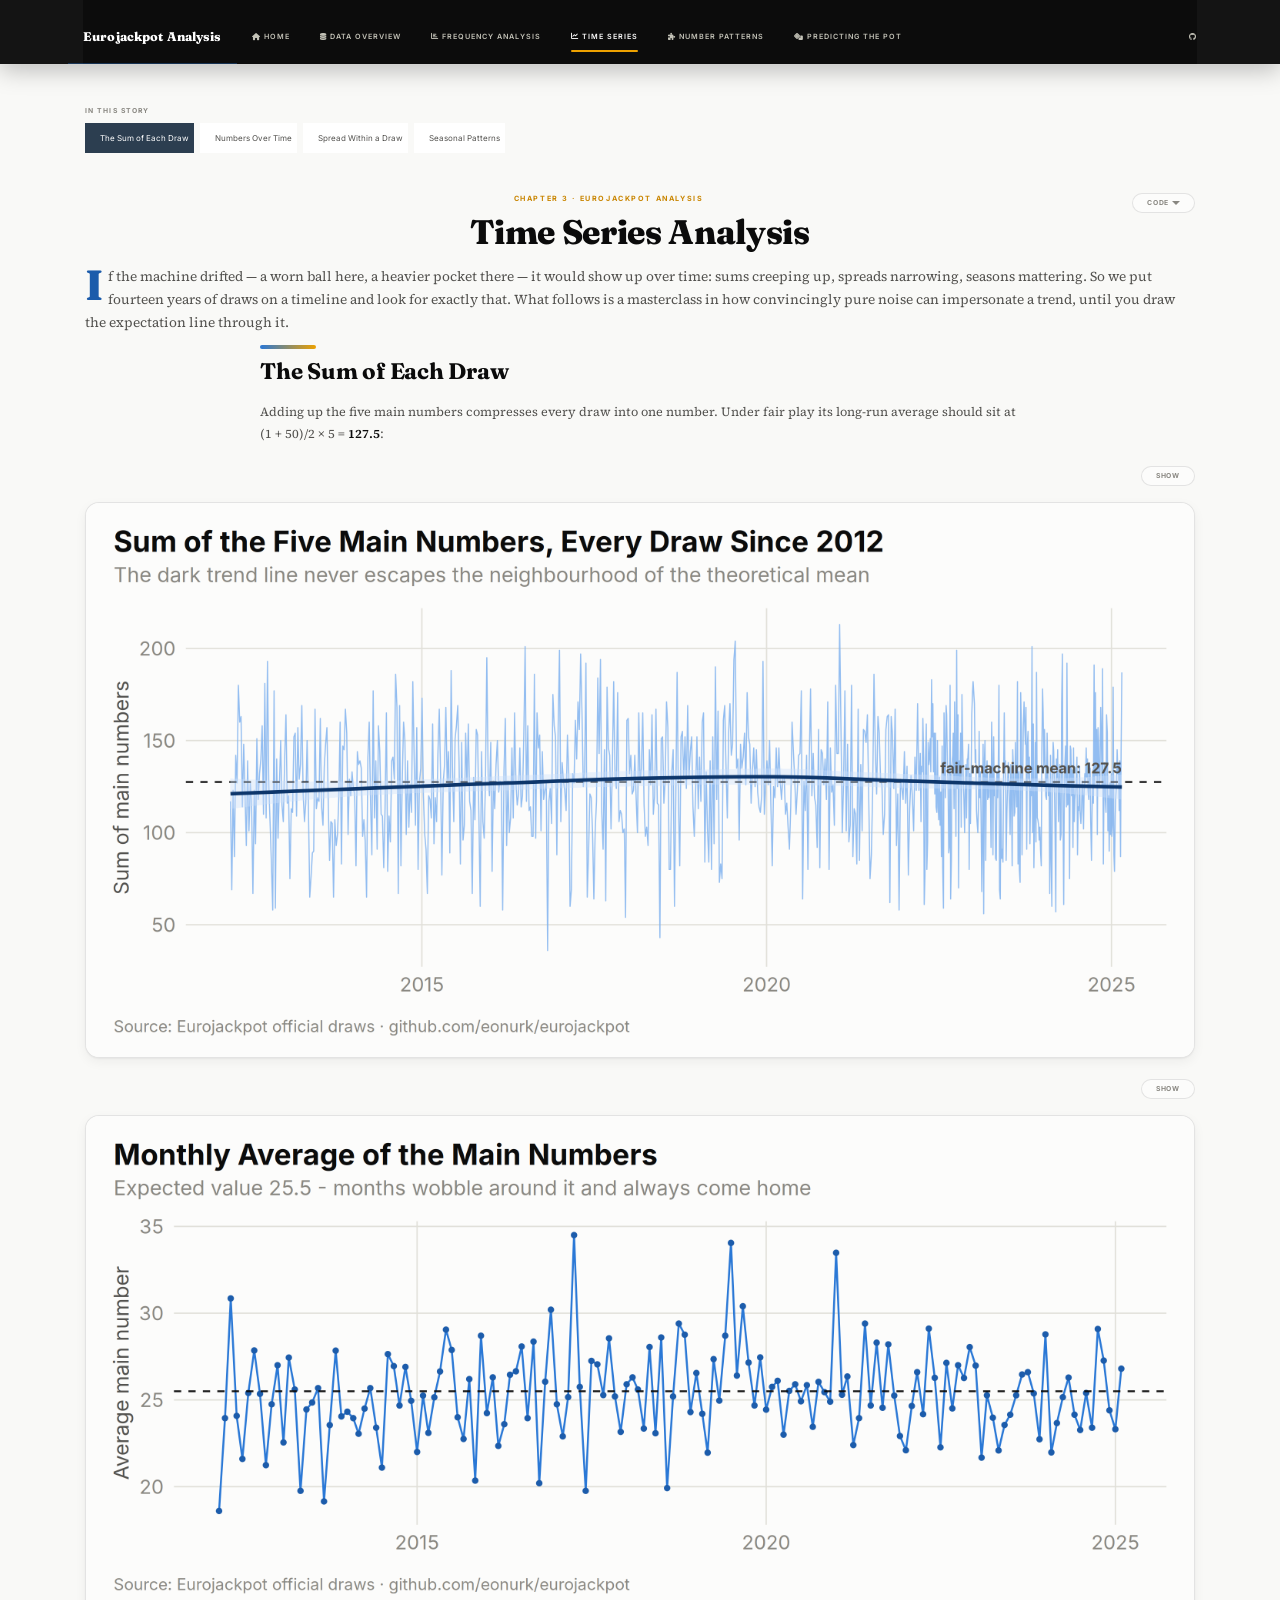
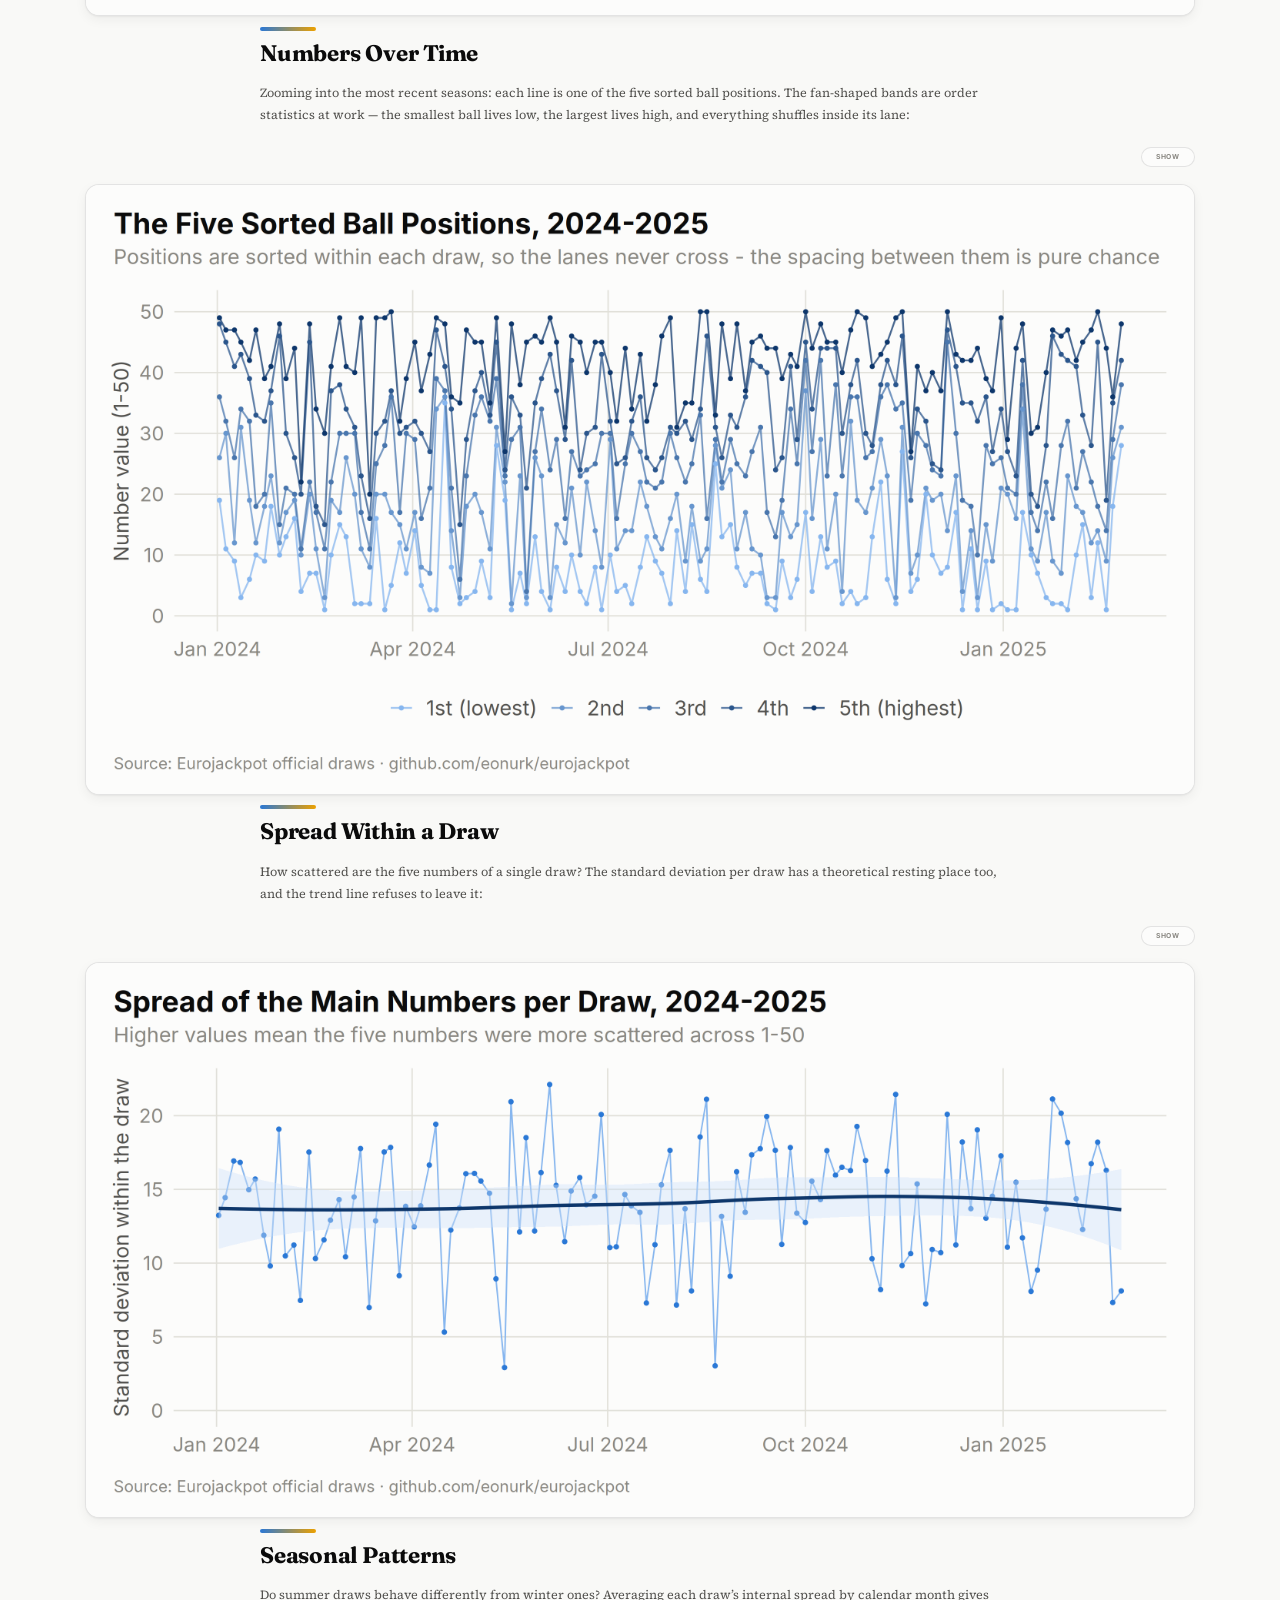
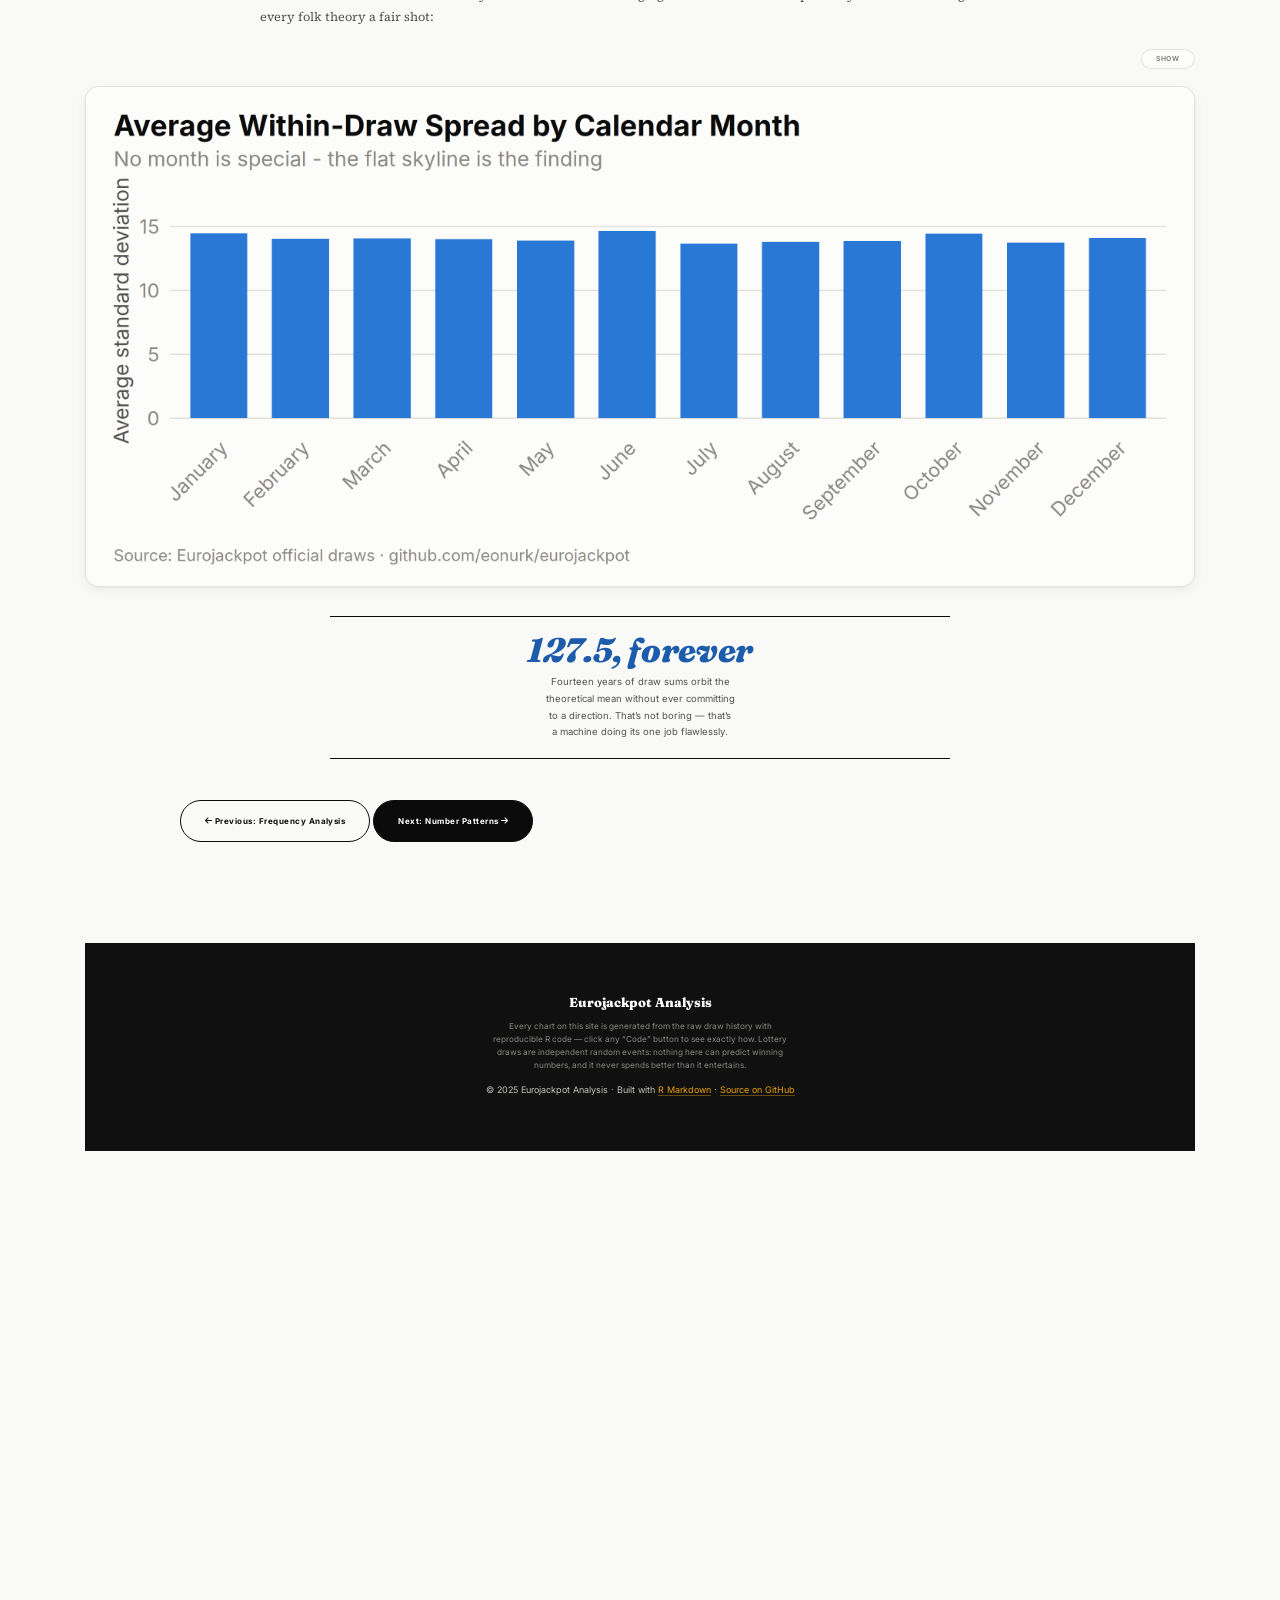
<file: docs/time-series.html>
<!DOCTYPE html>

<html>

<head>

<meta charset="utf-8" />
<meta name="generator" content="pandoc" />
<meta http-equiv="X-UA-Compatible" content="IE=EDGE" />




<title>Time Series Analysis</title>

<script src="site_libs/header-attrs-2.25/header-attrs.js"></script>
<script src="site_libs/jquery-3.6.1/jquery-3.6.1.min.js"></script>
<meta name="viewport" content="width=device-width, initial-scale=1" />
<link href="site_libs/bootstrap-3.3.5/css/flatly.min.css" rel="stylesheet" />
<script src="site_libs/bootstrap-3.3.5/js/bootstrap.min.js"></script>
<script src="site_libs/bootstrap-3.3.5/shim/html5shiv.min.js"></script>
<script src="site_libs/bootstrap-3.3.5/shim/respond.min.js"></script>
<style>h1 {font-size: 34px;}
       h1.title {font-size: 38px;}
       h2 {font-size: 30px;}
       h3 {font-size: 24px;}
       h4 {font-size: 18px;}
       h5 {font-size: 16px;}
       h6 {font-size: 12px;}
       code {color: inherit; background-color: rgba(0, 0, 0, 0.04);}
       pre:not([class]) { background-color: white }</style>
<script src="site_libs/jqueryui-1.13.2/jquery-ui.min.js"></script>
<link href="site_libs/tocify-1.9.1/jquery.tocify.css" rel="stylesheet" />
<script src="site_libs/tocify-1.9.1/jquery.tocify.js"></script>
<script src="site_libs/navigation-1.1/tabsets.js"></script>
<script src="site_libs/navigation-1.1/codefolding.js"></script>
<link href="site_libs/pagedtable-1.1/css/pagedtable.css" rel="stylesheet" />
<script src="site_libs/pagedtable-1.1/js/pagedtable.js"></script>
<link href="site_libs/font-awesome-6.4.2/css/all.min.css" rel="stylesheet" />
<link href="site_libs/font-awesome-6.4.2/css/v4-shims.min.css" rel="stylesheet" />
<meta name="theme-color" content="#101010">
<link rel="icon" href="data:image/svg+xml,<svg xmlns=%22http://www.w3.org/2000/svg%22 viewBox=%220 0 100 100%22><text y=%22.9em%22 font-size=%2290%22>🍀</text></svg>">
<link rel="preconnect" href="https://fonts.googleapis.com">
<link rel="preconnect" href="https://fonts.gstatic.com" crossorigin>
<link href="https://fonts.googleapis.com/css2?family=Fraunces:ital,opsz,wght@0,9..144,600..900;1,9..144,600..900&family=Source+Serif+4:ital,opsz,wght@0,8..60,400;0,8..60,600;1,8..60,400&family=Inter:wght@400;500;600;700;800&family=JetBrains+Mono:wght@400;600&display=swap" rel="stylesheet">

<style type="text/css">
  code{white-space: pre-wrap;}
  span.smallcaps{font-variant: small-caps;}
  span.underline{text-decoration: underline;}
  div.column{display: inline-block; vertical-align: top; width: 50%;}
  div.hanging-indent{margin-left: 1.5em; text-indent: -1.5em;}
  ul.task-list{list-style: none;}
    </style>



<style type="text/css">
  code {
    white-space: pre;
  }
  .sourceCode {
    overflow: visible;
  }
</style>
<style type="text/css" data-origin="pandoc">
pre > code.sourceCode { white-space: pre; position: relative; }
pre > code.sourceCode > span { line-height: 1.25; }
pre > code.sourceCode > span:empty { height: 1.2em; }
.sourceCode { overflow: visible; }
code.sourceCode > span { color: inherit; text-decoration: inherit; }
div.sourceCode { margin: 1em 0; }
pre.sourceCode { margin: 0; }
@media screen {
div.sourceCode { overflow: auto; }
}
@media print {
pre > code.sourceCode { white-space: pre-wrap; }
pre > code.sourceCode > span { text-indent: -5em; padding-left: 5em; }
}
pre.numberSource code
  { counter-reset: source-line 0; }
pre.numberSource code > span
  { position: relative; left: -4em; counter-increment: source-line; }
pre.numberSource code > span > a:first-child::before
  { content: counter(source-line);
    position: relative; left: -1em; text-align: right; vertical-align: baseline;
    border: none; display: inline-block;
    -webkit-touch-callout: none; -webkit-user-select: none;
    -khtml-user-select: none; -moz-user-select: none;
    -ms-user-select: none; user-select: none;
    padding: 0 4px; width: 4em;
  }
pre.numberSource { margin-left: 3em;  padding-left: 4px; }
div.sourceCode
  { color: #cccccc; background-color: #303030; }
@media screen {
pre > code.sourceCode > span > a:first-child::before { text-decoration: underline; }
}
code span.al { color: #ffcfaf; } /* Alert */
code span.an { color: #7f9f7f; font-weight: bold; } /* Annotation */
code span.at { } /* Attribute */
code span.bn { color: #dca3a3; } /* BaseN */
code span.bu { } /* BuiltIn */
code span.cf { color: #f0dfaf; } /* ControlFlow */
code span.ch { color: #dca3a3; } /* Char */
code span.cn { color: #dca3a3; font-weight: bold; } /* Constant */
code span.co { color: #7f9f7f; } /* Comment */
code span.cv { color: #7f9f7f; font-weight: bold; } /* CommentVar */
code span.do { color: #7f9f7f; } /* Documentation */
code span.dt { color: #dfdfbf; } /* DataType */
code span.dv { color: #dcdccc; } /* DecVal */
code span.er { color: #c3bf9f; } /* Error */
code span.ex { } /* Extension */
code span.fl { color: #c0bed1; } /* Float */
code span.fu { color: #efef8f; } /* Function */
code span.im { } /* Import */
code span.in { color: #7f9f7f; font-weight: bold; } /* Information */
code span.kw { color: #f0dfaf; } /* Keyword */
code span.op { color: #f0efd0; } /* Operator */
code span.ot { color: #efef8f; } /* Other */
code span.pp { color: #ffcfaf; font-weight: bold; } /* Preprocessor */
code span.sc { color: #dca3a3; } /* SpecialChar */
code span.ss { color: #cc9393; } /* SpecialString */
code span.st { color: #cc9393; } /* String */
code span.va { } /* Variable */
code span.vs { color: #cc9393; } /* VerbatimString */
code span.wa { color: #7f9f7f; font-weight: bold; } /* Warning */

.sourceCode .row {
  width: 100%;
}
.sourceCode {
  overflow-x: auto;
}
.code-folding-btn {
  margin-right: -30px;
}
</style>
<script>
// apply pandoc div.sourceCode style to pre.sourceCode instead
(function() {
  var sheets = document.styleSheets;
  for (var i = 0; i < sheets.length; i++) {
    if (sheets[i].ownerNode.dataset["origin"] !== "pandoc") continue;
    try { var rules = sheets[i].cssRules; } catch (e) { continue; }
    var j = 0;
    while (j < rules.length) {
      var rule = rules[j];
      // check if there is a div.sourceCode rule
      if (rule.type !== rule.STYLE_RULE || rule.selectorText !== "div.sourceCode") {
        j++;
        continue;
      }
      var style = rule.style.cssText;
      // check if color or background-color is set
      if (rule.style.color === '' && rule.style.backgroundColor === '') {
        j++;
        continue;
      }
      // replace div.sourceCode by a pre.sourceCode rule
      sheets[i].deleteRule(j);
      sheets[i].insertRule('pre.sourceCode{' + style + '}', j);
    }
  }
})();
</script>




<link rel="stylesheet" href="styles.css" type="text/css" />



<style type = "text/css">
.main-container {
  max-width: 940px;
  margin-left: auto;
  margin-right: auto;
}
img {
  max-width:100%;
}
.tabbed-pane {
  padding-top: 12px;
}
.html-widget {
  margin-bottom: 20px;
}
button.code-folding-btn:focus {
  outline: none;
}
summary {
  display: list-item;
}
details > summary > p:only-child {
  display: inline;
}
pre code {
  padding: 0;
}
</style>


<style type="text/css">
.dropdown-submenu {
  position: relative;
}
.dropdown-submenu>.dropdown-menu {
  top: 0;
  left: 100%;
  margin-top: -6px;
  margin-left: -1px;
  border-radius: 0 6px 6px 6px;
}
.dropdown-submenu:hover>.dropdown-menu {
  display: block;
}
.dropdown-submenu>a:after {
  display: block;
  content: " ";
  float: right;
  width: 0;
  height: 0;
  border-color: transparent;
  border-style: solid;
  border-width: 5px 0 5px 5px;
  border-left-color: #cccccc;
  margin-top: 5px;
  margin-right: -10px;
}
.dropdown-submenu:hover>a:after {
  border-left-color: #adb5bd;
}
.dropdown-submenu.pull-left {
  float: none;
}
.dropdown-submenu.pull-left>.dropdown-menu {
  left: -100%;
  margin-left: 10px;
  border-radius: 6px 0 6px 6px;
}
</style>

<script type="text/javascript">
// manage active state of menu based on current page
$(document).ready(function () {
  // active menu anchor
  href = window.location.pathname
  href = href.substr(href.lastIndexOf('/') + 1)
  if (href === "")
    href = "index.html";
  var menuAnchor = $('a[href="' + href + '"]');

  // mark the anchor link active (and if it's in a dropdown, also mark that active)
  var dropdown = menuAnchor.closest('li.dropdown');
  if (window.bootstrap) { // Bootstrap 4+
    menuAnchor.addClass('active');
    dropdown.find('> .dropdown-toggle').addClass('active');
  } else { // Bootstrap 3
    menuAnchor.parent().addClass('active');
    dropdown.addClass('active');
  }

  // Navbar adjustments
  var navHeight = $(".navbar").first().height() + 15;
  var style = document.createElement('style');
  var pt = "padding-top: " + navHeight + "px; ";
  var mt = "margin-top: -" + navHeight + "px; ";
  var css = "";
  // offset scroll position for anchor links (for fixed navbar)
  for (var i = 1; i <= 6; i++) {
    css += ".section h" + i + "{ " + pt + mt + "}\n";
  }
  style.innerHTML = "body {" + pt + "padding-bottom: 40px; }\n" + css;
  document.head.appendChild(style);
});
</script>

<!-- tabsets -->

<style type="text/css">
.tabset-dropdown > .nav-tabs {
  display: inline-table;
  max-height: 500px;
  min-height: 44px;
  overflow-y: auto;
  border: 1px solid #ddd;
  border-radius: 4px;
}

.tabset-dropdown > .nav-tabs > li.active:before, .tabset-dropdown > .nav-tabs.nav-tabs-open:before {
  content: "\e259";
  font-family: 'Glyphicons Halflings';
  display: inline-block;
  padding: 10px;
  border-right: 1px solid #ddd;
}

.tabset-dropdown > .nav-tabs.nav-tabs-open > li.active:before {
  content: "\e258";
  font-family: 'Glyphicons Halflings';
  border: none;
}

.tabset-dropdown > .nav-tabs > li.active {
  display: block;
}

.tabset-dropdown > .nav-tabs > li > a,
.tabset-dropdown > .nav-tabs > li > a:focus,
.tabset-dropdown > .nav-tabs > li > a:hover {
  border: none;
  display: inline-block;
  border-radius: 4px;
  background-color: transparent;
}

.tabset-dropdown > .nav-tabs.nav-tabs-open > li {
  display: block;
  float: none;
}

.tabset-dropdown > .nav-tabs > li {
  display: none;
}
</style>

<!-- code folding -->
<style type="text/css">
.code-folding-btn { margin-bottom: 4px; }
</style>



<style type="text/css">

#TOC {
  margin: 25px 0px 20px 0px;
}
@media (max-width: 768px) {
#TOC {
  position: relative;
  width: 100%;
}
}

@media print {
.toc-content {
  /* see https://github.com/w3c/csswg-drafts/issues/4434 */
  float: right;
}
}

.toc-content {
  padding-left: 30px;
  padding-right: 40px;
}

div.main-container {
  max-width: 1200px;
}

div.tocify {
  width: 20%;
  max-width: 260px;
  max-height: 85%;
}

@media (min-width: 768px) and (max-width: 991px) {
  div.tocify {
    width: 25%;
  }
}

@media (max-width: 767px) {
  div.tocify {
    width: 100%;
    max-width: none;
  }
}

.tocify ul, .tocify li {
  line-height: 20px;
}

.tocify-subheader .tocify-item {
  font-size: 0.90em;
}

.tocify .list-group-item {
  border-radius: 0px;
}

.tocify-subheader {
  display: inline;
}
.tocify-subheader .tocify-item {
  font-size: 0.95em;
}

</style>



</head>

<body>


<div class="container-fluid main-container">


<!-- setup 3col/9col grid for toc_float and main content  -->
<div class="row">
<div class="col-xs-12 col-sm-4 col-md-3">
<div id="TOC" class="tocify">
</div>
</div>

<div class="toc-content col-xs-12 col-sm-8 col-md-9">




<div class="navbar navbar-inverse  navbar-fixed-top" role="navigation">
  <div class="container">
    <div class="navbar-header">
      <button type="button" class="navbar-toggle collapsed" data-toggle="collapse" data-bs-toggle="collapse" data-target="#navbar" data-bs-target="#navbar">
        <span class="icon-bar"></span>
        <span class="icon-bar"></span>
        <span class="icon-bar"></span>
      </button>
      <a class="navbar-brand" href="index.html">Eurojackpot Analysis</a>
    </div>
    <div id="navbar" class="navbar-collapse collapse">
      <ul class="nav navbar-nav">
        <li>
  <a href="index.html">
    <span class="fa fa-home"></span>
     
    Home
  </a>
</li>
<li>
  <a href="data-overview.html">
    <span class="fa fa-database"></span>
     
    Data Overview
  </a>
</li>
<li>
  <a href="frequency-analysis.html">
    <span class="fa fa-chart-bar"></span>
     
    Frequency Analysis
  </a>
</li>
<li>
  <a href="time-series.html">
    <span class="fa fa-chart-line"></span>
     
    Time Series
  </a>
</li>
<li>
  <a href="number-patterns.html">
    <span class="fa fa-puzzle-piece"></span>
     
    Number Patterns
  </a>
</li>
<li>
  <a href="predictive-analysis.html">
    <span class="fa fa-dice"></span>
     
    Predicting the Pot
  </a>
</li>
      </ul>
      <ul class="nav navbar-nav navbar-right">
        <li>
  <a href="https://github.com/eonurk/eurojackpot">
    <span class="fa fa-github"></span>
     
  </a>
</li>
      </ul>
    </div><!--/.nav-collapse -->
  </div><!--/.container -->
</div><!--/.navbar -->

<div id="header">

<div class="btn-group pull-right float-right">
<button type="button" class="btn btn-default btn-xs btn-secondary btn-sm dropdown-toggle" data-toggle="dropdown" data-bs-toggle="dropdown" aria-haspopup="true" aria-expanded="false"><span>Code</span> <span class="caret"></span></button>
<ul class="dropdown-menu dropdown-menu-right" style="min-width: 50px;">
<li><a id="rmd-show-all-code" href="#">Show All Code</a></li>
<li><a id="rmd-hide-all-code" href="#">Hide All Code</a></li>
</ul>
</div>



<h1 class="title toc-ignore">Time Series Analysis</h1>

</div>


<p>If the machine drifted — a worn ball here, a heavier pocket there —
it would show up over time: sums creeping up, spreads narrowing, seasons
mattering. So we put fourteen years of draws on a timeline and look for
exactly that. What follows is a masterclass in how convincingly pure
noise can impersonate a trend, until you draw the expectation line
through it.</p>
<div id="the-sum-of-each-draw" class="section level2">
<h2>The Sum of Each Draw</h2>
<p>Adding up the five main numbers compresses every draw into one
number. Under fair play its long-run average should sit at (1 + 50)/2 ×
5 = <strong>127.5</strong>:</p>
<div class="sourceCode" id="cb1"><pre class="sourceCode r"><code class="sourceCode r"><span id="cb1-1"><a href="#cb1-1" tabindex="-1"></a><span class="co"># Calculate sum of main numbers for each draw</span></span>
<span id="cb1-2"><a href="#cb1-2" tabindex="-1"></a>results<span class="sc">$</span>main_sum <span class="ot">&lt;-</span> <span class="fu">rowSums</span>(results[, <span class="fu">paste0</span>(<span class="st">&quot;main_&quot;</span>, <span class="dv">1</span><span class="sc">:</span><span class="dv">5</span>)])</span>
<span id="cb1-3"><a href="#cb1-3" tabindex="-1"></a>results<span class="sc">$</span>main_avg <span class="ot">&lt;-</span> results<span class="sc">$</span>main_sum <span class="sc">/</span> <span class="dv">5</span></span>
<span id="cb1-4"><a href="#cb1-4" tabindex="-1"></a></span>
<span id="cb1-5"><a href="#cb1-5" tabindex="-1"></a><span class="fu">ggplot</span>(results, <span class="fu">aes</span>(<span class="at">x =</span> draw_date, <span class="at">y =</span> main_sum)) <span class="sc">+</span></span>
<span id="cb1-6"><a href="#cb1-6" tabindex="-1"></a>    <span class="fu">geom_line</span>(<span class="at">color =</span> <span class="st">&quot;#86b6ef&quot;</span>, <span class="at">linewidth =</span> <span class="fl">0.35</span>, <span class="at">alpha =</span> <span class="fl">0.9</span>) <span class="sc">+</span></span>
<span id="cb1-7"><a href="#cb1-7" tabindex="-1"></a>    <span class="fu">geom_hline</span>(<span class="at">yintercept =</span> <span class="fl">127.5</span>, <span class="at">linetype =</span> <span class="st">&quot;dashed&quot;</span>, <span class="at">color =</span> ej_ink, <span class="at">linewidth =</span> <span class="fl">0.55</span>) <span class="sc">+</span></span>
<span id="cb1-8"><a href="#cb1-8" tabindex="-1"></a>    <span class="fu">geom_smooth</span>(<span class="at">method =</span> <span class="st">&quot;loess&quot;</span>, <span class="at">color =</span> ej_blue_deep, <span class="at">linewidth =</span> <span class="fl">1.1</span>, <span class="at">se =</span> <span class="cn">TRUE</span>, <span class="at">fill =</span> <span class="st">&quot;#cde2fb&quot;</span>) <span class="sc">+</span></span>
<span id="cb1-9"><a href="#cb1-9" tabindex="-1"></a>    <span class="fu">annotate</span>(<span class="st">&quot;text&quot;</span>,</span>
<span id="cb1-10"><a href="#cb1-10" tabindex="-1"></a>        <span class="at">x =</span> <span class="fu">max</span>(results<span class="sc">$</span>draw_date), <span class="at">y =</span> <span class="fl">127.5</span>, <span class="at">label =</span> <span class="st">&quot;fair-machine mean: 127.5&quot;</span>,</span>
<span id="cb1-11"><a href="#cb1-11" tabindex="-1"></a>        <span class="at">hjust =</span> <span class="dv">1</span>, <span class="at">vjust =</span> <span class="sc">-</span><span class="fl">0.8</span>, <span class="at">size =</span> <span class="fl">3.4</span>, <span class="at">color =</span> ej_ink2, <span class="at">fontface =</span> <span class="st">&quot;bold&quot;</span></span>
<span id="cb1-12"><a href="#cb1-12" tabindex="-1"></a>    ) <span class="sc">+</span></span>
<span id="cb1-13"><a href="#cb1-13" tabindex="-1"></a>    <span class="fu">labs</span>(</span>
<span id="cb1-14"><a href="#cb1-14" tabindex="-1"></a>        <span class="at">title =</span> <span class="st">&quot;Sum of the Five Main Numbers, Every Draw Since 2012&quot;</span>,</span>
<span id="cb1-15"><a href="#cb1-15" tabindex="-1"></a>        <span class="at">subtitle =</span> <span class="st">&quot;The dark trend line never escapes the neighbourhood of the theoretical mean&quot;</span>,</span>
<span id="cb1-16"><a href="#cb1-16" tabindex="-1"></a>        <span class="at">x =</span> <span class="cn">NULL</span>, <span class="at">y =</span> <span class="st">&quot;Sum of main numbers&quot;</span>, <span class="at">caption =</span> ej_caption</span>
<span id="cb1-17"><a href="#cb1-17" tabindex="-1"></a>    )</span></code></pre></div>
<p><img src="time-series_files/figure-html/sum-over-time-1.png" width="100%" style="display: block; margin: auto;" /></p>
<div class="sourceCode" id="cb2"><pre class="sourceCode r"><code class="sourceCode r"><span id="cb2-1"><a href="#cb2-1" tabindex="-1"></a><span class="co"># Monthly average of main numbers</span></span>
<span id="cb2-2"><a href="#cb2-2" tabindex="-1"></a>results<span class="sc">$</span>month_year <span class="ot">&lt;-</span> <span class="fu">format</span>(results<span class="sc">$</span>draw_date, <span class="st">&quot;%Y-%m&quot;</span>)</span>
<span id="cb2-3"><a href="#cb2-3" tabindex="-1"></a>monthly_avg <span class="ot">&lt;-</span> <span class="fu">aggregate</span>(main_avg <span class="sc">~</span> month_year, <span class="at">data =</span> results, <span class="at">FUN =</span> mean)</span>
<span id="cb2-4"><a href="#cb2-4" tabindex="-1"></a>monthly_avg<span class="sc">$</span>date <span class="ot">&lt;-</span> <span class="fu">as.Date</span>(<span class="fu">paste0</span>(monthly_avg<span class="sc">$</span>month_year, <span class="st">&quot;-01&quot;</span>))</span>
<span id="cb2-5"><a href="#cb2-5" tabindex="-1"></a></span>
<span id="cb2-6"><a href="#cb2-6" tabindex="-1"></a><span class="fu">ggplot</span>(monthly_avg, <span class="fu">aes</span>(<span class="at">x =</span> date, <span class="at">y =</span> main_avg)) <span class="sc">+</span></span>
<span id="cb2-7"><a href="#cb2-7" tabindex="-1"></a>    <span class="fu">geom_line</span>(<span class="at">color =</span> ej_blue, <span class="at">linewidth =</span> <span class="fl">0.6</span>) <span class="sc">+</span></span>
<span id="cb2-8"><a href="#cb2-8" tabindex="-1"></a>    <span class="fu">geom_point</span>(<span class="at">color =</span> ej_blue_dark, <span class="at">size =</span> <span class="fl">1.3</span>) <span class="sc">+</span></span>
<span id="cb2-9"><a href="#cb2-9" tabindex="-1"></a>    <span class="fu">geom_hline</span>(<span class="at">yintercept =</span> <span class="fl">25.5</span>, <span class="at">linetype =</span> <span class="st">&quot;dashed&quot;</span>, <span class="at">color =</span> ej_ink, <span class="at">linewidth =</span> <span class="fl">0.55</span>) <span class="sc">+</span></span>
<span id="cb2-10"><a href="#cb2-10" tabindex="-1"></a>    <span class="fu">labs</span>(</span>
<span id="cb2-11"><a href="#cb2-11" tabindex="-1"></a>        <span class="at">title =</span> <span class="st">&quot;Monthly Average of the Main Numbers&quot;</span>,</span>
<span id="cb2-12"><a href="#cb2-12" tabindex="-1"></a>        <span class="at">subtitle =</span> <span class="st">&quot;Expected value 25.5 - months wobble around it and always come home&quot;</span>,</span>
<span id="cb2-13"><a href="#cb2-13" tabindex="-1"></a>        <span class="at">x =</span> <span class="cn">NULL</span>, <span class="at">y =</span> <span class="st">&quot;Average main number&quot;</span>, <span class="at">caption =</span> ej_caption</span>
<span id="cb2-14"><a href="#cb2-14" tabindex="-1"></a>    )</span></code></pre></div>
<p><img src="time-series_files/figure-html/monthly-average-1.png" width="100%" style="display: block; margin: auto;" /></p>
</div>
<div id="numbers-over-time" class="section level2">
<h2>Numbers Over Time</h2>
<p>Zooming into the most recent seasons: each line is one of the five
sorted ball positions. The fan-shaped bands are order statistics at work
— the smallest ball lives low, the largest lives high, and everything
shuffles inside its lane:</p>
<div class="sourceCode" id="cb3"><pre class="sourceCode r"><code class="sourceCode r"><span id="cb3-1"><a href="#cb3-1" tabindex="-1"></a>main_numbers_time <span class="ot">&lt;-</span> results <span class="sc">%&gt;%</span></span>
<span id="cb3-2"><a href="#cb3-2" tabindex="-1"></a>    <span class="fu">filter</span>(year <span class="sc">&gt;=</span> <span class="dv">2024</span>) <span class="sc">%&gt;%</span></span>
<span id="cb3-3"><a href="#cb3-3" tabindex="-1"></a>    <span class="fu">select</span>(draw_date, main_1, main_2, main_3, main_4, main_5) <span class="sc">%&gt;%</span></span>
<span id="cb3-4"><a href="#cb3-4" tabindex="-1"></a>    <span class="fu">pivot_longer</span>(</span>
<span id="cb3-5"><a href="#cb3-5" tabindex="-1"></a>        <span class="at">cols =</span> <span class="fu">starts_with</span>(<span class="st">&quot;main_&quot;</span>),</span>
<span id="cb3-6"><a href="#cb3-6" tabindex="-1"></a>        <span class="at">names_to =</span> <span class="st">&quot;position&quot;</span>,</span>
<span id="cb3-7"><a href="#cb3-7" tabindex="-1"></a>        <span class="at">values_to =</span> <span class="st">&quot;number&quot;</span></span>
<span id="cb3-8"><a href="#cb3-8" tabindex="-1"></a>    ) <span class="sc">%&gt;%</span></span>
<span id="cb3-9"><a href="#cb3-9" tabindex="-1"></a>    <span class="fu">mutate</span>(<span class="at">position =</span> <span class="fu">factor</span>(position,</span>
<span id="cb3-10"><a href="#cb3-10" tabindex="-1"></a>        <span class="at">levels =</span> <span class="fu">paste0</span>(<span class="st">&quot;main_&quot;</span>, <span class="dv">1</span><span class="sc">:</span><span class="dv">5</span>),</span>
<span id="cb3-11"><a href="#cb3-11" tabindex="-1"></a>        <span class="at">labels =</span> <span class="fu">c</span>(<span class="st">&quot;1st (lowest)&quot;</span>, <span class="st">&quot;2nd&quot;</span>, <span class="st">&quot;3rd&quot;</span>, <span class="st">&quot;4th&quot;</span>, <span class="st">&quot;5th (highest)&quot;</span>)</span>
<span id="cb3-12"><a href="#cb3-12" tabindex="-1"></a>    ))</span>
<span id="cb3-13"><a href="#cb3-13" tabindex="-1"></a></span>
<span id="cb3-14"><a href="#cb3-14" tabindex="-1"></a><span class="fu">ggplot</span>(main_numbers_time, <span class="fu">aes</span>(<span class="at">x =</span> draw_date, <span class="at">y =</span> number, <span class="at">color =</span> position)) <span class="sc">+</span></span>
<span id="cb3-15"><a href="#cb3-15" tabindex="-1"></a>    <span class="fu">geom_line</span>(<span class="at">alpha =</span> <span class="fl">0.75</span>, <span class="at">linewidth =</span> <span class="fl">0.55</span>) <span class="sc">+</span></span>
<span id="cb3-16"><a href="#cb3-16" tabindex="-1"></a>    <span class="fu">geom_point</span>(<span class="at">size =</span> <span class="fl">0.9</span>) <span class="sc">+</span></span>
<span id="cb3-17"><a href="#cb3-17" tabindex="-1"></a>    <span class="fu">scale_color_manual</span>(<span class="at">values =</span> <span class="fu">ej_ramp</span>(<span class="dv">5</span>)) <span class="sc">+</span></span>
<span id="cb3-18"><a href="#cb3-18" tabindex="-1"></a>    <span class="fu">scale_y_continuous</span>(<span class="at">breaks =</span> <span class="fu">seq</span>(<span class="dv">0</span>, <span class="dv">50</span>, <span class="at">by =</span> <span class="dv">10</span>), <span class="at">limits =</span> <span class="fu">c</span>(<span class="dv">0</span>, <span class="dv">51</span>)) <span class="sc">+</span></span>
<span id="cb3-19"><a href="#cb3-19" tabindex="-1"></a>    <span class="fu">labs</span>(</span>
<span id="cb3-20"><a href="#cb3-20" tabindex="-1"></a>        <span class="at">title =</span> <span class="st">&quot;The Five Sorted Ball Positions, 2024-2025&quot;</span>,</span>
<span id="cb3-21"><a href="#cb3-21" tabindex="-1"></a>        <span class="at">subtitle =</span> <span class="st">&quot;Positions are sorted within each draw, so the lanes never cross - the spacing between them is pure chance&quot;</span>,</span>
<span id="cb3-22"><a href="#cb3-22" tabindex="-1"></a>        <span class="at">x =</span> <span class="cn">NULL</span>, <span class="at">y =</span> <span class="st">&quot;Number value (1-50)&quot;</span>, <span class="at">caption =</span> ej_caption</span>
<span id="cb3-23"><a href="#cb3-23" tabindex="-1"></a>    ) <span class="sc">+</span></span>
<span id="cb3-24"><a href="#cb3-24" tabindex="-1"></a>    <span class="fu">guides</span>(<span class="at">color =</span> <span class="fu">guide_legend</span>(<span class="at">nrow =</span> <span class="dv">1</span>))</span></code></pre></div>
<p><img src="time-series_files/figure-html/positions-over-time-1.png" width="100%" style="display: block; margin: auto;" /></p>
</div>
<div id="spread-within-a-draw" class="section level2">
<h2>Spread Within a Draw</h2>
<p>How scattered are the five numbers of a single draw? The standard
deviation per draw has a theoretical resting place too, and the trend
line refuses to leave it:</p>
<div class="sourceCode" id="cb4"><pre class="sourceCode r"><code class="sourceCode r"><span id="cb4-1"><a href="#cb4-1" tabindex="-1"></a>std_dev_over_time <span class="ot">&lt;-</span> results <span class="sc">%&gt;%</span></span>
<span id="cb4-2"><a href="#cb4-2" tabindex="-1"></a>    <span class="fu">filter</span>(year <span class="sc">&gt;=</span> <span class="dv">2024</span>) <span class="sc">%&gt;%</span></span>
<span id="cb4-3"><a href="#cb4-3" tabindex="-1"></a>    <span class="fu">select</span>(draw_date, main_1, main_2, main_3, main_4, main_5) <span class="sc">%&gt;%</span></span>
<span id="cb4-4"><a href="#cb4-4" tabindex="-1"></a>    <span class="fu">rowwise</span>() <span class="sc">%&gt;%</span></span>
<span id="cb4-5"><a href="#cb4-5" tabindex="-1"></a>    <span class="fu">mutate</span>(<span class="at">std_dev =</span> <span class="fu">sd</span>(<span class="fu">c</span>(main_1, main_2, main_3, main_4, main_5))) <span class="sc">%&gt;%</span></span>
<span id="cb4-6"><a href="#cb4-6" tabindex="-1"></a>    <span class="fu">ungroup</span>()</span>
<span id="cb4-7"><a href="#cb4-7" tabindex="-1"></a></span>
<span id="cb4-8"><a href="#cb4-8" tabindex="-1"></a><span class="fu">ggplot</span>(std_dev_over_time, <span class="fu">aes</span>(<span class="at">x =</span> draw_date, <span class="at">y =</span> std_dev)) <span class="sc">+</span></span>
<span id="cb4-9"><a href="#cb4-9" tabindex="-1"></a>    <span class="fu">geom_line</span>(<span class="at">color =</span> <span class="st">&quot;#86b6ef&quot;</span>, <span class="at">linewidth =</span> <span class="fl">0.45</span>) <span class="sc">+</span></span>
<span id="cb4-10"><a href="#cb4-10" tabindex="-1"></a>    <span class="fu">geom_point</span>(<span class="at">size =</span> <span class="dv">1</span>, <span class="at">color =</span> ej_blue) <span class="sc">+</span></span>
<span id="cb4-11"><a href="#cb4-11" tabindex="-1"></a>    <span class="fu">geom_smooth</span>(<span class="at">method =</span> <span class="st">&quot;loess&quot;</span>, <span class="at">se =</span> <span class="cn">TRUE</span>, <span class="at">color =</span> ej_blue_deep, <span class="at">linewidth =</span> <span class="fl">1.05</span>, <span class="at">fill =</span> <span class="st">&quot;#cde2fb&quot;</span>) <span class="sc">+</span></span>
<span id="cb4-12"><a href="#cb4-12" tabindex="-1"></a>    <span class="fu">scale_y_continuous</span>(<span class="at">limits =</span> <span class="fu">c</span>(<span class="dv">0</span>, <span class="cn">NA</span>)) <span class="sc">+</span></span>
<span id="cb4-13"><a href="#cb4-13" tabindex="-1"></a>    <span class="fu">labs</span>(</span>
<span id="cb4-14"><a href="#cb4-14" tabindex="-1"></a>        <span class="at">title =</span> <span class="st">&quot;Spread of the Main Numbers per Draw, 2024-2025&quot;</span>,</span>
<span id="cb4-15"><a href="#cb4-15" tabindex="-1"></a>        <span class="at">subtitle =</span> <span class="st">&quot;Higher values mean the five numbers were more scattered across 1-50&quot;</span>,</span>
<span id="cb4-16"><a href="#cb4-16" tabindex="-1"></a>        <span class="at">x =</span> <span class="cn">NULL</span>, <span class="at">y =</span> <span class="st">&quot;Standard deviation within the draw&quot;</span>, <span class="at">caption =</span> ej_caption</span>
<span id="cb4-17"><a href="#cb4-17" tabindex="-1"></a>    )</span></code></pre></div>
<p><img src="time-series_files/figure-html/std-dev-1.png" width="100%" style="display: block; margin: auto;" /></p>
</div>
<div id="seasonal-patterns" class="section level2">
<h2>Seasonal Patterns</h2>
<p>Do summer draws behave differently from winter ones? Averaging each
draw’s internal spread by calendar month gives every folk theory a fair
shot:</p>
<div class="sourceCode" id="cb5"><pre class="sourceCode r"><code class="sourceCode r"><span id="cb5-1"><a href="#cb5-1" tabindex="-1"></a>monthly_analysis <span class="ot">&lt;-</span> results <span class="sc">%&gt;%</span></span>
<span id="cb5-2"><a href="#cb5-2" tabindex="-1"></a>    <span class="fu">rowwise</span>() <span class="sc">%&gt;%</span></span>
<span id="cb5-3"><a href="#cb5-3" tabindex="-1"></a>    <span class="fu">mutate</span>(<span class="at">draw_sd =</span> <span class="fu">sd</span>(<span class="fu">c</span>(main_1, main_2, main_3, main_4, main_5))) <span class="sc">%&gt;%</span></span>
<span id="cb5-4"><a href="#cb5-4" tabindex="-1"></a>    <span class="fu">ungroup</span>() <span class="sc">%&gt;%</span></span>
<span id="cb5-5"><a href="#cb5-5" tabindex="-1"></a>    <span class="fu">group_by</span>(month) <span class="sc">%&gt;%</span></span>
<span id="cb5-6"><a href="#cb5-6" tabindex="-1"></a>    <span class="fu">summarise</span>(</span>
<span id="cb5-7"><a href="#cb5-7" tabindex="-1"></a>        <span class="at">draws =</span> <span class="fu">n</span>(),</span>
<span id="cb5-8"><a href="#cb5-8" tabindex="-1"></a>        <span class="at">avg_std_dev =</span> <span class="fu">mean</span>(draw_sd),</span>
<span id="cb5-9"><a href="#cb5-9" tabindex="-1"></a>        <span class="at">.groups =</span> <span class="st">&quot;drop&quot;</span></span>
<span id="cb5-10"><a href="#cb5-10" tabindex="-1"></a>    ) <span class="sc">%&gt;%</span></span>
<span id="cb5-11"><a href="#cb5-11" tabindex="-1"></a>    <span class="fu">mutate</span>(<span class="at">month_name =</span> <span class="fu">factor</span>(month.name[<span class="fu">as.numeric</span>(month)], <span class="at">levels =</span> month.name))</span>
<span id="cb5-12"><a href="#cb5-12" tabindex="-1"></a></span>
<span id="cb5-13"><a href="#cb5-13" tabindex="-1"></a><span class="fu">ggplot</span>(monthly_analysis, <span class="fu">aes</span>(<span class="at">x =</span> month_name, <span class="at">y =</span> avg_std_dev)) <span class="sc">+</span></span>
<span id="cb5-14"><a href="#cb5-14" tabindex="-1"></a>    <span class="fu">geom_col</span>(<span class="at">fill =</span> ej_blue, <span class="at">width =</span> <span class="fl">0.7</span>) <span class="sc">+</span></span>
<span id="cb5-15"><a href="#cb5-15" tabindex="-1"></a>    <span class="fu">coord_cartesian</span>(<span class="at">ylim =</span> <span class="fu">c</span>(<span class="dv">0</span>, <span class="fu">max</span>(monthly_analysis<span class="sc">$</span>avg_std_dev) <span class="sc">*</span> <span class="fl">1.15</span>)) <span class="sc">+</span></span>
<span id="cb5-16"><a href="#cb5-16" tabindex="-1"></a>    <span class="fu">labs</span>(</span>
<span id="cb5-17"><a href="#cb5-17" tabindex="-1"></a>        <span class="at">title =</span> <span class="st">&quot;Average Within-Draw Spread by Calendar Month&quot;</span>,</span>
<span id="cb5-18"><a href="#cb5-18" tabindex="-1"></a>        <span class="at">subtitle =</span> <span class="st">&quot;No month is special - the flat skyline is the finding&quot;</span>,</span>
<span id="cb5-19"><a href="#cb5-19" tabindex="-1"></a>        <span class="at">x =</span> <span class="cn">NULL</span>, <span class="at">y =</span> <span class="st">&quot;Average standard deviation&quot;</span>, <span class="at">caption =</span> ej_caption</span>
<span id="cb5-20"><a href="#cb5-20" tabindex="-1"></a>    ) <span class="sc">+</span></span>
<span id="cb5-21"><a href="#cb5-21" tabindex="-1"></a>    <span class="fu">theme</span>(</span>
<span id="cb5-22"><a href="#cb5-22" tabindex="-1"></a>        <span class="at">panel.grid.major.x =</span> <span class="fu">element_blank</span>(),</span>
<span id="cb5-23"><a href="#cb5-23" tabindex="-1"></a>        <span class="at">axis.text.x =</span> <span class="fu">element_text</span>(<span class="at">angle =</span> <span class="dv">45</span>, <span class="at">hjust =</span> <span class="dv">1</span>)</span>
<span id="cb5-24"><a href="#cb5-24" tabindex="-1"></a>    )</span></code></pre></div>
<p><img src="time-series_files/figure-html/seasonal-1.png" width="100%" style="display: block; margin: auto;" /></p>
<div class="pull-stat">
<span class="big">127.5, forever</span><span class="why">Fourteen years
of draw sums orbit the theoretical mean without ever committing to a
direction. That’s not boring — that’s a machine doing its one job
flawlessly.</span>
</div>
<div class="navigation-buttons">
<p><a href="frequency-analysis.html" class="prev-button"><i class="fa fa-arrow-left"></i>
Previous: Frequency Analysis</a>
<a href="number-patterns.html" class="next-button">Next: Number Patterns
<i class="fa fa-arrow-right"></i></a></p>
</div>
</div>

<footer class="footer">
  <div class="footer-brand">Eurojackpot Analysis</div>
  <p class="footer-note">
    Every chart on this site is generated from the raw draw history with reproducible R code —
    click any “Code” button to see exactly how. Lottery draws are independent random events:
    nothing here can predict winning numbers, and it never spends better than it entertains.
  </p>
  <p>© 2025 Eurojackpot Analysis · Built with <a href="https://rmarkdown.rstudio.com">R Markdown</a> ·
    <a href="https://github.com/eonurk/eurojackpot">Source on GitHub</a></p>
</footer>

<script>
(function () {
  var reduced = window.matchMedia && window.matchMedia("(prefers-reduced-motion: reduce)").matches;

  /* reading progress bar */
  var bar = document.createElement("div");
  bar.id = "ej-progress";
  document.body.appendChild(bar);
  var ticking = false;
  function paint() {
    var h = document.documentElement;
    var max = h.scrollHeight - h.clientHeight;
    bar.style.width = (max > 0 ? (h.scrollTop / max) * 100 : 0) + "%";
    ticking = false;
  }
  document.addEventListener("scroll", function () {
    if (!ticking) { ticking = true; requestAnimationFrame(paint); }
  }, { passive: true });
  paint();

  /* highlight the current page in the navbar */
  var here = location.pathname.split("/").pop() || "index.html";
  document.querySelectorAll(".navbar a[href]").forEach(function (a) {
    if (a.getAttribute("href") === here) {
      var li = a.closest("li");
      if (li) li.classList.add("active");
    }
  });

  /* frame every analysis page as a chapter of one document */
  var chapterMap = {
    "data-overview.html": "Chapter 1",
    "frequency-analysis.html": "Chapter 2",
    "time-series.html": "Chapter 3",
    "number-patterns.html": "Chapter 4",
    "predictive-analysis.html": "Chapter 5"
  };
  var titleEl = document.querySelector("#header h1.title");
  if (titleEl && chapterMap[here]) {
    var kick = document.createElement("p");
    kick.className = "chapter-kicker";
    kick.textContent = chapterMap[here] + " · Eurojackpot Analysis";
    titleEl.parentNode.insertBefore(kick, titleEl);
  }

  /* wrap tables so they scroll sideways on small screens */
  document.querySelectorAll(".main-container table").forEach(function (t) {
    if (t.closest(".table-scroll") || t.closest(".pagedtable")) return;
    var w = document.createElement("div");
    w.className = "table-scroll";
    t.parentNode.insertBefore(w, t);
    w.appendChild(t);
  });

  if (reduced || !("IntersectionObserver" in window)) return;

  /* scroll-reveal */
  var sel = [
    ".main-container .section > h2", ".main-container .section > h3",
    ".main-container .section > p", ".main-container > p",
    ".main-container .table-scroll", ".main-container .info-box",
    ".main-container .pull-stat", ".main-container pre",
    ".stat-card", ".page-card", ".navigation-buttons"
  ].join(", ");
  var els = [].slice.call(document.querySelectorAll(sel));
  var io = new IntersectionObserver(function (entries) {
    entries.forEach(function (e) {
      if (e.isIntersecting) { e.target.classList.add("in"); io.unobserve(e.target); }
    });
  }, { rootMargin: "0px 0px -7% 0px", threshold: 0.04 });
  els.forEach(function (el, i) {
    el.classList.add("rv");
    el.style.transitionDelay = (i % 4) * 60 + "ms";
    io.observe(el);
  });

  /* animated counters: <span class="count-up" data-target="828">828</span> */
  var counters = [].slice.call(document.querySelectorAll(".count-up"));
  if (counters.length) {
    var io2 = new IntersectionObserver(function (entries) {
      entries.forEach(function (e) {
        if (!e.isIntersecting) return;
        io2.unobserve(e.target);
        var el = e.target;
        var target = parseFloat(el.getAttribute("data-target") || "0");
        var t0 = null, dur = 1600;
        function tick(ts) {
          if (!t0) t0 = ts;
          var p = Math.min((ts - t0) / dur, 1);
          var eased = 1 - Math.pow(1 - p, 3);
          el.textContent = Math.round(target * eased).toLocaleString("en-US");
          if (p < 1) requestAnimationFrame(tick);
        }
        requestAnimationFrame(tick);
      });
    }, { threshold: 0.5 });
    counters.forEach(function (el) { el.textContent = "0"; io2.observe(el); });
  }
})();
</script>


</div>
</div>

</div>

<script>

// add bootstrap table styles to pandoc tables
function bootstrapStylePandocTables() {
  $('tr.odd').parent('tbody').parent('table').addClass('table table-condensed');
}
$(document).ready(function () {
  bootstrapStylePandocTables();
});


</script>

<!-- tabsets -->

<script>
$(document).ready(function () {
  window.buildTabsets("TOC");
});

$(document).ready(function () {
  $('.tabset-dropdown > .nav-tabs > li').click(function () {
    $(this).parent().toggleClass('nav-tabs-open');
  });
});
</script>

<!-- code folding -->
<script>
$(document).ready(function () {
  window.initializeCodeFolding("hide" === "show");
});
</script>

<script>
$(document).ready(function ()  {

    // temporarily add toc-ignore selector to headers for the consistency with Pandoc
    $('.unlisted.unnumbered').addClass('toc-ignore')

    // move toc-ignore selectors from section div to header
    $('div.section.toc-ignore')
        .removeClass('toc-ignore')
        .children('h1,h2,h3,h4,h5').addClass('toc-ignore');

    // establish options
    var options = {
      selectors: "h1,h2,h3",
      theme: "bootstrap3",
      context: '.toc-content',
      hashGenerator: function (text) {
        return text.replace(/[.\\/?&!#<>]/g, '').replace(/\s/g, '_');
      },
      ignoreSelector: ".toc-ignore",
      scrollTo: 0
    };
    options.showAndHide = false;
    options.smoothScroll = true;

    // tocify
    var toc = $("#TOC").tocify(options).data("toc-tocify");
});
</script>

<!-- dynamically load mathjax for compatibility with self-contained -->
<script>
  (function () {
    var script = document.createElement("script");
    script.type = "text/javascript";
    script.src  = "https://mathjax.rstudio.com/latest/MathJax.js?config=TeX-AMS-MML_HTMLorMML";
    document.getElementsByTagName("head")[0].appendChild(script);
  })();
</script>

</body>
</html>
</file>
<file: docs/site_libs/pagedtable-1.1/css/pagedtable.css>
.pagedtable {
  overflow: auto;
  padding-left: 8px;
  padding-right: 8px;
}

.pagedtable-wrapper {
  border: 1px solid #ccc;
  border-radius: 4px;
  margin-bottom: 10px;
}

.pagedtable table {
  width: 100%;
  max-width: 100%;
  margin: 0;
}

.pagedtable th {
  padding: 0 5px 0 5px;
  border: none;
  border-bottom: 2px solid #dddddd;

  min-width: 45px;
}

.pagedtable-empty th {
  display: none;
}

.pagedtable td {
  padding: 0 4px 0 4px;
}

.pagedtable .even {
  background-color: rgba(140, 140, 140, 0.1);
}

.pagedtable-padding-col {
  display: none;
}

.pagedtable a {
  -webkit-touch-callout: none;
  -webkit-user-select: none;
  -khtml-user-select: none;
  -moz-user-select: none;
  -ms-user-select: none;
  user-select: none;
}

.pagedtable-index-nav {
  cursor: pointer;
  padding: 0 5px 0 5px;
  float: right;
  border: 0;
}

.pagedtable-index-nav-disabled {
  cursor: default;
  text-decoration: none;
  color: #999;
}

a.pagedtable-index-nav-disabled:hover {
  text-decoration: none;
  color: #999;
}

.pagedtable-indexes {
  cursor: pointer;
  float: right;
  border: 0;
}

.pagedtable-index-current {
  cursor: default;
  text-decoration: none;
  font-weight: bold;
  color: #333;
  border: 0;
}

a.pagedtable-index-current:hover {
  text-decoration: none;
  font-weight: bold;
  color: #333;
}

.pagedtable-index {
  width: 30px;
  display: inline-block;
  text-align: center;
  border: 0;
}

.pagedtable-index-separator-left {
  display: inline-block;
  color: #333;
  font-size: 9px;
  padding: 0 0 0 0;
  cursor: default;
}

.pagedtable-index-separator-right {
  display: inline-block;
  color: #333;
  font-size: 9px;
  padding: 0 4px 0 0;
  cursor: default;
}

.pagedtable-footer {
  padding-top: 4px;
  padding-bottom: 5px;
}

.pagedtable-not-empty .pagedtable-footer {
  border-top: 2px solid #dddddd;
}

.pagedtable-info {
  overflow: hidden;
  color: #999;
  white-space: nowrap;
  text-overflow: ellipsis;
}

.pagedtable-header-name {
  overflow: hidden;
  text-overflow: ellipsis;
}

.pagedtable-header-type {
  color: #999;
  font-weight: 400;
}

.pagedtable-na-cell {
  font-style: italic;
  opacity: 0.3;
}
</file>
<file: docs/styles.css>
/* ==========================================================================
   Eurojackpot Analysis — editorial design system
   Warm paper surfaces, serif display type, data-first accents.
   Palette matches theme_ej.R so page chrome and charts read as one system.
   ========================================================================== */

:root {
	--paper: #f9f9f7;
	--surface: #fcfcfb;
	--ink: #0b0b0b;
	--ink-2: #52514e;
	--muted: #898781;
	--hairline: rgba(11, 11, 11, 0.1);
	--grid: #e1e0d9;
	--blue: #2a78d6;
	--blue-dark: #1c5cab;
	--blue-deep: #0d366b;
	--gold: #eda100;
	--gold-deep: #c98500;
	--red: #d03b3b;
	--serif: "Fraunces", "Playfair Display", Georgia, "Times New Roman", serif;
	--body-serif: "Source Serif 4", Georgia, "Iowan Old Style", "Times New Roman", serif;
	--sans: "Inter", system-ui, -apple-system, "Segoe UI", Roboto, sans-serif;
	--mono: "JetBrains Mono", ui-monospace, SFMono-Regular, Menlo, monospace;
	--shadow-sm: 0 1px 2px rgba(11, 11, 11, 0.05), 0 4px 12px rgba(11, 11, 11, 0.05);
	--shadow-md: 0 2px 4px rgba(11, 11, 11, 0.06), 0 12px 28px rgba(11, 11, 11, 0.09);
	--radius: 14px;
	--measure: 760px;
	--wide: 1080px;
}

html {
	scroll-behavior: smooth;
	-webkit-text-size-adjust: 100%;
}

body {
	font-family: var(--body-serif);
	font-size: clamp(1.0938rem, 1rem + 0.3vw, 1.25rem);
	line-height: 1.78;
	color: var(--ink-2);
	background: var(--paper);
	margin: 0;
	padding-top: 64px !important;
}

::selection {
	background: rgba(237, 161, 0, 0.35);
}

/* --------------------------------------------------------------------------
   Reading layout: narrow text column, wide figures — magazine style
   -------------------------------------------------------------------------- */

.main-container {
	max-width: var(--wide) !important;
	margin: 0 auto;
	padding: 16px clamp(16px, 4vw, 40px) 0;
	background: transparent;
}

.container-fluid {
	padding-left: 0;
	padding-right: 0;
}

.main-container > p,
.main-container > ul,
.main-container > ol,
.section > p,
.section > ul,
.section > ol,
.section > blockquote {
	max-width: var(--measure);
	margin-left: auto;
	margin-right: auto;
}

/* paragraphs that carry a figure may span the full width */
.section > p:has(> img),
.main-container > p:has(> img) {
	max-width: none;
}

/* --------------------------------------------------------------------------
   Typography
   -------------------------------------------------------------------------- */

h1,
h2,
h3,
h4 {
	font-family: var(--serif);
	color: var(--ink);
	font-weight: 700;
	letter-spacing: -0.01em;
	line-height: 1.18;
}

h1.title {
	font-size: clamp(2.1rem, 1.4rem + 3.4vw, 3.4rem);
	font-weight: 800;
	text-align: center;
	max-width: 18ch;
	margin: clamp(1.6rem, 5vw, 3.2rem) auto 1.2rem;
	text-wrap: balance;
}

.section h2,
.main-container > h2 {
	font-size: clamp(1.55rem, 1.2rem + 1.6vw, 2.25rem);
	max-width: var(--measure);
	margin: 2.6em auto 0.7em;
	padding-top: 0.6em;
}

.section h2::before {
	content: "";
	display: block;
	width: 56px;
	height: 4px;
	border-radius: 2px;
	background: linear-gradient(90deg, var(--blue), var(--gold));
	margin-bottom: 0.9rem;
}

.section h3 {
	font-size: clamp(1.2rem, 1.05rem + 0.7vw, 1.5rem);
	font-weight: 700;
	max-width: var(--measure);
	margin: 2em auto 0.6em;
}

/* the article lede: slightly larger opening paragraph */
#header + p {
	font-size: 1.09em;
	line-height: 1.72;
}

/* "Chapter N" kicker injected above each article title by the footer script */
.chapter-kicker {
	font-family: var(--sans);
	text-align: center;
	font-size: 0.72rem;
	font-weight: 700;
	letter-spacing: 0.22em;
	text-transform: uppercase;
	color: var(--gold-deep);
	margin: clamp(1.6rem, 5vw, 3.2rem) auto 0;
}

.chapter-kicker + h1.title,
.chapter-kicker ~ h1.title {
	margin-top: 0.7rem;
}

strong {
	color: var(--ink);
	font-weight: 600;
}

/* the data & UI layers always wear the sans, never the body serif */
.ej-kicker,
.ej-balls-caption,
.stat-label,
.page-card .pc-desc,
.page-card .pc-go,
.page-card .pc-kicker,
.pull-stat .why,
.caption,
.figure .caption,
.main-container table,
#TOC,
div.tocify,
.footer {
	font-family: var(--sans);
}

a {
	color: var(--blue-dark);
	text-decoration: none;
	border-bottom: 1px solid rgba(42, 120, 214, 0.35);
	transition: color 0.2s, border-color 0.2s;
}

a:hover,
a:focus {
	color: var(--blue);
	border-bottom-color: var(--blue);
	text-decoration: none;
}

/* pandoc wraps loose inline runs in <p>; make those wrappers transparent
   so flex/grid containers lay out their real children */
.ej-balls > p,
.page-cards > p {
	display: contents;
}

/* opening drop cap on the first paragraph of each article */
#header + p::first-letter,
#header + .section > p:first-of-type::first-letter {
	font-family: var(--serif);
	font-weight: 800;
	font-size: 3.1em;
	line-height: 0.85;
	float: left;
	padding: 0.08em 0.12em 0 0;
	color: var(--blue-dark);
}

/* --------------------------------------------------------------------------
   Navbar — dark editorial masthead
   -------------------------------------------------------------------------- */

.navbar,
.navbar-inverse {
	background: rgba(13, 13, 13, 0.97) !important;
	-webkit-backdrop-filter: saturate(160%) blur(12px);
	backdrop-filter: saturate(160%) blur(12px);
	border: none !important;
	box-shadow: 0 1px 0 rgba(255, 255, 255, 0.06), 0 6px 24px rgba(0, 0, 0, 0.25);
	margin-bottom: 0;
	min-height: 64px;
}

.navbar .container,
.navbar .container-fluid {
	padding-left: clamp(12px, 3vw, 28px);
	padding-right: clamp(12px, 3vw, 28px);
}

.navbar-inverse .navbar-brand {
	font-family: var(--serif);
	font-weight: 800;
	font-size: 1.25rem;
	color: #fff !important;
	height: 64px;
	line-height: 34px;
	letter-spacing: 0.01em;
}

.navbar-inverse .navbar-nav > li > a {
	font-family: var(--sans);
	font-size: 0.72rem;
	font-weight: 600;
	letter-spacing: 0.14em;
	text-transform: uppercase;
	color: #c3c2b7 !important;
	line-height: 34px;
	height: 64px;
	border: none;
	position: relative;
	transition: color 0.2s;
}

.navbar-inverse .navbar-nav > li > a:hover,
.navbar-inverse .navbar-nav > li > a:focus {
	color: #fff !important;
	background: transparent !important;
}

.navbar-inverse .navbar-nav > li > a::after {
	content: "";
	position: absolute;
	left: 15px;
	right: 15px;
	bottom: 12px;
	height: 2px;
	border-radius: 1px;
	background: var(--gold);
	transform: scaleX(0);
	transform-origin: left;
	transition: transform 0.25s ease;
}

.navbar-inverse .navbar-nav > li > a:hover::after,
.navbar-inverse .navbar-nav > li.active > a::after {
	transform: scaleX(1);
}

.navbar-inverse .navbar-nav > li.active > a {
	color: #fff !important;
	background: transparent !important;
}

.navbar-inverse .navbar-toggle {
	border: 1px solid rgba(255, 255, 255, 0.25);
	border-radius: 10px;
	margin-top: 15px;
}

.navbar-inverse .navbar-toggle .icon-bar {
	background: #fff;
}

.navbar-inverse .navbar-toggle:hover,
.navbar-inverse .navbar-toggle:focus {
	background: rgba(255, 255, 255, 0.12) !important;
}

.navbar-inverse .navbar-collapse {
	border: none;
	background: rgba(13, 13, 13, 0.97);
}

@media (max-width: 767px) {
	.navbar-inverse .navbar-nav > li > a {
		height: auto;
		line-height: 1.4;
		padding: 13px 18px;
	}

	.navbar-inverse .navbar-nav > li > a::after {
		display: none;
	}
}

/* reading progress bar (element injected by footer script) */
#ej-progress {
	position: fixed;
	top: 0;
	left: 0;
	height: 3px;
	width: 0;
	background: linear-gradient(90deg, var(--blue), var(--gold));
	z-index: 2000;
	pointer-events: none;
}

/* --------------------------------------------------------------------------
   Floating TOC → horizontal "In this story" chips
   -------------------------------------------------------------------------- */

#TOC,
div.tocify {
	position: relative;
	width: 100%;
	max-width: var(--measure);
	margin: 0 auto 1.4rem;
	border: none;
	background: transparent;
	max-height: none;
	overflow: visible;
	padding: 0;
	font-size: 0.8rem;
}

.tocify::before {
	content: "In this story";
	display: block;
	font-family: var(--sans);
	font-size: 0.68rem;
	font-weight: 700;
	letter-spacing: 0.16em;
	text-transform: uppercase;
	color: var(--muted);
	margin-bottom: 0.55rem;
}

.tocify ul.tocify-header {
	display: inline;
	margin: 0;
	padding: 0;
}

.tocify .tocify-item {
	display: inline-block;
	list-style: none;
	margin: 0 6px 8px 0;
	float: none;
}

.tocify .tocify-item > a {
	display: inline-block;
	padding: 6px 14px;
	border: 1px solid var(--hairline);
	border-radius: 999px;
	background: var(--surface);
	color: var(--ink-2);
	font-weight: 500;
	border-bottom-width: 1px;
	transition: all 0.2s;
}

.tocify .tocify-item > a:hover,
.tocify .tocify-item.active > a {
	background: var(--ink);
	border-color: var(--ink);
	color: #fff;
}

.tocify .tocify-subheader {
	display: none !important;
}

.toc-content {
	padding: 0 !important;
	width: 100% !important;
	max-width: none;
}

.row > .col-md-9,
.row > .col-md-3,
.row > .col-xs-12 {
	width: 100%;
	max-width: 100%;
	float: none;
	padding: 0;
}

/* --------------------------------------------------------------------------
   Hero (homepage)
   -------------------------------------------------------------------------- */

.ej-hero {
	text-align: center;
	padding: clamp(2.2rem, 7vw, 5rem) 0 1rem;
}

.ej-kicker {
	font-size: 0.72rem;
	font-weight: 700;
	letter-spacing: 0.22em;
	text-transform: uppercase;
	color: var(--gold-deep);
	margin-bottom: 1.4rem;
}

.ej-headline {
	font-family: var(--serif);
	font-weight: 800;
	font-size: clamp(2.3rem, 1.4rem + 4.6vw, 4.2rem);
	line-height: 1.08;
	letter-spacing: -0.015em;
	color: var(--ink);
	max-width: 17ch;
	margin: 0 auto 1.4rem;
	text-wrap: balance;
}

.ej-accent {
	color: var(--blue-dark);
	font-style: italic;
}

.ej-deck {
	font-size: clamp(1.1rem, 1rem + 0.6vw, 1.35rem);
	line-height: 1.6;
	color: var(--ink-2);
	max-width: 46ch;
	margin: 0 auto 2.4rem;
	text-wrap: balance;
}

/* lottery balls */
.ej-balls {
	display: flex;
	flex-wrap: wrap;
	justify-content: center;
	align-items: center;
	gap: clamp(8px, 1.6vw, 14px);
	margin: 0 auto 0.8rem;
}

.ball {
	width: clamp(50px, 11vw, 66px);
	aspect-ratio: 1;
	border-radius: 50%;
	display: grid;
	place-items: center;
	font-family: var(--sans);
	font-weight: 800;
	font-size: clamp(1.05rem, 2.4vw, 1.35rem);
	color: var(--ink);
	background: radial-gradient(circle at 32% 26%, #ffffff 0%, #f2f1ec 48%, #d5d3ca 100%);
	box-shadow: inset -4px -6px 12px rgba(11, 11, 11, 0.12),
		inset 3px 4px 8px rgba(255, 255, 255, 0.9), 0 8px 18px rgba(11, 11, 11, 0.18);
	animation: ej-bob 3.4s ease-in-out infinite alternate;
}

.ball.euro {
	background: radial-gradient(circle at 32% 26%, #ffe9b3 0%, var(--gold) 55%, #a86e00 100%);
	color: #3a2900;
	box-shadow: inset -4px -6px 12px rgba(90, 60, 0, 0.3),
		inset 3px 4px 8px rgba(255, 240, 200, 0.9), 0 8px 18px rgba(11, 11, 11, 0.18);
}

.ball.plus {
	background: none;
	box-shadow: none;
	animation: none;
	width: auto;
	aspect-ratio: auto;
	color: var(--muted);
	font-size: 1.4rem;
	font-weight: 400;
}

.ej-balls .ball:nth-child(2n) {
	animation-delay: -1.1s;
}

.ej-balls .ball:nth-child(3n) {
	animation-delay: -2.2s;
}

@keyframes ej-bob {
	from {
		transform: translateY(3px);
	}

	to {
		transform: translateY(-5px);
	}
}

.ej-balls-caption {
	font-size: 0.8rem;
	color: var(--muted);
	margin-bottom: 2.6rem;
}

/* --------------------------------------------------------------------------
   Stat tiles
   -------------------------------------------------------------------------- */

.stat-grid {
	display: grid;
	grid-template-columns: repeat(auto-fit, minmax(150px, 1fr));
	gap: 14px;
	max-width: 920px;
	margin: 0 auto 1.5rem;
}

.stat-card {
	background: var(--surface);
	border: 1px solid var(--hairline);
	border-radius: var(--radius);
	box-shadow: var(--shadow-sm);
	padding: 20px 14px 16px;
	text-align: center;
	transition: transform 0.25s ease, box-shadow 0.25s ease;
}

@media (hover: hover) {
	.stat-card:hover {
		transform: translateY(-3px);
		box-shadow: var(--shadow-md);
	}
}

.stat-value {
	font-family: var(--sans);
	font-weight: 800;
	font-size: clamp(1.5rem, 1.2rem + 1.4vw, 2.1rem);
	line-height: 1.1;
	color: var(--ink);
	letter-spacing: -0.02em;
}

.stat-value .stat-unit {
	font-size: 0.6em;
	font-weight: 700;
	color: var(--muted);
}

.stat-label {
	font-size: 0.68rem;
	font-weight: 700;
	letter-spacing: 0.14em;
	text-transform: uppercase;
	color: var(--muted);
	margin-top: 6px;
}

/* --------------------------------------------------------------------------
   Pull-stat callout (magazine pull quote, but for a number)
   -------------------------------------------------------------------------- */

.pull-stat {
	max-width: 620px;
	margin: 3rem auto;
	padding: 1.6rem 0 1.7rem;
	border-top: 1px solid var(--ink);
	border-bottom: 1px solid var(--ink);
	text-align: center;
}

.pull-stat .big {
	display: block;
	font-family: var(--serif);
	font-weight: 800;
	font-style: italic;
	font-size: clamp(2.2rem, 1.6rem + 3vw, 3.4rem);
	line-height: 1.05;
	color: var(--blue-dark);
	margin-bottom: 0.5rem;
	letter-spacing: -0.01em;
}

.pull-stat .why {
	display: block;
	font-size: 0.95rem;
	color: var(--ink-2);
	max-width: 40ch;
	margin: 0 auto;
	text-wrap: balance;
}

/* --------------------------------------------------------------------------
   Story cards (homepage chapter links)
   -------------------------------------------------------------------------- */

.page-cards {
	display: grid;
	grid-template-columns: repeat(auto-fit, minmax(230px, 1fr));
	gap: 16px;
	margin: 2rem 0 1rem;
}

.page-card {
	display: block;
	background: var(--surface);
	border: 1px solid var(--hairline);
	border-radius: var(--radius);
	box-shadow: var(--shadow-sm);
	padding: 22px 20px 18px;
	color: var(--ink-2);
	border-bottom: 1px solid var(--hairline);
	transition: transform 0.25s ease, box-shadow 0.25s ease, border-color 0.25s;
}

.page-card:hover {
	transform: translateY(-4px);
	box-shadow: var(--shadow-md);
	border-color: rgba(42, 120, 214, 0.4);
	color: var(--ink-2);
}

.page-card .pc-kicker {
	display: block;
	font-size: 0.65rem;
	font-weight: 700;
	letter-spacing: 0.16em;
	text-transform: uppercase;
	color: var(--gold-deep);
}

.page-card .pc-title {
	display: block;
	font-family: var(--serif);
	font-weight: 700;
	font-size: 1.25rem;
	line-height: 1.25;
	margin: 0.4rem 0 0.5rem;
	color: var(--ink);
}

.page-card .pc-desc {
	display: block;
	font-size: 0.9rem;
	line-height: 1.55;
	margin: 0;
	color: var(--ink-2);
}

.page-card .pc-go {
	display: inline-block;
	margin-top: 0.8rem;
	font-size: 0.8rem;
	font-weight: 700;
	color: var(--blue-dark);
}

/* --------------------------------------------------------------------------
   Figures
   -------------------------------------------------------------------------- */

.main-container img {
	max-width: 100%;
	height: auto;
}

.section p > img,
.figure img {
	display: block;
	margin: 2.2rem auto;
	border-radius: var(--radius);
	border: 1px solid var(--hairline);
	box-shadow: var(--shadow-sm);
	background: var(--surface);
	transition: transform 0.3s ease, box-shadow 0.3s ease;
}

@media (hover: hover) {
	.section p > img:hover,
	.figure img:hover {
		transform: translateY(-3px) scale(1.004);
		box-shadow: var(--shadow-md);
	}
}

.caption,
.figure .caption {
	font-size: 0.85rem;
	color: var(--muted);
	text-align: center;
	max-width: var(--measure);
	margin: -1.2rem auto 2rem;
}

/* --------------------------------------------------------------------------
   Tables
   -------------------------------------------------------------------------- */

.table-scroll {
	max-width: 920px;
	margin: 2.2rem auto;
	overflow-x: auto;
	-webkit-overflow-scrolling: touch;
	background: var(--surface);
	border: 1px solid var(--hairline);
	border-radius: var(--radius);
	box-shadow: var(--shadow-sm);
	padding: 6px 18px 14px;
}

.main-container table {
	width: 100% !important;
	max-width: none;
	display: table;
	border-collapse: collapse;
	font-size: 0.92rem;
	margin: 0;
}

.main-container table caption {
	caption-side: top;
	font-family: var(--sans);
	font-size: 0.78rem;
	font-weight: 700;
	letter-spacing: 0.1em;
	text-transform: uppercase;
	color: var(--muted);
	padding: 14px 0 10px;
	text-align: left;
}

.main-container th {
	font-size: 0.72rem;
	font-weight: 700;
	letter-spacing: 0.08em;
	text-transform: uppercase;
	color: var(--ink-2);
	border-bottom: 2px solid var(--ink);
	padding: 8px 12px;
	white-space: nowrap;
}

.main-container td {
	padding: 9px 12px;
	border-bottom: 1px solid var(--grid);
	color: var(--ink-2);
	font-variant-numeric: tabular-nums;
}

.main-container tbody tr:last-child td {
	border-bottom: none;
}

.main-container tbody tr {
	transition: background 0.15s;
}

.main-container tbody tr:hover {
	background: rgba(42, 120, 214, 0.05);
}

/* --------------------------------------------------------------------------
   Code
   -------------------------------------------------------------------------- */

pre {
	font-family: var(--mono);
	font-size: 0.8rem;
	line-height: 1.6;
	background: #f4f3ef;
	border: 1px solid var(--hairline);
	border-radius: 12px;
	padding: 14px 16px;
	overflow-x: auto;
	max-width: 920px;
	margin: 1.4rem auto;
}

code {
	font-family: var(--mono);
	font-size: 0.85em;
	background: rgba(11, 11, 11, 0.05);
	border-radius: 5px;
	padding: 0.1em 0.35em;
	color: var(--blue-deep);
}

pre code {
	background: none;
	padding: 0;
	color: inherit;
}

/* code-folding buttons */
.btn-default,
.btn.dropdown-toggle {
	font-family: var(--sans);
	font-size: 0.68rem !important;
	font-weight: 700;
	letter-spacing: 0.12em;
	text-transform: uppercase;
	color: var(--muted) !important;
	background: var(--surface) !important;
	border: 1px solid var(--hairline) !important;
	border-radius: 999px !important;
	padding: 4px 14px !important;
	box-shadow: none !important;
	transition: all 0.2s;
}

.btn-default:hover,
.btn.dropdown-toggle:hover {
	color: var(--ink) !important;
	border-color: var(--ink) !important;
}

.code-folding-btn {
	margin-top: 8px;
}

/* --------------------------------------------------------------------------
   Info box
   -------------------------------------------------------------------------- */

.info-box {
	max-width: var(--measure);
	margin: 2.4rem auto;
	background: linear-gradient(135deg, rgba(237, 161, 0, 0.1), rgba(237, 161, 0, 0.04));
	border: 1px solid rgba(201, 133, 0, 0.25);
	border-left: 4px solid var(--gold);
	border-radius: 12px;
	padding: 20px 24px;
	font-size: 0.97rem;
}

.info-box strong {
	color: var(--ink);
}

/* --------------------------------------------------------------------------
   Prev / next navigation
   -------------------------------------------------------------------------- */

.navigation-buttons {
	display: flex;
	justify-content: space-between;
	gap: 12px;
	flex-wrap: wrap;
	max-width: 920px;
	margin: 4rem auto 1rem;
}

.navigation-buttons:has(.next-button:only-child) {
	justify-content: flex-end;
}

.navigation-buttons:has(.prev-button:only-child) {
	justify-content: flex-start;
}

.next-button,
.prev-button {
	display: inline-block;
	font-family: var(--sans);
	font-size: 0.8rem;
	font-weight: 700;
	letter-spacing: 0.06em;
	padding: 13px 24px;
	border-radius: 999px;
	border: 1.5px solid var(--ink);
	background: transparent;
	color: var(--ink);
	transition: all 0.25s ease;
	margin: 0;
	cursor: pointer;
}

.next-button {
	background: var(--ink);
	color: #fff;
}

.next-button:hover {
	background: var(--blue-dark);
	border-color: var(--blue-dark);
	color: #fff;
	transform: translateX(3px);
}

.prev-button:hover {
	background: var(--ink);
	color: #fff;
	transform: translateX(-3px);
}

/* --------------------------------------------------------------------------
   Footer
   -------------------------------------------------------------------------- */

.footer {
	margin-top: 90px;
	padding: 48px 20px 42px;
	background: #101010;
	color: #c3c2b7;
	text-align: center;
	font-size: 0.9rem;
	border: none;
	width: auto;
}

.footer .footer-brand {
	font-family: var(--serif);
	font-weight: 800;
	font-size: 1.3rem;
	color: #fff;
	margin-bottom: 0.6rem;
}

.footer .footer-note {
	max-width: 60ch;
	margin: 0 auto 1rem;
	font-size: 0.82rem;
	color: #898781;
	line-height: 1.6;
}

.footer a {
	color: var(--gold);
	border-bottom-color: rgba(237, 161, 0, 0.4);
}

.footer a:hover {
	color: #ffc94d;
}

/* --------------------------------------------------------------------------
   Scroll-reveal animation hooks (classes applied by footer script only,
   so content is fully visible without JavaScript)
   -------------------------------------------------------------------------- */

.rv {
	opacity: 0;
	transform: translateY(22px);
	transition: opacity 0.7s cubic-bezier(0.2, 0.6, 0.2, 1),
		transform 0.7s cubic-bezier(0.2, 0.6, 0.2, 1);
	will-change: opacity, transform;
}

.rv.in {
	opacity: 1;
	transform: none;
}

/* --------------------------------------------------------------------------
   Motion & accessibility
   -------------------------------------------------------------------------- */

@media (prefers-reduced-motion: reduce) {
	html {
		scroll-behavior: auto;
	}

	*,
	*::before,
	*::after {
		animation-duration: 0.01ms !important;
		animation-iteration-count: 1 !important;
		transition-duration: 0.01ms !important;
	}

	.rv {
		opacity: 1;
		transform: none;
	}
}

/* --------------------------------------------------------------------------
   Small screens
   -------------------------------------------------------------------------- */

@media (max-width: 767px) {
	body {
		padding-top: 56px !important;
	}

	.navbar,
	.navbar-inverse {
		min-height: 56px;
	}

	.navbar-inverse .navbar-brand {
		height: 56px;
		line-height: 26px;
		font-size: 1.1rem;
	}

	.navbar-inverse .navbar-toggle {
		margin-top: 11px;
	}

	.main-container {
		padding-left: 18px;
		padding-right: 18px;
	}

	.table-scroll {
		padding: 4px 12px 10px;
	}

	.pull-stat {
		margin: 2.4rem auto;
	}

	.section p > img,
	.figure img {
		margin: 1.6rem auto;
		border-radius: 10px;
	}
}

@media print {
	.navbar,
	.navigation-buttons,
	.footer,
	#ej-progress,
	#TOC {
		display: none;
	}

	body {
		font-size: 11pt;
		padding-top: 0 !important;
		background: #fff;
	}

	.rv {
		opacity: 1;
		transform: none;
	}
}
</file>
<file: docs/site_libs/bootstrap-3.3.5/css/flatly.min.css>
@font-face {
  font-family: 'Lato';
  font-style: normal;
  font-weight: 400;
  src: url(fonts/Lato.ttf) format('truetype');
}
@font-face {
  font-family: 'Lato';
  font-style: normal;
  font-weight: 700;
  src: url(fonts/LatoBold.ttf) format('truetype');
}
@font-face {
  font-family: 'Lato';
  font-style: italic;
  font-weight: 400;
  src: url(fonts/LatoItalic.ttf) format('truetype');
}

/*!
 * bootswatch v3.3.6
 * Homepage: http://bootswatch.com
 * Copyright 2012-2015 Thomas Park
 * Licensed under MIT
 * Based on Bootstrap
*//*!
 * Bootstrap v3.3.6 (http://getbootstrap.com)
 * Copyright 2011-2015 Twitter, Inc.
 * Licensed under MIT (https://github.com/twbs/bootstrap/blob/master/LICENSE)
 *//*! normalize.css v3.0.3 | MIT License | github.com/necolas/normalize.css */html{font-family:sans-serif;-ms-text-size-adjust:100%;-webkit-text-size-adjust:100%}body{margin:0}article,aside,details,figcaption,figure,footer,header,hgroup,main,menu,nav,section,summary{display:block}audio,canvas,progress,video{display:inline-block;vertical-align:baseline}audio:not([controls]){display:none;height:0}[hidden],template{display:none}a{background-color:transparent}a:active,a:hover{outline:0}abbr[title]{border-bottom:1px dotted}b,strong{font-weight:bold}dfn{font-style:italic}h1{font-size:2em;margin:0.67em 0}mark{background:#ff0;color:#000}small{font-size:80%}sub,sup{font-size:75%;line-height:0;position:relative;vertical-align:baseline}sup{top:-0.5em}sub{bottom:-0.25em}img{border:0}svg:not(:root){overflow:hidden}figure{margin:1em 40px}hr{-webkit-box-sizing:content-box;-moz-box-sizing:content-box;box-sizing:content-box;height:0}pre{overflow:auto}code,kbd,pre,samp{font-family:monospace, monospace;font-size:1em}button,input,optgroup,select,textarea{color:inherit;font:inherit;margin:0}button{overflow:visible}button,select{text-transform:none}button,html input[type="button"],input[type="reset"],input[type="submit"]{-webkit-appearance:button;cursor:pointer}button[disabled],html input[disabled]{cursor:default}button::-moz-focus-inner,input::-moz-focus-inner{border:0;padding:0}input{line-height:normal}input[type="checkbox"],input[type="radio"]{-webkit-box-sizing:border-box;-moz-box-sizing:border-box;box-sizing:border-box;padding:0}input[type="number"]::-webkit-inner-spin-button,input[type="number"]::-webkit-outer-spin-button{height:auto}input[type="search"]{-webkit-appearance:textfield;-webkit-box-sizing:content-box;-moz-box-sizing:content-box;box-sizing:content-box}input[type="search"]::-webkit-search-cancel-button,input[type="search"]::-webkit-search-decoration{-webkit-appearance:none}fieldset{border:1px solid #c0c0c0;margin:0 2px;padding:0.35em 0.625em 0.75em}legend{border:0;padding:0}textarea{overflow:auto}optgroup{font-weight:bold}table{border-collapse:collapse;border-spacing:0}td,th{padding:0}/*! Source: https://github.com/h5bp/html5-boilerplate/blob/master/src/css/main.css */@media print{*,*:before,*:after{background:transparent !important;color:#000 !important;-webkit-box-shadow:none !important;box-shadow:none !important;text-shadow:none !important}a,a:visited{text-decoration:underline}a[href]:after{content:" (" attr(href) ")"}abbr[title]:after{content:" (" attr(title) ")"}a[href^="#"]:after,a[href^="javascript:"]:after{content:""}pre,blockquote{border:1px solid #999;page-break-inside:avoid}thead{display:table-header-group}tr,img{page-break-inside:avoid}img{max-width:100% !important}p,h2,h3{orphans:3;widows:3}h2,h3{page-break-after:avoid}.navbar{display:none}.btn>.caret,.dropup>.btn>.caret{border-top-color:#000 !important}.label{border:1px solid #000}.table{border-collapse:collapse !important}.table td,.table th{background-color:#fff !important}.table-bordered th,.table-bordered td{border:1px solid #ddd !important}}@font-face{font-family:'Glyphicons Halflings';src:url('../fonts/glyphicons-halflings-regular.eot');src:url('../fonts/glyphicons-halflings-regular.eot?#iefix') format('embedded-opentype'),url('../fonts/glyphicons-halflings-regular.woff') format('woff'),url('../fonts/glyphicons-halflings-regular.ttf') format('truetype'),url('../fonts/glyphicons-halflings-regular.svg#glyphicons_halflingsregular') format('svg')}.glyphicon{position:relative;top:1px;display:inline-block;font-family:'Glyphicons Halflings';font-style:normal;font-weight:normal;line-height:1;-webkit-font-smoothing:antialiased;-moz-osx-font-smoothing:grayscale}.glyphicon-asterisk:before{content:"\002a"}.glyphicon-plus:before{content:"\002b"}.glyphicon-euro:before,.glyphicon-eur:before{content:"\20ac"}.glyphicon-minus:before{content:"\2212"}.glyphicon-cloud:before{content:"\2601"}.glyphicon-envelope:before{content:"\2709"}.glyphicon-pencil:before{content:"\270f"}.glyphicon-glass:before{content:"\e001"}.glyphicon-music:before{content:"\e002"}.glyphicon-search:before{content:"\e003"}.glyphicon-heart:before{content:"\e005"}.glyphicon-star:before{content:"\e006"}.glyphicon-star-empty:before{content:"\e007"}.glyphicon-user:before{content:"\e008"}.glyphicon-film:before{content:"\e009"}.glyphicon-th-large:before{content:"\e010"}.glyphicon-th:before{content:"\e011"}.glyphicon-th-list:before{content:"\e012"}.glyphicon-ok:before{content:"\e013"}.glyphicon-remove:before{content:"\e014"}.glyphicon-zoom-in:before{content:"\e015"}.glyphicon-zoom-out:before{content:"\e016"}.glyphicon-off:before{content:"\e017"}.glyphicon-signal:before{content:"\e018"}.glyphicon-cog:before{content:"\e019"}.glyphicon-trash:before{content:"\e020"}.glyphicon-home:before{content:"\e021"}.glyphicon-file:before{content:"\e022"}.glyphicon-time:before{content:"\e023"}.glyphicon-road:before{content:"\e024"}.glyphicon-download-alt:before{content:"\e025"}.glyphicon-download:before{content:"\e026"}.glyphicon-upload:before{content:"\e027"}.glyphicon-inbox:before{content:"\e028"}.glyphicon-play-circle:before{content:"\e029"}.glyphicon-repeat:before{content:"\e030"}.glyphicon-refresh:before{content:"\e031"}.glyphicon-list-alt:before{content:"\e032"}.glyphicon-lock:before{content:"\e033"}.glyphicon-flag:before{content:"\e034"}.glyphicon-headphones:before{content:"\e035"}.glyphicon-volume-off:before{content:"\e036"}.glyphicon-volume-down:before{content:"\e037"}.glyphicon-volume-up:before{content:"\e038"}.glyphicon-qrcode:before{content:"\e039"}.glyphicon-barcode:before{content:"\e040"}.glyphicon-tag:before{content:"\e041"}.glyphicon-tags:before{content:"\e042"}.glyphicon-book:before{content:"\e043"}.glyphicon-bookmark:before{content:"\e044"}.glyphicon-print:before{content:"\e045"}.glyphicon-camera:before{content:"\e046"}.glyphicon-font:before{content:"\e047"}.glyphicon-bold:before{content:"\e048"}.glyphicon-italic:before{content:"\e049"}.glyphicon-text-height:before{content:"\e050"}.glyphicon-text-width:before{content:"\e051"}.glyphicon-align-left:before{content:"\e052"}.glyphicon-align-center:before{content:"\e053"}.glyphicon-align-right:before{content:"\e054"}.glyphicon-align-justify:before{content:"\e055"}.glyphicon-list:before{content:"\e056"}.glyphicon-indent-left:before{content:"\e057"}.glyphicon-indent-right:before{content:"\e058"}.glyphicon-facetime-video:before{content:"\e059"}.glyphicon-picture:before{content:"\e060"}.glyphicon-map-marker:before{content:"\e062"}.glyphicon-adjust:before{content:"\e063"}.glyphicon-tint:before{content:"\e064"}.glyphicon-edit:before{content:"\e065"}.glyphicon-share:before{content:"\e066"}.glyphicon-check:before{content:"\e067"}.glyphicon-move:before{content:"\e068"}.glyphicon-step-backward:before{content:"\e069"}.glyphicon-fast-backward:before{content:"\e070"}.glyphicon-backward:before{content:"\e071"}.glyphicon-play:before{content:"\e072"}.glyphicon-pause:before{content:"\e073"}.glyphicon-stop:before{content:"\e074"}.glyphicon-forward:before{content:"\e075"}.glyphicon-fast-forward:before{content:"\e076"}.glyphicon-step-forward:before{content:"\e077"}.glyphicon-eject:before{content:"\e078"}.glyphicon-chevron-left:before{content:"\e079"}.glyphicon-chevron-right:before{content:"\e080"}.glyphicon-plus-sign:before{content:"\e081"}.glyphicon-minus-sign:before{content:"\e082"}.glyphicon-remove-sign:before{content:"\e083"}.glyphicon-ok-sign:before{content:"\e084"}.glyphicon-question-sign:before{content:"\e085"}.glyphicon-info-sign:before{content:"\e086"}.glyphicon-screenshot:before{content:"\e087"}.glyphicon-remove-circle:before{content:"\e088"}.glyphicon-ok-circle:before{content:"\e089"}.glyphicon-ban-circle:before{content:"\e090"}.glyphicon-arrow-left:before{content:"\e091"}.glyphicon-arrow-right:before{content:"\e092"}.glyphicon-arrow-up:before{content:"\e093"}.glyphicon-arrow-down:before{content:"\e094"}.glyphicon-share-alt:before{content:"\e095"}.glyphicon-resize-full:before{content:"\e096"}.glyphicon-resize-small:before{content:"\e097"}.glyphicon-exclamation-sign:before{content:"\e101"}.glyphicon-gift:before{content:"\e102"}.glyphicon-leaf:before{content:"\e103"}.glyphicon-fire:before{content:"\e104"}.glyphicon-eye-open:before{content:"\e105"}.glyphicon-eye-close:before{content:"\e106"}.glyphicon-warning-sign:before{content:"\e107"}.glyphicon-plane:before{content:"\e108"}.glyphicon-calendar:before{content:"\e109"}.glyphicon-random:before{content:"\e110"}.glyphicon-comment:before{content:"\e111"}.glyphicon-magnet:before{content:"\e112"}.glyphicon-chevron-up:before{content:"\e113"}.glyphicon-chevron-down:before{content:"\e114"}.glyphicon-retweet:before{content:"\e115"}.glyphicon-shopping-cart:before{content:"\e116"}.glyphicon-folder-close:before{content:"\e117"}.glyphicon-folder-open:before{content:"\e118"}.glyphicon-resize-vertical:before{content:"\e119"}.glyphicon-resize-horizontal:before{content:"\e120"}.glyphicon-hdd:before{content:"\e121"}.glyphicon-bullhorn:before{content:"\e122"}.glyphicon-bell:before{content:"\e123"}.glyphicon-certificate:before{content:"\e124"}.glyphicon-thumbs-up:before{content:"\e125"}.glyphicon-thumbs-down:before{content:"\e126"}.glyphicon-hand-right:before{content:"\e127"}.glyphicon-hand-left:before{content:"\e128"}.glyphicon-hand-up:before{content:"\e129"}.glyphicon-hand-down:before{content:"\e130"}.glyphicon-circle-arrow-right:before{content:"\e131"}.glyphicon-circle-arrow-left:before{content:"\e132"}.glyphicon-circle-arrow-up:before{content:"\e133"}.glyphicon-circle-arrow-down:before{content:"\e134"}.glyphicon-globe:before{content:"\e135"}.glyphicon-wrench:before{content:"\e136"}.glyphicon-tasks:before{content:"\e137"}.glyphicon-filter:before{content:"\e138"}.glyphicon-briefcase:before{content:"\e139"}.glyphicon-fullscreen:before{content:"\e140"}.glyphicon-dashboard:before{content:"\e141"}.glyphicon-paperclip:before{content:"\e142"}.glyphicon-heart-empty:before{content:"\e143"}.glyphicon-link:before{content:"\e144"}.glyphicon-phone:before{content:"\e145"}.glyphicon-pushpin:before{content:"\e146"}.glyphicon-usd:before{content:"\e148"}.glyphicon-gbp:before{content:"\e149"}.glyphicon-sort:before{content:"\e150"}.glyphicon-sort-by-alphabet:before{content:"\e151"}.glyphicon-sort-by-alphabet-alt:before{content:"\e152"}.glyphicon-sort-by-order:before{content:"\e153"}.glyphicon-sort-by-order-alt:before{content:"\e154"}.glyphicon-sort-by-attributes:before{content:"\e155"}.glyphicon-sort-by-attributes-alt:before{content:"\e156"}.glyphicon-unchecked:before{content:"\e157"}.glyphicon-expand:before{content:"\e158"}.glyphicon-collapse-down:before{content:"\e159"}.glyphicon-collapse-up:before{content:"\e160"}.glyphicon-log-in:before{content:"\e161"}.glyphicon-flash:before{content:"\e162"}.glyphicon-log-out:before{content:"\e163"}.glyphicon-new-window:before{content:"\e164"}.glyphicon-record:before{content:"\e165"}.glyphicon-save:before{content:"\e166"}.glyphicon-open:before{content:"\e167"}.glyphicon-saved:before{content:"\e168"}.glyphicon-import:before{content:"\e169"}.glyphicon-export:before{content:"\e170"}.glyphicon-send:before{content:"\e171"}.glyphicon-floppy-disk:before{content:"\e172"}.glyphicon-floppy-saved:before{content:"\e173"}.glyphicon-floppy-remove:before{content:"\e174"}.glyphicon-floppy-save:before{content:"\e175"}.glyphicon-floppy-open:before{content:"\e176"}.glyphicon-credit-card:before{content:"\e177"}.glyphicon-transfer:before{content:"\e178"}.glyphicon-cutlery:before{content:"\e179"}.glyphicon-header:before{content:"\e180"}.glyphicon-compressed:before{content:"\e181"}.glyphicon-earphone:before{content:"\e182"}.glyphicon-phone-alt:before{content:"\e183"}.glyphicon-tower:before{content:"\e184"}.glyphicon-stats:before{content:"\e185"}.glyphicon-sd-video:before{content:"\e186"}.glyphicon-hd-video:before{content:"\e187"}.glyphicon-subtitles:before{content:"\e188"}.glyphicon-sound-stereo:before{content:"\e189"}.glyphicon-sound-dolby:before{content:"\e190"}.glyphicon-sound-5-1:before{content:"\e191"}.glyphicon-sound-6-1:before{content:"\e192"}.glyphicon-sound-7-1:before{content:"\e193"}.glyphicon-copyright-mark:before{content:"\e194"}.glyphicon-registration-mark:before{content:"\e195"}.glyphicon-cloud-download:before{content:"\e197"}.glyphicon-cloud-upload:before{content:"\e198"}.glyphicon-tree-conifer:before{content:"\e199"}.glyphicon-tree-deciduous:before{content:"\e200"}.glyphicon-cd:before{content:"\e201"}.glyphicon-save-file:before{content:"\e202"}.glyphicon-open-file:before{content:"\e203"}.glyphicon-level-up:before{content:"\e204"}.glyphicon-copy:before{content:"\e205"}.glyphicon-paste:before{content:"\e206"}.glyphicon-alert:before{content:"\e209"}.glyphicon-equalizer:before{content:"\e210"}.glyphicon-king:before{content:"\e211"}.glyphicon-queen:before{content:"\e212"}.glyphicon-pawn:before{content:"\e213"}.glyphicon-bishop:before{content:"\e214"}.glyphicon-knight:before{content:"\e215"}.glyphicon-baby-formula:before{content:"\e216"}.glyphicon-tent:before{content:"\26fa"}.glyphicon-blackboard:before{content:"\e218"}.glyphicon-bed:before{content:"\e219"}.glyphicon-apple:before{content:"\f8ff"}.glyphicon-erase:before{content:"\e221"}.glyphicon-hourglass:before{content:"\231b"}.glyphicon-lamp:before{content:"\e223"}.glyphicon-duplicate:before{content:"\e224"}.glyphicon-piggy-bank:before{content:"\e225"}.glyphicon-scissors:before{content:"\e226"}.glyphicon-bitcoin:before{content:"\e227"}.glyphicon-btc:before{content:"\e227"}.glyphicon-xbt:before{content:"\e227"}.glyphicon-yen:before{content:"\00a5"}.glyphicon-jpy:before{content:"\00a5"}.glyphicon-ruble:before{content:"\20bd"}.glyphicon-rub:before{content:"\20bd"}.glyphicon-scale:before{content:"\e230"}.glyphicon-ice-lolly:before{content:"\e231"}.glyphicon-ice-lolly-tasted:before{content:"\e232"}.glyphicon-education:before{content:"\e233"}.glyphicon-option-horizontal:before{content:"\e234"}.glyphicon-option-vertical:before{content:"\e235"}.glyphicon-menu-hamburger:before{content:"\e236"}.glyphicon-modal-window:before{content:"\e237"}.glyphicon-oil:before{content:"\e238"}.glyphicon-grain:before{content:"\e239"}.glyphicon-sunglasses:before{content:"\e240"}.glyphicon-text-size:before{content:"\e241"}.glyphicon-text-color:before{content:"\e242"}.glyphicon-text-background:before{content:"\e243"}.glyphicon-object-align-top:before{content:"\e244"}.glyphicon-object-align-bottom:before{content:"\e245"}.glyphicon-object-align-horizontal:before{content:"\e246"}.glyphicon-object-align-left:before{content:"\e247"}.glyphicon-object-align-vertical:before{content:"\e248"}.glyphicon-object-align-right:before{content:"\e249"}.glyphicon-triangle-right:before{content:"\e250"}.glyphicon-triangle-left:before{content:"\e251"}.glyphicon-triangle-bottom:before{content:"\e252"}.glyphicon-triangle-top:before{content:"\e253"}.glyphicon-console:before{content:"\e254"}.glyphicon-superscript:before{content:"\e255"}.glyphicon-subscript:before{content:"\e256"}.glyphicon-menu-left:before{content:"\e257"}.glyphicon-menu-right:before{content:"\e258"}.glyphicon-menu-down:before{content:"\e259"}.glyphicon-menu-up:before{content:"\e260"}*{-webkit-box-sizing:border-box;-moz-box-sizing:border-box;box-sizing:border-box}*:before,*:after{-webkit-box-sizing:border-box;-moz-box-sizing:border-box;box-sizing:border-box}html{font-size:10px;-webkit-tap-highlight-color:rgba(0,0,0,0)}body{font-family:"Lato","Helvetica Neue",Helvetica,Arial,sans-serif;font-size:15px;line-height:1.42857143;color:#2c3e50;background-color:#ffffff}input,button,select,textarea{font-family:inherit;font-size:inherit;line-height:inherit}a{color:#18bc9c;text-decoration:none}a:hover,a:focus{color:#18bc9c;text-decoration:underline}a:focus{outline:thin dotted;outline:5px auto -webkit-focus-ring-color;outline-offset:-2px}figure{margin:0}img{vertical-align:middle}.img-responsive,.thumbnail>img,.thumbnail a>img,.carousel-inner>.item>img,.carousel-inner>.item>a>img{display:block;max-width:100%;height:auto}.img-rounded{border-radius:6px}.img-thumbnail{padding:4px;line-height:1.42857143;background-color:#ffffff;border:1px solid #ecf0f1;border-radius:4px;-webkit-transition:all .2s ease-in-out;-o-transition:all .2s ease-in-out;transition:all .2s ease-in-out;display:inline-block;max-width:100%;height:auto}.img-circle{border-radius:50%}hr{margin-top:21px;margin-bottom:21px;border:0;border-top:1px solid #ecf0f1}.sr-only{position:absolute;width:1px;height:1px;margin:-1px;padding:0;overflow:hidden;clip:rect(0, 0, 0, 0);border:0}.sr-only-focusable:active,.sr-only-focusable:focus{position:static;width:auto;height:auto;margin:0;overflow:visible;clip:auto}[role="button"]{cursor:pointer}h1,h2,h3,h4,h5,h6,.h1,.h2,.h3,.h4,.h5,.h6{font-family:"Lato","Helvetica Neue",Helvetica,Arial,sans-serif;font-weight:400;line-height:1.1;color:inherit}h1 small,h2 small,h3 small,h4 small,h5 small,h6 small,.h1 small,.h2 small,.h3 small,.h4 small,.h5 small,.h6 small,h1 .small,h2 .small,h3 .small,h4 .small,h5 .small,h6 .small,.h1 .small,.h2 .small,.h3 .small,.h4 .small,.h5 .small,.h6 .small{font-weight:normal;line-height:1;color:#b4bcc2}h1,.h1,h2,.h2,h3,.h3{margin-top:21px;margin-bottom:10.5px}h1 small,.h1 small,h2 small,.h2 small,h3 small,.h3 small,h1 .small,.h1 .small,h2 .small,.h2 .small,h3 .small,.h3 .small{font-size:65%}h4,.h4,h5,.h5,h6,.h6{margin-top:10.5px;margin-bottom:10.5px}h4 small,.h4 small,h5 small,.h5 small,h6 small,.h6 small,h4 .small,.h4 .small,h5 .small,.h5 .small,h6 .small,.h6 .small{font-size:75%}h1,.h1{font-size:39px}h2,.h2{font-size:32px}h3,.h3{font-size:26px}h4,.h4{font-size:19px}h5,.h5{font-size:15px}h6,.h6{font-size:13px}p{margin:0 0 10.5px}.lead{margin-bottom:21px;font-size:17px;font-weight:300;line-height:1.4}@media (min-width:768px){.lead{font-size:22.5px}}small,.small{font-size:86%}mark,.mark{background-color:#f39c12;padding:.2em}.text-left{text-align:left}.text-right{text-align:right}.text-center{text-align:center}.text-justify{text-align:justify}.text-nowrap{white-space:nowrap}.text-lowercase{text-transform:lowercase}.text-uppercase{text-transform:uppercase}.text-capitalize{text-transform:capitalize}.text-muted{color:#b4bcc2}.text-primary{color:#2c3e50}a.text-primary:hover,a.text-primary:focus{color:#1a242f}.text-success{color:#ffffff}a.text-success:hover,a.text-success:focus{color:#e6e6e6}.text-info{color:#ffffff}a.text-info:hover,a.text-info:focus{color:#e6e6e6}.text-warning{color:#ffffff}a.text-warning:hover,a.text-warning:focus{color:#e6e6e6}.text-danger{color:#ffffff}a.text-danger:hover,a.text-danger:focus{color:#e6e6e6}.bg-primary{color:#fff;background-color:#2c3e50}a.bg-primary:hover,a.bg-primary:focus{background-color:#1a242f}.bg-success{background-color:#18bc9c}a.bg-success:hover,a.bg-success:focus{background-color:#128f76}.bg-info{background-color:#3498db}a.bg-info:hover,a.bg-info:focus{background-color:#217dbb}.bg-warning{background-color:#f39c12}a.bg-warning:hover,a.bg-warning:focus{background-color:#c87f0a}.bg-danger{background-color:#e74c3c}a.bg-danger:hover,a.bg-danger:focus{background-color:#d62c1a}.page-header{padding-bottom:9.5px;margin:42px 0 21px;border-bottom:1px solid transparent}ul,ol{margin-top:0;margin-bottom:10.5px}ul ul,ol ul,ul ol,ol ol{margin-bottom:0}.list-unstyled{padding-left:0;list-style:none}.list-inline{padding-left:0;list-style:none;margin-left:-5px}.list-inline>li{display:inline-block;padding-left:5px;padding-right:5px}dl{margin-top:0;margin-bottom:21px}dt,dd{line-height:1.42857143}dt{font-weight:bold}dd{margin-left:0}@media (min-width:768px){.dl-horizontal dt{float:left;width:160px;clear:left;text-align:right;overflow:hidden;text-overflow:ellipsis;white-space:nowrap}.dl-horizontal dd{margin-left:180px}}abbr[title],abbr[data-original-title]{cursor:help;border-bottom:1px dotted #b4bcc2}.initialism{font-size:90%;text-transform:uppercase}blockquote{padding:10.5px 21px;margin:0 0 21px;font-size:18.75px;border-left:5px solid #ecf0f1}blockquote p:last-child,blockquote ul:last-child,blockquote ol:last-child{margin-bottom:0}blockquote footer,blockquote small,blockquote .small{display:block;font-size:80%;line-height:1.42857143;color:#b4bcc2}blockquote footer:before,blockquote small:before,blockquote .small:before{content:'\2014 \00A0'}.blockquote-reverse,blockquote.pull-right{padding-right:15px;padding-left:0;border-right:5px solid #ecf0f1;border-left:0;text-align:right}.blockquote-reverse footer:before,blockquote.pull-right footer:before,.blockquote-reverse small:before,blockquote.pull-right small:before,.blockquote-reverse .small:before,blockquote.pull-right .small:before{content:''}.blockquote-reverse footer:after,blockquote.pull-right footer:after,.blockquote-reverse small:after,blockquote.pull-right small:after,.blockquote-reverse .small:after,blockquote.pull-right .small:after{content:'\00A0 \2014'}address{margin-bottom:21px;font-style:normal;line-height:1.42857143}code,kbd,pre,samp{font-family:monospace}code{padding:2px 4px;font-size:90%;color:#c7254e;background-color:#f9f2f4;border-radius:4px}kbd{padding:2px 4px;font-size:90%;color:#ffffff;background-color:#333333;border-radius:3px;-webkit-box-shadow:inset 0 -1px 0 rgba(0,0,0,0.25);box-shadow:inset 0 -1px 0 rgba(0,0,0,0.25)}kbd kbd{padding:0;font-size:100%;font-weight:bold;-webkit-box-shadow:none;box-shadow:none}pre{display:block;padding:10px;margin:0 0 10.5px;font-size:14px;line-height:1.42857143;word-break:break-all;word-wrap:break-word;color:#7b8a8b;background-color:#ecf0f1;border:1px solid #cccccc;border-radius:4px}pre code{padding:0;font-size:inherit;color:inherit;white-space:pre-wrap;background-color:transparent;border-radius:0}.pre-scrollable{max-height:340px;overflow-y:scroll}.container{margin-right:auto;margin-left:auto;padding-left:15px;padding-right:15px}@media (min-width:768px){.container{width:750px}}@media (min-width:992px){.container{width:970px}}@media (min-width:1200px){.container{width:1170px}}.container-fluid{margin-right:auto;margin-left:auto;padding-left:15px;padding-right:15px}.row{margin-left:-15px;margin-right:-15px}.col-xs-1,.col-sm-1,.col-md-1,.col-lg-1,.col-xs-2,.col-sm-2,.col-md-2,.col-lg-2,.col-xs-3,.col-sm-3,.col-md-3,.col-lg-3,.col-xs-4,.col-sm-4,.col-md-4,.col-lg-4,.col-xs-5,.col-sm-5,.col-md-5,.col-lg-5,.col-xs-6,.col-sm-6,.col-md-6,.col-lg-6,.col-xs-7,.col-sm-7,.col-md-7,.col-lg-7,.col-xs-8,.col-sm-8,.col-md-8,.col-lg-8,.col-xs-9,.col-sm-9,.col-md-9,.col-lg-9,.col-xs-10,.col-sm-10,.col-md-10,.col-lg-10,.col-xs-11,.col-sm-11,.col-md-11,.col-lg-11,.col-xs-12,.col-sm-12,.col-md-12,.col-lg-12{position:relative;min-height:1px;padding-left:15px;padding-right:15px}.col-xs-1,.col-xs-2,.col-xs-3,.col-xs-4,.col-xs-5,.col-xs-6,.col-xs-7,.col-xs-8,.col-xs-9,.col-xs-10,.col-xs-11,.col-xs-12{float:left}.col-xs-12{width:100%}.col-xs-11{width:91.66666667%}.col-xs-10{width:83.33333333%}.col-xs-9{width:75%}.col-xs-8{width:66.66666667%}.col-xs-7{width:58.33333333%}.col-xs-6{width:50%}.col-xs-5{width:41.66666667%}.col-xs-4{width:33.33333333%}.col-xs-3{width:25%}.col-xs-2{width:16.66666667%}.col-xs-1{width:8.33333333%}.col-xs-pull-12{right:100%}.col-xs-pull-11{right:91.66666667%}.col-xs-pull-10{right:83.33333333%}.col-xs-pull-9{right:75%}.col-xs-pull-8{right:66.66666667%}.col-xs-pull-7{right:58.33333333%}.col-xs-pull-6{right:50%}.col-xs-pull-5{right:41.66666667%}.col-xs-pull-4{right:33.33333333%}.col-xs-pull-3{right:25%}.col-xs-pull-2{right:16.66666667%}.col-xs-pull-1{right:8.33333333%}.col-xs-pull-0{right:auto}.col-xs-push-12{left:100%}.col-xs-push-11{left:91.66666667%}.col-xs-push-10{left:83.33333333%}.col-xs-push-9{left:75%}.col-xs-push-8{left:66.66666667%}.col-xs-push-7{left:58.33333333%}.col-xs-push-6{left:50%}.col-xs-push-5{left:41.66666667%}.col-xs-push-4{left:33.33333333%}.col-xs-push-3{left:25%}.col-xs-push-2{left:16.66666667%}.col-xs-push-1{left:8.33333333%}.col-xs-push-0{left:auto}.col-xs-offset-12{margin-left:100%}.col-xs-offset-11{margin-left:91.66666667%}.col-xs-offset-10{margin-left:83.33333333%}.col-xs-offset-9{margin-left:75%}.col-xs-offset-8{margin-left:66.66666667%}.col-xs-offset-7{margin-left:58.33333333%}.col-xs-offset-6{margin-left:50%}.col-xs-offset-5{margin-left:41.66666667%}.col-xs-offset-4{margin-left:33.33333333%}.col-xs-offset-3{margin-left:25%}.col-xs-offset-2{margin-left:16.66666667%}.col-xs-offset-1{margin-left:8.33333333%}.col-xs-offset-0{margin-left:0%}@media (min-width:768px){.col-sm-1,.col-sm-2,.col-sm-3,.col-sm-4,.col-sm-5,.col-sm-6,.col-sm-7,.col-sm-8,.col-sm-9,.col-sm-10,.col-sm-11,.col-sm-12{float:left}.col-sm-12{width:100%}.col-sm-11{width:91.66666667%}.col-sm-10{width:83.33333333%}.col-sm-9{width:75%}.col-sm-8{width:66.66666667%}.col-sm-7{width:58.33333333%}.col-sm-6{width:50%}.col-sm-5{width:41.66666667%}.col-sm-4{width:33.33333333%}.col-sm-3{width:25%}.col-sm-2{width:16.66666667%}.col-sm-1{width:8.33333333%}.col-sm-pull-12{right:100%}.col-sm-pull-11{right:91.66666667%}.col-sm-pull-10{right:83.33333333%}.col-sm-pull-9{right:75%}.col-sm-pull-8{right:66.66666667%}.col-sm-pull-7{right:58.33333333%}.col-sm-pull-6{right:50%}.col-sm-pull-5{right:41.66666667%}.col-sm-pull-4{right:33.33333333%}.col-sm-pull-3{right:25%}.col-sm-pull-2{right:16.66666667%}.col-sm-pull-1{right:8.33333333%}.col-sm-pull-0{right:auto}.col-sm-push-12{left:100%}.col-sm-push-11{left:91.66666667%}.col-sm-push-10{left:83.33333333%}.col-sm-push-9{left:75%}.col-sm-push-8{left:66.66666667%}.col-sm-push-7{left:58.33333333%}.col-sm-push-6{left:50%}.col-sm-push-5{left:41.66666667%}.col-sm-push-4{left:33.33333333%}.col-sm-push-3{left:25%}.col-sm-push-2{left:16.66666667%}.col-sm-push-1{left:8.33333333%}.col-sm-push-0{left:auto}.col-sm-offset-12{margin-left:100%}.col-sm-offset-11{margin-left:91.66666667%}.col-sm-offset-10{margin-left:83.33333333%}.col-sm-offset-9{margin-left:75%}.col-sm-offset-8{margin-left:66.66666667%}.col-sm-offset-7{margin-left:58.33333333%}.col-sm-offset-6{margin-left:50%}.col-sm-offset-5{margin-left:41.66666667%}.col-sm-offset-4{margin-left:33.33333333%}.col-sm-offset-3{margin-left:25%}.col-sm-offset-2{margin-left:16.66666667%}.col-sm-offset-1{margin-left:8.33333333%}.col-sm-offset-0{margin-left:0%}}@media (min-width:992px){.col-md-1,.col-md-2,.col-md-3,.col-md-4,.col-md-5,.col-md-6,.col-md-7,.col-md-8,.col-md-9,.col-md-10,.col-md-11,.col-md-12{float:left}.col-md-12{width:100%}.col-md-11{width:91.66666667%}.col-md-10{width:83.33333333%}.col-md-9{width:75%}.col-md-8{width:66.66666667%}.col-md-7{width:58.33333333%}.col-md-6{width:50%}.col-md-5{width:41.66666667%}.col-md-4{width:33.33333333%}.col-md-3{width:25%}.col-md-2{width:16.66666667%}.col-md-1{width:8.33333333%}.col-md-pull-12{right:100%}.col-md-pull-11{right:91.66666667%}.col-md-pull-10{right:83.33333333%}.col-md-pull-9{right:75%}.col-md-pull-8{right:66.66666667%}.col-md-pull-7{right:58.33333333%}.col-md-pull-6{right:50%}.col-md-pull-5{right:41.66666667%}.col-md-pull-4{right:33.33333333%}.col-md-pull-3{right:25%}.col-md-pull-2{right:16.66666667%}.col-md-pull-1{right:8.33333333%}.col-md-pull-0{right:auto}.col-md-push-12{left:100%}.col-md-push-11{left:91.66666667%}.col-md-push-10{left:83.33333333%}.col-md-push-9{left:75%}.col-md-push-8{left:66.66666667%}.col-md-push-7{left:58.33333333%}.col-md-push-6{left:50%}.col-md-push-5{left:41.66666667%}.col-md-push-4{left:33.33333333%}.col-md-push-3{left:25%}.col-md-push-2{left:16.66666667%}.col-md-push-1{left:8.33333333%}.col-md-push-0{left:auto}.col-md-offset-12{margin-left:100%}.col-md-offset-11{margin-left:91.66666667%}.col-md-offset-10{margin-left:83.33333333%}.col-md-offset-9{margin-left:75%}.col-md-offset-8{margin-left:66.66666667%}.col-md-offset-7{margin-left:58.33333333%}.col-md-offset-6{margin-left:50%}.col-md-offset-5{margin-left:41.66666667%}.col-md-offset-4{margin-left:33.33333333%}.col-md-offset-3{margin-left:25%}.col-md-offset-2{margin-left:16.66666667%}.col-md-offset-1{margin-left:8.33333333%}.col-md-offset-0{margin-left:0%}}@media (min-width:1200px){.col-lg-1,.col-lg-2,.col-lg-3,.col-lg-4,.col-lg-5,.col-lg-6,.col-lg-7,.col-lg-8,.col-lg-9,.col-lg-10,.col-lg-11,.col-lg-12{float:left}.col-lg-12{width:100%}.col-lg-11{width:91.66666667%}.col-lg-10{width:83.33333333%}.col-lg-9{width:75%}.col-lg-8{width:66.66666667%}.col-lg-7{width:58.33333333%}.col-lg-6{width:50%}.col-lg-5{width:41.66666667%}.col-lg-4{width:33.33333333%}.col-lg-3{width:25%}.col-lg-2{width:16.66666667%}.col-lg-1{width:8.33333333%}.col-lg-pull-12{right:100%}.col-lg-pull-11{right:91.66666667%}.col-lg-pull-10{right:83.33333333%}.col-lg-pull-9{right:75%}.col-lg-pull-8{right:66.66666667%}.col-lg-pull-7{right:58.33333333%}.col-lg-pull-6{right:50%}.col-lg-pull-5{right:41.66666667%}.col-lg-pull-4{right:33.33333333%}.col-lg-pull-3{right:25%}.col-lg-pull-2{right:16.66666667%}.col-lg-pull-1{right:8.33333333%}.col-lg-pull-0{right:auto}.col-lg-push-12{left:100%}.col-lg-push-11{left:91.66666667%}.col-lg-push-10{left:83.33333333%}.col-lg-push-9{left:75%}.col-lg-push-8{left:66.66666667%}.col-lg-push-7{left:58.33333333%}.col-lg-push-6{left:50%}.col-lg-push-5{left:41.66666667%}.col-lg-push-4{left:33.33333333%}.col-lg-push-3{left:25%}.col-lg-push-2{left:16.66666667%}.col-lg-push-1{left:8.33333333%}.col-lg-push-0{left:auto}.col-lg-offset-12{margin-left:100%}.col-lg-offset-11{margin-left:91.66666667%}.col-lg-offset-10{margin-left:83.33333333%}.col-lg-offset-9{margin-left:75%}.col-lg-offset-8{margin-left:66.66666667%}.col-lg-offset-7{margin-left:58.33333333%}.col-lg-offset-6{margin-left:50%}.col-lg-offset-5{margin-left:41.66666667%}.col-lg-offset-4{margin-left:33.33333333%}.col-lg-offset-3{margin-left:25%}.col-lg-offset-2{margin-left:16.66666667%}.col-lg-offset-1{margin-left:8.33333333%}.col-lg-offset-0{margin-left:0%}}table{background-color:transparent}caption{padding-top:8px;padding-bottom:8px;color:#b4bcc2;text-align:left}th{}.table{width:100%;max-width:100%;margin-bottom:21px}.table>thead>tr>th,.table>tbody>tr>th,.table>tfoot>tr>th,.table>thead>tr>td,.table>tbody>tr>td,.table>tfoot>tr>td{padding:8px;line-height:1.42857143;vertical-align:top;border-top:1px solid #ecf0f1}.table>thead>tr>th{vertical-align:bottom;border-bottom:2px solid #ecf0f1}.table>caption+thead>tr:first-child>th,.table>colgroup+thead>tr:first-child>th,.table>thead:first-child>tr:first-child>th,.table>caption+thead>tr:first-child>td,.table>colgroup+thead>tr:first-child>td,.table>thead:first-child>tr:first-child>td{border-top:0}.table>tbody+tbody{border-top:2px solid #ecf0f1}.table .table{background-color:#ffffff}.table-condensed>thead>tr>th,.table-condensed>tbody>tr>th,.table-condensed>tfoot>tr>th,.table-condensed>thead>tr>td,.table-condensed>tbody>tr>td,.table-condensed>tfoot>tr>td{padding:5px}.table-bordered{border:1px solid #ecf0f1}.table-bordered>thead>tr>th,.table-bordered>tbody>tr>th,.table-bordered>tfoot>tr>th,.table-bordered>thead>tr>td,.table-bordered>tbody>tr>td,.table-bordered>tfoot>tr>td{border:1px solid #ecf0f1}.table-bordered>thead>tr>th,.table-bordered>thead>tr>td{border-bottom-width:2px}.table-striped>tbody>tr:nth-of-type(odd){background-color:#f9f9f9}.table-hover>tbody>tr:hover{background-color:#ecf0f1}table col[class*="col-"]{position:static;float:none;display:table-column}table td[class*="col-"],table th[class*="col-"]{position:static;float:none;display:table-cell}.table>thead>tr>td.active,.table>tbody>tr>td.active,.table>tfoot>tr>td.active,.table>thead>tr>th.active,.table>tbody>tr>th.active,.table>tfoot>tr>th.active,.table>thead>tr.active>td,.table>tbody>tr.active>td,.table>tfoot>tr.active>td,.table>thead>tr.active>th,.table>tbody>tr.active>th,.table>tfoot>tr.active>th{background-color:#ecf0f1}.table-hover>tbody>tr>td.active:hover,.table-hover>tbody>tr>th.active:hover,.table-hover>tbody>tr.active:hover>td,.table-hover>tbody>tr:hover>.active,.table-hover>tbody>tr.active:hover>th{background-color:#dde4e6}.table>thead>tr>td.success,.table>tbody>tr>td.success,.table>tfoot>tr>td.success,.table>thead>tr>th.success,.table>tbody>tr>th.success,.table>tfoot>tr>th.success,.table>thead>tr.success>td,.table>tbody>tr.success>td,.table>tfoot>tr.success>td,.table>thead>tr.success>th,.table>tbody>tr.success>th,.table>tfoot>tr.success>th{background-color:#18bc9c}.table-hover>tbody>tr>td.success:hover,.table-hover>tbody>tr>th.success:hover,.table-hover>tbody>tr.success:hover>td,.table-hover>tbody>tr:hover>.success,.table-hover>tbody>tr.success:hover>th{background-color:#15a589}.table>thead>tr>td.info,.table>tbody>tr>td.info,.table>tfoot>tr>td.info,.table>thead>tr>th.info,.table>tbody>tr>th.info,.table>tfoot>tr>th.info,.table>thead>tr.info>td,.table>tbody>tr.info>td,.table>tfoot>tr.info>td,.table>thead>tr.info>th,.table>tbody>tr.info>th,.table>tfoot>tr.info>th{background-color:#3498db}.table-hover>tbody>tr>td.info:hover,.table-hover>tbody>tr>th.info:hover,.table-hover>tbody>tr.info:hover>td,.table-hover>tbody>tr:hover>.info,.table-hover>tbody>tr.info:hover>th{background-color:#258cd1}.table>thead>tr>td.warning,.table>tbody>tr>td.warning,.table>tfoot>tr>td.warning,.table>thead>tr>th.warning,.table>tbody>tr>th.warning,.table>tfoot>tr>th.warning,.table>thead>tr.warning>td,.table>tbody>tr.warning>td,.table>tfoot>tr.warning>td,.table>thead>tr.warning>th,.table>tbody>tr.warning>th,.table>tfoot>tr.warning>th{background-color:#f39c12}.table-hover>tbody>tr>td.warning:hover,.table-hover>tbody>tr>th.warning:hover,.table-hover>tbody>tr.warning:hover>td,.table-hover>tbody>tr:hover>.warning,.table-hover>tbody>tr.warning:hover>th{background-color:#e08e0b}.table>thead>tr>td.danger,.table>tbody>tr>td.danger,.table>tfoot>tr>td.danger,.table>thead>tr>th.danger,.table>tbody>tr>th.danger,.table>tfoot>tr>th.danger,.table>thead>tr.danger>td,.table>tbody>tr.danger>td,.table>tfoot>tr.danger>td,.table>thead>tr.danger>th,.table>tbody>tr.danger>th,.table>tfoot>tr.danger>th{background-color:#e74c3c}.table-hover>tbody>tr>td.danger:hover,.table-hover>tbody>tr>th.danger:hover,.table-hover>tbody>tr.danger:hover>td,.table-hover>tbody>tr:hover>.danger,.table-hover>tbody>tr.danger:hover>th{background-color:#e43725}.table-responsive{overflow-x:auto;min-height:0.01%}@media screen and (max-width:767px){.table-responsive{width:100%;margin-bottom:15.75px;overflow-y:hidden;-ms-overflow-style:-ms-autohiding-scrollbar;border:1px solid #ecf0f1}.table-responsive>.table{margin-bottom:0}.table-responsive>.table>thead>tr>th,.table-responsive>.table>tbody>tr>th,.table-responsive>.table>tfoot>tr>th,.table-responsive>.table>thead>tr>td,.table-responsive>.table>tbody>tr>td,.table-responsive>.table>tfoot>tr>td{white-space:nowrap}.table-responsive>.table-bordered{border:0}.table-responsive>.table-bordered>thead>tr>th:first-child,.table-responsive>.table-bordered>tbody>tr>th:first-child,.table-responsive>.table-bordered>tfoot>tr>th:first-child,.table-responsive>.table-bordered>thead>tr>td:first-child,.table-responsive>.table-bordered>tbody>tr>td:first-child,.table-responsive>.table-bordered>tfoot>tr>td:first-child{border-left:0}.table-responsive>.table-bordered>thead>tr>th:last-child,.table-responsive>.table-bordered>tbody>tr>th:last-child,.table-responsive>.table-bordered>tfoot>tr>th:last-child,.table-responsive>.table-bordered>thead>tr>td:last-child,.table-responsive>.table-bordered>tbody>tr>td:last-child,.table-responsive>.table-bordered>tfoot>tr>td:last-child{border-right:0}.table-responsive>.table-bordered>tbody>tr:last-child>th,.table-responsive>.table-bordered>tfoot>tr:last-child>th,.table-responsive>.table-bordered>tbody>tr:last-child>td,.table-responsive>.table-bordered>tfoot>tr:last-child>td{border-bottom:0}}fieldset{padding:0;margin:0;border:0;min-width:0}legend{display:block;width:100%;padding:0;margin-bottom:21px;font-size:22.5px;line-height:inherit;color:#2c3e50;border:0;border-bottom:1px solid transparent}label{display:inline-block;max-width:100%;margin-bottom:5px;font-weight:bold}input[type="search"]{-webkit-box-sizing:border-box;-moz-box-sizing:border-box;box-sizing:border-box}input[type="radio"],input[type="checkbox"]{margin:4px 0 0;margin-top:1px \9;line-height:normal}input[type="file"]{display:block}input[type="range"]{display:block;width:100%}select[multiple],select[size]{height:auto}input[type="file"]:focus,input[type="radio"]:focus,input[type="checkbox"]:focus{outline:thin dotted;outline:5px auto -webkit-focus-ring-color;outline-offset:-2px}output{display:block;padding-top:11px;font-size:15px;line-height:1.42857143;color:#2c3e50}.form-control{display:block;width:100%;height:45px;padding:10px 15px;font-size:15px;line-height:1.42857143;color:#2c3e50;background-color:#ffffff;background-image:none;border:1px solid #dce4ec;border-radius:4px;-webkit-box-shadow:inset 0 1px 1px rgba(0,0,0,0.075);box-shadow:inset 0 1px 1px rgba(0,0,0,0.075);-webkit-transition:border-color ease-in-out .15s,-webkit-box-shadow ease-in-out .15s;-o-transition:border-color ease-in-out .15s,box-shadow ease-in-out .15s;transition:border-color ease-in-out .15s,box-shadow ease-in-out .15s}.form-control:focus{border-color:#2c3e50;outline:0;-webkit-box-shadow:inset 0 1px 1px rgba(0,0,0,0.075),0 0 8px rgba(44,62,80,0.6);box-shadow:inset 0 1px 1px rgba(0,0,0,0.075),0 0 8px rgba(44,62,80,0.6)}.form-control::-moz-placeholder{color:#acb6c0;opacity:1}.form-control:-ms-input-placeholder{color:#acb6c0}.form-control::-webkit-input-placeholder{color:#acb6c0}.form-control::-ms-expand{border:0;background-color:transparent}.form-control[disabled],.form-control[readonly],fieldset[disabled] .form-control{background-color:#ecf0f1;opacity:1}.form-control[disabled],fieldset[disabled] .form-control{cursor:not-allowed}textarea.form-control{height:auto}input[type="search"]{-webkit-appearance:none}@media screen and (-webkit-min-device-pixel-ratio:0){input[type="date"].form-control,input[type="time"].form-control,input[type="datetime-local"].form-control,input[type="month"].form-control{line-height:45px}input[type="date"].input-sm,input[type="time"].input-sm,input[type="datetime-local"].input-sm,input[type="month"].input-sm,.input-group-sm input[type="date"],.input-group-sm input[type="time"],.input-group-sm input[type="datetime-local"],.input-group-sm input[type="month"]{line-height:35px}input[type="date"].input-lg,input[type="time"].input-lg,input[type="datetime-local"].input-lg,input[type="month"].input-lg,.input-group-lg input[type="date"],.input-group-lg input[type="time"],.input-group-lg input[type="datetime-local"],.input-group-lg input[type="month"]{line-height:66px}}.form-group{margin-bottom:15px}.radio,.checkbox{position:relative;display:block;margin-top:10px;margin-bottom:10px}.radio label,.checkbox label{min-height:21px;padding-left:20px;margin-bottom:0;font-weight:normal;cursor:pointer}.radio input[type="radio"],.radio-inline input[type="radio"],.checkbox input[type="checkbox"],.checkbox-inline input[type="checkbox"]{position:absolute;margin-left:-20px;margin-top:4px \9}.radio+.radio,.checkbox+.checkbox{margin-top:-5px}.radio-inline,.checkbox-inline{position:relative;display:inline-block;padding-left:20px;margin-bottom:0;vertical-align:middle;font-weight:normal;cursor:pointer}.radio-inline+.radio-inline,.checkbox-inline+.checkbox-inline{margin-top:0;margin-left:10px}input[type="radio"][disabled],input[type="checkbox"][disabled],input[type="radio"].disabled,input[type="checkbox"].disabled,fieldset[disabled] input[type="radio"],fieldset[disabled] input[type="checkbox"]{cursor:not-allowed}.radio-inline.disabled,.checkbox-inline.disabled,fieldset[disabled] .radio-inline,fieldset[disabled] .checkbox-inline{cursor:not-allowed}.radio.disabled label,.checkbox.disabled label,fieldset[disabled] .radio label,fieldset[disabled] .checkbox label{cursor:not-allowed}.form-control-static{padding-top:11px;padding-bottom:11px;margin-bottom:0;min-height:36px}.form-control-static.input-lg,.form-control-static.input-sm{padding-left:0;padding-right:0}.input-sm{height:35px;padding:6px 9px;font-size:13px;line-height:1.5;border-radius:3px}select.input-sm{height:35px;line-height:35px}textarea.input-sm,select[multiple].input-sm{height:auto}.form-group-sm .form-control{height:35px;padding:6px 9px;font-size:13px;line-height:1.5;border-radius:3px}.form-group-sm select.form-control{height:35px;line-height:35px}.form-group-sm textarea.form-control,.form-group-sm select[multiple].form-control{height:auto}.form-group-sm .form-control-static{height:35px;min-height:34px;padding:7px 9px;font-size:13px;line-height:1.5}.input-lg{height:66px;padding:18px 27px;font-size:19px;line-height:1.3333333;border-radius:6px}select.input-lg{height:66px;line-height:66px}textarea.input-lg,select[multiple].input-lg{height:auto}.form-group-lg .form-control{height:66px;padding:18px 27px;font-size:19px;line-height:1.3333333;border-radius:6px}.form-group-lg select.form-control{height:66px;line-height:66px}.form-group-lg textarea.form-control,.form-group-lg select[multiple].form-control{height:auto}.form-group-lg .form-control-static{height:66px;min-height:40px;padding:19px 27px;font-size:19px;line-height:1.3333333}.has-feedback{position:relative}.has-feedback .form-control{padding-right:56.25px}.form-control-feedback{position:absolute;top:0;right:0;z-index:2;display:block;width:45px;height:45px;line-height:45px;text-align:center;pointer-events:none}.input-lg+.form-control-feedback,.input-group-lg+.form-control-feedback,.form-group-lg .form-control+.form-control-feedback{width:66px;height:66px;line-height:66px}.input-sm+.form-control-feedback,.input-group-sm+.form-control-feedback,.form-group-sm .form-control+.form-control-feedback{width:35px;height:35px;line-height:35px}.has-success .help-block,.has-success .control-label,.has-success .radio,.has-success .checkbox,.has-success .radio-inline,.has-success .checkbox-inline,.has-success.radio label,.has-success.checkbox label,.has-success.radio-inline label,.has-success.checkbox-inline label{color:#ffffff}.has-success .form-control{border-color:#ffffff;-webkit-box-shadow:inset 0 1px 1px rgba(0,0,0,0.075);box-shadow:inset 0 1px 1px rgba(0,0,0,0.075)}.has-success .form-control:focus{border-color:#e6e6e6;-webkit-box-shadow:inset 0 1px 1px rgba(0,0,0,0.075),0 0 6px #fff;box-shadow:inset 0 1px 1px rgba(0,0,0,0.075),0 0 6px #fff}.has-success .input-group-addon{color:#ffffff;border-color:#ffffff;background-color:#18bc9c}.has-success .form-control-feedback{color:#ffffff}.has-warning .help-block,.has-warning .control-label,.has-warning .radio,.has-warning .checkbox,.has-warning .radio-inline,.has-warning .checkbox-inline,.has-warning.radio label,.has-warning.checkbox label,.has-warning.radio-inline label,.has-warning.checkbox-inline label{color:#ffffff}.has-warning .form-control{border-color:#ffffff;-webkit-box-shadow:inset 0 1px 1px rgba(0,0,0,0.075);box-shadow:inset 0 1px 1px rgba(0,0,0,0.075)}.has-warning .form-control:focus{border-color:#e6e6e6;-webkit-box-shadow:inset 0 1px 1px rgba(0,0,0,0.075),0 0 6px #fff;box-shadow:inset 0 1px 1px rgba(0,0,0,0.075),0 0 6px #fff}.has-warning .input-group-addon{color:#ffffff;border-color:#ffffff;background-color:#f39c12}.has-warning .form-control-feedback{color:#ffffff}.has-error .help-block,.has-error .control-label,.has-error .radio,.has-error .checkbox,.has-error .radio-inline,.has-error .checkbox-inline,.has-error.radio label,.has-error.checkbox label,.has-error.radio-inline label,.has-error.checkbox-inline label{color:#ffffff}.has-error .form-control{border-color:#ffffff;-webkit-box-shadow:inset 0 1px 1px rgba(0,0,0,0.075);box-shadow:inset 0 1px 1px rgba(0,0,0,0.075)}.has-error .form-control:focus{border-color:#e6e6e6;-webkit-box-shadow:inset 0 1px 1px rgba(0,0,0,0.075),0 0 6px #fff;box-shadow:inset 0 1px 1px rgba(0,0,0,0.075),0 0 6px #fff}.has-error .input-group-addon{color:#ffffff;border-color:#ffffff;background-color:#e74c3c}.has-error .form-control-feedback{color:#ffffff}.has-feedback label~.form-control-feedback{top:26px}.has-feedback label.sr-only~.form-control-feedback{top:0}.help-block{display:block;margin-top:5px;margin-bottom:10px;color:#597ea2}@media (min-width:768px){.form-inline .form-group{display:inline-block;margin-bottom:0;vertical-align:middle}.form-inline .form-control{display:inline-block;width:auto;vertical-align:middle}.form-inline .form-control-static{display:inline-block}.form-inline .input-group{display:inline-table;vertical-align:middle}.form-inline .input-group .input-group-addon,.form-inline .input-group .input-group-btn,.form-inline .input-group .form-control{width:auto}.form-inline .input-group>.form-control{width:100%}.form-inline .control-label{margin-bottom:0;vertical-align:middle}.form-inline .radio,.form-inline .checkbox{display:inline-block;margin-top:0;margin-bottom:0;vertical-align:middle}.form-inline .radio label,.form-inline .checkbox label{padding-left:0}.form-inline .radio input[type="radio"],.form-inline .checkbox input[type="checkbox"]{position:relative;margin-left:0}.form-inline .has-feedback .form-control-feedback{top:0}}.form-horizontal .radio,.form-horizontal .checkbox,.form-horizontal .radio-inline,.form-horizontal .checkbox-inline{margin-top:0;margin-bottom:0;padding-top:11px}.form-horizontal .radio,.form-horizontal .checkbox{min-height:32px}.form-horizontal .form-group{margin-left:-15px;margin-right:-15px}@media (min-width:768px){.form-horizontal .control-label{text-align:right;margin-bottom:0;padding-top:11px}}.form-horizontal .has-feedback .form-control-feedback{right:15px}@media (min-width:768px){.form-horizontal .form-group-lg .control-label{padding-top:19px;font-size:19px}}@media (min-width:768px){.form-horizontal .form-group-sm .control-label{padding-top:7px;font-size:13px}}.btn{display:inline-block;margin-bottom:0;font-weight:normal;text-align:center;vertical-align:middle;-ms-touch-action:manipulation;touch-action:manipulation;cursor:pointer;background-image:none;border:1px solid transparent;white-space:nowrap;padding:10px 15px;font-size:15px;line-height:1.42857143;border-radius:4px;-webkit-user-select:none;-moz-user-select:none;-ms-user-select:none;user-select:none}.btn:focus,.btn:active:focus,.btn.active:focus,.btn.focus,.btn:active.focus,.btn.active.focus{outline:thin dotted;outline:5px auto -webkit-focus-ring-color;outline-offset:-2px}.btn:hover,.btn:focus,.btn.focus{color:#ffffff;text-decoration:none}.btn:active,.btn.active{outline:0;background-image:none;-webkit-box-shadow:inset 0 3px 5px rgba(0,0,0,0.125);box-shadow:inset 0 3px 5px rgba(0,0,0,0.125)}.btn.disabled,.btn[disabled],fieldset[disabled] .btn{cursor:not-allowed;opacity:0.65;filter:alpha(opacity=65);-webkit-box-shadow:none;box-shadow:none}a.btn.disabled,fieldset[disabled] a.btn{pointer-events:none}.btn-default{color:#ffffff;background-color:#95a5a6;border-color:#95a5a6}.btn-default:focus,.btn-default.focus{color:#ffffff;background-color:#798d8f;border-color:#566566}.btn-default:hover{color:#ffffff;background-color:#798d8f;border-color:#74898a}.btn-default:active,.btn-default.active,.open>.dropdown-toggle.btn-default{color:#ffffff;background-color:#798d8f;border-color:#74898a}.btn-default:active:hover,.btn-default.active:hover,.open>.dropdown-toggle.btn-default:hover,.btn-default:active:focus,.btn-default.active:focus,.open>.dropdown-toggle.btn-default:focus,.btn-default:active.focus,.btn-default.active.focus,.open>.dropdown-toggle.btn-default.focus{color:#ffffff;background-color:#687b7c;border-color:#566566}.btn-default:active,.btn-default.active,.open>.dropdown-toggle.btn-default{background-image:none}.btn-default.disabled:hover,.btn-default[disabled]:hover,fieldset[disabled] .btn-default:hover,.btn-default.disabled:focus,.btn-default[disabled]:focus,fieldset[disabled] .btn-default:focus,.btn-default.disabled.focus,.btn-default[disabled].focus,fieldset[disabled] .btn-default.focus{background-color:#95a5a6;border-color:#95a5a6}.btn-default .badge{color:#95a5a6;background-color:#ffffff}.btn-primary{color:#ffffff;background-color:#2c3e50;border-color:#2c3e50}.btn-primary:focus,.btn-primary.focus{color:#ffffff;background-color:#1a242f;border-color:#000000}.btn-primary:hover{color:#ffffff;background-color:#1a242f;border-color:#161f29}.btn-primary:active,.btn-primary.active,.open>.dropdown-toggle.btn-primary{color:#ffffff;background-color:#1a242f;border-color:#161f29}.btn-primary:active:hover,.btn-primary.active:hover,.open>.dropdown-toggle.btn-primary:hover,.btn-primary:active:focus,.btn-primary.active:focus,.open>.dropdown-toggle.btn-primary:focus,.btn-primary:active.focus,.btn-primary.active.focus,.open>.dropdown-toggle.btn-primary.focus{color:#ffffff;background-color:#0d1318;border-color:#000000}.btn-primary:active,.btn-primary.active,.open>.dropdown-toggle.btn-primary{background-image:none}.btn-primary.disabled:hover,.btn-primary[disabled]:hover,fieldset[disabled] .btn-primary:hover,.btn-primary.disabled:focus,.btn-primary[disabled]:focus,fieldset[disabled] .btn-primary:focus,.btn-primary.disabled.focus,.btn-primary[disabled].focus,fieldset[disabled] .btn-primary.focus{background-color:#2c3e50;border-color:#2c3e50}.btn-primary .badge{color:#2c3e50;background-color:#ffffff}.btn-success{color:#ffffff;background-color:#18bc9c;border-color:#18bc9c}.btn-success:focus,.btn-success.focus{color:#ffffff;background-color:#128f76;border-color:#0a4b3e}.btn-success:hover{color:#ffffff;background-color:#128f76;border-color:#11866f}.btn-success:active,.btn-success.active,.open>.dropdown-toggle.btn-success{color:#ffffff;background-color:#128f76;border-color:#11866f}.btn-success:active:hover,.btn-success.active:hover,.open>.dropdown-toggle.btn-success:hover,.btn-success:active:focus,.btn-success.active:focus,.open>.dropdown-toggle.btn-success:focus,.btn-success:active.focus,.btn-success.active.focus,.open>.dropdown-toggle.btn-success.focus{color:#ffffff;background-color:#0e6f5c;border-color:#0a4b3e}.btn-success:active,.btn-success.active,.open>.dropdown-toggle.btn-success{background-image:none}.btn-success.disabled:hover,.btn-success[disabled]:hover,fieldset[disabled] .btn-success:hover,.btn-success.disabled:focus,.btn-success[disabled]:focus,fieldset[disabled] .btn-success:focus,.btn-success.disabled.focus,.btn-success[disabled].focus,fieldset[disabled] .btn-success.focus{background-color:#18bc9c;border-color:#18bc9c}.btn-success .badge{color:#18bc9c;background-color:#ffffff}.btn-info{color:#ffffff;background-color:#3498db;border-color:#3498db}.btn-info:focus,.btn-info.focus{color:#ffffff;background-color:#217dbb;border-color:#16527a}.btn-info:hover{color:#ffffff;background-color:#217dbb;border-color:#2077b2}.btn-info:active,.btn-info.active,.open>.dropdown-toggle.btn-info{color:#ffffff;background-color:#217dbb;border-color:#2077b2}.btn-info:active:hover,.btn-info.active:hover,.open>.dropdown-toggle.btn-info:hover,.btn-info:active:focus,.btn-info.active:focus,.open>.dropdown-toggle.btn-info:focus,.btn-info:active.focus,.btn-info.active.focus,.open>.dropdown-toggle.btn-info.focus{color:#ffffff;background-color:#1c699d;border-color:#16527a}.btn-info:active,.btn-info.active,.open>.dropdown-toggle.btn-info{background-image:none}.btn-info.disabled:hover,.btn-info[disabled]:hover,fieldset[disabled] .btn-info:hover,.btn-info.disabled:focus,.btn-info[disabled]:focus,fieldset[disabled] .btn-info:focus,.btn-info.disabled.focus,.btn-info[disabled].focus,fieldset[disabled] .btn-info.focus{background-color:#3498db;border-color:#3498db}.btn-info .badge{color:#3498db;background-color:#ffffff}.btn-warning{color:#ffffff;background-color:#f39c12;border-color:#f39c12}.btn-warning:focus,.btn-warning.focus{color:#ffffff;background-color:#c87f0a;border-color:#7f5006}.btn-warning:hover{color:#ffffff;background-color:#c87f0a;border-color:#be780a}.btn-warning:active,.btn-warning.active,.open>.dropdown-toggle.btn-warning{color:#ffffff;background-color:#c87f0a;border-color:#be780a}.btn-warning:active:hover,.btn-warning.active:hover,.open>.dropdown-toggle.btn-warning:hover,.btn-warning:active:focus,.btn-warning.active:focus,.open>.dropdown-toggle.btn-warning:focus,.btn-warning:active.focus,.btn-warning.active.focus,.open>.dropdown-toggle.btn-warning.focus{color:#ffffff;background-color:#a66908;border-color:#7f5006}.btn-warning:active,.btn-warning.active,.open>.dropdown-toggle.btn-warning{background-image:none}.btn-warning.disabled:hover,.btn-warning[disabled]:hover,fieldset[disabled] .btn-warning:hover,.btn-warning.disabled:focus,.btn-warning[disabled]:focus,fieldset[disabled] .btn-warning:focus,.btn-warning.disabled.focus,.btn-warning[disabled].focus,fieldset[disabled] .btn-warning.focus{background-color:#f39c12;border-color:#f39c12}.btn-warning .badge{color:#f39c12;background-color:#ffffff}.btn-danger{color:#ffffff;background-color:#e74c3c;border-color:#e74c3c}.btn-danger:focus,.btn-danger.focus{color:#ffffff;background-color:#d62c1a;border-color:#921e12}.btn-danger:hover{color:#ffffff;background-color:#d62c1a;border-color:#cd2a19}.btn-danger:active,.btn-danger.active,.open>.dropdown-toggle.btn-danger{color:#ffffff;background-color:#d62c1a;border-color:#cd2a19}.btn-danger:active:hover,.btn-danger.active:hover,.open>.dropdown-toggle.btn-danger:hover,.btn-danger:active:focus,.btn-danger.active:focus,.open>.dropdown-toggle.btn-danger:focus,.btn-danger:active.focus,.btn-danger.active.focus,.open>.dropdown-toggle.btn-danger.focus{color:#ffffff;background-color:#b62516;border-color:#921e12}.btn-danger:active,.btn-danger.active,.open>.dropdown-toggle.btn-danger{background-image:none}.btn-danger.disabled:hover,.btn-danger[disabled]:hover,fieldset[disabled] .btn-danger:hover,.btn-danger.disabled:focus,.btn-danger[disabled]:focus,fieldset[disabled] .btn-danger:focus,.btn-danger.disabled.focus,.btn-danger[disabled].focus,fieldset[disabled] .btn-danger.focus{background-color:#e74c3c;border-color:#e74c3c}.btn-danger .badge{color:#e74c3c;background-color:#ffffff}.btn-link{color:#18bc9c;font-weight:normal;border-radius:0}.btn-link,.btn-link:active,.btn-link.active,.btn-link[disabled],fieldset[disabled] .btn-link{background-color:transparent;-webkit-box-shadow:none;box-shadow:none}.btn-link,.btn-link:hover,.btn-link:focus,.btn-link:active{border-color:transparent}.btn-link:hover,.btn-link:focus{color:#18bc9c;text-decoration:underline;background-color:transparent}.btn-link[disabled]:hover,fieldset[disabled] .btn-link:hover,.btn-link[disabled]:focus,fieldset[disabled] .btn-link:focus{color:#b4bcc2;text-decoration:none}.btn-lg,.btn-group-lg>.btn{padding:18px 27px;font-size:19px;line-height:1.3333333;border-radius:6px}.btn-sm,.btn-group-sm>.btn{padding:6px 9px;font-size:13px;line-height:1.5;border-radius:3px}.btn-xs,.btn-group-xs>.btn{padding:1px 5px;font-size:13px;line-height:1.5;border-radius:3px}.btn-block{display:block;width:100%}.btn-block+.btn-block{margin-top:5px}input[type="submit"].btn-block,input[type="reset"].btn-block,input[type="button"].btn-block{width:100%}.fade{opacity:0;-webkit-transition:opacity 0.15s linear;-o-transition:opacity 0.15s linear;transition:opacity 0.15s linear}.fade.in{opacity:1}.collapse{display:none}.collapse.in{display:block}tr.collapse.in{display:table-row}tbody.collapse.in{display:table-row-group}.collapsing{position:relative;height:0;overflow:hidden;-webkit-transition-property:height, visibility;-o-transition-property:height, visibility;transition-property:height, visibility;-webkit-transition-duration:0.35s;-o-transition-duration:0.35s;transition-duration:0.35s;-webkit-transition-timing-function:ease;-o-transition-timing-function:ease;transition-timing-function:ease}.caret{display:inline-block;width:0;height:0;margin-left:2px;vertical-align:middle;border-top:4px dashed;border-top:4px solid \9;border-right:4px solid transparent;border-left:4px solid transparent}.dropup,.dropdown{position:relative}.dropdown-toggle:focus{outline:0}.dropdown-menu{position:absolute;top:100%;left:0;z-index:1000;display:none;float:left;min-width:160px;padding:5px 0;margin:2px 0 0;list-style:none;font-size:15px;text-align:left;background-color:#ffffff;border:1px solid #cccccc;border:1px solid rgba(0,0,0,0.15);border-radius:4px;-webkit-box-shadow:0 6px 12px rgba(0,0,0,0.175);box-shadow:0 6px 12px rgba(0,0,0,0.175);-webkit-background-clip:padding-box;background-clip:padding-box}.dropdown-menu.pull-right{right:0;left:auto}.dropdown-menu .divider{height:1px;margin:9.5px 0;overflow:hidden;background-color:#e5e5e5}.dropdown-menu>li>a{display:block;padding:3px 20px;clear:both;font-weight:normal;line-height:1.42857143;color:#7b8a8b;white-space:nowrap}.dropdown-menu>li>a:hover,.dropdown-menu>li>a:focus{text-decoration:none;color:#ffffff;background-color:#2c3e50}.dropdown-menu>.active>a,.dropdown-menu>.active>a:hover,.dropdown-menu>.active>a:focus{color:#ffffff;text-decoration:none;outline:0;background-color:#2c3e50}.dropdown-menu>.disabled>a,.dropdown-menu>.disabled>a:hover,.dropdown-menu>.disabled>a:focus{color:#b4bcc2}.dropdown-menu>.disabled>a:hover,.dropdown-menu>.disabled>a:focus{text-decoration:none;background-color:transparent;background-image:none;filter:progid:DXImageTransform.Microsoft.gradient(enabled=false);cursor:not-allowed}.open>.dropdown-menu{display:block}.open>a{outline:0}.dropdown-menu-right{left:auto;right:0}.dropdown-menu-left{left:0;right:auto}.dropdown-header{display:block;padding:3px 20px;font-size:13px;line-height:1.42857143;color:#b4bcc2;white-space:nowrap}.dropdown-backdrop{position:fixed;left:0;right:0;bottom:0;top:0;z-index:990}.pull-right>.dropdown-menu{right:0;left:auto}.dropup .caret,.navbar-fixed-bottom .dropdown .caret{border-top:0;border-bottom:4px dashed;border-bottom:4px solid \9;content:""}.dropup .dropdown-menu,.navbar-fixed-bottom .dropdown .dropdown-menu{top:auto;bottom:100%;margin-bottom:2px}@media (min-width:768px){.navbar-right .dropdown-menu{left:auto;right:0}.navbar-right .dropdown-menu-left{left:0;right:auto}}.btn-group,.btn-group-vertical{position:relative;display:inline-block;vertical-align:middle}.btn-group>.btn,.btn-group-vertical>.btn{position:relative;float:left}.btn-group>.btn:hover,.btn-group-vertical>.btn:hover,.btn-group>.btn:focus,.btn-group-vertical>.btn:focus,.btn-group>.btn:active,.btn-group-vertical>.btn:active,.btn-group>.btn.active,.btn-group-vertical>.btn.active{z-index:2}.btn-group .btn+.btn,.btn-group .btn+.btn-group,.btn-group .btn-group+.btn,.btn-group .btn-group+.btn-group{margin-left:-1px}.btn-toolbar{margin-left:-5px}.btn-toolbar .btn,.btn-toolbar .btn-group,.btn-toolbar .input-group{float:left}.btn-toolbar>.btn,.btn-toolbar>.btn-group,.btn-toolbar>.input-group{margin-left:5px}.btn-group>.btn:not(:first-child):not(:last-child):not(.dropdown-toggle){border-radius:0}.btn-group>.btn:first-child{margin-left:0}.btn-group>.btn:first-child:not(:last-child):not(.dropdown-toggle){border-bottom-right-radius:0;border-top-right-radius:0}.btn-group>.btn:last-child:not(:first-child),.btn-group>.dropdown-toggle:not(:first-child){border-bottom-left-radius:0;border-top-left-radius:0}.btn-group>.btn-group{float:left}.btn-group>.btn-group:not(:first-child):not(:last-child)>.btn{border-radius:0}.btn-group>.btn-group:first-child:not(:last-child)>.btn:last-child,.btn-group>.btn-group:first-child:not(:last-child)>.dropdown-toggle{border-bottom-right-radius:0;border-top-right-radius:0}.btn-group>.btn-group:last-child:not(:first-child)>.btn:first-child{border-bottom-left-radius:0;border-top-left-radius:0}.btn-group .dropdown-toggle:active,.btn-group.open .dropdown-toggle{outline:0}.btn-group>.btn+.dropdown-toggle{padding-left:8px;padding-right:8px}.btn-group>.btn-lg+.dropdown-toggle{padding-left:12px;padding-right:12px}.btn-group.open .dropdown-toggle{-webkit-box-shadow:inset 0 3px 5px rgba(0,0,0,0.125);box-shadow:inset 0 3px 5px rgba(0,0,0,0.125)}.btn-group.open .dropdown-toggle.btn-link{-webkit-box-shadow:none;box-shadow:none}.btn .caret{margin-left:0}.btn-lg .caret{border-width:5px 5px 0;border-bottom-width:0}.dropup .btn-lg .caret{border-width:0 5px 5px}.btn-group-vertical>.btn,.btn-group-vertical>.btn-group,.btn-group-vertical>.btn-group>.btn{display:block;float:none;width:100%;max-width:100%}.btn-group-vertical>.btn-group>.btn{float:none}.btn-group-vertical>.btn+.btn,.btn-group-vertical>.btn+.btn-group,.btn-group-vertical>.btn-group+.btn,.btn-group-vertical>.btn-group+.btn-group{margin-top:-1px;margin-left:0}.btn-group-vertical>.btn:not(:first-child):not(:last-child){border-radius:0}.btn-group-vertical>.btn:first-child:not(:last-child){border-top-right-radius:4px;border-top-left-radius:4px;border-bottom-right-radius:0;border-bottom-left-radius:0}.btn-group-vertical>.btn:last-child:not(:first-child){border-top-right-radius:0;border-top-left-radius:0;border-bottom-right-radius:4px;border-bottom-left-radius:4px}.btn-group-vertical>.btn-group:not(:first-child):not(:last-child)>.btn{border-radius:0}.btn-group-vertical>.btn-group:first-child:not(:last-child)>.btn:last-child,.btn-group-vertical>.btn-group:first-child:not(:last-child)>.dropdown-toggle{border-bottom-right-radius:0;border-bottom-left-radius:0}.btn-group-vertical>.btn-group:last-child:not(:first-child)>.btn:first-child{border-top-right-radius:0;border-top-left-radius:0}.btn-group-justified{display:table;width:100%;table-layout:fixed;border-collapse:separate}.btn-group-justified>.btn,.btn-group-justified>.btn-group{float:none;display:table-cell;width:1%}.btn-group-justified>.btn-group .btn{width:100%}.btn-group-justified>.btn-group .dropdown-menu{left:auto}[data-toggle="buttons"]>.btn input[type="radio"],[data-toggle="buttons"]>.btn-group>.btn input[type="radio"],[data-toggle="buttons"]>.btn input[type="checkbox"],[data-toggle="buttons"]>.btn-group>.btn input[type="checkbox"]{position:absolute;clip:rect(0, 0, 0, 0);pointer-events:none}.input-group{position:relative;display:table;border-collapse:separate}.input-group[class*="col-"]{float:none;padding-left:0;padding-right:0}.input-group .form-control{position:relative;z-index:2;float:left;width:100%;margin-bottom:0}.input-group .form-control:focus{z-index:3}.input-group-lg>.form-control,.input-group-lg>.input-group-addon,.input-group-lg>.input-group-btn>.btn{height:66px;padding:18px 27px;font-size:19px;line-height:1.3333333;border-radius:6px}select.input-group-lg>.form-control,select.input-group-lg>.input-group-addon,select.input-group-lg>.input-group-btn>.btn{height:66px;line-height:66px}textarea.input-group-lg>.form-control,textarea.input-group-lg>.input-group-addon,textarea.input-group-lg>.input-group-btn>.btn,select[multiple].input-group-lg>.form-control,select[multiple].input-group-lg>.input-group-addon,select[multiple].input-group-lg>.input-group-btn>.btn{height:auto}.input-group-sm>.form-control,.input-group-sm>.input-group-addon,.input-group-sm>.input-group-btn>.btn{height:35px;padding:6px 9px;font-size:13px;line-height:1.5;border-radius:3px}select.input-group-sm>.form-control,select.input-group-sm>.input-group-addon,select.input-group-sm>.input-group-btn>.btn{height:35px;line-height:35px}textarea.input-group-sm>.form-control,textarea.input-group-sm>.input-group-addon,textarea.input-group-sm>.input-group-btn>.btn,select[multiple].input-group-sm>.form-control,select[multiple].input-group-sm>.input-group-addon,select[multiple].input-group-sm>.input-group-btn>.btn{height:auto}.input-group-addon,.input-group-btn,.input-group .form-control{display:table-cell}.input-group-addon:not(:first-child):not(:last-child),.input-group-btn:not(:first-child):not(:last-child),.input-group .form-control:not(:first-child):not(:last-child){border-radius:0}.input-group-addon,.input-group-btn{width:1%;white-space:nowrap;vertical-align:middle}.input-group-addon{padding:10px 15px;font-size:15px;font-weight:normal;line-height:1;color:#2c3e50;text-align:center;background-color:#ecf0f1;border:1px solid #dce4ec;border-radius:4px}.input-group-addon.input-sm{padding:6px 9px;font-size:13px;border-radius:3px}.input-group-addon.input-lg{padding:18px 27px;font-size:19px;border-radius:6px}.input-group-addon input[type="radio"],.input-group-addon input[type="checkbox"]{margin-top:0}.input-group .form-control:first-child,.input-group-addon:first-child,.input-group-btn:first-child>.btn,.input-group-btn:first-child>.btn-group>.btn,.input-group-btn:first-child>.dropdown-toggle,.input-group-btn:last-child>.btn:not(:last-child):not(.dropdown-toggle),.input-group-btn:last-child>.btn-group:not(:last-child)>.btn{border-bottom-right-radius:0;border-top-right-radius:0}.input-group-addon:first-child{border-right:0}.input-group .form-control:last-child,.input-group-addon:last-child,.input-group-btn:last-child>.btn,.input-group-btn:last-child>.btn-group>.btn,.input-group-btn:last-child>.dropdown-toggle,.input-group-btn:first-child>.btn:not(:first-child),.input-group-btn:first-child>.btn-group:not(:first-child)>.btn{border-bottom-left-radius:0;border-top-left-radius:0}.input-group-addon:last-child{border-left:0}.input-group-btn{position:relative;font-size:0;white-space:nowrap}.input-group-btn>.btn{position:relative}.input-group-btn>.btn+.btn{margin-left:-1px}.input-group-btn>.btn:hover,.input-group-btn>.btn:focus,.input-group-btn>.btn:active{z-index:2}.input-group-btn:first-child>.btn,.input-group-btn:first-child>.btn-group{margin-right:-1px}.input-group-btn:last-child>.btn,.input-group-btn:last-child>.btn-group{z-index:2;margin-left:-1px}.nav{margin-bottom:0;padding-left:0;list-style:none}.nav>li{position:relative;display:block}.nav>li>a{position:relative;display:block;padding:10px 15px}.nav>li>a:hover,.nav>li>a:focus{text-decoration:none;background-color:#ecf0f1}.nav>li.disabled>a{color:#b4bcc2}.nav>li.disabled>a:hover,.nav>li.disabled>a:focus{color:#b4bcc2;text-decoration:none;background-color:transparent;cursor:not-allowed}.nav .open>a,.nav .open>a:hover,.nav .open>a:focus{background-color:#ecf0f1;border-color:#18bc9c}.nav .nav-divider{height:1px;margin:9.5px 0;overflow:hidden;background-color:#e5e5e5}.nav>li>a>img{max-width:none}.nav-tabs{border-bottom:1px solid #ecf0f1}.nav-tabs>li{float:left;margin-bottom:-1px}.nav-tabs>li>a{margin-right:2px;line-height:1.42857143;border:1px solid transparent;border-radius:4px 4px 0 0}.nav-tabs>li>a:hover{border-color:#ecf0f1 #ecf0f1 #ecf0f1}.nav-tabs>li.active>a,.nav-tabs>li.active>a:hover,.nav-tabs>li.active>a:focus{color:#2c3e50;background-color:#ffffff;border:1px solid #ecf0f1;border-bottom-color:transparent;cursor:default}.nav-tabs.nav-justified{width:100%;border-bottom:0}.nav-tabs.nav-justified>li{float:none}.nav-tabs.nav-justified>li>a{text-align:center;margin-bottom:5px}.nav-tabs.nav-justified>.dropdown .dropdown-menu{top:auto;left:auto}@media (min-width:768px){.nav-tabs.nav-justified>li{display:table-cell;width:1%}.nav-tabs.nav-justified>li>a{margin-bottom:0}}.nav-tabs.nav-justified>li>a{margin-right:0;border-radius:4px}.nav-tabs.nav-justified>.active>a,.nav-tabs.nav-justified>.active>a:hover,.nav-tabs.nav-justified>.active>a:focus{border:1px solid #ecf0f1}@media (min-width:768px){.nav-tabs.nav-justified>li>a{border-bottom:1px solid #ecf0f1;border-radius:4px 4px 0 0}.nav-tabs.nav-justified>.active>a,.nav-tabs.nav-justified>.active>a:hover,.nav-tabs.nav-justified>.active>a:focus{border-bottom-color:#ffffff}}.nav-pills>li{float:left}.nav-pills>li>a{border-radius:4px}.nav-pills>li+li{margin-left:2px}.nav-pills>li.active>a,.nav-pills>li.active>a:hover,.nav-pills>li.active>a:focus{color:#ffffff;background-color:#2c3e50}.nav-stacked>li{float:none}.nav-stacked>li+li{margin-top:2px;margin-left:0}.nav-justified{width:100%}.nav-justified>li{float:none}.nav-justified>li>a{text-align:center;margin-bottom:5px}.nav-justified>.dropdown .dropdown-menu{top:auto;left:auto}@media (min-width:768px){.nav-justified>li{display:table-cell;width:1%}.nav-justified>li>a{margin-bottom:0}}.nav-tabs-justified{border-bottom:0}.nav-tabs-justified>li>a{margin-right:0;border-radius:4px}.nav-tabs-justified>.active>a,.nav-tabs-justified>.active>a:hover,.nav-tabs-justified>.active>a:focus{border:1px solid #ecf0f1}@media (min-width:768px){.nav-tabs-justified>li>a{border-bottom:1px solid #ecf0f1;border-radius:4px 4px 0 0}.nav-tabs-justified>.active>a,.nav-tabs-justified>.active>a:hover,.nav-tabs-justified>.active>a:focus{border-bottom-color:#ffffff}}.tab-content>.tab-pane{display:none}.tab-content>.active{display:block}.nav-tabs .dropdown-menu{margin-top:-1px;border-top-right-radius:0;border-top-left-radius:0}.navbar{position:relative;min-height:60px;margin-bottom:21px;border:1px solid transparent}@media (min-width:768px){.navbar{border-radius:4px}}@media (min-width:768px){.navbar-header{float:left}}.navbar-collapse{overflow-x:visible;padding-right:15px;padding-left:15px;border-top:1px solid transparent;-webkit-box-shadow:inset 0 1px 0 rgba(255,255,255,0.1);box-shadow:inset 0 1px 0 rgba(255,255,255,0.1);-webkit-overflow-scrolling:touch}.navbar-collapse.in{overflow-y:auto}@media (min-width:768px){.navbar-collapse{width:auto;border-top:0;-webkit-box-shadow:none;box-shadow:none}.navbar-collapse.collapse{display:block !important;height:auto !important;padding-bottom:0;overflow:visible !important}.navbar-collapse.in{overflow-y:visible}.navbar-fixed-top .navbar-collapse,.navbar-static-top .navbar-collapse,.navbar-fixed-bottom .navbar-collapse{padding-left:0;padding-right:0}}.navbar-fixed-top .navbar-collapse,.navbar-fixed-bottom .navbar-collapse{max-height:340px}@media (max-device-width:480px) and (orientation:landscape){.navbar-fixed-top .navbar-collapse,.navbar-fixed-bottom .navbar-collapse{max-height:200px}}.container>.navbar-header,.container-fluid>.navbar-header,.container>.navbar-collapse,.container-fluid>.navbar-collapse{margin-right:-15px;margin-left:-15px}@media (min-width:768px){.container>.navbar-header,.container-fluid>.navbar-header,.container>.navbar-collapse,.container-fluid>.navbar-collapse{margin-right:0;margin-left:0}}.navbar-static-top{z-index:1000;border-width:0 0 1px}@media (min-width:768px){.navbar-static-top{border-radius:0}}.navbar-fixed-top,.navbar-fixed-bottom{position:fixed;right:0;left:0;z-index:1030}@media (min-width:768px){.navbar-fixed-top,.navbar-fixed-bottom{border-radius:0}}.navbar-fixed-top{top:0;border-width:0 0 1px}.navbar-fixed-bottom{bottom:0;margin-bottom:0;border-width:1px 0 0}.navbar-brand{float:left;padding:19.5px 15px;font-size:19px;line-height:21px;height:60px}.navbar-brand:hover,.navbar-brand:focus{text-decoration:none}.navbar-brand>img{display:block}@media (min-width:768px){.navbar>.container .navbar-brand,.navbar>.container-fluid .navbar-brand{margin-left:-15px}}.navbar-toggle{position:relative;float:right;margin-right:15px;padding:9px 10px;margin-top:13px;margin-bottom:13px;background-color:transparent;background-image:none;border:1px solid transparent;border-radius:4px}.navbar-toggle:focus{outline:0}.navbar-toggle .icon-bar{display:block;width:22px;height:2px;border-radius:1px}.navbar-toggle .icon-bar+.icon-bar{margin-top:4px}@media (min-width:768px){.navbar-toggle{display:none}}.navbar-nav{margin:9.75px -15px}.navbar-nav>li>a{padding-top:10px;padding-bottom:10px;line-height:21px}@media (max-width:767px){.navbar-nav .open .dropdown-menu{position:static;float:none;width:auto;margin-top:0;background-color:transparent;border:0;-webkit-box-shadow:none;box-shadow:none}.navbar-nav .open .dropdown-menu>li>a,.navbar-nav .open .dropdown-menu .dropdown-header{padding:5px 15px 5px 25px}.navbar-nav .open .dropdown-menu>li>a{line-height:21px}.navbar-nav .open .dropdown-menu>li>a:hover,.navbar-nav .open .dropdown-menu>li>a:focus{background-image:none}}@media (min-width:768px){.navbar-nav{float:left;margin:0}.navbar-nav>li{float:left}.navbar-nav>li>a{padding-top:19.5px;padding-bottom:19.5px}}.navbar-form{margin-left:-15px;margin-right:-15px;padding:10px 15px;border-top:1px solid transparent;border-bottom:1px solid transparent;-webkit-box-shadow:inset 0 1px 0 rgba(255,255,255,0.1),0 1px 0 rgba(255,255,255,0.1);box-shadow:inset 0 1px 0 rgba(255,255,255,0.1),0 1px 0 rgba(255,255,255,0.1);margin-top:7.5px;margin-bottom:7.5px}@media (min-width:768px){.navbar-form .form-group{display:inline-block;margin-bottom:0;vertical-align:middle}.navbar-form .form-control{display:inline-block;width:auto;vertical-align:middle}.navbar-form .form-control-static{display:inline-block}.navbar-form .input-group{display:inline-table;vertical-align:middle}.navbar-form .input-group .input-group-addon,.navbar-form .input-group .input-group-btn,.navbar-form .input-group .form-control{width:auto}.navbar-form .input-group>.form-control{width:100%}.navbar-form .control-label{margin-bottom:0;vertical-align:middle}.navbar-form .radio,.navbar-form .checkbox{display:inline-block;margin-top:0;margin-bottom:0;vertical-align:middle}.navbar-form .radio label,.navbar-form .checkbox label{padding-left:0}.navbar-form .radio input[type="radio"],.navbar-form .checkbox input[type="checkbox"]{position:relative;margin-left:0}.navbar-form .has-feedback .form-control-feedback{top:0}}@media (max-width:767px){.navbar-form .form-group{margin-bottom:5px}.navbar-form .form-group:last-child{margin-bottom:0}}@media (min-width:768px){.navbar-form{width:auto;border:0;margin-left:0;margin-right:0;padding-top:0;padding-bottom:0;-webkit-box-shadow:none;box-shadow:none}}.navbar-nav>li>.dropdown-menu{margin-top:0;border-top-right-radius:0;border-top-left-radius:0}.navbar-fixed-bottom .navbar-nav>li>.dropdown-menu{margin-bottom:0;border-top-right-radius:4px;border-top-left-radius:4px;border-bottom-right-radius:0;border-bottom-left-radius:0}.navbar-btn{margin-top:7.5px;margin-bottom:7.5px}.navbar-btn.btn-sm{margin-top:12.5px;margin-bottom:12.5px}.navbar-btn.btn-xs{margin-top:19px;margin-bottom:19px}.navbar-text{margin-top:19.5px;margin-bottom:19.5px}@media (min-width:768px){.navbar-text{float:left;margin-left:15px;margin-right:15px}}@media (min-width:768px){.navbar-left{float:left !important}.navbar-right{float:right !important;margin-right:-15px}.navbar-right~.navbar-right{margin-right:0}}.navbar-default{background-color:#2c3e50;border-color:transparent}.navbar-default .navbar-brand{color:#ffffff}.navbar-default .navbar-brand:hover,.navbar-default .navbar-brand:focus{color:#18bc9c;background-color:transparent}.navbar-default .navbar-text{color:#777777}.navbar-default .navbar-nav>li>a{color:#ffffff}.navbar-default .navbar-nav>li>a:hover,.navbar-default .navbar-nav>li>a:focus{color:#18bc9c;background-color:transparent}.navbar-default .navbar-nav>.active>a,.navbar-default .navbar-nav>.active>a:hover,.navbar-default .navbar-nav>.active>a:focus{color:#ffffff;background-color:#1a242f}.navbar-default .navbar-nav>.disabled>a,.navbar-default .navbar-nav>.disabled>a:hover,.navbar-default .navbar-nav>.disabled>a:focus{color:#cccccc;background-color:transparent}.navbar-default .navbar-toggle{border-color:#1a242f}.navbar-default .navbar-toggle:hover,.navbar-default .navbar-toggle:focus{background-color:#1a242f}.navbar-default .navbar-toggle .icon-bar{background-color:#ffffff}.navbar-default .navbar-collapse,.navbar-default .navbar-form{border-color:transparent}.navbar-default .navbar-nav>.open>a,.navbar-default .navbar-nav>.open>a:hover,.navbar-default .navbar-nav>.open>a:focus{background-color:#1a242f;color:#ffffff}@media (max-width:767px){.navbar-default .navbar-nav .open .dropdown-menu>li>a{color:#ffffff}.navbar-default .navbar-nav .open .dropdown-menu>li>a:hover,.navbar-default .navbar-nav .open .dropdown-menu>li>a:focus{color:#18bc9c;background-color:transparent}.navbar-default .navbar-nav .open .dropdown-menu>.active>a,.navbar-default .navbar-nav .open .dropdown-menu>.active>a:hover,.navbar-default .navbar-nav .open .dropdown-menu>.active>a:focus{color:#ffffff;background-color:#1a242f}.navbar-default .navbar-nav .open .dropdown-menu>.disabled>a,.navbar-default .navbar-nav .open .dropdown-menu>.disabled>a:hover,.navbar-default .navbar-nav .open .dropdown-menu>.disabled>a:focus{color:#cccccc;background-color:transparent}}.navbar-default .navbar-link{color:#ffffff}.navbar-default .navbar-link:hover{color:#18bc9c}.navbar-default .btn-link{color:#ffffff}.navbar-default .btn-link:hover,.navbar-default .btn-link:focus{color:#18bc9c}.navbar-default .btn-link[disabled]:hover,fieldset[disabled] .navbar-default .btn-link:hover,.navbar-default .btn-link[disabled]:focus,fieldset[disabled] .navbar-default .btn-link:focus{color:#cccccc}.navbar-inverse{background-color:#18bc9c;border-color:transparent}.navbar-inverse .navbar-brand{color:#ffffff}.navbar-inverse .navbar-brand:hover,.navbar-inverse .navbar-brand:focus{color:#2c3e50;background-color:transparent}.navbar-inverse .navbar-text{color:#ffffff}.navbar-inverse .navbar-nav>li>a{color:#ffffff}.navbar-inverse .navbar-nav>li>a:hover,.navbar-inverse .navbar-nav>li>a:focus{color:#2c3e50;background-color:transparent}.navbar-inverse .navbar-nav>.active>a,.navbar-inverse .navbar-nav>.active>a:hover,.navbar-inverse .navbar-nav>.active>a:focus{color:#ffffff;background-color:#15a589}.navbar-inverse .navbar-nav>.disabled>a,.navbar-inverse .navbar-nav>.disabled>a:hover,.navbar-inverse .navbar-nav>.disabled>a:focus{color:#cccccc;background-color:transparent}.navbar-inverse .navbar-toggle{border-color:#128f76}.navbar-inverse .navbar-toggle:hover,.navbar-inverse .navbar-toggle:focus{background-color:#128f76}.navbar-inverse .navbar-toggle .icon-bar{background-color:#ffffff}.navbar-inverse .navbar-collapse,.navbar-inverse .navbar-form{border-color:#149c82}.navbar-inverse .navbar-nav>.open>a,.navbar-inverse .navbar-nav>.open>a:hover,.navbar-inverse .navbar-nav>.open>a:focus{background-color:#15a589;color:#ffffff}@media (max-width:767px){.navbar-inverse .navbar-nav .open .dropdown-menu>.dropdown-header{border-color:transparent}.navbar-inverse .navbar-nav .open .dropdown-menu .divider{background-color:transparent}.navbar-inverse .navbar-nav .open .dropdown-menu>li>a{color:#ffffff}.navbar-inverse .navbar-nav .open .dropdown-menu>li>a:hover,.navbar-inverse .navbar-nav .open .dropdown-menu>li>a:focus{color:#2c3e50;background-color:transparent}.navbar-inverse .navbar-nav .open .dropdown-menu>.active>a,.navbar-inverse .navbar-nav .open .dropdown-menu>.active>a:hover,.navbar-inverse .navbar-nav .open .dropdown-menu>.active>a:focus{color:#ffffff;background-color:#15a589}.navbar-inverse .navbar-nav .open .dropdown-menu>.disabled>a,.navbar-inverse .navbar-nav .open .dropdown-menu>.disabled>a:hover,.navbar-inverse .navbar-nav .open .dropdown-menu>.disabled>a:focus{color:#cccccc;background-color:transparent}}.navbar-inverse .navbar-link{color:#ffffff}.navbar-inverse .navbar-link:hover{color:#2c3e50}.navbar-inverse .btn-link{color:#ffffff}.navbar-inverse .btn-link:hover,.navbar-inverse .btn-link:focus{color:#2c3e50}.navbar-inverse .btn-link[disabled]:hover,fieldset[disabled] .navbar-inverse .btn-link:hover,.navbar-inverse .btn-link[disabled]:focus,fieldset[disabled] .navbar-inverse .btn-link:focus{color:#cccccc}.breadcrumb{padding:8px 15px;margin-bottom:21px;list-style:none;background-color:#ecf0f1;border-radius:4px}.breadcrumb>li{display:inline-block}.breadcrumb>li+li:before{content:"/\00a0";padding:0 5px;color:#cccccc}.breadcrumb>.active{color:#95a5a6}.pagination{display:inline-block;padding-left:0;margin:21px 0;border-radius:4px}.pagination>li{display:inline}.pagination>li>a,.pagination>li>span{position:relative;float:left;padding:10px 15px;line-height:1.42857143;text-decoration:none;color:#ffffff;background-color:#18bc9c;border:1px solid transparent;margin-left:-1px}.pagination>li:first-child>a,.pagination>li:first-child>span{margin-left:0;border-bottom-left-radius:4px;border-top-left-radius:4px}.pagination>li:last-child>a,.pagination>li:last-child>span{border-bottom-right-radius:4px;border-top-right-radius:4px}.pagination>li>a:hover,.pagination>li>span:hover,.pagination>li>a:focus,.pagination>li>span:focus{z-index:2;color:#ffffff;background-color:#0f7864;border-color:transparent}.pagination>.active>a,.pagination>.active>span,.pagination>.active>a:hover,.pagination>.active>span:hover,.pagination>.active>a:focus,.pagination>.active>span:focus{z-index:3;color:#ffffff;background-color:#0f7864;border-color:transparent;cursor:default}.pagination>.disabled>span,.pagination>.disabled>span:hover,.pagination>.disabled>span:focus,.pagination>.disabled>a,.pagination>.disabled>a:hover,.pagination>.disabled>a:focus{color:#ecf0f1;background-color:#3be6c4;border-color:transparent;cursor:not-allowed}.pagination-lg>li>a,.pagination-lg>li>span{padding:18px 27px;font-size:19px;line-height:1.3333333}.pagination-lg>li:first-child>a,.pagination-lg>li:first-child>span{border-bottom-left-radius:6px;border-top-left-radius:6px}.pagination-lg>li:last-child>a,.pagination-lg>li:last-child>span{border-bottom-right-radius:6px;border-top-right-radius:6px}.pagination-sm>li>a,.pagination-sm>li>span{padding:6px 9px;font-size:13px;line-height:1.5}.pagination-sm>li:first-child>a,.pagination-sm>li:first-child>span{border-bottom-left-radius:3px;border-top-left-radius:3px}.pagination-sm>li:last-child>a,.pagination-sm>li:last-child>span{border-bottom-right-radius:3px;border-top-right-radius:3px}.pager{padding-left:0;margin:21px 0;list-style:none;text-align:center}.pager li{display:inline}.pager li>a,.pager li>span{display:inline-block;padding:5px 14px;background-color:#18bc9c;border:1px solid transparent;border-radius:15px}.pager li>a:hover,.pager li>a:focus{text-decoration:none;background-color:#0f7864}.pager .next>a,.pager .next>span{float:right}.pager .previous>a,.pager .previous>span{float:left}.pager .disabled>a,.pager .disabled>a:hover,.pager .disabled>a:focus,.pager .disabled>span{color:#ffffff;background-color:#18bc9c;cursor:not-allowed}.label{display:inline;padding:.2em .6em .3em;font-size:75%;font-weight:bold;line-height:1;color:#ffffff;text-align:center;white-space:nowrap;vertical-align:baseline;border-radius:.25em}a.label:hover,a.label:focus{color:#ffffff;text-decoration:none;cursor:pointer}.label:empty{display:none}.btn .label{position:relative;top:-1px}.label-default{background-color:#95a5a6}.label-default[href]:hover,.label-default[href]:focus{background-color:#798d8f}.label-primary{background-color:#2c3e50}.label-primary[href]:hover,.label-primary[href]:focus{background-color:#1a242f}.label-success{background-color:#18bc9c}.label-success[href]:hover,.label-success[href]:focus{background-color:#128f76}.label-info{background-color:#3498db}.label-info[href]:hover,.label-info[href]:focus{background-color:#217dbb}.label-warning{background-color:#f39c12}.label-warning[href]:hover,.label-warning[href]:focus{background-color:#c87f0a}.label-danger{background-color:#e74c3c}.label-danger[href]:hover,.label-danger[href]:focus{background-color:#d62c1a}.badge{display:inline-block;min-width:10px;padding:3px 7px;font-size:13px;font-weight:bold;color:#ffffff;line-height:1;vertical-align:middle;white-space:nowrap;text-align:center;background-color:#2c3e50;border-radius:10px}.badge:empty{display:none}.btn .badge{position:relative;top:-1px}.btn-xs .badge,.btn-group-xs>.btn .badge{top:0;padding:1px 5px}a.badge:hover,a.badge:focus{color:#ffffff;text-decoration:none;cursor:pointer}.list-group-item.active>.badge,.nav-pills>.active>a>.badge{color:#2c3e50;background-color:#ffffff}.list-group-item>.badge{float:right}.list-group-item>.badge+.badge{margin-right:5px}.nav-pills>li>a>.badge{margin-left:3px}.jumbotron{padding-top:30px;padding-bottom:30px;margin-bottom:30px;color:inherit;background-color:#ecf0f1}.jumbotron h1,.jumbotron .h1{color:inherit}.jumbotron p{margin-bottom:15px;font-size:23px;font-weight:200}.jumbotron>hr{border-top-color:#cfd9db}.container .jumbotron,.container-fluid .jumbotron{border-radius:6px;padding-left:15px;padding-right:15px}.jumbotron .container{max-width:100%}@media screen and (min-width:768px){.jumbotron{padding-top:48px;padding-bottom:48px}.container .jumbotron,.container-fluid .jumbotron{padding-left:60px;padding-right:60px}.jumbotron h1,.jumbotron .h1{font-size:68px}}.thumbnail{display:block;padding:4px;margin-bottom:21px;line-height:1.42857143;background-color:#ffffff;border:1px solid #ecf0f1;border-radius:4px;-webkit-transition:border .2s ease-in-out;-o-transition:border .2s ease-in-out;transition:border .2s ease-in-out}.thumbnail>img,.thumbnail a>img{margin-left:auto;margin-right:auto}a.thumbnail:hover,a.thumbnail:focus,a.thumbnail.active{border-color:#18bc9c}.thumbnail .caption{padding:9px;color:#2c3e50}.alert{padding:15px;margin-bottom:21px;border:1px solid transparent;border-radius:4px}.alert h4{margin-top:0;color:inherit}.alert .alert-link{font-weight:bold}.alert>p,.alert>ul{margin-bottom:0}.alert>p+p{margin-top:5px}.alert-dismissable,.alert-dismissible{padding-right:35px}.alert-dismissable .close,.alert-dismissible .close{position:relative;top:-2px;right:-21px;color:inherit}.alert-success{background-color:#18bc9c;border-color:#18bc9c;color:#ffffff}.alert-success hr{border-top-color:#15a589}.alert-success .alert-link{color:#e6e6e6}.alert-info{background-color:#3498db;border-color:#3498db;color:#ffffff}.alert-info hr{border-top-color:#258cd1}.alert-info .alert-link{color:#e6e6e6}.alert-warning{background-color:#f39c12;border-color:#f39c12;color:#ffffff}.alert-warning hr{border-top-color:#e08e0b}.alert-warning .alert-link{color:#e6e6e6}.alert-danger{background-color:#e74c3c;border-color:#e74c3c;color:#ffffff}.alert-danger hr{border-top-color:#e43725}.alert-danger .alert-link{color:#e6e6e6}@-webkit-keyframes progress-bar-stripes{from{background-position:40px 0}to{background-position:0 0}}@-o-keyframes progress-bar-stripes{from{background-position:40px 0}to{background-position:0 0}}@keyframes progress-bar-stripes{from{background-position:40px 0}to{background-position:0 0}}.progress{overflow:hidden;height:21px;margin-bottom:21px;background-color:#ecf0f1;border-radius:4px;-webkit-box-shadow:inset 0 1px 2px rgba(0,0,0,0.1);box-shadow:inset 0 1px 2px rgba(0,0,0,0.1)}.progress-bar{float:left;width:0%;height:100%;font-size:13px;line-height:21px;color:#ffffff;text-align:center;background-color:#2c3e50;-webkit-box-shadow:inset 0 -1px 0 rgba(0,0,0,0.15);box-shadow:inset 0 -1px 0 rgba(0,0,0,0.15);-webkit-transition:width 0.6s ease;-o-transition:width 0.6s ease;transition:width 0.6s ease}.progress-striped .progress-bar,.progress-bar-striped{background-image:-webkit-linear-gradient(45deg, rgba(255,255,255,0.15) 25%, transparent 25%, transparent 50%, rgba(255,255,255,0.15) 50%, rgba(255,255,255,0.15) 75%, transparent 75%, transparent);background-image:-o-linear-gradient(45deg, rgba(255,255,255,0.15) 25%, transparent 25%, transparent 50%, rgba(255,255,255,0.15) 50%, rgba(255,255,255,0.15) 75%, transparent 75%, transparent);background-image:linear-gradient(45deg, rgba(255,255,255,0.15) 25%, transparent 25%, transparent 50%, rgba(255,255,255,0.15) 50%, rgba(255,255,255,0.15) 75%, transparent 75%, transparent);-webkit-background-size:40px 40px;background-size:40px 40px}.progress.active .progress-bar,.progress-bar.active{-webkit-animation:progress-bar-stripes 2s linear infinite;-o-animation:progress-bar-stripes 2s linear infinite;animation:progress-bar-stripes 2s linear infinite}.progress-bar-success{background-color:#18bc9c}.progress-striped .progress-bar-success{background-image:-webkit-linear-gradient(45deg, rgba(255,255,255,0.15) 25%, transparent 25%, transparent 50%, rgba(255,255,255,0.15) 50%, rgba(255,255,255,0.15) 75%, transparent 75%, transparent);background-image:-o-linear-gradient(45deg, rgba(255,255,255,0.15) 25%, transparent 25%, transparent 50%, rgba(255,255,255,0.15) 50%, rgba(255,255,255,0.15) 75%, transparent 75%, transparent);background-image:linear-gradient(45deg, rgba(255,255,255,0.15) 25%, transparent 25%, transparent 50%, rgba(255,255,255,0.15) 50%, rgba(255,255,255,0.15) 75%, transparent 75%, transparent)}.progress-bar-info{background-color:#3498db}.progress-striped .progress-bar-info{background-image:-webkit-linear-gradient(45deg, rgba(255,255,255,0.15) 25%, transparent 25%, transparent 50%, rgba(255,255,255,0.15) 50%, rgba(255,255,255,0.15) 75%, transparent 75%, transparent);background-image:-o-linear-gradient(45deg, rgba(255,255,255,0.15) 25%, transparent 25%, transparent 50%, rgba(255,255,255,0.15) 50%, rgba(255,255,255,0.15) 75%, transparent 75%, transparent);background-image:linear-gradient(45deg, rgba(255,255,255,0.15) 25%, transparent 25%, transparent 50%, rgba(255,255,255,0.15) 50%, rgba(255,255,255,0.15) 75%, transparent 75%, transparent)}.progress-bar-warning{background-color:#f39c12}.progress-striped .progress-bar-warning{background-image:-webkit-linear-gradient(45deg, rgba(255,255,255,0.15) 25%, transparent 25%, transparent 50%, rgba(255,255,255,0.15) 50%, rgba(255,255,255,0.15) 75%, transparent 75%, transparent);background-image:-o-linear-gradient(45deg, rgba(255,255,255,0.15) 25%, transparent 25%, transparent 50%, rgba(255,255,255,0.15) 50%, rgba(255,255,255,0.15) 75%, transparent 75%, transparent);background-image:linear-gradient(45deg, rgba(255,255,255,0.15) 25%, transparent 25%, transparent 50%, rgba(255,255,255,0.15) 50%, rgba(255,255,255,0.15) 75%, transparent 75%, transparent)}.progress-bar-danger{background-color:#e74c3c}.progress-striped .progress-bar-danger{background-image:-webkit-linear-gradient(45deg, rgba(255,255,255,0.15) 25%, transparent 25%, transparent 50%, rgba(255,255,255,0.15) 50%, rgba(255,255,255,0.15) 75%, transparent 75%, transparent);background-image:-o-linear-gradient(45deg, rgba(255,255,255,0.15) 25%, transparent 25%, transparent 50%, rgba(255,255,255,0.15) 50%, rgba(255,255,255,0.15) 75%, transparent 75%, transparent);background-image:linear-gradient(45deg, rgba(255,255,255,0.15) 25%, transparent 25%, transparent 50%, rgba(255,255,255,0.15) 50%, rgba(255,255,255,0.15) 75%, transparent 75%, transparent)}.media{margin-top:15px}.media:first-child{margin-top:0}.media,.media-body{zoom:1;overflow:hidden}.media-body{width:10000px}.media-object{display:block}.media-object.img-thumbnail{max-width:none}.media-right,.media>.pull-right{padding-left:10px}.media-left,.media>.pull-left{padding-right:10px}.media-left,.media-right,.media-body{display:table-cell;vertical-align:top}.media-middle{vertical-align:middle}.media-bottom{vertical-align:bottom}.media-heading{margin-top:0;margin-bottom:5px}.media-list{padding-left:0;list-style:none}.list-group{margin-bottom:20px;padding-left:0}.list-group-item{position:relative;display:block;padding:10px 15px;margin-bottom:-1px;background-color:#ffffff;border:1px solid #ecf0f1}.list-group-item:first-child{border-top-right-radius:4px;border-top-left-radius:4px}.list-group-item:last-child{margin-bottom:0;border-bottom-right-radius:4px;border-bottom-left-radius:4px}a.list-group-item,button.list-group-item{color:#555555}a.list-group-item .list-group-item-heading,button.list-group-item .list-group-item-heading{color:#333333}a.list-group-item:hover,button.list-group-item:hover,a.list-group-item:focus,button.list-group-item:focus{text-decoration:none;color:#555555;background-color:#ecf0f1}button.list-group-item{width:100%;text-align:left}.list-group-item.disabled,.list-group-item.disabled:hover,.list-group-item.disabled:focus{background-color:#ecf0f1;color:#b4bcc2;cursor:not-allowed}.list-group-item.disabled .list-group-item-heading,.list-group-item.disabled:hover .list-group-item-heading,.list-group-item.disabled:focus .list-group-item-heading{color:inherit}.list-group-item.disabled .list-group-item-text,.list-group-item.disabled:hover .list-group-item-text,.list-group-item.disabled:focus .list-group-item-text{color:#b4bcc2}.list-group-item.active,.list-group-item.active:hover,.list-group-item.active:focus{z-index:2;color:#ffffff;background-color:#2c3e50;border-color:#2c3e50}.list-group-item.active .list-group-item-heading,.list-group-item.active:hover .list-group-item-heading,.list-group-item.active:focus .list-group-item-heading,.list-group-item.active .list-group-item-heading>small,.list-group-item.active:hover .list-group-item-heading>small,.list-group-item.active:focus .list-group-item-heading>small,.list-group-item.active .list-group-item-heading>.small,.list-group-item.active:hover .list-group-item-heading>.small,.list-group-item.active:focus .list-group-item-heading>.small{color:inherit}.list-group-item.active .list-group-item-text,.list-group-item.active:hover .list-group-item-text,.list-group-item.active:focus .list-group-item-text{color:#8aa4be}.list-group-item-success{color:#ffffff;background-color:#18bc9c}a.list-group-item-success,button.list-group-item-success{color:#ffffff}a.list-group-item-success .list-group-item-heading,button.list-group-item-success .list-group-item-heading{color:inherit}a.list-group-item-success:hover,button.list-group-item-success:hover,a.list-group-item-success:focus,button.list-group-item-success:focus{color:#ffffff;background-color:#15a589}a.list-group-item-success.active,button.list-group-item-success.active,a.list-group-item-success.active:hover,button.list-group-item-success.active:hover,a.list-group-item-success.active:focus,button.list-group-item-success.active:focus{color:#fff;background-color:#ffffff;border-color:#ffffff}.list-group-item-info{color:#ffffff;background-color:#3498db}a.list-group-item-info,button.list-group-item-info{color:#ffffff}a.list-group-item-info .list-group-item-heading,button.list-group-item-info .list-group-item-heading{color:inherit}a.list-group-item-info:hover,button.list-group-item-info:hover,a.list-group-item-info:focus,button.list-group-item-info:focus{color:#ffffff;background-color:#258cd1}a.list-group-item-info.active,button.list-group-item-info.active,a.list-group-item-info.active:hover,button.list-group-item-info.active:hover,a.list-group-item-info.active:focus,button.list-group-item-info.active:focus{color:#fff;background-color:#ffffff;border-color:#ffffff}.list-group-item-warning{color:#ffffff;background-color:#f39c12}a.list-group-item-warning,button.list-group-item-warning{color:#ffffff}a.list-group-item-warning .list-group-item-heading,button.list-group-item-warning .list-group-item-heading{color:inherit}a.list-group-item-warning:hover,button.list-group-item-warning:hover,a.list-group-item-warning:focus,button.list-group-item-warning:focus{color:#ffffff;background-color:#e08e0b}a.list-group-item-warning.active,button.list-group-item-warning.active,a.list-group-item-warning.active:hover,button.list-group-item-warning.active:hover,a.list-group-item-warning.active:focus,button.list-group-item-warning.active:focus{color:#fff;background-color:#ffffff;border-color:#ffffff}.list-group-item-danger{color:#ffffff;background-color:#e74c3c}a.list-group-item-danger,button.list-group-item-danger{color:#ffffff}a.list-group-item-danger .list-group-item-heading,button.list-group-item-danger .list-group-item-heading{color:inherit}a.list-group-item-danger:hover,button.list-group-item-danger:hover,a.list-group-item-danger:focus,button.list-group-item-danger:focus{color:#ffffff;background-color:#e43725}a.list-group-item-danger.active,button.list-group-item-danger.active,a.list-group-item-danger.active:hover,button.list-group-item-danger.active:hover,a.list-group-item-danger.active:focus,button.list-group-item-danger.active:focus{color:#fff;background-color:#ffffff;border-color:#ffffff}.list-group-item-heading{margin-top:0;margin-bottom:5px}.list-group-item-text{margin-bottom:0;line-height:1.3}.panel{margin-bottom:21px;background-color:#ffffff;border:1px solid transparent;border-radius:4px;-webkit-box-shadow:0 1px 1px rgba(0,0,0,0.05);box-shadow:0 1px 1px rgba(0,0,0,0.05)}.panel-body{padding:15px}.panel-heading{padding:10px 15px;border-bottom:1px solid transparent;border-top-right-radius:3px;border-top-left-radius:3px}.panel-heading>.dropdown .dropdown-toggle{color:inherit}.panel-title{margin-top:0;margin-bottom:0;font-size:17px;color:inherit}.panel-title>a,.panel-title>small,.panel-title>.small,.panel-title>small>a,.panel-title>.small>a{color:inherit}.panel-footer{padding:10px 15px;background-color:#ecf0f1;border-top:1px solid #ecf0f1;border-bottom-right-radius:3px;border-bottom-left-radius:3px}.panel>.list-group,.panel>.panel-collapse>.list-group{margin-bottom:0}.panel>.list-group .list-group-item,.panel>.panel-collapse>.list-group .list-group-item{border-width:1px 0;border-radius:0}.panel>.list-group:first-child .list-group-item:first-child,.panel>.panel-collapse>.list-group:first-child .list-group-item:first-child{border-top:0;border-top-right-radius:3px;border-top-left-radius:3px}.panel>.list-group:last-child .list-group-item:last-child,.panel>.panel-collapse>.list-group:last-child .list-group-item:last-child{border-bottom:0;border-bottom-right-radius:3px;border-bottom-left-radius:3px}.panel>.panel-heading+.panel-collapse>.list-group .list-group-item:first-child{border-top-right-radius:0;border-top-left-radius:0}.panel-heading+.list-group .list-group-item:first-child{border-top-width:0}.list-group+.panel-footer{border-top-width:0}.panel>.table,.panel>.table-responsive>.table,.panel>.panel-collapse>.table{margin-bottom:0}.panel>.table caption,.panel>.table-responsive>.table caption,.panel>.panel-collapse>.table caption{padding-left:15px;padding-right:15px}.panel>.table:first-child,.panel>.table-responsive:first-child>.table:first-child{border-top-right-radius:3px;border-top-left-radius:3px}.panel>.table:first-child>thead:first-child>tr:first-child,.panel>.table-responsive:first-child>.table:first-child>thead:first-child>tr:first-child,.panel>.table:first-child>tbody:first-child>tr:first-child,.panel>.table-responsive:first-child>.table:first-child>tbody:first-child>tr:first-child{border-top-left-radius:3px;border-top-right-radius:3px}.panel>.table:first-child>thead:first-child>tr:first-child td:first-child,.panel>.table-responsive:first-child>.table:first-child>thead:first-child>tr:first-child td:first-child,.panel>.table:first-child>tbody:first-child>tr:first-child td:first-child,.panel>.table-responsive:first-child>.table:first-child>tbody:first-child>tr:first-child td:first-child,.panel>.table:first-child>thead:first-child>tr:first-child th:first-child,.panel>.table-responsive:first-child>.table:first-child>thead:first-child>tr:first-child th:first-child,.panel>.table:first-child>tbody:first-child>tr:first-child th:first-child,.panel>.table-responsive:first-child>.table:first-child>tbody:first-child>tr:first-child th:first-child{border-top-left-radius:3px}.panel>.table:first-child>thead:first-child>tr:first-child td:last-child,.panel>.table-responsive:first-child>.table:first-child>thead:first-child>tr:first-child td:last-child,.panel>.table:first-child>tbody:first-child>tr:first-child td:last-child,.panel>.table-responsive:first-child>.table:first-child>tbody:first-child>tr:first-child td:last-child,.panel>.table:first-child>thead:first-child>tr:first-child th:last-child,.panel>.table-responsive:first-child>.table:first-child>thead:first-child>tr:first-child th:last-child,.panel>.table:first-child>tbody:first-child>tr:first-child th:last-child,.panel>.table-responsive:first-child>.table:first-child>tbody:first-child>tr:first-child th:last-child{border-top-right-radius:3px}.panel>.table:last-child,.panel>.table-responsive:last-child>.table:last-child{border-bottom-right-radius:3px;border-bottom-left-radius:3px}.panel>.table:last-child>tbody:last-child>tr:last-child,.panel>.table-responsive:last-child>.table:last-child>tbody:last-child>tr:last-child,.panel>.table:last-child>tfoot:last-child>tr:last-child,.panel>.table-responsive:last-child>.table:last-child>tfoot:last-child>tr:last-child{border-bottom-left-radius:3px;border-bottom-right-radius:3px}.panel>.table:last-child>tbody:last-child>tr:last-child td:first-child,.panel>.table-responsive:last-child>.table:last-child>tbody:last-child>tr:last-child td:first-child,.panel>.table:last-child>tfoot:last-child>tr:last-child td:first-child,.panel>.table-responsive:last-child>.table:last-child>tfoot:last-child>tr:last-child td:first-child,.panel>.table:last-child>tbody:last-child>tr:last-child th:first-child,.panel>.table-responsive:last-child>.table:last-child>tbody:last-child>tr:last-child th:first-child,.panel>.table:last-child>tfoot:last-child>tr:last-child th:first-child,.panel>.table-responsive:last-child>.table:last-child>tfoot:last-child>tr:last-child th:first-child{border-bottom-left-radius:3px}.panel>.table:last-child>tbody:last-child>tr:last-child td:last-child,.panel>.table-responsive:last-child>.table:last-child>tbody:last-child>tr:last-child td:last-child,.panel>.table:last-child>tfoot:last-child>tr:last-child td:last-child,.panel>.table-responsive:last-child>.table:last-child>tfoot:last-child>tr:last-child td:last-child,.panel>.table:last-child>tbody:last-child>tr:last-child th:last-child,.panel>.table-responsive:last-child>.table:last-child>tbody:last-child>tr:last-child th:last-child,.panel>.table:last-child>tfoot:last-child>tr:last-child th:last-child,.panel>.table-responsive:last-child>.table:last-child>tfoot:last-child>tr:last-child th:last-child{border-bottom-right-radius:3px}.panel>.panel-body+.table,.panel>.panel-body+.table-responsive,.panel>.table+.panel-body,.panel>.table-responsive+.panel-body{border-top:1px solid #ecf0f1}.panel>.table>tbody:first-child>tr:first-child th,.panel>.table>tbody:first-child>tr:first-child td{border-top:0}.panel>.table-bordered,.panel>.table-responsive>.table-bordered{border:0}.panel>.table-bordered>thead>tr>th:first-child,.panel>.table-responsive>.table-bordered>thead>tr>th:first-child,.panel>.table-bordered>tbody>tr>th:first-child,.panel>.table-responsive>.table-bordered>tbody>tr>th:first-child,.panel>.table-bordered>tfoot>tr>th:first-child,.panel>.table-responsive>.table-bordered>tfoot>tr>th:first-child,.panel>.table-bordered>thead>tr>td:first-child,.panel>.table-responsive>.table-bordered>thead>tr>td:first-child,.panel>.table-bordered>tbody>tr>td:first-child,.panel>.table-responsive>.table-bordered>tbody>tr>td:first-child,.panel>.table-bordered>tfoot>tr>td:first-child,.panel>.table-responsive>.table-bordered>tfoot>tr>td:first-child{border-left:0}.panel>.table-bordered>thead>tr>th:last-child,.panel>.table-responsive>.table-bordered>thead>tr>th:last-child,.panel>.table-bordered>tbody>tr>th:last-child,.panel>.table-responsive>.table-bordered>tbody>tr>th:last-child,.panel>.table-bordered>tfoot>tr>th:last-child,.panel>.table-responsive>.table-bordered>tfoot>tr>th:last-child,.panel>.table-bordered>thead>tr>td:last-child,.panel>.table-responsive>.table-bordered>thead>tr>td:last-child,.panel>.table-bordered>tbody>tr>td:last-child,.panel>.table-responsive>.table-bordered>tbody>tr>td:last-child,.panel>.table-bordered>tfoot>tr>td:last-child,.panel>.table-responsive>.table-bordered>tfoot>tr>td:last-child{border-right:0}.panel>.table-bordered>thead>tr:first-child>td,.panel>.table-responsive>.table-bordered>thead>tr:first-child>td,.panel>.table-bordered>tbody>tr:first-child>td,.panel>.table-responsive>.table-bordered>tbody>tr:first-child>td,.panel>.table-bordered>thead>tr:first-child>th,.panel>.table-responsive>.table-bordered>thead>tr:first-child>th,.panel>.table-bordered>tbody>tr:first-child>th,.panel>.table-responsive>.table-bordered>tbody>tr:first-child>th{border-bottom:0}.panel>.table-bordered>tbody>tr:last-child>td,.panel>.table-responsive>.table-bordered>tbody>tr:last-child>td,.panel>.table-bordered>tfoot>tr:last-child>td,.panel>.table-responsive>.table-bordered>tfoot>tr:last-child>td,.panel>.table-bordered>tbody>tr:last-child>th,.panel>.table-responsive>.table-bordered>tbody>tr:last-child>th,.panel>.table-bordered>tfoot>tr:last-child>th,.panel>.table-responsive>.table-bordered>tfoot>tr:last-child>th{border-bottom:0}.panel>.table-responsive{border:0;margin-bottom:0}.panel-group{margin-bottom:21px}.panel-group .panel{margin-bottom:0;border-radius:4px}.panel-group .panel+.panel{margin-top:5px}.panel-group .panel-heading{border-bottom:0}.panel-group .panel-heading+.panel-collapse>.panel-body,.panel-group .panel-heading+.panel-collapse>.list-group{border-top:1px solid #ecf0f1}.panel-group .panel-footer{border-top:0}.panel-group .panel-footer+.panel-collapse .panel-body{border-bottom:1px solid #ecf0f1}.panel-default{border-color:#ecf0f1}.panel-default>.panel-heading{color:#2c3e50;background-color:#ecf0f1;border-color:#ecf0f1}.panel-default>.panel-heading+.panel-collapse>.panel-body{border-top-color:#ecf0f1}.panel-default>.panel-heading .badge{color:#ecf0f1;background-color:#2c3e50}.panel-default>.panel-footer+.panel-collapse>.panel-body{border-bottom-color:#ecf0f1}.panel-primary{border-color:#2c3e50}.panel-primary>.panel-heading{color:#ffffff;background-color:#2c3e50;border-color:#2c3e50}.panel-primary>.panel-heading+.panel-collapse>.panel-body{border-top-color:#2c3e50}.panel-primary>.panel-heading .badge{color:#2c3e50;background-color:#ffffff}.panel-primary>.panel-footer+.panel-collapse>.panel-body{border-bottom-color:#2c3e50}.panel-success{border-color:#18bc9c}.panel-success>.panel-heading{color:#ffffff;background-color:#18bc9c;border-color:#18bc9c}.panel-success>.panel-heading+.panel-collapse>.panel-body{border-top-color:#18bc9c}.panel-success>.panel-heading .badge{color:#18bc9c;background-color:#ffffff}.panel-success>.panel-footer+.panel-collapse>.panel-body{border-bottom-color:#18bc9c}.panel-info{border-color:#3498db}.panel-info>.panel-heading{color:#ffffff;background-color:#3498db;border-color:#3498db}.panel-info>.panel-heading+.panel-collapse>.panel-body{border-top-color:#3498db}.panel-info>.panel-heading .badge{color:#3498db;background-color:#ffffff}.panel-info>.panel-footer+.panel-collapse>.panel-body{border-bottom-color:#3498db}.panel-warning{border-color:#f39c12}.panel-warning>.panel-heading{color:#ffffff;background-color:#f39c12;border-color:#f39c12}.panel-warning>.panel-heading+.panel-collapse>.panel-body{border-top-color:#f39c12}.panel-warning>.panel-heading .badge{color:#f39c12;background-color:#ffffff}.panel-warning>.panel-footer+.panel-collapse>.panel-body{border-bottom-color:#f39c12}.panel-danger{border-color:#e74c3c}.panel-danger>.panel-heading{color:#ffffff;background-color:#e74c3c;border-color:#e74c3c}.panel-danger>.panel-heading+.panel-collapse>.panel-body{border-top-color:#e74c3c}.panel-danger>.panel-heading .badge{color:#e74c3c;background-color:#ffffff}.panel-danger>.panel-footer+.panel-collapse>.panel-body{border-bottom-color:#e74c3c}.embed-responsive{position:relative;display:block;height:0;padding:0;overflow:hidden}.embed-responsive .embed-responsive-item,.embed-responsive iframe,.embed-responsive embed,.embed-responsive object,.embed-responsive video{position:absolute;top:0;left:0;bottom:0;height:100%;width:100%;border:0}.embed-responsive-16by9{padding-bottom:56.25%}.embed-responsive-4by3{padding-bottom:75%}.well{min-height:20px;padding:19px;margin-bottom:20px;background-color:#ecf0f1;border:1px solid transparent;border-radius:4px;-webkit-box-shadow:inset 0 1px 1px rgba(0,0,0,0.05);box-shadow:inset 0 1px 1px rgba(0,0,0,0.05)}.well blockquote{border-color:#ddd;border-color:rgba(0,0,0,0.15)}.well-lg{padding:24px;border-radius:6px}.well-sm{padding:9px;border-radius:3px}.close{float:right;font-size:22.5px;font-weight:bold;line-height:1;color:#000000;text-shadow:none;opacity:0.2;filter:alpha(opacity=20)}.close:hover,.close:focus{color:#000000;text-decoration:none;cursor:pointer;opacity:0.5;filter:alpha(opacity=50)}button.close{padding:0;cursor:pointer;background:transparent;border:0;-webkit-appearance:none}.modal-open{overflow:hidden}.modal{display:none;overflow:hidden;position:fixed;top:0;right:0;bottom:0;left:0;z-index:1050;-webkit-overflow-scrolling:touch;outline:0}.modal.fade .modal-dialog{-webkit-transform:translate(0, -25%);-ms-transform:translate(0, -25%);-o-transform:translate(0, -25%);transform:translate(0, -25%);-webkit-transition:-webkit-transform .3s ease-out;-o-transition:-o-transform .3s ease-out;transition:transform .3s ease-out}.modal.in .modal-dialog{-webkit-transform:translate(0, 0);-ms-transform:translate(0, 0);-o-transform:translate(0, 0);transform:translate(0, 0)}.modal-open .modal{overflow-x:hidden;overflow-y:auto}.modal-dialog{position:relative;width:auto;margin:10px}.modal-content{position:relative;background-color:#ffffff;border:1px solid #999999;border:1px solid rgba(0,0,0,0.2);border-radius:6px;-webkit-box-shadow:0 3px 9px rgba(0,0,0,0.5);box-shadow:0 3px 9px rgba(0,0,0,0.5);-webkit-background-clip:padding-box;background-clip:padding-box;outline:0}.modal-backdrop{position:fixed;top:0;right:0;bottom:0;left:0;z-index:1040;background-color:#000000}.modal-backdrop.fade{opacity:0;filter:alpha(opacity=0)}.modal-backdrop.in{opacity:0.5;filter:alpha(opacity=50)}.modal-header{padding:15px;border-bottom:1px solid #e5e5e5}.modal-header .close{margin-top:-2px}.modal-title{margin:0;line-height:1.42857143}.modal-body{position:relative;padding:20px}.modal-footer{padding:20px;text-align:right;border-top:1px solid #e5e5e5}.modal-footer .btn+.btn{margin-left:5px;margin-bottom:0}.modal-footer .btn-group .btn+.btn{margin-left:-1px}.modal-footer .btn-block+.btn-block{margin-left:0}.modal-scrollbar-measure{position:absolute;top:-9999px;width:50px;height:50px;overflow:scroll}@media (min-width:768px){.modal-dialog{width:600px;margin:30px auto}.modal-content{-webkit-box-shadow:0 5px 15px rgba(0,0,0,0.5);box-shadow:0 5px 15px rgba(0,0,0,0.5)}.modal-sm{width:300px}}@media (min-width:992px){.modal-lg{width:900px}}.tooltip{position:absolute;z-index:1070;display:block;font-family:"Lato","Helvetica Neue",Helvetica,Arial,sans-serif;font-style:normal;font-weight:normal;letter-spacing:normal;line-break:auto;line-height:1.42857143;text-align:left;text-align:start;text-decoration:none;text-shadow:none;text-transform:none;white-space:normal;word-break:normal;word-spacing:normal;word-wrap:normal;font-size:13px;opacity:0;filter:alpha(opacity=0)}.tooltip.in{opacity:0.9;filter:alpha(opacity=90)}.tooltip.top{margin-top:-3px;padding:5px 0}.tooltip.right{margin-left:3px;padding:0 5px}.tooltip.bottom{margin-top:3px;padding:5px 0}.tooltip.left{margin-left:-3px;padding:0 5px}.tooltip-inner{max-width:200px;padding:3px 8px;color:#ffffff;text-align:center;background-color:#000000;border-radius:4px}.tooltip-arrow{position:absolute;width:0;height:0;border-color:transparent;border-style:solid}.tooltip.top .tooltip-arrow{bottom:0;left:50%;margin-left:-5px;border-width:5px 5px 0;border-top-color:#000000}.tooltip.top-left .tooltip-arrow{bottom:0;right:5px;margin-bottom:-5px;border-width:5px 5px 0;border-top-color:#000000}.tooltip.top-right .tooltip-arrow{bottom:0;left:5px;margin-bottom:-5px;border-width:5px 5px 0;border-top-color:#000000}.tooltip.right .tooltip-arrow{top:50%;left:0;margin-top:-5px;border-width:5px 5px 5px 0;border-right-color:#000000}.tooltip.left .tooltip-arrow{top:50%;right:0;margin-top:-5px;border-width:5px 0 5px 5px;border-left-color:#000000}.tooltip.bottom .tooltip-arrow{top:0;left:50%;margin-left:-5px;border-width:0 5px 5px;border-bottom-color:#000000}.tooltip.bottom-left .tooltip-arrow{top:0;right:5px;margin-top:-5px;border-width:0 5px 5px;border-bottom-color:#000000}.tooltip.bottom-right .tooltip-arrow{top:0;left:5px;margin-top:-5px;border-width:0 5px 5px;border-bottom-color:#000000}.popover{position:absolute;top:0;left:0;z-index:1060;display:none;max-width:276px;padding:1px;font-family:"Lato","Helvetica Neue",Helvetica,Arial,sans-serif;font-style:normal;font-weight:normal;letter-spacing:normal;line-break:auto;line-height:1.42857143;text-align:left;text-align:start;text-decoration:none;text-shadow:none;text-transform:none;white-space:normal;word-break:normal;word-spacing:normal;word-wrap:normal;font-size:15px;background-color:#ffffff;-webkit-background-clip:padding-box;background-clip:padding-box;border:1px solid #cccccc;border:1px solid rgba(0,0,0,0.2);border-radius:6px;-webkit-box-shadow:0 5px 10px rgba(0,0,0,0.2);box-shadow:0 5px 10px rgba(0,0,0,0.2)}.popover.top{margin-top:-10px}.popover.right{margin-left:10px}.popover.bottom{margin-top:10px}.popover.left{margin-left:-10px}.popover-title{margin:0;padding:8px 14px;font-size:15px;background-color:#f7f7f7;border-bottom:1px solid #ebebeb;border-radius:5px 5px 0 0}.popover-content{padding:9px 14px}.popover>.arrow,.popover>.arrow:after{position:absolute;display:block;width:0;height:0;border-color:transparent;border-style:solid}.popover>.arrow{border-width:11px}.popover>.arrow:after{border-width:10px;content:""}.popover.top>.arrow{left:50%;margin-left:-11px;border-bottom-width:0;border-top-color:#999999;border-top-color:rgba(0,0,0,0.25);bottom:-11px}.popover.top>.arrow:after{content:" ";bottom:1px;margin-left:-10px;border-bottom-width:0;border-top-color:#ffffff}.popover.right>.arrow{top:50%;left:-11px;margin-top:-11px;border-left-width:0;border-right-color:#999999;border-right-color:rgba(0,0,0,0.25)}.popover.right>.arrow:after{content:" ";left:1px;bottom:-10px;border-left-width:0;border-right-color:#ffffff}.popover.bottom>.arrow{left:50%;margin-left:-11px;border-top-width:0;border-bottom-color:#999999;border-bottom-color:rgba(0,0,0,0.25);top:-11px}.popover.bottom>.arrow:after{content:" ";top:1px;margin-left:-10px;border-top-width:0;border-bottom-color:#ffffff}.popover.left>.arrow{top:50%;right:-11px;margin-top:-11px;border-right-width:0;border-left-color:#999999;border-left-color:rgba(0,0,0,0.25)}.popover.left>.arrow:after{content:" ";right:1px;border-right-width:0;border-left-color:#ffffff;bottom:-10px}.carousel{position:relative}.carousel-inner{position:relative;overflow:hidden;width:100%}.carousel-inner>.item{display:none;position:relative;-webkit-transition:.6s ease-in-out left;-o-transition:.6s ease-in-out left;transition:.6s ease-in-out left}.carousel-inner>.item>img,.carousel-inner>.item>a>img{line-height:1}@media all and (transform-3d),(-webkit-transform-3d){.carousel-inner>.item{-webkit-transition:-webkit-transform .6s ease-in-out;-o-transition:-o-transform .6s ease-in-out;transition:transform .6s ease-in-out;-webkit-backface-visibility:hidden;backface-visibility:hidden;-webkit-perspective:1000px;perspective:1000px}.carousel-inner>.item.next,.carousel-inner>.item.active.right{-webkit-transform:translate3d(100%, 0, 0);transform:translate3d(100%, 0, 0);left:0}.carousel-inner>.item.prev,.carousel-inner>.item.active.left{-webkit-transform:translate3d(-100%, 0, 0);transform:translate3d(-100%, 0, 0);left:0}.carousel-inner>.item.next.left,.carousel-inner>.item.prev.right,.carousel-inner>.item.active{-webkit-transform:translate3d(0, 0, 0);transform:translate3d(0, 0, 0);left:0}}.carousel-inner>.active,.carousel-inner>.next,.carousel-inner>.prev{display:block}.carousel-inner>.active{left:0}.carousel-inner>.next,.carousel-inner>.prev{position:absolute;top:0;width:100%}.carousel-inner>.next{left:100%}.carousel-inner>.prev{left:-100%}.carousel-inner>.next.left,.carousel-inner>.prev.right{left:0}.carousel-inner>.active.left{left:-100%}.carousel-inner>.active.right{left:100%}.carousel-control{position:absolute;top:0;left:0;bottom:0;width:15%;opacity:0.5;filter:alpha(opacity=50);font-size:20px;color:#ffffff;text-align:center;text-shadow:0 1px 2px rgba(0,0,0,0.6);background-color:rgba(0,0,0,0)}.carousel-control.left{background-image:-webkit-linear-gradient(left, rgba(0,0,0,0.5) 0, rgba(0,0,0,0.0001) 100%);background-image:-o-linear-gradient(left, rgba(0,0,0,0.5) 0, rgba(0,0,0,0.0001) 100%);background-image:-webkit-gradient(linear, left top, right top, from(rgba(0,0,0,0.5)), to(rgba(0,0,0,0.0001)));background-image:linear-gradient(to right, rgba(0,0,0,0.5) 0, rgba(0,0,0,0.0001) 100%);background-repeat:repeat-x;filter:progid:DXImageTransform.Microsoft.gradient(startColorstr='#80000000', endColorstr='#00000000', GradientType=1)}.carousel-control.right{left:auto;right:0;background-image:-webkit-linear-gradient(left, rgba(0,0,0,0.0001) 0, rgba(0,0,0,0.5) 100%);background-image:-o-linear-gradient(left, rgba(0,0,0,0.0001) 0, rgba(0,0,0,0.5) 100%);background-image:-webkit-gradient(linear, left top, right top, from(rgba(0,0,0,0.0001)), to(rgba(0,0,0,0.5)));background-image:linear-gradient(to right, rgba(0,0,0,0.0001) 0, rgba(0,0,0,0.5) 100%);background-repeat:repeat-x;filter:progid:DXImageTransform.Microsoft.gradient(startColorstr='#00000000', endColorstr='#80000000', GradientType=1)}.carousel-control:hover,.carousel-control:focus{outline:0;color:#ffffff;text-decoration:none;opacity:0.9;filter:alpha(opacity=90)}.carousel-control .icon-prev,.carousel-control .icon-next,.carousel-control .glyphicon-chevron-left,.carousel-control .glyphicon-chevron-right{position:absolute;top:50%;margin-top:-10px;z-index:5;display:inline-block}.carousel-control .icon-prev,.carousel-control .glyphicon-chevron-left{left:50%;margin-left:-10px}.carousel-control .icon-next,.carousel-control .glyphicon-chevron-right{right:50%;margin-right:-10px}.carousel-control .icon-prev,.carousel-control .icon-next{width:20px;height:20px;line-height:1;font-family:serif}.carousel-control .icon-prev:before{content:'\2039'}.carousel-control .icon-next:before{content:'\203a'}.carousel-indicators{position:absolute;bottom:10px;left:50%;z-index:15;width:60%;margin-left:-30%;padding-left:0;list-style:none;text-align:center}.carousel-indicators li{display:inline-block;width:10px;height:10px;margin:1px;text-indent:-999px;border:1px solid #ffffff;border-radius:10px;cursor:pointer;background-color:#000 \9;background-color:rgba(0,0,0,0)}.carousel-indicators .active{margin:0;width:12px;height:12px;background-color:#ffffff}.carousel-caption{position:absolute;left:15%;right:15%;bottom:20px;z-index:10;padding-top:20px;padding-bottom:20px;color:#ffffff;text-align:center;text-shadow:0 1px 2px rgba(0,0,0,0.6)}.carousel-caption .btn{text-shadow:none}@media screen and (min-width:768px){.carousel-control .glyphicon-chevron-left,.carousel-control .glyphicon-chevron-right,.carousel-control .icon-prev,.carousel-control .icon-next{width:30px;height:30px;margin-top:-10px;font-size:30px}.carousel-control .glyphicon-chevron-left,.carousel-control .icon-prev{margin-left:-10px}.carousel-control .glyphicon-chevron-right,.carousel-control .icon-next{margin-right:-10px}.carousel-caption{left:20%;right:20%;padding-bottom:30px}.carousel-indicators{bottom:20px}}.clearfix:before,.clearfix:after,.dl-horizontal dd:before,.dl-horizontal dd:after,.container:before,.container:after,.container-fluid:before,.container-fluid:after,.row:before,.row:after,.form-horizontal .form-group:before,.form-horizontal .form-group:after,.btn-toolbar:before,.btn-toolbar:after,.btn-group-vertical>.btn-group:before,.btn-group-vertical>.btn-group:after,.nav:before,.nav:after,.navbar:before,.navbar:after,.navbar-header:before,.navbar-header:after,.navbar-collapse:before,.navbar-collapse:after,.pager:before,.pager:after,.panel-body:before,.panel-body:after,.modal-header:before,.modal-header:after,.modal-footer:before,.modal-footer:after{content:" ";display:table}.clearfix:after,.dl-horizontal dd:after,.container:after,.container-fluid:after,.row:after,.form-horizontal .form-group:after,.btn-toolbar:after,.btn-group-vertical>.btn-group:after,.nav:after,.navbar:after,.navbar-header:after,.navbar-collapse:after,.pager:after,.panel-body:after,.modal-header:after,.modal-footer:after{clear:both}.center-block{display:block;margin-left:auto;margin-right:auto}.pull-right{float:right !important}.pull-left{float:left !important}.hide{display:none !important}.show{display:block !important}.invisible{visibility:hidden}.text-hide{font:0/0 a;color:transparent;text-shadow:none;background-color:transparent;border:0}.hidden{display:none !important}.affix{position:fixed}@-ms-viewport{width:device-width}.visible-xs,.visible-sm,.visible-md,.visible-lg{display:none !important}.visible-xs-block,.visible-xs-inline,.visible-xs-inline-block,.visible-sm-block,.visible-sm-inline,.visible-sm-inline-block,.visible-md-block,.visible-md-inline,.visible-md-inline-block,.visible-lg-block,.visible-lg-inline,.visible-lg-inline-block{display:none !important}@media (max-width:767px){.visible-xs{display:block !important}table.visible-xs{display:table !important}tr.visible-xs{display:table-row !important}th.visible-xs,td.visible-xs{display:table-cell !important}}@media (max-width:767px){.visible-xs-block{display:block !important}}@media (max-width:767px){.visible-xs-inline{display:inline !important}}@media (max-width:767px){.visible-xs-inline-block{display:inline-block !important}}@media (min-width:768px) and (max-width:991px){.visible-sm{display:block !important}table.visible-sm{display:table !important}tr.visible-sm{display:table-row !important}th.visible-sm,td.visible-sm{display:table-cell !important}}@media (min-width:768px) and (max-width:991px){.visible-sm-block{display:block !important}}@media (min-width:768px) and (max-width:991px){.visible-sm-inline{display:inline !important}}@media (min-width:768px) and (max-width:991px){.visible-sm-inline-block{display:inline-block !important}}@media (min-width:992px) and (max-width:1199px){.visible-md{display:block !important}table.visible-md{display:table !important}tr.visible-md{display:table-row !important}th.visible-md,td.visible-md{display:table-cell !important}}@media (min-width:992px) and (max-width:1199px){.visible-md-block{display:block !important}}@media (min-width:992px) and (max-width:1199px){.visible-md-inline{display:inline !important}}@media (min-width:992px) and (max-width:1199px){.visible-md-inline-block{display:inline-block !important}}@media (min-width:1200px){.visible-lg{display:block !important}table.visible-lg{display:table !important}tr.visible-lg{display:table-row !important}th.visible-lg,td.visible-lg{display:table-cell !important}}@media (min-width:1200px){.visible-lg-block{display:block !important}}@media (min-width:1200px){.visible-lg-inline{display:inline !important}}@media (min-width:1200px){.visible-lg-inline-block{display:inline-block !important}}@media (max-width:767px){.hidden-xs{display:none !important}}@media (min-width:768px) and (max-width:991px){.hidden-sm{display:none !important}}@media (min-width:992px) and (max-width:1199px){.hidden-md{display:none !important}}@media (min-width:1200px){.hidden-lg{display:none !important}}.visible-print{display:none !important}@media print{.visible-print{display:block !important}table.visible-print{display:table !important}tr.visible-print{display:table-row !important}th.visible-print,td.visible-print{display:table-cell !important}}.visible-print-block{display:none !important}@media print{.visible-print-block{display:block !important}}.visible-print-inline{display:none !important}@media print{.visible-print-inline{display:inline !important}}.visible-print-inline-block{display:none !important}@media print{.visible-print-inline-block{display:inline-block !important}}@media print{.hidden-print{display:none !important}}.navbar{border-width:0}.navbar-default .badge{background-color:#fff;color:#2c3e50}.navbar-inverse .badge{background-color:#fff;color:#18bc9c}.navbar-brand{line-height:1}.btn{border-width:2px}.btn:active{-webkit-box-shadow:none;box-shadow:none}.btn-group.open .dropdown-toggle{-webkit-box-shadow:none;box-shadow:none}.text-primary,.text-primary:hover{color:#2c3e50}.text-success,.text-success:hover{color:#18bc9c}.text-danger,.text-danger:hover{color:#e74c3c}.text-warning,.text-warning:hover{color:#f39c12}.text-info,.text-info:hover{color:#3498db}table a:not(.btn),.table a:not(.btn){text-decoration:underline}table .dropdown-menu a,.table .dropdown-menu a{text-decoration:none}table .success,.table .success,table .warning,.table .warning,table .danger,.table .danger,table .info,.table .info{color:#fff}table .success>th>a,.table .success>th>a,table .warning>th>a,.table .warning>th>a,table .danger>th>a,.table .danger>th>a,table .info>th>a,.table .info>th>a,table .success>td>a,.table .success>td>a,table .warning>td>a,.table .warning>td>a,table .danger>td>a,.table .danger>td>a,table .info>td>a,.table .info>td>a,table .success>a,.table .success>a,table .warning>a,.table .warning>a,table .danger>a,.table .danger>a,table .info>a,.table .info>a{color:#fff}table>thead>tr>th,.table>thead>tr>th,table>tbody>tr>th,.table>tbody>tr>th,table>tfoot>tr>th,.table>tfoot>tr>th,table>thead>tr>td,.table>thead>tr>td,table>tbody>tr>td,.table>tbody>tr>td,table>tfoot>tr>td,.table>tfoot>tr>td{border:none}table-bordered>thead>tr>th,.table-bordered>thead>tr>th,table-bordered>tbody>tr>th,.table-bordered>tbody>tr>th,table-bordered>tfoot>tr>th,.table-bordered>tfoot>tr>th,table-bordered>thead>tr>td,.table-bordered>thead>tr>td,table-bordered>tbody>tr>td,.table-bordered>tbody>tr>td,table-bordered>tfoot>tr>td,.table-bordered>tfoot>tr>td{border:1px solid #ecf0f1}.form-control,input{border-width:2px;-webkit-box-shadow:none;box-shadow:none}.form-control:focus,input:focus{-webkit-box-shadow:none;box-shadow:none}.has-warning .help-block,.has-warning .control-label,.has-warning .radio,.has-warning .checkbox,.has-warning .radio-inline,.has-warning .checkbox-inline,.has-warning.radio label,.has-warning.checkbox label,.has-warning.radio-inline label,.has-warning.checkbox-inline label,.has-warning .form-control-feedback{color:#f39c12}.has-warning .form-control,.has-warning .form-control:focus{border:2px solid #f39c12}.has-warning .input-group-addon{border-color:#f39c12}.has-error .help-block,.has-error .control-label,.has-error .radio,.has-error .checkbox,.has-error .radio-inline,.has-error .checkbox-inline,.has-error.radio label,.has-error.checkbox label,.has-error.radio-inline label,.has-error.checkbox-inline label,.has-error .form-control-feedback{color:#e74c3c}.has-error .form-control,.has-error .form-control:focus{border:2px solid #e74c3c}.has-error .input-group-addon{border-color:#e74c3c}.has-success .help-block,.has-success .control-label,.has-success .radio,.has-success .checkbox,.has-success .radio-inline,.has-success .checkbox-inline,.has-success.radio label,.has-success.checkbox label,.has-success.radio-inline label,.has-success.checkbox-inline label,.has-success .form-control-feedback{color:#18bc9c}.has-success .form-control,.has-success .form-control:focus{border:2px solid #18bc9c}.has-success .input-group-addon{border-color:#18bc9c}.nav .open>a,.nav .open>a:hover,.nav .open>a:focus{border-color:transparent}.pager a,.pager a:hover{color:#fff}.pager .disabled>a,.pager .disabled>a:hover,.pager .disabled>a:focus,.pager .disabled>span{background-color:#3be6c4}.close{color:#fff;text-decoration:none;opacity:0.4}.close:hover,.close:focus{color:#fff;opacity:1}.alert .alert-link{color:#fff;text-decoration:underline}.progress{height:10px;-webkit-box-shadow:none;box-shadow:none}.progress .progress-bar{font-size:10px;line-height:10px}.well{-webkit-box-shadow:none;box-shadow:none}a.list-group-item.active,a.list-group-item.active:hover,a.list-group-item.active:focus{border-color:#ecf0f1}a.list-group-item-success.active{background-color:#18bc9c}a.list-group-item-success.active:hover,a.list-group-item-success.active:focus{background-color:#15a589}a.list-group-item-warning.active{background-color:#f39c12}a.list-group-item-warning.active:hover,a.list-group-item-warning.active:focus{background-color:#e08e0b}a.list-group-item-danger.active{background-color:#e74c3c}a.list-group-item-danger.active:hover,a.list-group-item-danger.active:focus{background-color:#e43725}.panel-default .close{color:#2c3e50}.modal .close{color:#2c3e50}.popover{color:#2c3e50}
</file>
<file: docs/site_libs/font-awesome-6.4.2/css/v4-shims.min.css>
/*!
 * Font Awesome Free 6.4.2 by @fontawesome - https://fontawesome.com
 * License - https://fontawesome.com/license/free (Icons: CC BY 4.0, Fonts: SIL OFL 1.1, Code: MIT License)
 * Copyright 2023 Fonticons, Inc.
 */
.fa.fa-glass:before{content:"\f000"}.fa.fa-envelope-o{font-family:"Font Awesome 6 Free";font-weight:400}.fa.fa-envelope-o:before{content:"\f0e0"}.fa.fa-star-o{font-family:"Font Awesome 6 Free";font-weight:400}.fa.fa-star-o:before{content:"\f005"}.fa.fa-close:before,.fa.fa-remove:before{content:"\f00d"}.fa.fa-gear:before{content:"\f013"}.fa.fa-trash-o{font-family:"Font Awesome 6 Free";font-weight:400}.fa.fa-trash-o:before{content:"\f2ed"}.fa.fa-home:before{content:"\f015"}.fa.fa-file-o{font-family:"Font Awesome 6 Free";font-weight:400}.fa.fa-file-o:before{content:"\f15b"}.fa.fa-clock-o{font-family:"Font Awesome 6 Free";font-weight:400}.fa.fa-clock-o:before{content:"\f017"}.fa.fa-arrow-circle-o-down{font-family:"Font Awesome 6 Free";font-weight:400}.fa.fa-arrow-circle-o-down:before{content:"\f358"}.fa.fa-arrow-circle-o-up{font-family:"Font Awesome 6 Free";font-weight:400}.fa.fa-arrow-circle-o-up:before{content:"\f35b"}.fa.fa-play-circle-o{font-family:"Font Awesome 6 Free";font-weight:400}.fa.fa-play-circle-o:before{content:"\f144"}.fa.fa-repeat:before,.fa.fa-rotate-right:before{content:"\f01e"}.fa.fa-refresh:before{content:"\f021"}.fa.fa-list-alt{font-family:"Font Awesome 6 Free";font-weight:400}.fa.fa-list-alt:before{content:"\f022"}.fa.fa-dedent:before{content:"\f03b"}.fa.fa-video-camera:before{content:"\f03d"}.fa.fa-picture-o{font-family:"Font Awesome 6 Free";font-weight:400}.fa.fa-picture-o:before{content:"\f03e"}.fa.fa-photo{font-family:"Font Awesome 6 Free";font-weight:400}.fa.fa-photo:before{content:"\f03e"}.fa.fa-image{font-family:"Font Awesome 6 Free";font-weight:400}.fa.fa-image:before{content:"\f03e"}.fa.fa-map-marker:before{content:"\f3c5"}.fa.fa-pencil-square-o{font-family:"Font Awesome 6 Free";font-weight:400}.fa.fa-pencil-square-o:before{content:"\f044"}.fa.fa-edit{font-family:"Font Awesome 6 Free";font-weight:400}.fa.fa-edit:before{content:"\f044"}.fa.fa-share-square-o:before{content:"\f14d"}.fa.fa-check-square-o{font-family:"Font Awesome 6 Free";font-weight:400}.fa.fa-check-square-o:before{content:"\f14a"}.fa.fa-arrows:before{content:"\f0b2"}.fa.fa-times-circle-o{font-family:"Font Awesome 6 Free";font-weight:400}.fa.fa-times-circle-o:before{content:"\f057"}.fa.fa-check-circle-o{font-family:"Font Awesome 6 Free";font-weight:400}.fa.fa-check-circle-o:before{content:"\f058"}.fa.fa-mail-forward:before{content:"\f064"}.fa.fa-expand:before{content:"\f424"}.fa.fa-compress:before{content:"\f422"}.fa.fa-eye,.fa.fa-eye-slash{font-family:"Font Awesome 6 Free";font-weight:400}.fa.fa-warning:before{content:"\f071"}.fa.fa-calendar:before{content:"\f073"}.fa.fa-arrows-v:before{content:"\f338"}.fa.fa-arrows-h:before{content:"\f337"}.fa.fa-bar-chart-o:before,.fa.fa-bar-chart:before{content:"\e0e3"}.fa.fa-twitter-square{font-family:"Font Awesome 6 Brands";font-weight:400}.fa.fa-twitter-square:before{content:"\f081"}.fa.fa-facebook-square{font-family:"Font Awesome 6 Brands";font-weight:400}.fa.fa-facebook-square:before{content:"\f082"}.fa.fa-gears:before{content:"\f085"}.fa.fa-thumbs-o-up{font-family:"Font Awesome 6 Free";font-weight:400}.fa.fa-thumbs-o-up:before{content:"\f164"}.fa.fa-thumbs-o-down{font-family:"Font Awesome 6 Free";font-weight:400}.fa.fa-thumbs-o-down:before{content:"\f165"}.fa.fa-heart-o{font-family:"Font Awesome 6 Free";font-weight:400}.fa.fa-heart-o:before{content:"\f004"}.fa.fa-sign-out:before{content:"\f2f5"}.fa.fa-linkedin-square{font-family:"Font Awesome 6 Brands";font-weight:400}.fa.fa-linkedin-square:before{content:"\f08c"}.fa.fa-thumb-tack:before{content:"\f08d"}.fa.fa-external-link:before{content:"\f35d"}.fa.fa-sign-in:before{content:"\f2f6"}.fa.fa-github-square{font-family:"Font Awesome 6 Brands";font-weight:400}.fa.fa-github-square:before{content:"\f092"}.fa.fa-lemon-o{font-family:"Font Awesome 6 Free";font-weight:400}.fa.fa-lemon-o:before{content:"\f094"}.fa.fa-square-o{font-family:"Font Awesome 6 Free";font-weight:400}.fa.fa-square-o:before{content:"\f0c8"}.fa.fa-bookmark-o{font-family:"Font Awesome 6 Free";font-weight:400}.fa.fa-bookmark-o:before{content:"\f02e"}.fa.fa-facebook,.fa.fa-twitter{font-family:"Font Awesome 6 Brands";font-weight:400}.fa.fa-facebook:before{content:"\f39e"}.fa.fa-facebook-f{font-family:"Font Awesome 6 Brands";font-weight:400}.fa.fa-facebook-f:before{content:"\f39e"}.fa.fa-github{font-family:"Font Awesome 6 Brands";font-weight:400}.fa.fa-credit-card{font-family:"Font Awesome 6 Free";font-weight:400}.fa.fa-feed:before{content:"\f09e"}.fa.fa-hdd-o{font-family:"Font Awesome 6 Free";font-weight:400}.fa.fa-hdd-o:before{content:"\f0a0"}.fa.fa-hand-o-right{font-family:"Font Awesome 6 Free";font-weight:400}.fa.fa-hand-o-right:before{content:"\f0a4"}.fa.fa-hand-o-left{font-family:"Font Awesome 6 Free";font-weight:400}.fa.fa-hand-o-left:before{content:"\f0a5"}.fa.fa-hand-o-up{font-family:"Font Awesome 6 Free";font-weight:400}.fa.fa-hand-o-up:before{content:"\f0a6"}.fa.fa-hand-o-down{font-family:"Font Awesome 6 Free";font-weight:400}.fa.fa-hand-o-down:before{content:"\f0a7"}.fa.fa-globe:before{content:"\f57d"}.fa.fa-tasks:before{content:"\f828"}.fa.fa-arrows-alt:before{content:"\f31e"}.fa.fa-group:before{content:"\f0c0"}.fa.fa-chain:before{content:"\f0c1"}.fa.fa-cut:before{content:"\f0c4"}.fa.fa-files-o{font-family:"Font Awesome 6 Free";font-weight:400}.fa.fa-files-o:before{content:"\f0c5"}.fa.fa-floppy-o{font-family:"Font Awesome 6 Free";font-weight:400}.fa.fa-floppy-o:before{content:"\f0c7"}.fa.fa-save{font-family:"Font Awesome 6 Free";font-weight:400}.fa.fa-save:before{content:"\f0c7"}.fa.fa-navicon:before,.fa.fa-reorder:before{content:"\f0c9"}.fa.fa-magic:before{content:"\e2ca"}.fa.fa-pinterest,.fa.fa-pinterest-square{font-family:"Font Awesome 6 Brands";font-weight:400}.fa.fa-pinterest-square:before{content:"\f0d3"}.fa.fa-google-plus-square{font-family:"Font Awesome 6 Brands";font-weight:400}.fa.fa-google-plus-square:before{content:"\f0d4"}.fa.fa-google-plus{font-family:"Font Awesome 6 Brands";font-weight:400}.fa.fa-google-plus:before{content:"\f0d5"}.fa.fa-money:before{content:"\f3d1"}.fa.fa-unsorted:before{content:"\f0dc"}.fa.fa-sort-desc:before{content:"\f0dd"}.fa.fa-sort-asc:before{content:"\f0de"}.fa.fa-linkedin{font-family:"Font Awesome 6 Brands";font-weight:400}.fa.fa-linkedin:before{content:"\f0e1"}.fa.fa-rotate-left:before{content:"\f0e2"}.fa.fa-legal:before{content:"\f0e3"}.fa.fa-dashboard:before,.fa.fa-tachometer:before{content:"\f625"}.fa.fa-comment-o{font-family:"Font Awesome 6 Free";font-weight:400}.fa.fa-comment-o:before{content:"\f075"}.fa.fa-comments-o{font-family:"Font Awesome 6 Free";font-weight:400}.fa.fa-comments-o:before{content:"\f086"}.fa.fa-flash:before{content:"\f0e7"}.fa.fa-clipboard:before{content:"\f0ea"}.fa.fa-lightbulb-o{font-family:"Font Awesome 6 Free";font-weight:400}.fa.fa-lightbulb-o:before{content:"\f0eb"}.fa.fa-exchange:before{content:"\f362"}.fa.fa-cloud-download:before{content:"\f0ed"}.fa.fa-cloud-upload:before{content:"\f0ee"}.fa.fa-bell-o{font-family:"Font Awesome 6 Free";font-weight:400}.fa.fa-bell-o:before{content:"\f0f3"}.fa.fa-cutlery:before{content:"\f2e7"}.fa.fa-file-text-o{font-family:"Font Awesome 6 Free";font-weight:400}.fa.fa-file-text-o:before{content:"\f15c"}.fa.fa-building-o{font-family:"Font Awesome 6 Free";font-weight:400}.fa.fa-building-o:before{content:"\f1ad"}.fa.fa-hospital-o{font-family:"Font Awesome 6 Free";font-weight:400}.fa.fa-hospital-o:before{content:"\f0f8"}.fa.fa-tablet:before{content:"\f3fa"}.fa.fa-mobile-phone:before,.fa.fa-mobile:before{content:"\f3cd"}.fa.fa-circle-o{font-family:"Font Awesome 6 Free";font-weight:400}.fa.fa-circle-o:before{content:"\f111"}.fa.fa-mail-reply:before{content:"\f3e5"}.fa.fa-github-alt{font-family:"Font Awesome 6 Brands";font-weight:400}.fa.fa-folder-o{font-family:"Font Awesome 6 Free";font-weight:400}.fa.fa-folder-o:before{content:"\f07b"}.fa.fa-folder-open-o{font-family:"Font Awesome 6 Free";font-weight:400}.fa.fa-folder-open-o:before{content:"\f07c"}.fa.fa-smile-o{font-family:"Font Awesome 6 Free";font-weight:400}.fa.fa-smile-o:before{content:"\f118"}.fa.fa-frown-o{font-family:"Font Awesome 6 Free";font-weight:400}.fa.fa-frown-o:before{content:"\f119"}.fa.fa-meh-o{font-family:"Font Awesome 6 Free";font-weight:400}.fa.fa-meh-o:before{content:"\f11a"}.fa.fa-keyboard-o{font-family:"Font Awesome 6 Free";font-weight:400}.fa.fa-keyboard-o:before{content:"\f11c"}.fa.fa-flag-o{font-family:"Font Awesome 6 Free";font-weight:400}.fa.fa-flag-o:before{content:"\f024"}.fa.fa-mail-reply-all:before{content:"\f122"}.fa.fa-star-half-o{font-family:"Font Awesome 6 Free";font-weight:400}.fa.fa-star-half-o:before{content:"\f5c0"}.fa.fa-star-half-empty{font-family:"Font Awesome 6 Free";font-weight:400}.fa.fa-star-half-empty:before{content:"\f5c0"}.fa.fa-star-half-full{font-family:"Font Awesome 6 Free";font-weight:400}.fa.fa-star-half-full:before{content:"\f5c0"}.fa.fa-code-fork:before{content:"\f126"}.fa.fa-chain-broken:before,.fa.fa-unlink:before{content:"\f127"}.fa.fa-calendar-o{font-family:"Font Awesome 6 Free";font-weight:400}.fa.fa-calendar-o:before{content:"\f133"}.fa.fa-css3,.fa.fa-html5,.fa.fa-maxcdn{font-family:"Font Awesome 6 Brands";font-weight:400}.fa.fa-unlock-alt:before{content:"\f09c"}.fa.fa-minus-square-o{font-family:"Font Awesome 6 Free";font-weight:400}.fa.fa-minus-square-o:before{content:"\f146"}.fa.fa-level-up:before{content:"\f3bf"}.fa.fa-level-down:before{content:"\f3be"}.fa.fa-pencil-square:before{content:"\f14b"}.fa.fa-external-link-square:before{content:"\f360"}.fa.fa-compass{font-family:"Font Awesome 6 Free";font-weight:400}.fa.fa-caret-square-o-down{font-family:"Font Awesome 6 Free";font-weight:400}.fa.fa-caret-square-o-down:before{content:"\f150"}.fa.fa-toggle-down{font-family:"Font Awesome 6 Free";font-weight:400}.fa.fa-toggle-down:before{content:"\f150"}.fa.fa-caret-square-o-up{font-family:"Font Awesome 6 Free";font-weight:400}.fa.fa-caret-square-o-up:before{content:"\f151"}.fa.fa-toggle-up{font-family:"Font Awesome 6 Free";font-weight:400}.fa.fa-toggle-up:before{content:"\f151"}.fa.fa-caret-square-o-right{font-family:"Font Awesome 6 Free";font-weight:400}.fa.fa-caret-square-o-right:before{content:"\f152"}.fa.fa-toggle-right{font-family:"Font Awesome 6 Free";font-weight:400}.fa.fa-toggle-right:before{content:"\f152"}.fa.fa-eur:before,.fa.fa-euro:before{content:"\f153"}.fa.fa-gbp:before{content:"\f154"}.fa.fa-dollar:before,.fa.fa-usd:before{content:"\24"}.fa.fa-inr:before,.fa.fa-rupee:before{content:"\e1bc"}.fa.fa-cny:before,.fa.fa-jpy:before,.fa.fa-rmb:before,.fa.fa-yen:before{content:"\f157"}.fa.fa-rouble:before,.fa.fa-rub:before,.fa.fa-ruble:before{content:"\f158"}.fa.fa-krw:before,.fa.fa-won:before{content:"\f159"}.fa.fa-bitcoin,.fa.fa-btc{font-family:"Font Awesome 6 Brands";font-weight:400}.fa.fa-bitcoin:before{content:"\f15a"}.fa.fa-file-text:before{content:"\f15c"}.fa.fa-sort-alpha-asc:before{content:"\f15d"}.fa.fa-sort-alpha-desc:before{content:"\f881"}.fa.fa-sort-amount-asc:before{content:"\f884"}.fa.fa-sort-amount-desc:before{content:"\f160"}.fa.fa-sort-numeric-asc:before{content:"\f162"}.fa.fa-sort-numeric-desc:before{content:"\f886"}.fa.fa-youtube-square{font-family:"Font Awesome 6 Brands";font-weight:400}.fa.fa-youtube-square:before{content:"\f431"}.fa.fa-xing,.fa.fa-xing-square,.fa.fa-youtube{font-family:"Font Awesome 6 Brands";font-weight:400}.fa.fa-xing-square:before{content:"\f169"}.fa.fa-youtube-play{font-family:"Font Awesome 6 Brands";font-weight:400}.fa.fa-youtube-play:before{content:"\f167"}.fa.fa-adn,.fa.fa-bitbucket,.fa.fa-bitbucket-square,.fa.fa-dropbox,.fa.fa-flickr,.fa.fa-instagram,.fa.fa-stack-overflow{font-family:"Font Awesome 6 Brands";font-weight:400}.fa.fa-bitbucket-square:before{content:"\f171"}.fa.fa-tumblr,.fa.fa-tumblr-square{font-family:"Font Awesome 6 Brands";font-weight:400}.fa.fa-tumblr-square:before{content:"\f174"}.fa.fa-long-arrow-down:before{content:"\f309"}.fa.fa-long-arrow-up:before{content:"\f30c"}.fa.fa-long-arrow-left:before{content:"\f30a"}.fa.fa-long-arrow-right:before{content:"\f30b"}.fa.fa-android,.fa.fa-apple,.fa.fa-dribbble,.fa.fa-foursquare,.fa.fa-gittip,.fa.fa-gratipay,.fa.fa-linux,.fa.fa-skype,.fa.fa-trello,.fa.fa-windows{font-family:"Font Awesome 6 Brands";font-weight:400}.fa.fa-gittip:before{content:"\f184"}.fa.fa-sun-o{font-family:"Font Awesome 6 Free";font-weight:400}.fa.fa-sun-o:before{content:"\f185"}.fa.fa-moon-o{font-family:"Font Awesome 6 Free";font-weight:400}.fa.fa-moon-o:before{content:"\f186"}.fa.fa-pagelines,.fa.fa-renren,.fa.fa-stack-exchange,.fa.fa-vk,.fa.fa-weibo{font-family:"Font Awesome 6 Brands";font-weight:400}.fa.fa-arrow-circle-o-right{font-family:"Font Awesome 6 Free";font-weight:400}.fa.fa-arrow-circle-o-right:before{content:"\f35a"}.fa.fa-arrow-circle-o-left{font-family:"Font Awesome 6 Free";font-weight:400}.fa.fa-arrow-circle-o-left:before{content:"\f359"}.fa.fa-caret-square-o-left{font-family:"Font Awesome 6 Free";font-weight:400}.fa.fa-caret-square-o-left:before{content:"\f191"}.fa.fa-toggle-left{font-family:"Font Awesome 6 Free";font-weight:400}.fa.fa-toggle-left:before{content:"\f191"}.fa.fa-dot-circle-o{font-family:"Font Awesome 6 Free";font-weight:400}.fa.fa-dot-circle-o:before{content:"\f192"}.fa.fa-vimeo-square{font-family:"Font Awesome 6 Brands";font-weight:400}.fa.fa-vimeo-square:before{content:"\f194"}.fa.fa-try:before,.fa.fa-turkish-lira:before{content:"\e2bb"}.fa.fa-plus-square-o{font-family:"Font Awesome 6 Free";font-weight:400}.fa.fa-plus-square-o:before{content:"\f0fe"}.fa.fa-openid,.fa.fa-slack,.fa.fa-wordpress{font-family:"Font Awesome 6 Brands";font-weight:400}.fa.fa-bank:before,.fa.fa-institution:before{content:"\f19c"}.fa.fa-mortar-board:before{content:"\f19d"}.fa.fa-google,.fa.fa-reddit,.fa.fa-reddit-square,.fa.fa-yahoo{font-family:"Font Awesome 6 Brands";font-weight:400}.fa.fa-reddit-square:before{content:"\f1a2"}.fa.fa-behance,.fa.fa-behance-square,.fa.fa-delicious,.fa.fa-digg,.fa.fa-drupal,.fa.fa-joomla,.fa.fa-pied-piper-alt,.fa.fa-pied-piper-pp,.fa.fa-stumbleupon,.fa.fa-stumbleupon-circle{font-family:"Font Awesome 6 Brands";font-weight:400}.fa.fa-behance-square:before{content:"\f1b5"}.fa.fa-steam,.fa.fa-steam-square{font-family:"Font Awesome 6 Brands";font-weight:400}.fa.fa-steam-square:before{content:"\f1b7"}.fa.fa-automobile:before{content:"\f1b9"}.fa.fa-cab:before{content:"\f1ba"}.fa.fa-deviantart,.fa.fa-soundcloud,.fa.fa-spotify{font-family:"Font Awesome 6 Brands";font-weight:400}.fa.fa-file-pdf-o{font-family:"Font Awesome 6 Free";font-weight:400}.fa.fa-file-pdf-o:before{content:"\f1c1"}.fa.fa-file-word-o{font-family:"Font Awesome 6 Free";font-weight:400}.fa.fa-file-word-o:before{content:"\f1c2"}.fa.fa-file-excel-o{font-family:"Font Awesome 6 Free";font-weight:400}.fa.fa-file-excel-o:before{content:"\f1c3"}.fa.fa-file-powerpoint-o{font-family:"Font Awesome 6 Free";font-weight:400}.fa.fa-file-powerpoint-o:before{content:"\f1c4"}.fa.fa-file-image-o{font-family:"Font Awesome 6 Free";font-weight:400}.fa.fa-file-image-o:before{content:"\f1c5"}.fa.fa-file-photo-o{font-family:"Font Awesome 6 Free";font-weight:400}.fa.fa-file-photo-o:before{content:"\f1c5"}.fa.fa-file-picture-o{font-family:"Font Awesome 6 Free";font-weight:400}.fa.fa-file-picture-o:before{content:"\f1c5"}.fa.fa-file-archive-o{font-family:"Font Awesome 6 Free";font-weight:400}.fa.fa-file-archive-o:before{content:"\f1c6"}.fa.fa-file-zip-o{font-family:"Font Awesome 6 Free";font-weight:400}.fa.fa-file-zip-o:before{content:"\f1c6"}.fa.fa-file-audio-o{font-family:"Font Awesome 6 Free";font-weight:400}.fa.fa-file-audio-o:before{content:"\f1c7"}.fa.fa-file-sound-o{font-family:"Font Awesome 6 Free";font-weight:400}.fa.fa-file-sound-o:before{content:"\f1c7"}.fa.fa-file-video-o{font-family:"Font Awesome 6 Free";font-weight:400}.fa.fa-file-video-o:before{content:"\f1c8"}.fa.fa-file-movie-o{font-family:"Font Awesome 6 Free";font-weight:400}.fa.fa-file-movie-o:before{content:"\f1c8"}.fa.fa-file-code-o{font-family:"Font Awesome 6 Free";font-weight:400}.fa.fa-file-code-o:before{content:"\f1c9"}.fa.fa-codepen,.fa.fa-jsfiddle,.fa.fa-vine{font-family:"Font Awesome 6 Brands";font-weight:400}.fa.fa-life-bouy:before,.fa.fa-life-buoy:before,.fa.fa-life-saver:before,.fa.fa-support:before{content:"\f1cd"}.fa.fa-circle-o-notch:before{content:"\f1ce"}.fa.fa-ra,.fa.fa-rebel{font-family:"Font Awesome 6 Brands";font-weight:400}.fa.fa-ra:before{content:"\f1d0"}.fa.fa-resistance{font-family:"Font Awesome 6 Brands";font-weight:400}.fa.fa-resistance:before{content:"\f1d0"}.fa.fa-empire,.fa.fa-ge{font-family:"Font Awesome 6 Brands";font-weight:400}.fa.fa-ge:before{content:"\f1d1"}.fa.fa-git-square{font-family:"Font Awesome 6 Brands";font-weight:400}.fa.fa-git-square:before{content:"\f1d2"}.fa.fa-git,.fa.fa-hacker-news,.fa.fa-y-combinator-square{font-family:"Font Awesome 6 Brands";font-weight:400}.fa.fa-y-combinator-square:before{content:"\f1d4"}.fa.fa-yc-square{font-family:"Font Awesome 6 Brands";font-weight:400}.fa.fa-yc-square:before{content:"\f1d4"}.fa.fa-qq,.fa.fa-tencent-weibo,.fa.fa-wechat,.fa.fa-weixin{font-family:"Font Awesome 6 Brands";font-weight:400}.fa.fa-wechat:before{content:"\f1d7"}.fa.fa-send:before{content:"\f1d8"}.fa.fa-paper-plane-o{font-family:"Font Awesome 6 Free";font-weight:400}.fa.fa-paper-plane-o:before{content:"\f1d8"}.fa.fa-send-o{font-family:"Font Awesome 6 Free";font-weight:400}.fa.fa-send-o:before{content:"\f1d8"}.fa.fa-circle-thin{font-family:"Font Awesome 6 Free";font-weight:400}.fa.fa-circle-thin:before{content:"\f111"}.fa.fa-header:before{content:"\f1dc"}.fa.fa-futbol-o{font-family:"Font Awesome 6 Free";font-weight:400}.fa.fa-futbol-o:before{content:"\f1e3"}.fa.fa-soccer-ball-o{font-family:"Font Awesome 6 Free";font-weight:400}.fa.fa-soccer-ball-o:before{content:"\f1e3"}.fa.fa-slideshare,.fa.fa-twitch,.fa.fa-yelp{font-family:"Font Awesome 6 Brands";font-weight:400}.fa.fa-newspaper-o{font-family:"Font Awesome 6 Free";font-weight:400}.fa.fa-newspaper-o:before{content:"\f1ea"}.fa.fa-cc-amex,.fa.fa-cc-discover,.fa.fa-cc-mastercard,.fa.fa-cc-paypal,.fa.fa-cc-stripe,.fa.fa-cc-visa,.fa.fa-google-wallet,.fa.fa-paypal{font-family:"Font Awesome 6 Brands";font-weight:400}.fa.fa-bell-slash-o{font-family:"Font Awesome 6 Free";font-weight:400}.fa.fa-bell-slash-o:before{content:"\f1f6"}.fa.fa-trash:before{content:"\f2ed"}.fa.fa-copyright{font-family:"Font Awesome 6 Free";font-weight:400}.fa.fa-eyedropper:before{content:"\f1fb"}.fa.fa-area-chart:before{content:"\f1fe"}.fa.fa-pie-chart:before{content:"\f200"}.fa.fa-line-chart:before{content:"\f201"}.fa.fa-lastfm,.fa.fa-lastfm-square{font-family:"Font Awesome 6 Brands";font-weight:400}.fa.fa-lastfm-square:before{content:"\f203"}.fa.fa-angellist,.fa.fa-ioxhost{font-family:"Font Awesome 6 Brands";font-weight:400}.fa.fa-cc{font-family:"Font Awesome 6 Free";font-weight:400}.fa.fa-cc:before{content:"\f20a"}.fa.fa-ils:before,.fa.fa-shekel:before,.fa.fa-sheqel:before{content:"\f20b"}.fa.fa-buysellads,.fa.fa-connectdevelop,.fa.fa-dashcube,.fa.fa-forumbee,.fa.fa-leanpub,.fa.fa-sellsy,.fa.fa-shirtsinbulk,.fa.fa-simplybuilt,.fa.fa-skyatlas{font-family:"Font Awesome 6 Brands";font-weight:400}.fa.fa-diamond{font-family:"Font Awesome 6 Free";font-weight:400}.fa.fa-diamond:before{content:"\f3a5"}.fa.fa-intersex:before,.fa.fa-transgender:before{content:"\f224"}.fa.fa-transgender-alt:before{content:"\f225"}.fa.fa-facebook-official{font-family:"Font Awesome 6 Brands";font-weight:400}.fa.fa-facebook-official:before{content:"\f09a"}.fa.fa-pinterest-p,.fa.fa-whatsapp{font-family:"Font Awesome 6 Brands";font-weight:400}.fa.fa-hotel:before{content:"\f236"}.fa.fa-medium,.fa.fa-viacoin,.fa.fa-y-combinator,.fa.fa-yc{font-family:"Font Awesome 6 Brands";font-weight:400}.fa.fa-yc:before{content:"\f23b"}.fa.fa-expeditedssl,.fa.fa-opencart,.fa.fa-optin-monster{font-family:"Font Awesome 6 Brands";font-weight:400}.fa.fa-battery-4:before,.fa.fa-battery:before{content:"\f240"}.fa.fa-battery-3:before{content:"\f241"}.fa.fa-battery-2:before{content:"\f242"}.fa.fa-battery-1:before{content:"\f243"}.fa.fa-battery-0:before{content:"\f244"}.fa.fa-object-group,.fa.fa-object-ungroup,.fa.fa-sticky-note-o{font-family:"Font Awesome 6 Free";font-weight:400}.fa.fa-sticky-note-o:before{content:"\f249"}.fa.fa-cc-diners-club,.fa.fa-cc-jcb{font-family:"Font Awesome 6 Brands";font-weight:400}.fa.fa-clone{font-family:"Font Awesome 6 Free";font-weight:400}.fa.fa-hourglass-o:before{content:"\f254"}.fa.fa-hourglass-1:before{content:"\f251"}.fa.fa-hourglass-2:before{content:"\f252"}.fa.fa-hourglass-3:before{content:"\f253"}.fa.fa-hand-rock-o{font-family:"Font Awesome 6 Free";font-weight:400}.fa.fa-hand-rock-o:before{content:"\f255"}.fa.fa-hand-grab-o{font-family:"Font Awesome 6 Free";font-weight:400}.fa.fa-hand-grab-o:before{content:"\f255"}.fa.fa-hand-paper-o{font-family:"Font Awesome 6 Free";font-weight:400}.fa.fa-hand-paper-o:before{content:"\f256"}.fa.fa-hand-stop-o{font-family:"Font Awesome 6 Free";font-weight:400}.fa.fa-hand-stop-o:before{content:"\f256"}.fa.fa-hand-scissors-o{font-family:"Font Awesome 6 Free";font-weight:400}.fa.fa-hand-scissors-o:before{content:"\f257"}.fa.fa-hand-lizard-o{font-family:"Font Awesome 6 Free";font-weight:400}.fa.fa-hand-lizard-o:before{content:"\f258"}.fa.fa-hand-spock-o{font-family:"Font Awesome 6 Free";font-weight:400}.fa.fa-hand-spock-o:before{content:"\f259"}.fa.fa-hand-pointer-o{font-family:"Font Awesome 6 Free";font-weight:400}.fa.fa-hand-pointer-o:before{content:"\f25a"}.fa.fa-hand-peace-o{font-family:"Font Awesome 6 Free";font-weight:400}.fa.fa-hand-peace-o:before{content:"\f25b"}.fa.fa-registered{font-family:"Font Awesome 6 Free";font-weight:400}.fa.fa-creative-commons,.fa.fa-gg,.fa.fa-gg-circle,.fa.fa-odnoklassniki,.fa.fa-odnoklassniki-square{font-family:"Font Awesome 6 Brands";font-weight:400}.fa.fa-odnoklassniki-square:before{content:"\f264"}.fa.fa-chrome,.fa.fa-firefox,.fa.fa-get-pocket,.fa.fa-internet-explorer,.fa.fa-opera,.fa.fa-safari,.fa.fa-wikipedia-w{font-family:"Font Awesome 6 Brands";font-weight:400}.fa.fa-television:before{content:"\f26c"}.fa.fa-500px,.fa.fa-amazon,.fa.fa-contao{font-family:"Font Awesome 6 Brands";font-weight:400}.fa.fa-calendar-plus-o{font-family:"Font Awesome 6 Free";font-weight:400}.fa.fa-calendar-plus-o:before{content:"\f271"}.fa.fa-calendar-minus-o{font-family:"Font Awesome 6 Free";font-weight:400}.fa.fa-calendar-minus-o:before{content:"\f272"}.fa.fa-calendar-times-o{font-family:"Font Awesome 6 Free";font-weight:400}.fa.fa-calendar-times-o:before{content:"\f273"}.fa.fa-calendar-check-o{font-family:"Font Awesome 6 Free";font-weight:400}.fa.fa-calendar-check-o:before{content:"\f274"}.fa.fa-map-o{font-family:"Font Awesome 6 Free";font-weight:400}.fa.fa-map-o:before{content:"\f279"}.fa.fa-commenting:before{content:"\f4ad"}.fa.fa-commenting-o{font-family:"Font Awesome 6 Free";font-weight:400}.fa.fa-commenting-o:before{content:"\f4ad"}.fa.fa-houzz,.fa.fa-vimeo{font-family:"Font Awesome 6 Brands";font-weight:400}.fa.fa-vimeo:before{content:"\f27d"}.fa.fa-black-tie,.fa.fa-edge,.fa.fa-fonticons,.fa.fa-reddit-alien{font-family:"Font Awesome 6 Brands";font-weight:400}.fa.fa-credit-card-alt:before{content:"\f09d"}.fa.fa-codiepie,.fa.fa-fort-awesome,.fa.fa-mixcloud,.fa.fa-modx,.fa.fa-product-hunt,.fa.fa-scribd,.fa.fa-usb{font-family:"Font Awesome 6 Brands";font-weight:400}.fa.fa-pause-circle-o{font-family:"Font Awesome 6 Free";font-weight:400}.fa.fa-pause-circle-o:before{content:"\f28b"}.fa.fa-stop-circle-o{font-family:"Font Awesome 6 Free";font-weight:400}.fa.fa-stop-circle-o:before{content:"\f28d"}.fa.fa-bluetooth,.fa.fa-bluetooth-b,.fa.fa-envira,.fa.fa-gitlab,.fa.fa-wheelchair-alt,.fa.fa-wpbeginner,.fa.fa-wpforms{font-family:"Font Awesome 6 Brands";font-weight:400}.fa.fa-wheelchair-alt:before{content:"\f368"}.fa.fa-question-circle-o{font-family:"Font Awesome 6 Free";font-weight:400}.fa.fa-question-circle-o:before{content:"\f059"}.fa.fa-volume-control-phone:before{content:"\f2a0"}.fa.fa-asl-interpreting:before{content:"\f2a3"}.fa.fa-deafness:before,.fa.fa-hard-of-hearing:before{content:"\f2a4"}.fa.fa-glide,.fa.fa-glide-g{font-family:"Font Awesome 6 Brands";font-weight:400}.fa.fa-signing:before{content:"\f2a7"}.fa.fa-viadeo,.fa.fa-viadeo-square{font-family:"Font Awesome 6 Brands";font-weight:400}.fa.fa-viadeo-square:before{content:"\f2aa"}.fa.fa-snapchat,.fa.fa-snapchat-ghost{font-family:"Font Awesome 6 Brands";font-weight:400}.fa.fa-snapchat-ghost:before{content:"\f2ab"}.fa.fa-snapchat-square{font-family:"Font Awesome 6 Brands";font-weight:400}.fa.fa-snapchat-square:before{content:"\f2ad"}.fa.fa-first-order,.fa.fa-google-plus-official,.fa.fa-pied-piper,.fa.fa-themeisle,.fa.fa-yoast{font-family:"Font Awesome 6 Brands";font-weight:400}.fa.fa-google-plus-official:before{content:"\f2b3"}.fa.fa-google-plus-circle{font-family:"Font Awesome 6 Brands";font-weight:400}.fa.fa-google-plus-circle:before{content:"\f2b3"}.fa.fa-fa,.fa.fa-font-awesome{font-family:"Font Awesome 6 Brands";font-weight:400}.fa.fa-fa:before{content:"\f2b4"}.fa.fa-handshake-o{font-family:"Font Awesome 6 Free";font-weight:400}.fa.fa-handshake-o:before{content:"\f2b5"}.fa.fa-envelope-open-o{font-family:"Font Awesome 6 Free";font-weight:400}.fa.fa-envelope-open-o:before{content:"\f2b6"}.fa.fa-linode{font-family:"Font Awesome 6 Brands";font-weight:400}.fa.fa-address-book-o{font-family:"Font Awesome 6 Free";font-weight:400}.fa.fa-address-book-o:before{content:"\f2b9"}.fa.fa-vcard:before{content:"\f2bb"}.fa.fa-address-card-o{font-family:"Font Awesome 6 Free";font-weight:400}.fa.fa-address-card-o:before{content:"\f2bb"}.fa.fa-vcard-o{font-family:"Font Awesome 6 Free";font-weight:400}.fa.fa-vcard-o:before{content:"\f2bb"}.fa.fa-user-circle-o{font-family:"Font Awesome 6 Free";font-weight:400}.fa.fa-user-circle-o:before{content:"\f2bd"}.fa.fa-user-o{font-family:"Font Awesome 6 Free";font-weight:400}.fa.fa-user-o:before{content:"\f007"}.fa.fa-id-badge{font-family:"Font Awesome 6 Free";font-weight:400}.fa.fa-drivers-license:before{content:"\f2c2"}.fa.fa-id-card-o{font-family:"Font Awesome 6 Free";font-weight:400}.fa.fa-id-card-o:before{content:"\f2c2"}.fa.fa-drivers-license-o{font-family:"Font Awesome 6 Free";font-weight:400}.fa.fa-drivers-license-o:before{content:"\f2c2"}.fa.fa-free-code-camp,.fa.fa-quora,.fa.fa-telegram{font-family:"Font Awesome 6 Brands";font-weight:400}.fa.fa-thermometer-4:before,.fa.fa-thermometer:before{content:"\f2c7"}.fa.fa-thermometer-3:before{content:"\f2c8"}.fa.fa-thermometer-2:before{content:"\f2c9"}.fa.fa-thermometer-1:before{content:"\f2ca"}.fa.fa-thermometer-0:before{content:"\f2cb"}.fa.fa-bathtub:before,.fa.fa-s15:before{content:"\f2cd"}.fa.fa-window-maximize,.fa.fa-window-restore{font-family:"Font Awesome 6 Free";font-weight:400}.fa.fa-times-rectangle:before{content:"\f410"}.fa.fa-window-close-o{font-family:"Font Awesome 6 Free";font-weight:400}.fa.fa-window-close-o:before{content:"\f410"}.fa.fa-times-rectangle-o{font-family:"Font Awesome 6 Free";font-weight:400}.fa.fa-times-rectangle-o:before{content:"\f410"}.fa.fa-bandcamp,.fa.fa-eercast,.fa.fa-etsy,.fa.fa-grav,.fa.fa-imdb,.fa.fa-ravelry{font-family:"Font Awesome 6 Brands";font-weight:400}.fa.fa-eercast:before{content:"\f2da"}.fa.fa-snowflake-o{font-family:"Font Awesome 6 Free";font-weight:400}.fa.fa-snowflake-o:before{content:"\f2dc"}.fa.fa-meetup,.fa.fa-superpowers,.fa.fa-wpexplorer{font-family:"Font Awesome 6 Brands";font-weight:400}
</file>
